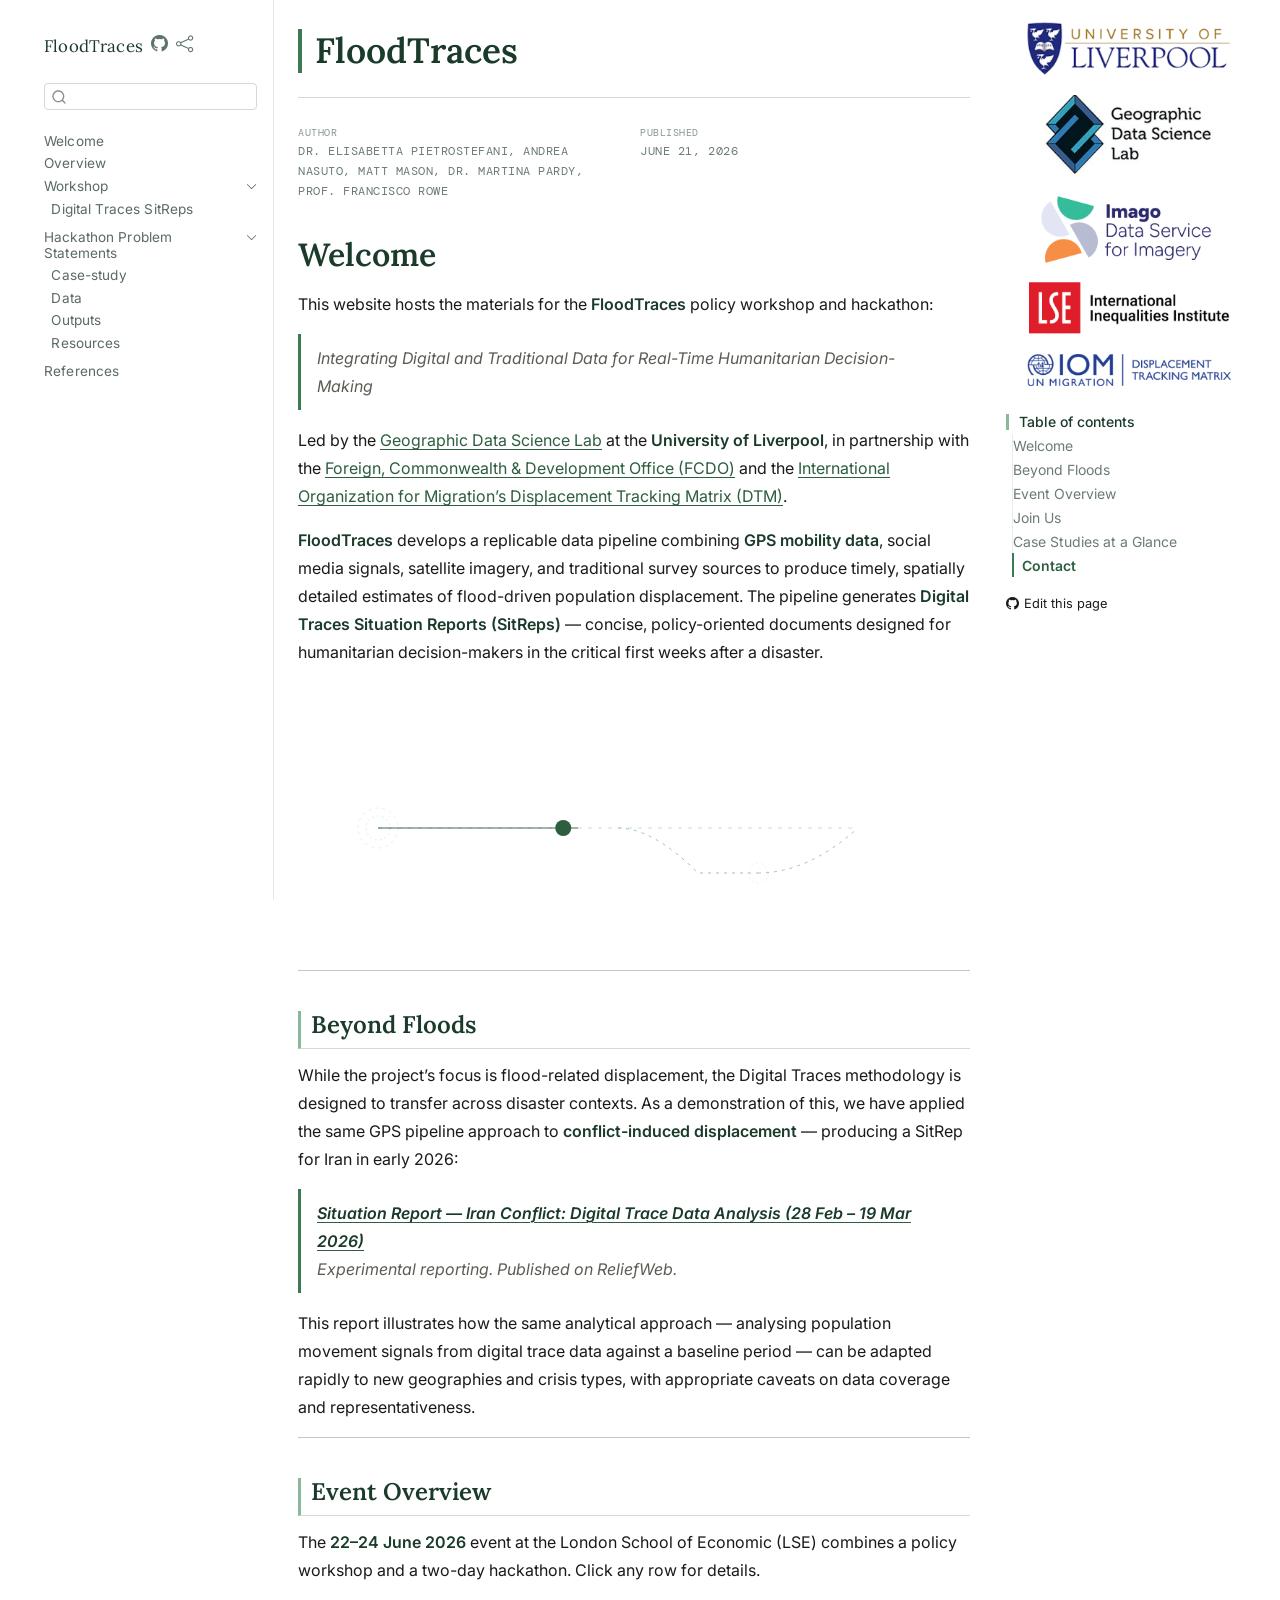
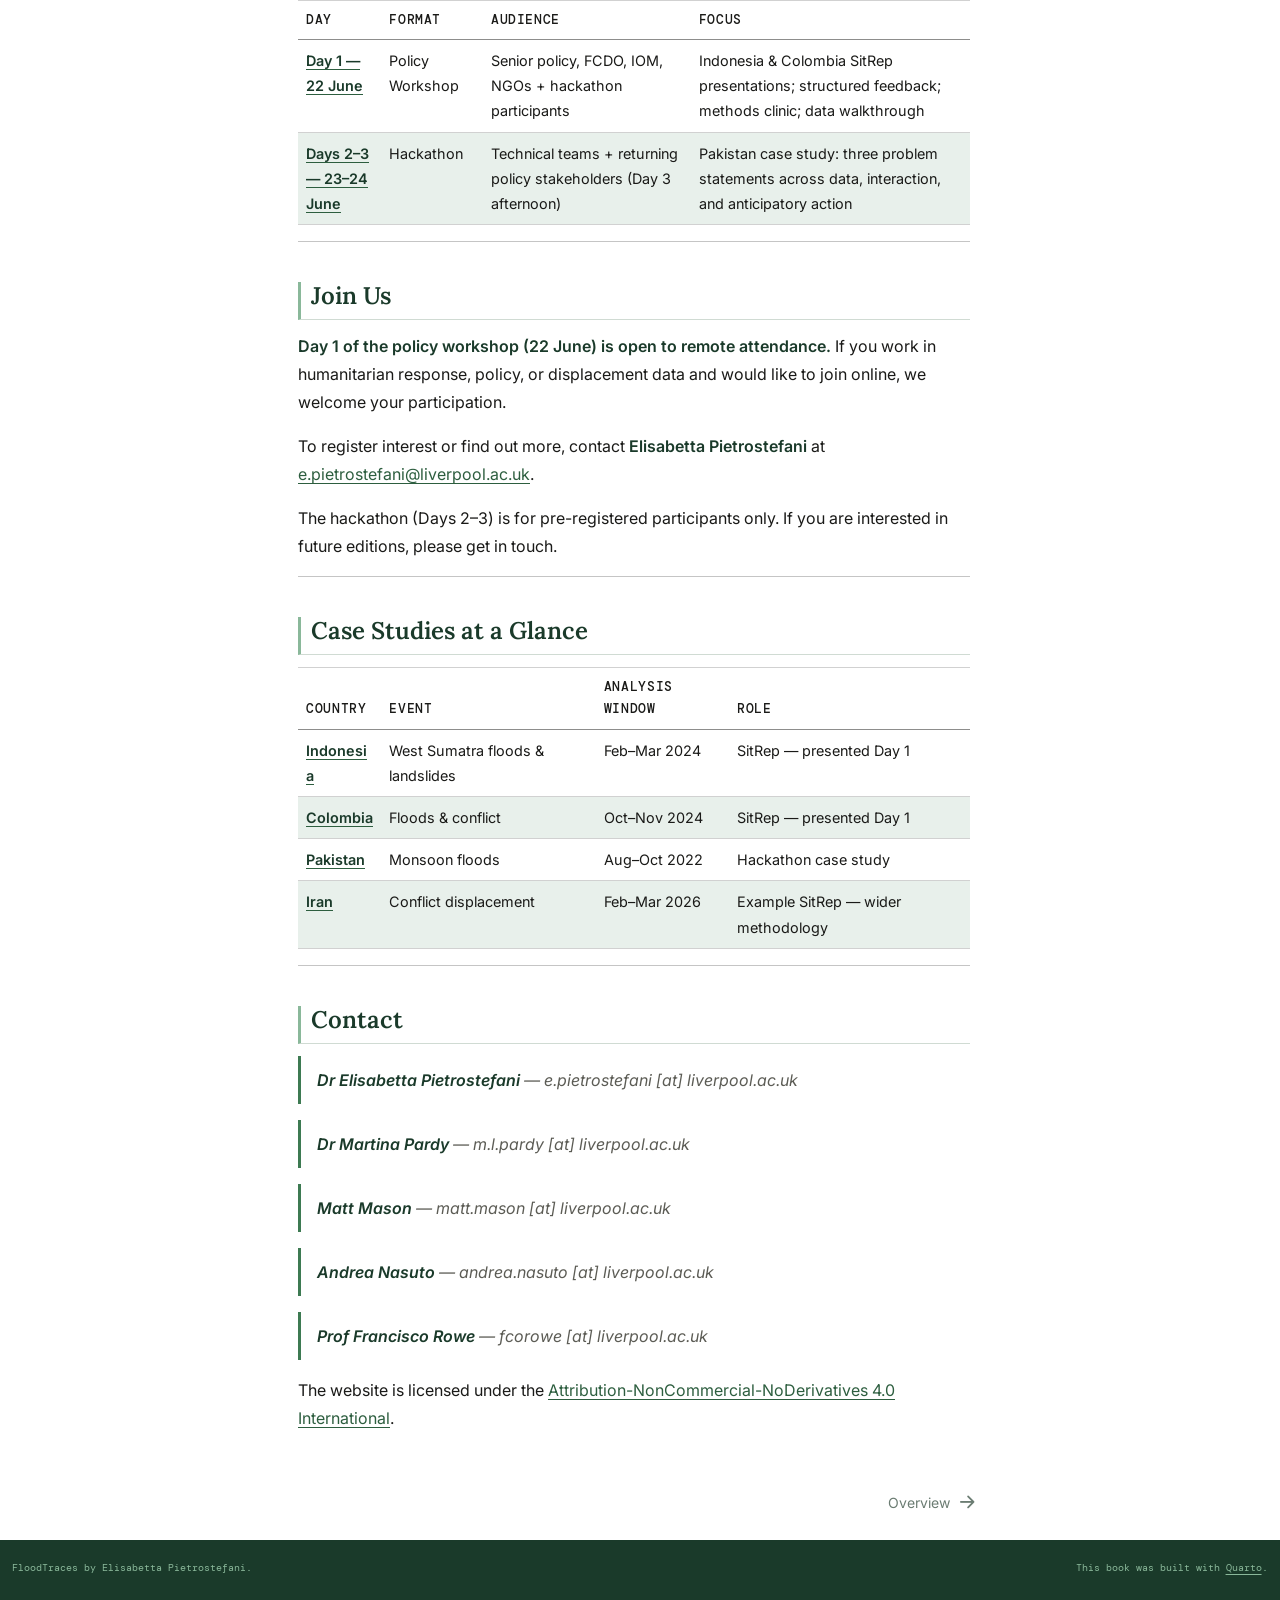
<file: docs/index.html>
<!DOCTYPE html>
<html xmlns="http://www.w3.org/1999/xhtml" lang="en" xml:lang="en"><head>

<meta charset="utf-8">
<meta name="generator" content="quarto-1.9.36">

<meta name="viewport" content="width=device-width, initial-scale=1.0, user-scalable=yes">

<meta name="author" content="Dr.&nbsp;Elisabetta Pietrostefani, Andrea Nasuto, Matt Mason, Dr.&nbsp;Martina Pardy, Prof.&nbsp;Francisco Rowe">
<meta name="dcterms.date" content="2026-06-21">

<title>FloodTraces</title>
<style>
/* Default styles provided by pandoc.
** See https://pandoc.org/MANUAL.html#variables-for-html for config info.
*/
code{white-space: pre-wrap;}
span.smallcaps{font-variant: small-caps;}
div.columns{display: flex; gap: min(4vw, 1.5em);}
div.column{flex: auto; overflow-x: auto;}
div.hanging-indent{margin-left: 1.5em; text-indent: -1.5em;}
ul.task-list{list-style: none;}
ul.task-list li input[type="checkbox"] {
  width: 0.8em;
  margin: 0 0.8em 0.2em -1em; /* quarto-specific, see https://github.com/quarto-dev/quarto-cli/issues/4556 */ 
  vertical-align: middle;
}
</style>


<script src="site_libs/quarto-nav/quarto-nav.js"></script>
<script src="site_libs/quarto-nav/headroom.min.js"></script>
<script src="site_libs/clipboard/clipboard.min.js"></script>
<script src="site_libs/quarto-search/autocomplete.umd.js"></script>
<script src="site_libs/quarto-search/fuse.min.js"></script>
<script src="site_libs/quarto-search/quarto-search.js"></script>
<meta name="quarto:offset" content="./">
<link href="./overview.html" rel="next">
<script src="site_libs/quarto-html/quarto.js" type="module"></script>
<script src="site_libs/quarto-html/tabsets/tabsets.js" type="module"></script>
<script src="site_libs/quarto-html/popper.min.js"></script>
<script src="site_libs/quarto-html/tippy.umd.min.js"></script>
<script src="site_libs/quarto-html/anchor.min.js"></script>
<link href="site_libs/quarto-html/tippy.css" rel="stylesheet">
<link href="site_libs/quarto-html/quarto-syntax-highlighting-737654a9ec85750b6a1f4449fea8f327.css" rel="stylesheet" id="quarto-text-highlighting-styles">
<script src="site_libs/bootstrap/bootstrap.min.js"></script>
<link href="site_libs/bootstrap/bootstrap-icons.css" rel="stylesheet">
<link href="site_libs/bootstrap/bootstrap-99d00ab0d9533f89b756c4f97bc18533.min.css" rel="stylesheet" append-hash="true" id="quarto-bootstrap" data-mode="light">
<script id="quarto-search-options" type="application/json">{
  "location": "sidebar",
  "copy-button": false,
  "collapse-after": 3,
  "panel-placement": "start",
  "type": "textbox",
  "limit": 50,
  "keyboard-shortcut": [
    "f",
    "/",
    "s"
  ],
  "show-item-context": false,
  "language": {
    "search-no-results-text": "No results",
    "search-matching-documents-text": "matching documents",
    "search-copy-link-title": "Copy link to search",
    "search-hide-matches-text": "Hide additional matches",
    "search-more-match-text": "more match in this document",
    "search-more-matches-text": "more matches in this document",
    "search-clear-button-title": "Clear",
    "search-text-placeholder": "",
    "search-detached-cancel-button-title": "Cancel",
    "search-submit-button-title": "Submit",
    "search-label": "Search"
  }
}</script>


<meta name="twitter:title" content="FloodTraces">
<meta name="twitter:description" content="">
<meta name="twitter:image" content="https://pietrostefani.github.io/pop-displacement-disaster/img/floodtraces_logo.svg">
<meta name="twitter:creator" content="@EPietrostefani">
<meta name="twitter:image:alt" content="FloodTraces logo: a point displaced by flooding and returning to origin">
<meta name="twitter:card" content="summary_large_image">
</head>

<body class="nav-sidebar floating quarto-light">

<div id="quarto-search-results"></div>
  <header id="quarto-header" class="headroom fixed-top">
  <nav class="quarto-secondary-nav">
    <div class="container-fluid d-flex">
      <button type="button" class="quarto-btn-toggle btn" data-bs-toggle="collapse" role="button" data-bs-target=".quarto-sidebar-collapse-item" aria-controls="quarto-sidebar" aria-expanded="false" aria-label="Toggle sidebar navigation" onclick="if (window.quartoToggleHeadroom) { window.quartoToggleHeadroom(); }">
        <i class="bi bi-layout-text-sidebar-reverse"></i>
      </button>
        <nav class="quarto-page-breadcrumbs" aria-label="breadcrumb"><ol class="breadcrumb"><li class="breadcrumb-item"><a href="./index.html">Welcome</a></li></ol></nav>
        <a class="flex-grow-1" role="navigation" data-bs-toggle="collapse" data-bs-target=".quarto-sidebar-collapse-item" aria-controls="quarto-sidebar" aria-expanded="false" aria-label="Toggle sidebar navigation" onclick="if (window.quartoToggleHeadroom) { window.quartoToggleHeadroom(); }">      
        </a>
      <button type="button" class="btn quarto-search-button" aria-label="Search" onclick="window.quartoOpenSearch();">
        <i class="bi bi-search"></i>
      </button>
    </div>
  </nav>
</header>
<!-- content -->
<div id="quarto-content" class="quarto-container page-columns page-rows-contents page-layout-article">
<!-- sidebar -->
  <nav id="quarto-sidebar" class="sidebar collapse collapse-horizontal quarto-sidebar-collapse-item sidebar-navigation floating overflow-auto">
    <div class="pt-lg-2 mt-2 text-left sidebar-header">
    <div class="sidebar-title mb-0 py-0">
      <a href="./">FloodTraces</a> 
        <div class="sidebar-tools-main">
    <a href="https://github.com/pietrostefani/pop-displacement-disaster" title="Source Code" class="quarto-navigation-tool px-1" aria-label="Source Code"><i class="bi bi-github"></i></a>
    <div class="dropdown">
      <a href="" title="Share" id="quarto-navigation-tool-dropdown-0" class="quarto-navigation-tool dropdown-toggle px-1" data-bs-toggle="dropdown" aria-expanded="false" role="link" aria-label="Share"><i class="bi bi-share"></i></a>
      <ul class="dropdown-menu" aria-labelledby="quarto-navigation-tool-dropdown-0">
          <li>
            <a class="dropdown-item sidebar-tools-main-item" href="https://twitter.com/intent/tweet?url=|url|">
              <i class="bi bi-twitter pe-1"></i>
            Twitter
            </a>
          </li>
          <li>
            <a class="dropdown-item sidebar-tools-main-item" href="https://www.facebook.com/sharer/sharer.php?u=|url|">
              <i class="bi bi-facebook pe-1"></i>
            Facebook
            </a>
          </li>
      </ul>
    </div>
</div>
    </div>
      </div>
        <div class="mt-2 flex-shrink-0 align-items-center">
        <div class="sidebar-search">
        <div id="quarto-search" class="" title="Search"></div>
        </div>
        </div>
    <div class="sidebar-menu-container"> 
    <ul class="list-unstyled mt-1">
        <li class="sidebar-item">
  <div class="sidebar-item-container"> 
  <a href="./index.html" class="sidebar-item-text sidebar-link active">
 <span class="menu-text">Welcome</span></a>
  </div>
</li>
        <li class="sidebar-item">
  <div class="sidebar-item-container"> 
  <a href="./overview.html" class="sidebar-item-text sidebar-link">
 <span class="menu-text">Overview</span></a>
  </div>
</li>
        <li class="sidebar-item sidebar-item-section">
      <div class="sidebar-item-container"> 
            <a href="./workshop.html" class="sidebar-item-text sidebar-link">
 <span class="menu-text">Workshop</span></a>
          <a class="sidebar-item-toggle text-start" data-bs-toggle="collapse" data-bs-target="#quarto-sidebar-section-1" role="navigation" aria-expanded="true" aria-label="Toggle section">
            <i class="bi bi-chevron-right ms-2"></i>
          </a> 
      </div>
      <ul id="quarto-sidebar-section-1" class="collapse list-unstyled sidebar-section depth1 show">  
          <li class="sidebar-item">
  <div class="sidebar-item-container"> 
  <a href="./researchareas.html" class="sidebar-item-text sidebar-link">
 <span class="menu-text">Digital Traces SitReps</span></a>
  </div>
</li>
      </ul>
  </li>
        <li class="sidebar-item sidebar-item-section">
      <div class="sidebar-item-container"> 
            <a href="./probstatement.html" class="sidebar-item-text sidebar-link">
 <span class="menu-text">Hackathon Problem Statements</span></a>
          <a class="sidebar-item-toggle text-start" data-bs-toggle="collapse" data-bs-target="#quarto-sidebar-section-2" role="navigation" aria-expanded="true" aria-label="Toggle section">
            <i class="bi bi-chevron-right ms-2"></i>
          </a> 
      </div>
      <ul id="quarto-sidebar-section-2" class="collapse list-unstyled sidebar-section depth1 show">  
          <li class="sidebar-item">
  <div class="sidebar-item-container"> 
  <a href="./casestudy.html" class="sidebar-item-text sidebar-link">
 <span class="menu-text">Case-study</span></a>
  </div>
</li>
          <li class="sidebar-item">
  <div class="sidebar-item-container"> 
  <a href="./datasets.html" class="sidebar-item-text sidebar-link">
 <span class="menu-text">Data</span></a>
  </div>
</li>
          <li class="sidebar-item">
  <div class="sidebar-item-container"> 
  <a href="./output.html" class="sidebar-item-text sidebar-link">
 <span class="menu-text">Outputs</span></a>
  </div>
</li>
          <li class="sidebar-item">
  <div class="sidebar-item-container"> 
  <a href="./resources.html" class="sidebar-item-text sidebar-link">
 <span class="menu-text">Resources</span></a>
  </div>
</li>
      </ul>
  </li>
        <li class="sidebar-item">
  <div class="sidebar-item-container"> 
  <a href="./references.html" class="sidebar-item-text sidebar-link">
 <span class="menu-text">References</span></a>
  </div>
</li>
    </ul>
    </div>
</nav>
<div id="quarto-sidebar-glass" class="quarto-sidebar-collapse-item" data-bs-toggle="collapse" data-bs-target=".quarto-sidebar-collapse-item"></div>
<!-- margin-sidebar -->
    <div id="quarto-margin-sidebar" class="sidebar margin-sidebar"><div class="quarto-margin-header"><div class="margin-header-item">
<p><img src="./logos_web.png" class="img-fluid"></p>
</div></div>
        <nav id="TOC" role="doc-toc" class="toc-active">
    <h2 id="toc-title">Table of contents</h2>
   
  <ul>
  <li><a href="#welcome" id="toc-welcome" class="nav-link active" data-scroll-target="#welcome">Welcome</a>
  <ul class="collapse">
  <li><a href="#beyond-floods" id="toc-beyond-floods" class="nav-link" data-scroll-target="#beyond-floods">Beyond Floods</a></li>
  <li><a href="#event-overview" id="toc-event-overview" class="nav-link" data-scroll-target="#event-overview">Event Overview</a></li>
  <li><a href="#join-us" id="toc-join-us" class="nav-link" data-scroll-target="#join-us">Join Us</a></li>
  <li><a href="#case-studies-at-a-glance" id="toc-case-studies-at-a-glance" class="nav-link" data-scroll-target="#case-studies-at-a-glance">Case Studies at a Glance</a></li>
  <li><a href="#contact" id="toc-contact" class="nav-link" data-scroll-target="#contact">Contact</a></li>
  </ul></li>
  </ul>
<div class="toc-actions"><ul><li><a href="https://github.com/pietrostefani/pop-displacement-disaster/edit/main/index.qmd" class="toc-action"><i class="bi bi-github"></i>Edit this page</a></li></ul></div></nav>
    </div>
<!-- main -->
<main class="content" id="quarto-document-content">

<header id="title-block-header" class="quarto-title-block default">
<div class="quarto-title">
<h1 class="title">FloodTraces</h1>
</div>



<div class="quarto-title-meta">

    <div>
    <div class="quarto-title-meta-heading">Author</div>
    <div class="quarto-title-meta-contents">
             <p>Dr.&nbsp;Elisabetta Pietrostefani, Andrea Nasuto, Matt Mason, Dr.&nbsp;Martina Pardy, Prof.&nbsp;Francisco Rowe </p>
          </div>
  </div>
    
    <div>
    <div class="quarto-title-meta-heading">Published</div>
    <div class="quarto-title-meta-contents">
      <p class="date">June 21, 2026</p>
    </div>
  </div>
  
    
  </div>
  


</header>


<section id="welcome" class="level1 unnumbered">
<h1 class="unnumbered">Welcome</h1>
<p>This website hosts the materials for the <strong>FloodTraces</strong> policy workshop and hackathon:</p>
<blockquote class="blockquote">
<p><em>Integrating Digital and Traditional Data for Real-Time Humanitarian Decision-Making</em></p>
</blockquote>
<p>Led by the <a href="https://www.liverpool.ac.uk/geographic-data-science/">Geographic Data Science Lab</a> at the <strong>University of Liverpool</strong>, in partnership with the <a href="https://www.gov.uk/government/organisations/foreign-commonwealth-development-office">Foreign, Commonwealth &amp; Development Office (FCDO)</a> and the <a href="https://dtm.iom.int/">International Organization for Migration’s Displacement Tracking Matrix (DTM)</a>.</p>
<p><strong>FloodTraces</strong> develops a replicable data pipeline combining <strong>GPS mobility data</strong>, social media signals, satellite imagery, and traditional survey sources to produce timely, spatially detailed estimates of flood-driven population displacement. The pipeline generates <strong>Digital Traces Situation Reports (SitReps)</strong> — concise, policy-oriented documents designed for humanitarian decision-makers in the critical first weeks after a disaster.</p>
<div style="text-align: center; margin: 2rem 0;">
<p><img src="img/floodtraces_logo.svg" width="680" alt="FloodTraces logo: a point displaced by flooding and returning to origin"></p>
</div>
<hr>
<section id="beyond-floods" class="level2 unnumbered">
<h2 class="unnumbered anchored" data-anchor-id="beyond-floods">Beyond Floods</h2>
<p>While the project’s focus is flood-related displacement, the Digital Traces methodology is designed to transfer across disaster contexts. As a demonstration of this, we have applied the same GPS pipeline approach to <strong>conflict-induced displacement</strong> — producing a SitRep for Iran in early 2026:</p>
<blockquote class="blockquote">
<p><a href="https://reliefweb.int/report/iran-islamic-republic/situation-report-iran-conflict-digital-trace-data-analysis-experimental-reporting-period-28th-february-2026-19th-march-2026"><strong>Situation Report — Iran Conflict: Digital Trace Data Analysis (28 Feb – 19 Mar 2026)</strong></a><br>
<em>Experimental reporting. Published on ReliefWeb.</em></p>
</blockquote>
<p>This report illustrates how the same analytical approach — analysing population movement signals from digital trace data against a baseline period — can be adapted rapidly to new geographies and crisis types, with appropriate caveats on data coverage and representativeness.</p>
<hr>
</section>
<section id="event-overview" class="level2 unnumbered">
<h2 class="unnumbered anchored" data-anchor-id="event-overview">Event Overview</h2>
<p>The <strong>22–24 June 2026</strong> event at the London School of Economic (LSE) combines a policy workshop and a two-day hackathon. Click any row for details.</p>
<table class="caption-top table">
<thead>
<tr class="header">
<th>Day</th>
<th>Format</th>
<th>Audience</th>
<th>Focus</th>
</tr>
</thead>
<tbody>
<tr class="odd">
<td><a href="./workshop.html"><strong>Day 1 — 22 June</strong></a></td>
<td>Policy Workshop</td>
<td>Senior policy, FCDO, IOM, NGOs + hackathon participants</td>
<td>Indonesia &amp; Colombia SitRep presentations; structured feedback; methods clinic; data walkthrough</td>
</tr>
<tr class="even">
<td><a href="./workshop.html"><strong>Days 2–3 — 23–24 June</strong></a></td>
<td>Hackathon</td>
<td>Technical teams + returning policy stakeholders (Day 3 afternoon)</td>
<td>Pakistan case study: three problem statements across data, interaction, and anticipatory action</td>
</tr>
</tbody>
</table>
<hr>
</section>
<section id="join-us" class="level2 unnumbered">
<h2 class="unnumbered anchored" data-anchor-id="join-us">Join Us</h2>
<p><strong>Day 1 of the policy workshop (22 June) is open to remote attendance.</strong> If you work in humanitarian response, policy, or displacement data and would like to join online, we welcome your participation.</p>
<p>To register interest or find out more, contact <strong>Elisabetta Pietrostefani</strong> at <a href="mailto:e.pietrostefani@liverpool.ac.uk">e.pietrostefani@liverpool.ac.uk</a>.</p>
<p>The hackathon (Days 2–3) is for pre-registered participants only. If you are interested in future editions, please get in touch.</p>
<hr>
</section>
<section id="case-studies-at-a-glance" class="level2 unnumbered">
<h2 class="unnumbered anchored" data-anchor-id="case-studies-at-a-glance">Case Studies at a Glance</h2>
<table class="caption-top table">
<thead>
<tr class="header">
<th>Country</th>
<th>Event</th>
<th>Analysis Window</th>
<th>Role</th>
</tr>
</thead>
<tbody>
<tr class="odd">
<td><a href="./researchareas.html"><strong>Indonesia</strong></a></td>
<td>West Sumatra floods &amp; landslides</td>
<td>Feb–Mar 2024</td>
<td>SitRep — presented Day 1</td>
</tr>
<tr class="even">
<td><a href="./researchareas.html"><strong>Colombia</strong></a></td>
<td>Floods &amp; conflict</td>
<td>Oct–Nov 2024</td>
<td>SitRep — presented Day 1</td>
</tr>
<tr class="odd">
<td><a href="./researchareas.html"><strong>Pakistan</strong></a></td>
<td>Monsoon floods</td>
<td>Aug–Oct 2022</td>
<td>Hackathon case study</td>
</tr>
<tr class="even">
<td><a href="https://reliefweb.int/report/iran-islamic-republic/situation-report-iran-conflict-digital-trace-data-analysis-experimental-reporting-period-28th-february-2026-19th-march-2026"><strong>Iran</strong></a></td>
<td>Conflict displacement</td>
<td>Feb–Mar 2026</td>
<td>Example SitRep — wider methodology</td>
</tr>
</tbody>
</table>
<hr>
</section>
<section id="contact" class="level2 unnumbered">
<h2 class="unnumbered anchored" data-anchor-id="contact">Contact</h2>
<blockquote class="blockquote">
<p><strong>Dr Elisabetta Pietrostefani</strong> — e.pietrostefani [at] liverpool.ac.uk</p>
</blockquote>
<blockquote class="blockquote">
<p><strong>Dr Martina Pardy</strong> — m.l.pardy [at] liverpool.ac.uk</p>
</blockquote>
<blockquote class="blockquote">
<p><strong>Matt Mason</strong> — matt.mason [at] liverpool.ac.uk</p>
</blockquote>
<blockquote class="blockquote">
<p><strong>Andrea Nasuto</strong> — andrea.nasuto [at] liverpool.ac.uk</p>
</blockquote>
<blockquote class="blockquote">
<p><strong>Prof Francisco Rowe</strong> — fcorowe [at] liverpool.ac.uk</p>
</blockquote>
<p>The website is licensed under the <a href="https://creativecommons.org/licenses/by-nc-nd/4.0/">Attribution-NonCommercial-NoDerivatives 4.0 International</a>.</p>


</section>
</section>

</main> <!-- /main -->
<script id="quarto-html-after-body" type="application/javascript">
  window.document.addEventListener("DOMContentLoaded", function (event) {
    const icon = "";
    const anchorJS = new window.AnchorJS();
    anchorJS.options = {
      placement: 'right',
      icon: icon
    };
    anchorJS.add('.anchored');
    const isCodeAnnotation = (el) => {
      for (const clz of el.classList) {
        if (clz.startsWith('code-annotation-')) {                     
          return true;
        }
      }
      return false;
    }
    const onCopySuccess = function(e) {
      // button target
      const button = e.trigger;
      // don't keep focus
      button.blur();
      // flash "checked"
      button.classList.add('code-copy-button-checked');
      var currentTitle = button.getAttribute("title");
      button.setAttribute("title", "Copied!");
      let tooltip;
      if (window.bootstrap) {
        button.setAttribute("data-bs-toggle", "tooltip");
        button.setAttribute("data-bs-placement", "left");
        button.setAttribute("data-bs-title", "Copied!");
        tooltip = new bootstrap.Tooltip(button, 
          { trigger: "manual", 
            customClass: "code-copy-button-tooltip",
            offset: [0, -8]});
        tooltip.show();    
      }
      setTimeout(function() {
        if (tooltip) {
          tooltip.hide();
          button.removeAttribute("data-bs-title");
          button.removeAttribute("data-bs-toggle");
          button.removeAttribute("data-bs-placement");
        }
        button.setAttribute("title", currentTitle);
        button.classList.remove('code-copy-button-checked');
      }, 1000);
      // clear code selection
      e.clearSelection();
    }
    const getTextToCopy = function(trigger) {
      const outerScaffold = trigger.parentElement.cloneNode(true);
      const codeEl = outerScaffold.querySelector('code');
      for (const childEl of codeEl.children) {
        if (isCodeAnnotation(childEl)) {
          childEl.remove();
        }
      }
      return codeEl.innerText;
    }
    const clipboard = new window.ClipboardJS('.code-copy-button:not([data-in-quarto-modal])', {
      text: getTextToCopy
    });
    clipboard.on('success', onCopySuccess);
    if (window.document.getElementById('quarto-embedded-source-code-modal')) {
      const clipboardModal = new window.ClipboardJS('.code-copy-button[data-in-quarto-modal]', {
        text: getTextToCopy,
        container: window.document.getElementById('quarto-embedded-source-code-modal')
      });
      clipboardModal.on('success', onCopySuccess);
    }
      var localhostRegex = new RegExp(/^(?:http|https):\/\/localhost\:?[0-9]*\//);
      var mailtoRegex = new RegExp(/^mailto:/);
        var filterRegex = new RegExp("https:\/\/pietrostefani\.github\.io\/pop-displacement-disaster");
      var isInternal = (href) => {
          return filterRegex.test(href) || localhostRegex.test(href) || mailtoRegex.test(href);
      }
      // Inspect non-navigation links and adorn them if external
     var links = window.document.querySelectorAll('a[href]:not(.nav-link):not(.navbar-brand):not(.toc-action):not(.sidebar-link):not(.sidebar-item-toggle):not(.pagination-link):not(.no-external):not([aria-hidden]):not(.dropdown-item):not(.quarto-navigation-tool):not(.about-link)');
      for (var i=0; i<links.length; i++) {
        const link = links[i];
        if (!isInternal(link.href)) {
          // undo the damage that might have been done by quarto-nav.js in the case of
          // links that we want to consider external
          if (link.dataset.originalHref !== undefined) {
            link.href = link.dataset.originalHref;
          }
        }
      }
    function tippyHover(el, contentFn, onTriggerFn, onUntriggerFn) {
      const config = {
        allowHTML: true,
        maxWidth: 500,
        delay: 100,
        arrow: false,
        appendTo: function(el) {
            return el.parentElement;
        },
        interactive: true,
        interactiveBorder: 10,
        theme: 'quarto',
        placement: 'bottom-start',
      };
      if (contentFn) {
        config.content = contentFn;
      }
      if (onTriggerFn) {
        config.onTrigger = onTriggerFn;
      }
      if (onUntriggerFn) {
        config.onUntrigger = onUntriggerFn;
      }
      window.tippy(el, config); 
    }
    const noterefs = window.document.querySelectorAll('a[role="doc-noteref"]');
    for (var i=0; i<noterefs.length; i++) {
      const ref = noterefs[i];
      tippyHover(ref, function() {
        // use id or data attribute instead here
        let href = ref.getAttribute('data-footnote-href') || ref.getAttribute('href');
        try { href = new URL(href).hash; } catch {}
        const id = href.replace(/^#\/?/, "");
        const note = window.document.getElementById(id);
        if (note) {
          return note.innerHTML;
        } else {
          return "";
        }
      });
    }
    const xrefs = window.document.querySelectorAll('a.quarto-xref');
    const processXRef = (id, note) => {
      // Strip column container classes
      const stripColumnClz = (el) => {
        el.classList.remove("page-full", "page-columns");
        if (el.children) {
          for (const child of el.children) {
            stripColumnClz(child);
          }
        }
      }
      stripColumnClz(note)
      if (id === null || id.startsWith('sec-')) {
        // Special case sections, only their first couple elements
        const container = document.createElement("div");
        if (note.children && note.children.length > 2) {
          container.appendChild(note.children[0].cloneNode(true));
          for (let i = 1; i < note.children.length; i++) {
            const child = note.children[i];
            if (child.tagName === "P" && child.innerText === "") {
              continue;
            } else {
              container.appendChild(child.cloneNode(true));
              break;
            }
          }
          if (window.Quarto?.typesetMath) {
            window.Quarto.typesetMath(container);
          }
          return container.innerHTML
        } else {
          if (window.Quarto?.typesetMath) {
            window.Quarto.typesetMath(note);
          }
          return note.innerHTML;
        }
      } else {
        // Remove any anchor links if they are present
        const anchorLink = note.querySelector('a.anchorjs-link');
        if (anchorLink) {
          anchorLink.remove();
        }
        if (window.Quarto?.typesetMath) {
          window.Quarto.typesetMath(note);
        }
        if (note.classList.contains("callout")) {
          return note.outerHTML;
        } else {
          return note.innerHTML;
        }
      }
    }
    for (var i=0; i<xrefs.length; i++) {
      const xref = xrefs[i];
      tippyHover(xref, undefined, function(instance) {
        instance.disable();
        let url = xref.getAttribute('href');
        let hash = undefined; 
        if (url.startsWith('#')) {
          hash = url;
        } else {
          try { hash = new URL(url).hash; } catch {}
        }
        if (hash) {
          const id = hash.replace(/^#\/?/, "");
          const note = window.document.getElementById(id);
          if (note !== null) {
            try {
              const html = processXRef(id, note.cloneNode(true));
              instance.setContent(html);
            } finally {
              instance.enable();
              instance.show();
            }
          } else {
            // See if we can fetch this
            fetch(url.split('#')[0])
            .then(res => res.text())
            .then(html => {
              const parser = new DOMParser();
              const htmlDoc = parser.parseFromString(html, "text/html");
              const note = htmlDoc.getElementById(id);
              if (note !== null) {
                const html = processXRef(id, note);
                instance.setContent(html);
              } 
            }).finally(() => {
              instance.enable();
              instance.show();
            });
          }
        } else {
          // See if we can fetch a full url (with no hash to target)
          // This is a special case and we should probably do some content thinning / targeting
          fetch(url)
          .then(res => res.text())
          .then(html => {
            const parser = new DOMParser();
            const htmlDoc = parser.parseFromString(html, "text/html");
            const note = htmlDoc.querySelector('main.content');
            if (note !== null) {
              // This should only happen for chapter cross references
              // (since there is no id in the URL)
              // remove the first header
              if (note.children.length > 0 && note.children[0].tagName === "HEADER") {
                note.children[0].remove();
              }
              const html = processXRef(null, note);
              instance.setContent(html);
            } 
          }).finally(() => {
            instance.enable();
            instance.show();
          });
        }
      }, function(instance) {
      });
    }
        let selectedAnnoteEl;
        const selectorForAnnotation = ( cell, annotation) => {
          let cellAttr = 'data-code-cell="' + cell + '"';
          let lineAttr = 'data-code-annotation="' +  annotation + '"';
          const selector = 'span[' + cellAttr + '][' + lineAttr + ']';
          return selector;
        }
        const selectCodeLines = (annoteEl) => {
          const doc = window.document;
          const targetCell = annoteEl.getAttribute("data-target-cell");
          const targetAnnotation = annoteEl.getAttribute("data-target-annotation");
          const annoteSpan = window.document.querySelector(selectorForAnnotation(targetCell, targetAnnotation));
          const lines = annoteSpan.getAttribute("data-code-lines").split(",");
          const lineIds = lines.map((line) => {
            return targetCell + "-" + line;
          })
          let top = null;
          let height = null;
          let parent = null;
          if (lineIds.length > 0) {
              //compute the position of the single el (top and bottom and make a div)
              const el = window.document.getElementById(lineIds[0]);
              top = el.offsetTop;
              height = el.offsetHeight;
              parent = el.parentElement.parentElement;
            if (lineIds.length > 1) {
              const lastEl = window.document.getElementById(lineIds[lineIds.length - 1]);
              const bottom = lastEl.offsetTop + lastEl.offsetHeight;
              height = bottom - top;
            }
            if (top !== null && height !== null && parent !== null) {
              // cook up a div (if necessary) and position it 
              let div = window.document.getElementById("code-annotation-line-highlight");
              if (div === null) {
                div = window.document.createElement("div");
                div.setAttribute("id", "code-annotation-line-highlight");
                div.style.position = 'absolute';
                parent.appendChild(div);
              }
              div.style.top = top - 2 + "px";
              div.style.height = height + 4 + "px";
              div.style.left = 0;
              let gutterDiv = window.document.getElementById("code-annotation-line-highlight-gutter");
              if (gutterDiv === null) {
                gutterDiv = window.document.createElement("div");
                gutterDiv.setAttribute("id", "code-annotation-line-highlight-gutter");
                gutterDiv.style.position = 'absolute';
                const codeCell = window.document.getElementById(targetCell);
                const gutter = codeCell.querySelector('.code-annotation-gutter');
                gutter.appendChild(gutterDiv);
              }
              gutterDiv.style.top = top - 2 + "px";
              gutterDiv.style.height = height + 4 + "px";
            }
            selectedAnnoteEl = annoteEl;
          }
        };
        const unselectCodeLines = () => {
          const elementsIds = ["code-annotation-line-highlight", "code-annotation-line-highlight-gutter"];
          elementsIds.forEach((elId) => {
            const div = window.document.getElementById(elId);
            if (div) {
              div.remove();
            }
          });
          selectedAnnoteEl = undefined;
        };
          // Handle positioning of the toggle
      window.addEventListener(
        "resize",
        throttle(() => {
          elRect = undefined;
          if (selectedAnnoteEl) {
            selectCodeLines(selectedAnnoteEl);
          }
        }, 10)
      );
      function throttle(fn, ms) {
      let throttle = false;
      let timer;
        return (...args) => {
          if(!throttle) { // first call gets through
              fn.apply(this, args);
              throttle = true;
          } else { // all the others get throttled
              if(timer) clearTimeout(timer); // cancel #2
              timer = setTimeout(() => {
                fn.apply(this, args);
                timer = throttle = false;
              }, ms);
          }
        };
      }
        // Attach click handler to the DT
        const annoteDls = window.document.querySelectorAll('dt[data-target-cell]');
        for (const annoteDlNode of annoteDls) {
          annoteDlNode.addEventListener('click', (event) => {
            const clickedEl = event.target;
            if (clickedEl !== selectedAnnoteEl) {
              unselectCodeLines();
              const activeEl = window.document.querySelector('dt[data-target-cell].code-annotation-active');
              if (activeEl) {
                activeEl.classList.remove('code-annotation-active');
              }
              selectCodeLines(clickedEl);
              clickedEl.classList.add('code-annotation-active');
            } else {
              // Unselect the line
              unselectCodeLines();
              clickedEl.classList.remove('code-annotation-active');
            }
          });
        }
    const findCites = (el) => {
      const parentEl = el.parentElement;
      if (parentEl) {
        const cites = parentEl.dataset.cites;
        if (cites) {
          return {
            el,
            cites: cites.split(' ')
          };
        } else {
          return findCites(el.parentElement)
        }
      } else {
        return undefined;
      }
    };
    var bibliorefs = window.document.querySelectorAll('a[role="doc-biblioref"]');
    for (var i=0; i<bibliorefs.length; i++) {
      const ref = bibliorefs[i];
      const citeInfo = findCites(ref);
      if (citeInfo) {
        tippyHover(citeInfo.el, function() {
          var popup = window.document.createElement('div');
          citeInfo.cites.forEach(function(cite) {
            var citeDiv = window.document.createElement('div');
            citeDiv.classList.add('hanging-indent');
            citeDiv.classList.add('csl-entry');
            var biblioDiv = window.document.getElementById('ref-' + cite);
            if (biblioDiv) {
              citeDiv.innerHTML = biblioDiv.innerHTML;
            }
            popup.appendChild(citeDiv);
          });
          return popup.innerHTML;
        });
      }
    }
  });
  </script>
<nav class="page-navigation">
  <div class="nav-page nav-page-previous">
  </div>
  <div class="nav-page nav-page-next">
      <a href="./overview.html" class="pagination-link" aria-label="Overview">
        <span class="nav-page-text">Overview</span> <i class="bi bi-arrow-right-short"></i>
      </a>
  </div>
</nav>
</div> <!-- /content -->
<footer class="footer">
  <div class="nav-footer">
    <div class="nav-footer-left">
<p>FloodTraces by Elisabetta Pietrostefani.</p>
</div>   
    <div class="nav-footer-center">
      &nbsp;
    <div class="toc-actions d-sm-block d-md-none"><ul><li><a href="https://github.com/pietrostefani/pop-displacement-disaster/edit/main/index.qmd" class="toc-action"><i class="bi bi-github"></i>Edit this page</a></li></ul></div></div>
    <div class="nav-footer-right">
<p>This book was built with <a href="https://quarto.org/">Quarto</a>.</p>
</div>
  </div>
</footer>




</body></html>
</file>
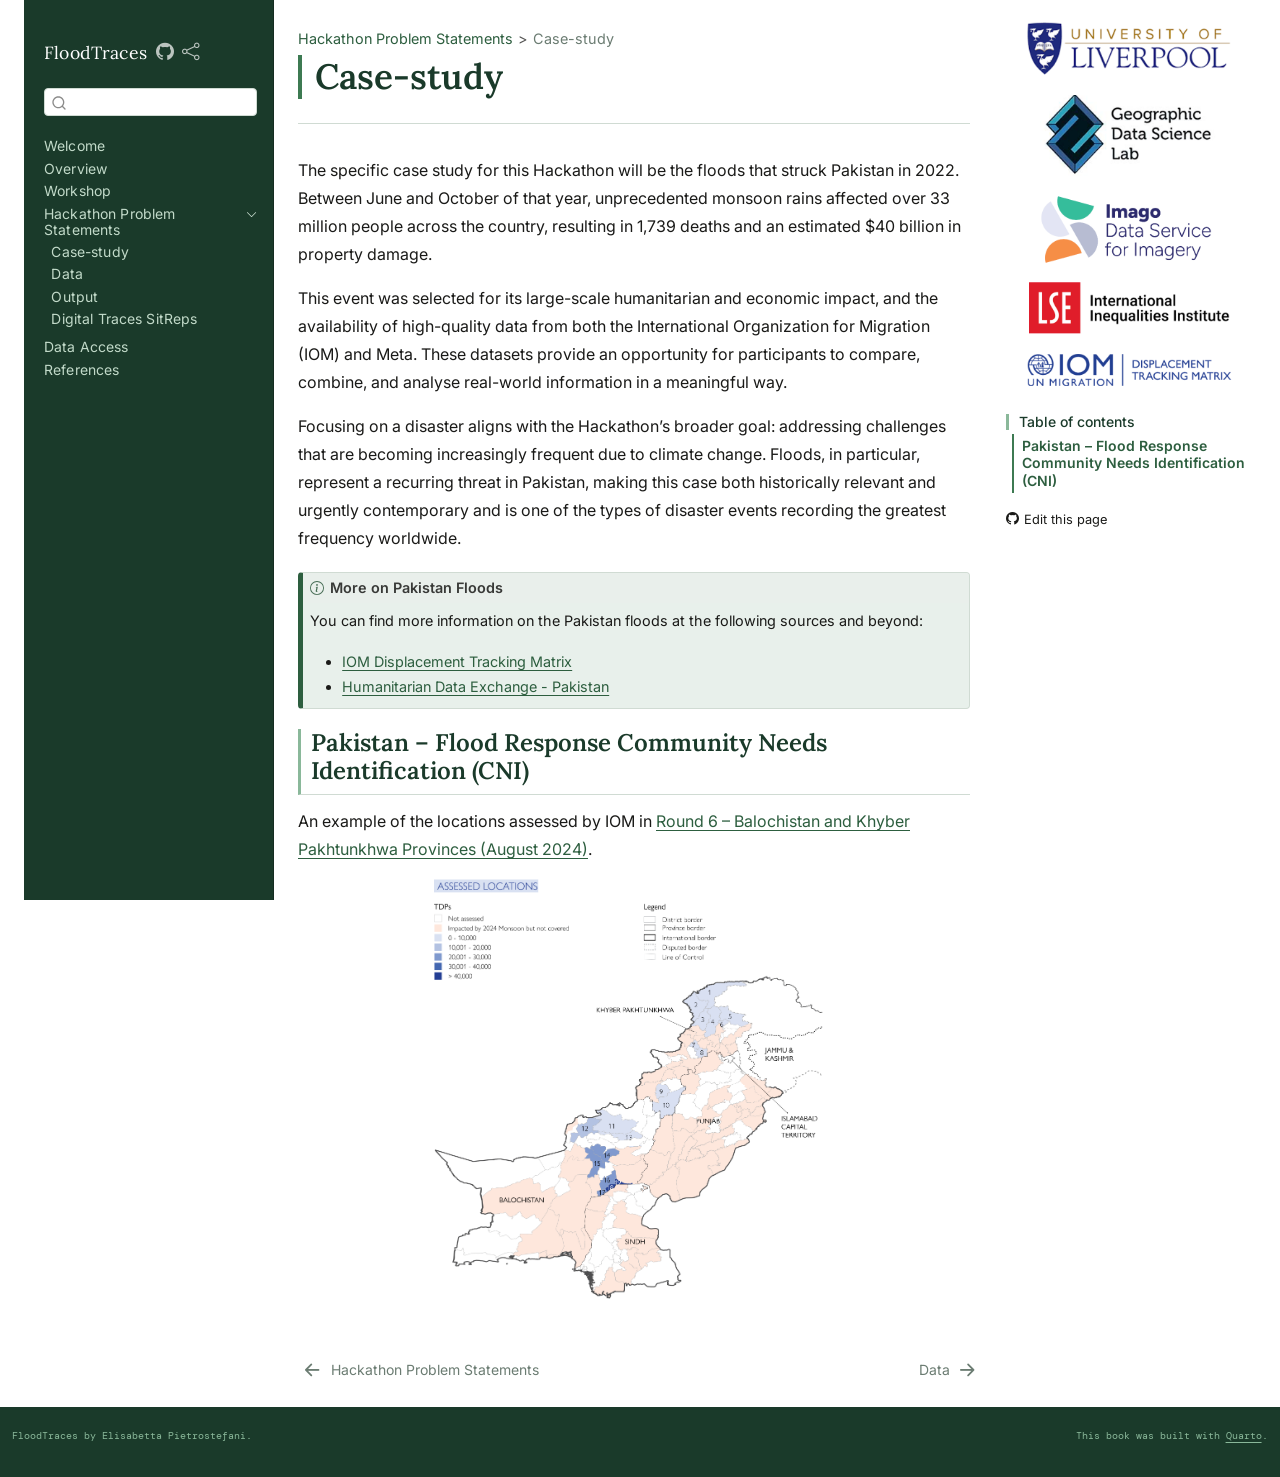
<file: docs/casestudy.html>
<!DOCTYPE html>
<html xmlns="http://www.w3.org/1999/xhtml" lang="en" xml:lang="en"><head>

<meta charset="utf-8">
<meta name="generator" content="quarto-1.8.25">

<meta name="viewport" content="width=device-width, initial-scale=1.0, user-scalable=yes">


<title>Case-study – FloodTraces</title>
<style>
code{white-space: pre-wrap;}
span.smallcaps{font-variant: small-caps;}
div.columns{display: flex; gap: min(4vw, 1.5em);}
div.column{flex: auto; overflow-x: auto;}
div.hanging-indent{margin-left: 1.5em; text-indent: -1.5em;}
ul.task-list{list-style: none;}
ul.task-list li input[type="checkbox"] {
  width: 0.8em;
  margin: 0 0.8em 0.2em -1em; /* quarto-specific, see https://github.com/quarto-dev/quarto-cli/issues/4556 */ 
  vertical-align: middle;
}
</style>


<script src="site_libs/quarto-nav/quarto-nav.js"></script>
<script src="site_libs/quarto-nav/headroom.min.js"></script>
<script src="site_libs/clipboard/clipboard.min.js"></script>
<script src="site_libs/quarto-search/autocomplete.umd.js"></script>
<script src="site_libs/quarto-search/fuse.min.js"></script>
<script src="site_libs/quarto-search/quarto-search.js"></script>
<meta name="quarto:offset" content="./">
<link href="./datasets.html" rel="next">
<link href="./probstatement.html" rel="prev">
<script src="site_libs/quarto-html/quarto.js" type="module"></script>
<script src="site_libs/quarto-html/tabsets/tabsets.js" type="module"></script>
<script src="site_libs/quarto-html/axe/axe-check.js" type="module"></script>
<script src="site_libs/quarto-html/popper.min.js"></script>
<script src="site_libs/quarto-html/tippy.umd.min.js"></script>
<script src="site_libs/quarto-html/anchor.min.js"></script>
<link href="site_libs/quarto-html/tippy.css" rel="stylesheet">
<link href="site_libs/quarto-html/quarto-syntax-highlighting-c52cc6ac332300604f7a3b58b2641925.css" rel="stylesheet" id="quarto-text-highlighting-styles">
<script src="site_libs/bootstrap/bootstrap.min.js"></script>
<link href="site_libs/bootstrap/bootstrap-icons.css" rel="stylesheet">
<link href="site_libs/bootstrap/bootstrap-16c0403eef00c736cfb77790707e6696.min.css" rel="stylesheet" append-hash="true" id="quarto-bootstrap" data-mode="light">
<script id="quarto-search-options" type="application/json">{
  "location": "sidebar",
  "copy-button": false,
  "collapse-after": 3,
  "panel-placement": "start",
  "type": "textbox",
  "limit": 50,
  "keyboard-shortcut": [
    "f",
    "/",
    "s"
  ],
  "show-item-context": false,
  "language": {
    "search-no-results-text": "No results",
    "search-matching-documents-text": "matching documents",
    "search-copy-link-title": "Copy link to search",
    "search-hide-matches-text": "Hide additional matches",
    "search-more-match-text": "more match in this document",
    "search-more-matches-text": "more matches in this document",
    "search-clear-button-title": "Clear",
    "search-text-placeholder": "",
    "search-detached-cancel-button-title": "Cancel",
    "search-submit-button-title": "Submit",
    "search-label": "Search"
  }
}</script>


<meta name="twitter:title" content="Case-study – FloodTraces">
<meta name="twitter:description" content="">
<meta name="twitter:image" content="https://pietrostefani.github.io/pop-displacement-disaster/img/IOM_DTM_CNI_Floods_R06.png">
<meta name="twitter:creator" content="@EPietrostefani">
<meta name="twitter:card" content="summary_large_image">
</head>

<body class="nav-sidebar floating quarto-light">

<div id="quarto-search-results"></div>
  <header id="quarto-header" class="headroom fixed-top">
  <nav class="quarto-secondary-nav">
    <div class="container-fluid d-flex">
      <button type="button" class="quarto-btn-toggle btn" data-bs-toggle="collapse" role="button" data-bs-target=".quarto-sidebar-collapse-item" aria-controls="quarto-sidebar" aria-expanded="false" aria-label="Toggle sidebar navigation" onclick="if (window.quartoToggleHeadroom) { window.quartoToggleHeadroom(); }">
        <i class="bi bi-layout-text-sidebar-reverse"></i>
      </button>
        <nav class="quarto-page-breadcrumbs" aria-label="breadcrumb"><ol class="breadcrumb"><li class="breadcrumb-item"><a href="./probstatement.html">Hackathon Problem Statements</a></li><li class="breadcrumb-item"><a href="./casestudy.html">Case-study</a></li></ol></nav>
        <a class="flex-grow-1" role="navigation" data-bs-toggle="collapse" data-bs-target=".quarto-sidebar-collapse-item" aria-controls="quarto-sidebar" aria-expanded="false" aria-label="Toggle sidebar navigation" onclick="if (window.quartoToggleHeadroom) { window.quartoToggleHeadroom(); }">      
        </a>
      <button type="button" class="btn quarto-search-button" aria-label="Search" onclick="window.quartoOpenSearch();">
        <i class="bi bi-search"></i>
      </button>
    </div>
  </nav>
</header>
<!-- content -->
<div id="quarto-content" class="quarto-container page-columns page-rows-contents page-layout-article">
<!-- sidebar -->
  <nav id="quarto-sidebar" class="sidebar collapse collapse-horizontal quarto-sidebar-collapse-item sidebar-navigation floating overflow-auto">
    <div class="pt-lg-2 mt-2 text-left sidebar-header sidebar-header-stacked">
      <a href="./index.html" class="sidebar-logo-link">
      </a>
    <div class="sidebar-title mb-0 py-0">
      <a href="./">FloodTraces</a> 
        <div class="sidebar-tools-main">
    <a href="https://github.com/pietrostefani/pop-displacement-disaster" title="Source Code" class="quarto-navigation-tool px-1" aria-label="Source Code"><i class="bi bi-github"></i></a>
    <div class="dropdown">
      <a href="" title="Share" id="quarto-navigation-tool-dropdown-0" class="quarto-navigation-tool dropdown-toggle px-1" data-bs-toggle="dropdown" aria-expanded="false" role="link" aria-label="Share"><i class="bi bi-share"></i></a>
      <ul class="dropdown-menu" aria-labelledby="quarto-navigation-tool-dropdown-0">
          <li>
            <a class="dropdown-item sidebar-tools-main-item" href="https://twitter.com/intent/tweet?url=|url|">
              <i class="bi bi-twitter pe-1"></i>
            Twitter
            </a>
          </li>
          <li>
            <a class="dropdown-item sidebar-tools-main-item" href="https://www.facebook.com/sharer/sharer.php?u=|url|">
              <i class="bi bi-facebook pe-1"></i>
            Facebook
            </a>
          </li>
      </ul>
    </div>
</div>
    </div>
      </div>
        <div class="mt-2 flex-shrink-0 align-items-center">
        <div class="sidebar-search">
        <div id="quarto-search" class="" title="Search"></div>
        </div>
        </div>
    <div class="sidebar-menu-container"> 
    <ul class="list-unstyled mt-1">
        <li class="sidebar-item">
  <div class="sidebar-item-container"> 
  <a href="./index.html" class="sidebar-item-text sidebar-link">
 <span class="menu-text">Welcome</span></a>
  </div>
</li>
        <li class="sidebar-item">
  <div class="sidebar-item-container"> 
  <a href="./overview.html" class="sidebar-item-text sidebar-link">
 <span class="menu-text">Overview</span></a>
  </div>
</li>
        <li class="sidebar-item">
  <div class="sidebar-item-container"> 
  <a href="./workshop.html" class="sidebar-item-text sidebar-link">
 <span class="menu-text">Workshop</span></a>
  </div>
</li>
        <li class="sidebar-item sidebar-item-section">
      <div class="sidebar-item-container"> 
            <a href="./probstatement.html" class="sidebar-item-text sidebar-link">
 <span class="menu-text">Hackathon Problem Statements</span></a>
          <a class="sidebar-item-toggle text-start" data-bs-toggle="collapse" data-bs-target="#quarto-sidebar-section-1" role="navigation" aria-expanded="true" aria-label="Toggle section">
            <i class="bi bi-chevron-right ms-2"></i>
          </a> 
      </div>
      <ul id="quarto-sidebar-section-1" class="collapse list-unstyled sidebar-section depth1 show">  
          <li class="sidebar-item">
  <div class="sidebar-item-container"> 
  <a href="./casestudy.html" class="sidebar-item-text sidebar-link active">
 <span class="menu-text">Case-study</span></a>
  </div>
</li>
          <li class="sidebar-item">
  <div class="sidebar-item-container"> 
  <a href="./datasets.html" class="sidebar-item-text sidebar-link">
 <span class="menu-text">Data</span></a>
  </div>
</li>
          <li class="sidebar-item">
  <div class="sidebar-item-container"> 
  <a href="./output.html" class="sidebar-item-text sidebar-link">
 <span class="menu-text">Output</span></a>
  </div>
</li>
          <li class="sidebar-item">
  <div class="sidebar-item-container"> 
  <a href="./researchareas.html" class="sidebar-item-text sidebar-link">
 <span class="menu-text">Digital Traces SitReps</span></a>
  </div>
</li>
      </ul>
  </li>
        <li class="sidebar-item sidebar-item-section">
      <span class="sidebar-item-text sidebar-link text-start">
 <span class="menu-text">Data Access</span></span>
  </li>
        <li class="sidebar-item">
  <div class="sidebar-item-container"> 
  <a href="./references.html" class="sidebar-item-text sidebar-link">
 <span class="menu-text">References</span></a>
  </div>
</li>
    </ul>
    </div>
</nav>
<div id="quarto-sidebar-glass" class="quarto-sidebar-collapse-item" data-bs-toggle="collapse" data-bs-target=".quarto-sidebar-collapse-item"></div>
<!-- margin-sidebar -->
    <div id="quarto-margin-sidebar" class="sidebar margin-sidebar"><div class="quarto-margin-header"><div class="margin-header-item">
<p><img src=".\logos_web.png" class="img-fluid"></p>
</div></div>
        <nav id="TOC" role="doc-toc" class="toc-active">
    <h2 id="toc-title">Table of contents</h2>
   
  <ul>
  <li><a href="#pakistan-flood-response-community-needs-identification-cni" id="toc-pakistan-flood-response-community-needs-identification-cni" class="nav-link active" data-scroll-target="#pakistan-flood-response-community-needs-identification-cni">Pakistan – Flood Response Community Needs Identification (CNI)</a></li>
  </ul>
<div class="toc-actions"><ul><li><a href="https://github.com/pietrostefani/pop-displacement-disaster/edit/main/casestudy.qmd" class="toc-action"><i class="bi bi-github"></i>Edit this page</a></li></ul></div></nav>
    </div>
<!-- main -->
<main class="content" id="quarto-document-content">

<header id="title-block-header" class="quarto-title-block default"><nav class="quarto-page-breadcrumbs quarto-title-breadcrumbs d-none d-lg-block" aria-label="breadcrumb"><ol class="breadcrumb"><li class="breadcrumb-item"><a href="./probstatement.html">Hackathon Problem Statements</a></li><li class="breadcrumb-item"><a href="./casestudy.html">Case-study</a></li></ol></nav>
<div class="quarto-title">
<h1 class="title">Case-study</h1>
</div>



<div class="quarto-title-meta">

    
  
    
  </div>
  


</header>


<p>The specific case study for this Hackathon will be the floods that struck Pakistan in 2022. Between June and October of that year, unprecedented monsoon rains affected over 33 million people across the country, resulting in 1,739 deaths and an estimated $40 billion in property damage.</p>
<p>This event was selected for its large-scale humanitarian and economic impact, and the availability of high-quality data from both the International Organization for Migration (IOM) and Meta. These datasets provide an opportunity for participants to compare, combine, and analyse real-world information in a meaningful way.</p>
<p>Focusing on a disaster aligns with the Hackathon’s broader goal: addressing challenges that are becoming increasingly frequent due to climate change. Floods, in particular, represent a recurring threat in Pakistan, making this case both historically relevant and urgently contemporary and is one of the types of disaster events recording the greatest frequency worldwide.</p>
<div class="callout callout-style-default callout-note callout-titled" title="More on Pakistan Floods">
<div class="callout-header d-flex align-content-center">
<div class="callout-icon-container">
<i class="callout-icon"></i>
</div>
<div class="callout-title-container flex-fill">
<span class="screen-reader-only">Note</span>More on Pakistan Floods
</div>
</div>
<div class="callout-body-container callout-body">
<p>You can find more information on the Pakistan floods at the following sources and beyond:</p>
<ul>
<li><a href="https://dtm.iom.int/pakistan">IOM Displacement Tracking Matrix</a></li>
<li><a href="https://data.humdata.org/group/pak">Humanitarian Data Exchange - Pakistan</a></li>
</ul>
</div>
</div>
<section id="pakistan-flood-response-community-needs-identification-cni" class="level2">
<h2 class="anchored" data-anchor-id="pakistan-flood-response-community-needs-identification-cni">Pakistan – Flood Response Community Needs Identification (CNI)</h2>
<p>An example of the locations assessed by IOM in <a href="https://dtm.iom.int/reports/pakistan-flood-response-community-needs-identification-cni-round-6-balochistan-and-khyber">Round 6 – Balochistan and Khyber Pakhtunkhwa Provinces (August 2024)</a>.</p>
<div style="text-align: center;">
<p><img src="img/IOM_DTM_CNI_Floods_R06.png" width="400"></p>
</div>


</section>

</main> <!-- /main -->
<script id="quarto-html-after-body" type="application/javascript">
  window.document.addEventListener("DOMContentLoaded", function (event) {
    const icon = "";
    const anchorJS = new window.AnchorJS();
    anchorJS.options = {
      placement: 'right',
      icon: icon
    };
    anchorJS.add('.anchored');
    const isCodeAnnotation = (el) => {
      for (const clz of el.classList) {
        if (clz.startsWith('code-annotation-')) {                     
          return true;
        }
      }
      return false;
    }
    const onCopySuccess = function(e) {
      // button target
      const button = e.trigger;
      // don't keep focus
      button.blur();
      // flash "checked"
      button.classList.add('code-copy-button-checked');
      var currentTitle = button.getAttribute("title");
      button.setAttribute("title", "Copied!");
      let tooltip;
      if (window.bootstrap) {
        button.setAttribute("data-bs-toggle", "tooltip");
        button.setAttribute("data-bs-placement", "left");
        button.setAttribute("data-bs-title", "Copied!");
        tooltip = new bootstrap.Tooltip(button, 
          { trigger: "manual", 
            customClass: "code-copy-button-tooltip",
            offset: [0, -8]});
        tooltip.show();    
      }
      setTimeout(function() {
        if (tooltip) {
          tooltip.hide();
          button.removeAttribute("data-bs-title");
          button.removeAttribute("data-bs-toggle");
          button.removeAttribute("data-bs-placement");
        }
        button.setAttribute("title", currentTitle);
        button.classList.remove('code-copy-button-checked');
      }, 1000);
      // clear code selection
      e.clearSelection();
    }
    const getTextToCopy = function(trigger) {
      const outerScaffold = trigger.parentElement.cloneNode(true);
      const codeEl = outerScaffold.querySelector('code');
      for (const childEl of codeEl.children) {
        if (isCodeAnnotation(childEl)) {
          childEl.remove();
        }
      }
      return codeEl.innerText;
    }
    const clipboard = new window.ClipboardJS('.code-copy-button:not([data-in-quarto-modal])', {
      text: getTextToCopy
    });
    clipboard.on('success', onCopySuccess);
    if (window.document.getElementById('quarto-embedded-source-code-modal')) {
      const clipboardModal = new window.ClipboardJS('.code-copy-button[data-in-quarto-modal]', {
        text: getTextToCopy,
        container: window.document.getElementById('quarto-embedded-source-code-modal')
      });
      clipboardModal.on('success', onCopySuccess);
    }
      var localhostRegex = new RegExp(/^(?:http|https):\/\/localhost\:?[0-9]*\//);
      var mailtoRegex = new RegExp(/^mailto:/);
        var filterRegex = new RegExp("https:\/\/pietrostefani\.github\.io\/pop-displacement-disaster");
      var isInternal = (href) => {
          return filterRegex.test(href) || localhostRegex.test(href) || mailtoRegex.test(href);
      }
      // Inspect non-navigation links and adorn them if external
     var links = window.document.querySelectorAll('a[href]:not(.nav-link):not(.navbar-brand):not(.toc-action):not(.sidebar-link):not(.sidebar-item-toggle):not(.pagination-link):not(.no-external):not([aria-hidden]):not(.dropdown-item):not(.quarto-navigation-tool):not(.about-link)');
      for (var i=0; i<links.length; i++) {
        const link = links[i];
        if (!isInternal(link.href)) {
          // undo the damage that might have been done by quarto-nav.js in the case of
          // links that we want to consider external
          if (link.dataset.originalHref !== undefined) {
            link.href = link.dataset.originalHref;
          }
        }
      }
    function tippyHover(el, contentFn, onTriggerFn, onUntriggerFn) {
      const config = {
        allowHTML: true,
        maxWidth: 500,
        delay: 100,
        arrow: false,
        appendTo: function(el) {
            return el.parentElement;
        },
        interactive: true,
        interactiveBorder: 10,
        theme: 'quarto',
        placement: 'bottom-start',
      };
      if (contentFn) {
        config.content = contentFn;
      }
      if (onTriggerFn) {
        config.onTrigger = onTriggerFn;
      }
      if (onUntriggerFn) {
        config.onUntrigger = onUntriggerFn;
      }
      window.tippy(el, config); 
    }
    const noterefs = window.document.querySelectorAll('a[role="doc-noteref"]');
    for (var i=0; i<noterefs.length; i++) {
      const ref = noterefs[i];
      tippyHover(ref, function() {
        // use id or data attribute instead here
        let href = ref.getAttribute('data-footnote-href') || ref.getAttribute('href');
        try { href = new URL(href).hash; } catch {}
        const id = href.replace(/^#\/?/, "");
        const note = window.document.getElementById(id);
        if (note) {
          return note.innerHTML;
        } else {
          return "";
        }
      });
    }
    const xrefs = window.document.querySelectorAll('a.quarto-xref');
    const processXRef = (id, note) => {
      // Strip column container classes
      const stripColumnClz = (el) => {
        el.classList.remove("page-full", "page-columns");
        if (el.children) {
          for (const child of el.children) {
            stripColumnClz(child);
          }
        }
      }
      stripColumnClz(note)
      if (id === null || id.startsWith('sec-')) {
        // Special case sections, only their first couple elements
        const container = document.createElement("div");
        if (note.children && note.children.length > 2) {
          container.appendChild(note.children[0].cloneNode(true));
          for (let i = 1; i < note.children.length; i++) {
            const child = note.children[i];
            if (child.tagName === "P" && child.innerText === "") {
              continue;
            } else {
              container.appendChild(child.cloneNode(true));
              break;
            }
          }
          if (window.Quarto?.typesetMath) {
            window.Quarto.typesetMath(container);
          }
          return container.innerHTML
        } else {
          if (window.Quarto?.typesetMath) {
            window.Quarto.typesetMath(note);
          }
          return note.innerHTML;
        }
      } else {
        // Remove any anchor links if they are present
        const anchorLink = note.querySelector('a.anchorjs-link');
        if (anchorLink) {
          anchorLink.remove();
        }
        if (window.Quarto?.typesetMath) {
          window.Quarto.typesetMath(note);
        }
        if (note.classList.contains("callout")) {
          return note.outerHTML;
        } else {
          return note.innerHTML;
        }
      }
    }
    for (var i=0; i<xrefs.length; i++) {
      const xref = xrefs[i];
      tippyHover(xref, undefined, function(instance) {
        instance.disable();
        let url = xref.getAttribute('href');
        let hash = undefined; 
        if (url.startsWith('#')) {
          hash = url;
        } else {
          try { hash = new URL(url).hash; } catch {}
        }
        if (hash) {
          const id = hash.replace(/^#\/?/, "");
          const note = window.document.getElementById(id);
          if (note !== null) {
            try {
              const html = processXRef(id, note.cloneNode(true));
              instance.setContent(html);
            } finally {
              instance.enable();
              instance.show();
            }
          } else {
            // See if we can fetch this
            fetch(url.split('#')[0])
            .then(res => res.text())
            .then(html => {
              const parser = new DOMParser();
              const htmlDoc = parser.parseFromString(html, "text/html");
              const note = htmlDoc.getElementById(id);
              if (note !== null) {
                const html = processXRef(id, note);
                instance.setContent(html);
              } 
            }).finally(() => {
              instance.enable();
              instance.show();
            });
          }
        } else {
          // See if we can fetch a full url (with no hash to target)
          // This is a special case and we should probably do some content thinning / targeting
          fetch(url)
          .then(res => res.text())
          .then(html => {
            const parser = new DOMParser();
            const htmlDoc = parser.parseFromString(html, "text/html");
            const note = htmlDoc.querySelector('main.content');
            if (note !== null) {
              // This should only happen for chapter cross references
              // (since there is no id in the URL)
              // remove the first header
              if (note.children.length > 0 && note.children[0].tagName === "HEADER") {
                note.children[0].remove();
              }
              const html = processXRef(null, note);
              instance.setContent(html);
            } 
          }).finally(() => {
            instance.enable();
            instance.show();
          });
        }
      }, function(instance) {
      });
    }
        let selectedAnnoteEl;
        const selectorForAnnotation = ( cell, annotation) => {
          let cellAttr = 'data-code-cell="' + cell + '"';
          let lineAttr = 'data-code-annotation="' +  annotation + '"';
          const selector = 'span[' + cellAttr + '][' + lineAttr + ']';
          return selector;
        }
        const selectCodeLines = (annoteEl) => {
          const doc = window.document;
          const targetCell = annoteEl.getAttribute("data-target-cell");
          const targetAnnotation = annoteEl.getAttribute("data-target-annotation");
          const annoteSpan = window.document.querySelector(selectorForAnnotation(targetCell, targetAnnotation));
          const lines = annoteSpan.getAttribute("data-code-lines").split(",");
          const lineIds = lines.map((line) => {
            return targetCell + "-" + line;
          })
          let top = null;
          let height = null;
          let parent = null;
          if (lineIds.length > 0) {
              //compute the position of the single el (top and bottom and make a div)
              const el = window.document.getElementById(lineIds[0]);
              top = el.offsetTop;
              height = el.offsetHeight;
              parent = el.parentElement.parentElement;
            if (lineIds.length > 1) {
              const lastEl = window.document.getElementById(lineIds[lineIds.length - 1]);
              const bottom = lastEl.offsetTop + lastEl.offsetHeight;
              height = bottom - top;
            }
            if (top !== null && height !== null && parent !== null) {
              // cook up a div (if necessary) and position it 
              let div = window.document.getElementById("code-annotation-line-highlight");
              if (div === null) {
                div = window.document.createElement("div");
                div.setAttribute("id", "code-annotation-line-highlight");
                div.style.position = 'absolute';
                parent.appendChild(div);
              }
              div.style.top = top - 2 + "px";
              div.style.height = height + 4 + "px";
              div.style.left = 0;
              let gutterDiv = window.document.getElementById("code-annotation-line-highlight-gutter");
              if (gutterDiv === null) {
                gutterDiv = window.document.createElement("div");
                gutterDiv.setAttribute("id", "code-annotation-line-highlight-gutter");
                gutterDiv.style.position = 'absolute';
                const codeCell = window.document.getElementById(targetCell);
                const gutter = codeCell.querySelector('.code-annotation-gutter');
                gutter.appendChild(gutterDiv);
              }
              gutterDiv.style.top = top - 2 + "px";
              gutterDiv.style.height = height + 4 + "px";
            }
            selectedAnnoteEl = annoteEl;
          }
        };
        const unselectCodeLines = () => {
          const elementsIds = ["code-annotation-line-highlight", "code-annotation-line-highlight-gutter"];
          elementsIds.forEach((elId) => {
            const div = window.document.getElementById(elId);
            if (div) {
              div.remove();
            }
          });
          selectedAnnoteEl = undefined;
        };
          // Handle positioning of the toggle
      window.addEventListener(
        "resize",
        throttle(() => {
          elRect = undefined;
          if (selectedAnnoteEl) {
            selectCodeLines(selectedAnnoteEl);
          }
        }, 10)
      );
      function throttle(fn, ms) {
      let throttle = false;
      let timer;
        return (...args) => {
          if(!throttle) { // first call gets through
              fn.apply(this, args);
              throttle = true;
          } else { // all the others get throttled
              if(timer) clearTimeout(timer); // cancel #2
              timer = setTimeout(() => {
                fn.apply(this, args);
                timer = throttle = false;
              }, ms);
          }
        };
      }
        // Attach click handler to the DT
        const annoteDls = window.document.querySelectorAll('dt[data-target-cell]');
        for (const annoteDlNode of annoteDls) {
          annoteDlNode.addEventListener('click', (event) => {
            const clickedEl = event.target;
            if (clickedEl !== selectedAnnoteEl) {
              unselectCodeLines();
              const activeEl = window.document.querySelector('dt[data-target-cell].code-annotation-active');
              if (activeEl) {
                activeEl.classList.remove('code-annotation-active');
              }
              selectCodeLines(clickedEl);
              clickedEl.classList.add('code-annotation-active');
            } else {
              // Unselect the line
              unselectCodeLines();
              clickedEl.classList.remove('code-annotation-active');
            }
          });
        }
    const findCites = (el) => {
      const parentEl = el.parentElement;
      if (parentEl) {
        const cites = parentEl.dataset.cites;
        if (cites) {
          return {
            el,
            cites: cites.split(' ')
          };
        } else {
          return findCites(el.parentElement)
        }
      } else {
        return undefined;
      }
    };
    var bibliorefs = window.document.querySelectorAll('a[role="doc-biblioref"]');
    for (var i=0; i<bibliorefs.length; i++) {
      const ref = bibliorefs[i];
      const citeInfo = findCites(ref);
      if (citeInfo) {
        tippyHover(citeInfo.el, function() {
          var popup = window.document.createElement('div');
          citeInfo.cites.forEach(function(cite) {
            var citeDiv = window.document.createElement('div');
            citeDiv.classList.add('hanging-indent');
            citeDiv.classList.add('csl-entry');
            var biblioDiv = window.document.getElementById('ref-' + cite);
            if (biblioDiv) {
              citeDiv.innerHTML = biblioDiv.innerHTML;
            }
            popup.appendChild(citeDiv);
          });
          return popup.innerHTML;
        });
      }
    }
  });
  </script>
<nav class="page-navigation">
  <div class="nav-page nav-page-previous">
      <a href="./probstatement.html" class="pagination-link" aria-label="Hackathon Problem Statements">
        <i class="bi bi-arrow-left-short"></i> <span class="nav-page-text">Hackathon Problem Statements</span>
      </a>          
  </div>
  <div class="nav-page nav-page-next">
      <a href="./datasets.html" class="pagination-link" aria-label="Data">
        <span class="nav-page-text">Data</span> <i class="bi bi-arrow-right-short"></i>
      </a>
  </div>
</nav>
</div> <!-- /content -->
<footer class="footer">
  <div class="nav-footer">
    <div class="nav-footer-left">
<p>FloodTraces by Elisabetta Pietrostefani.</p>
</div>   
    <div class="nav-footer-center">
      &nbsp;
    <div class="toc-actions d-sm-block d-md-none"><ul><li><a href="https://github.com/pietrostefani/pop-displacement-disaster/edit/main/casestudy.qmd" class="toc-action"><i class="bi bi-github"></i>Edit this page</a></li></ul></div></div>
    <div class="nav-footer-right">
<p>This book was built with <a href="https://quarto.org/">Quarto</a>.</p>
</div>
  </div>
</footer>




</body></html>
</file>
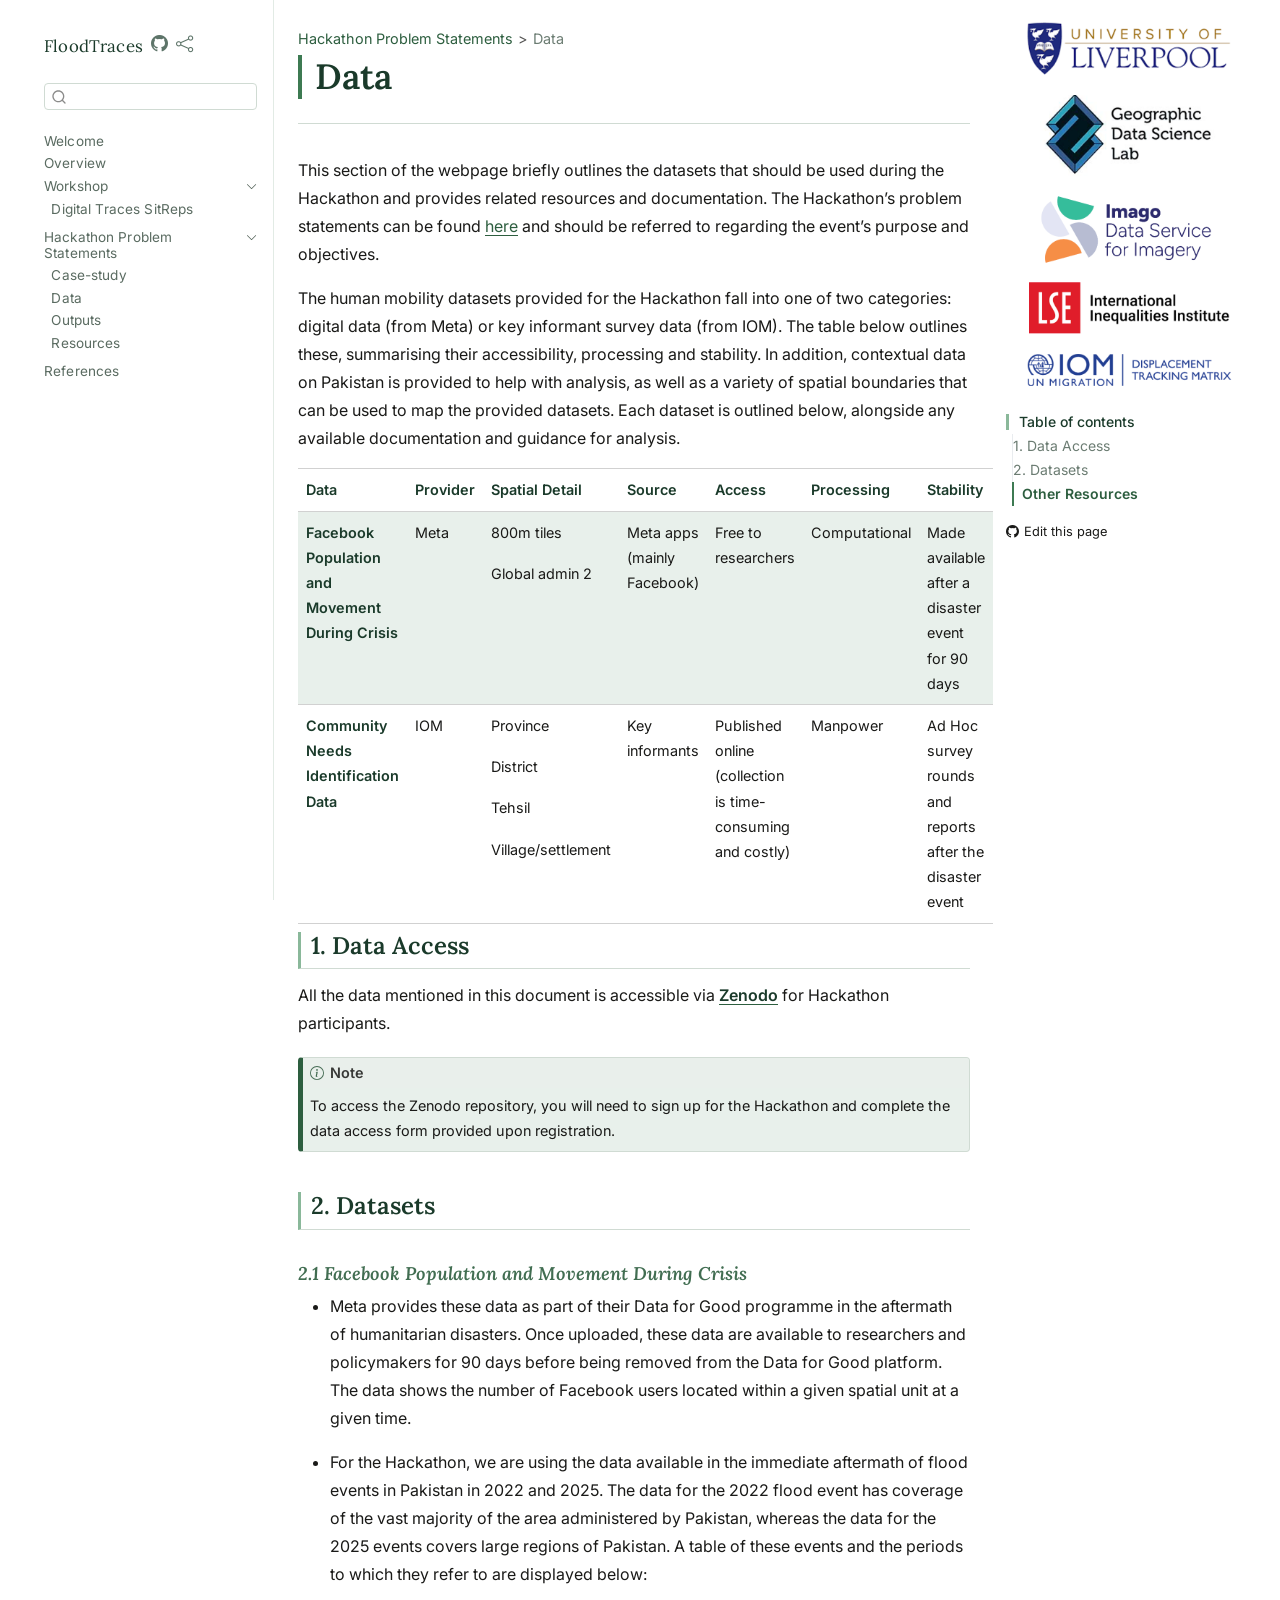
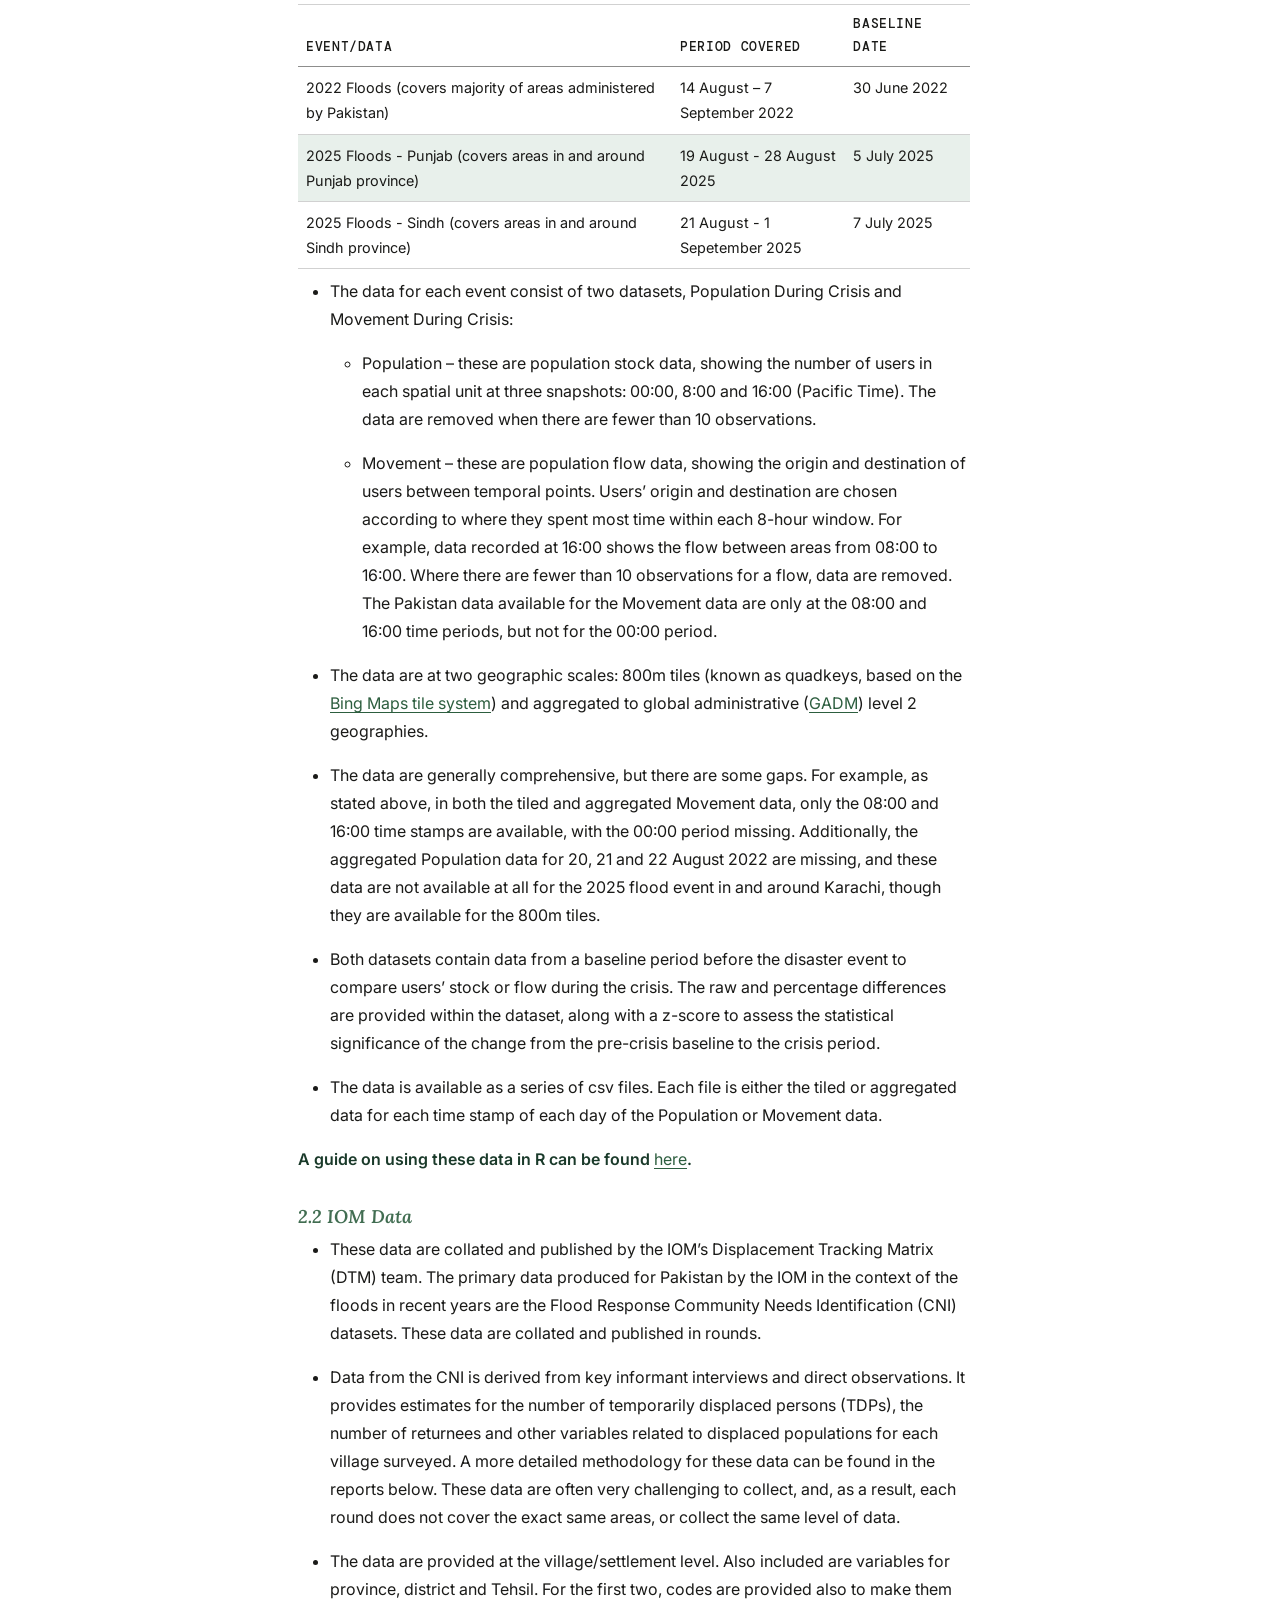
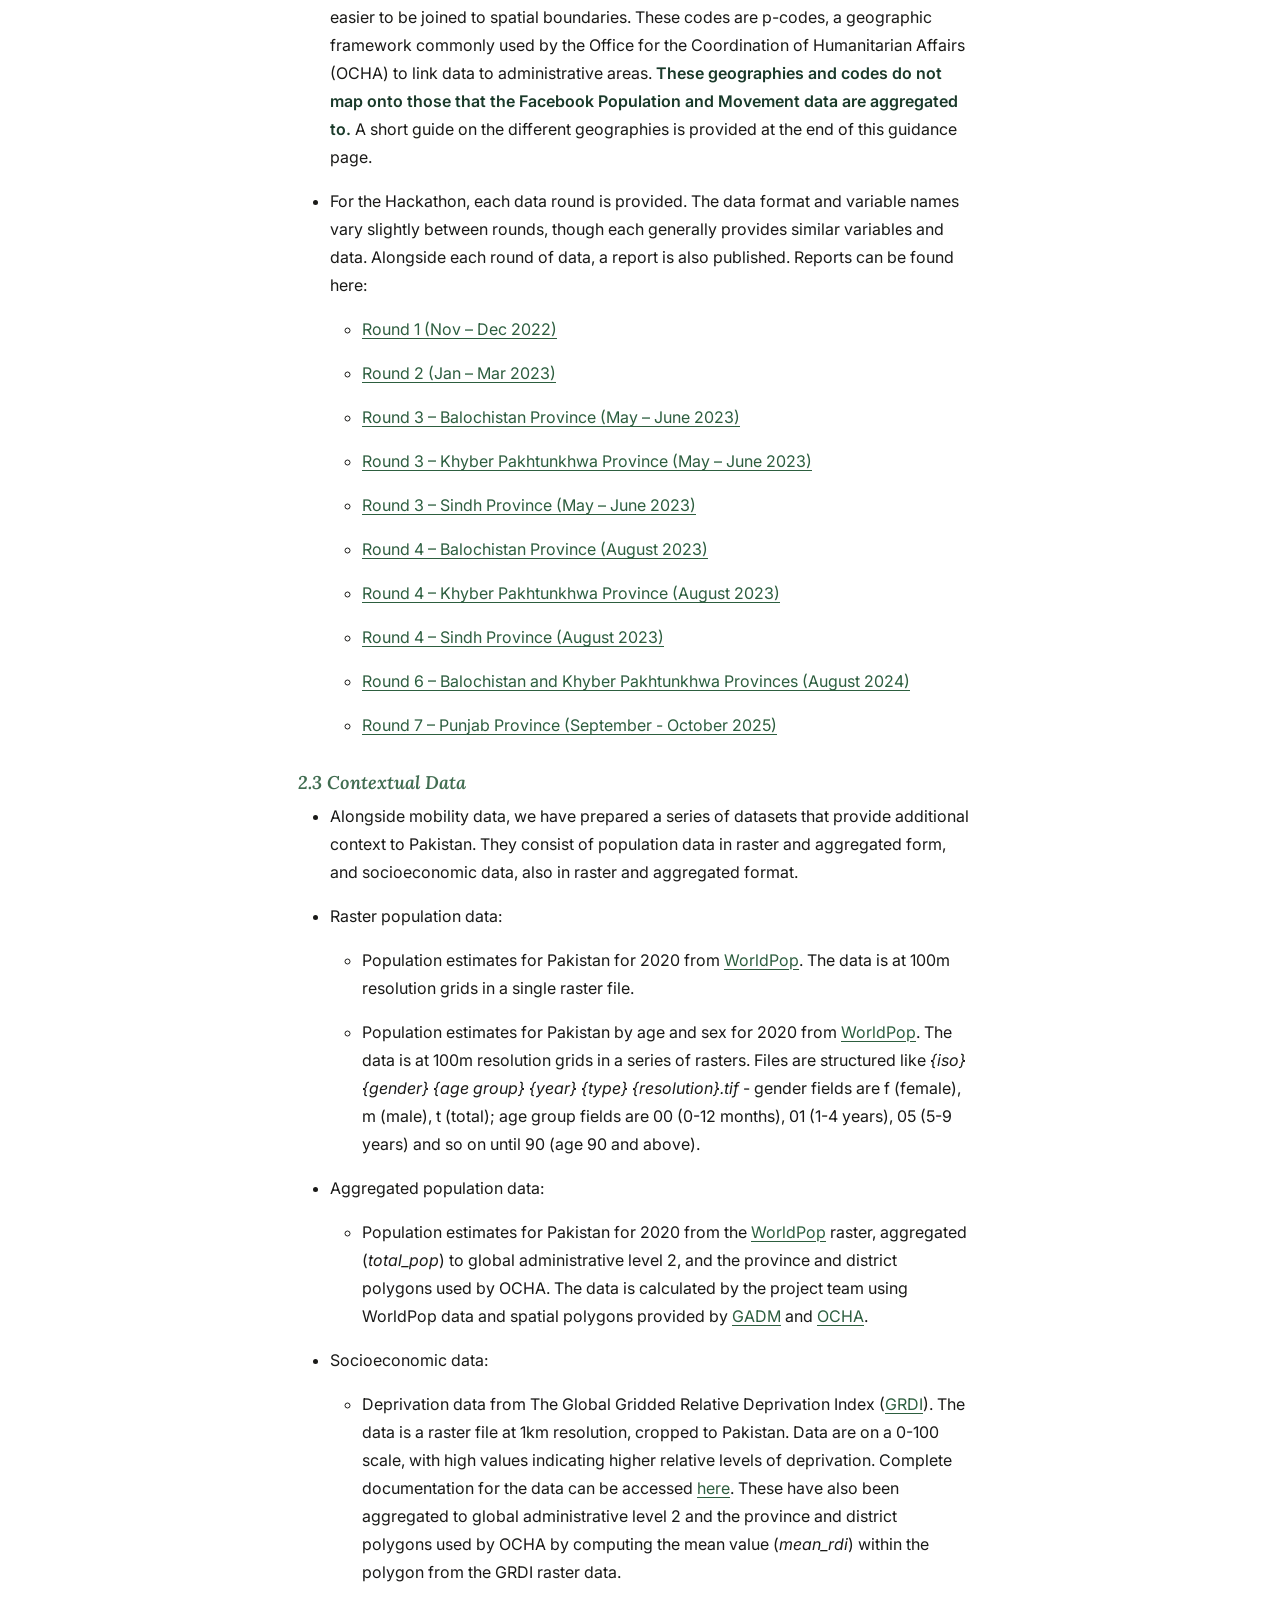
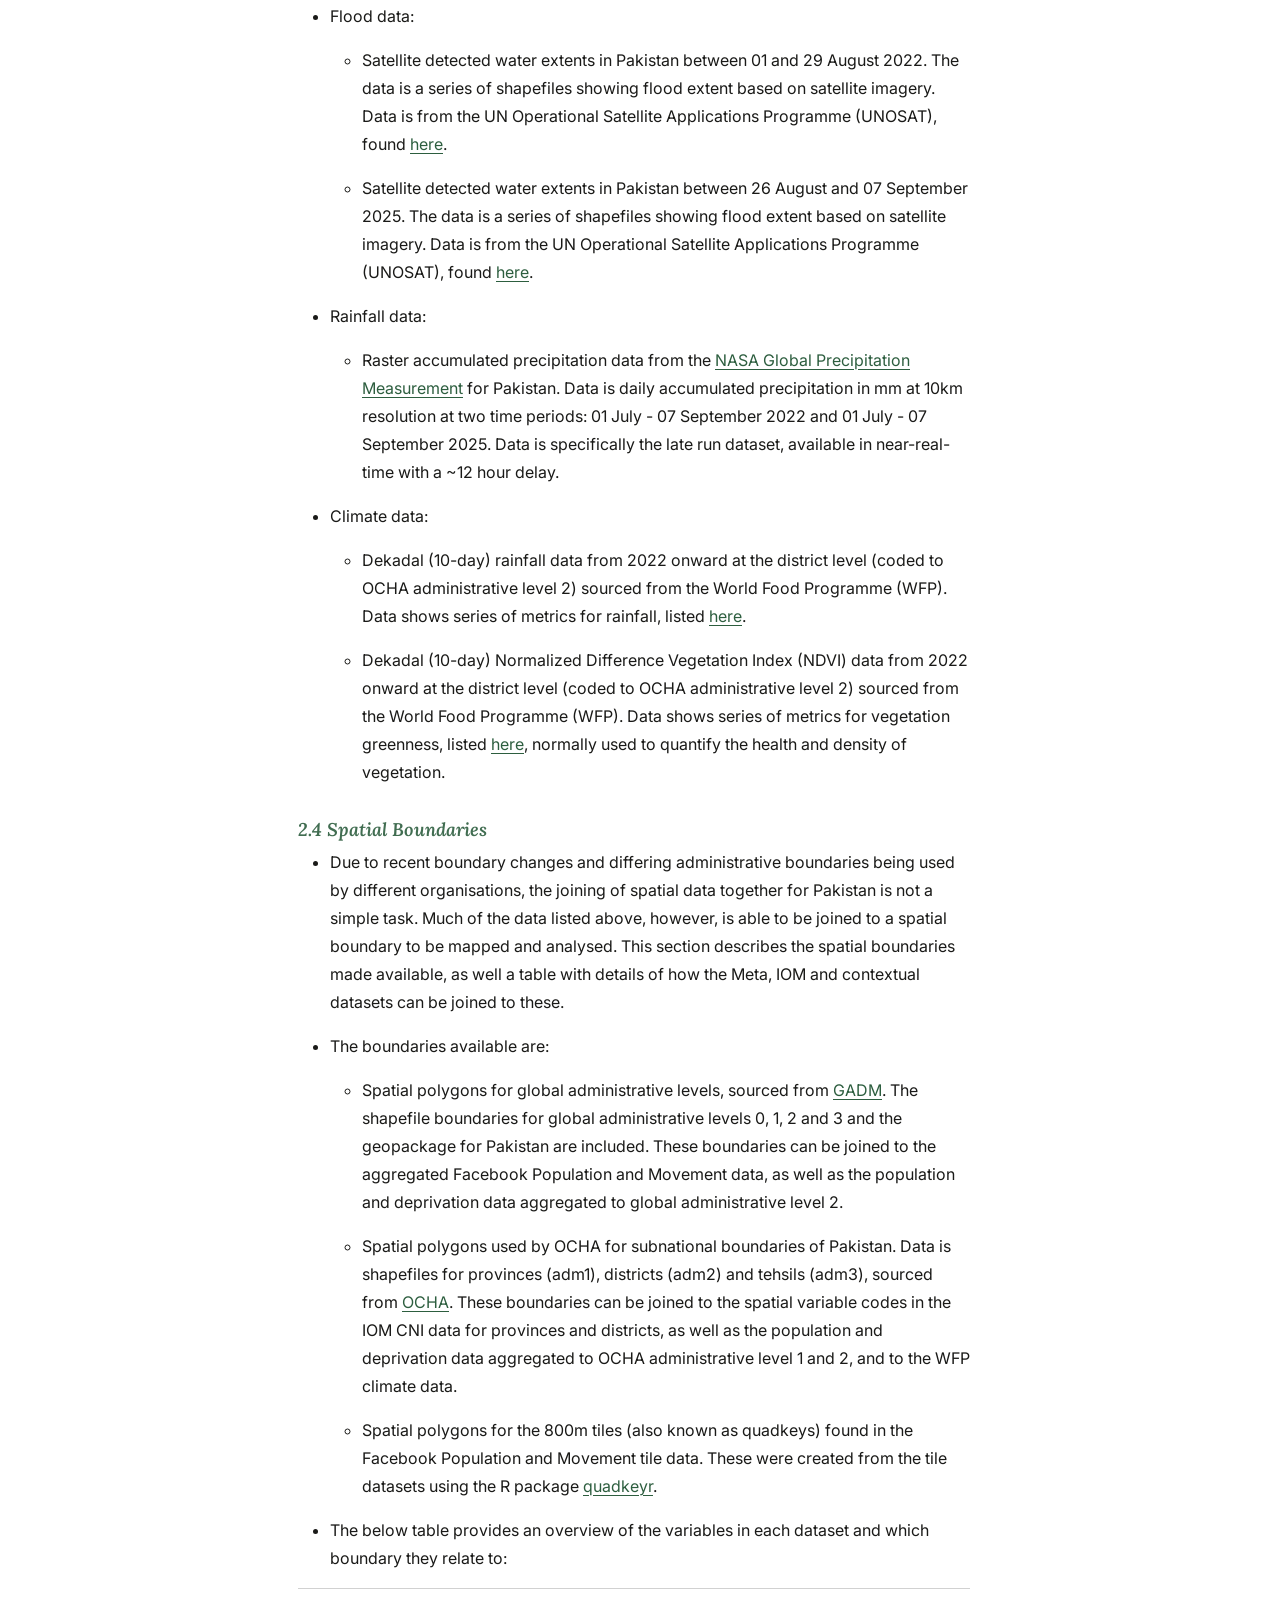
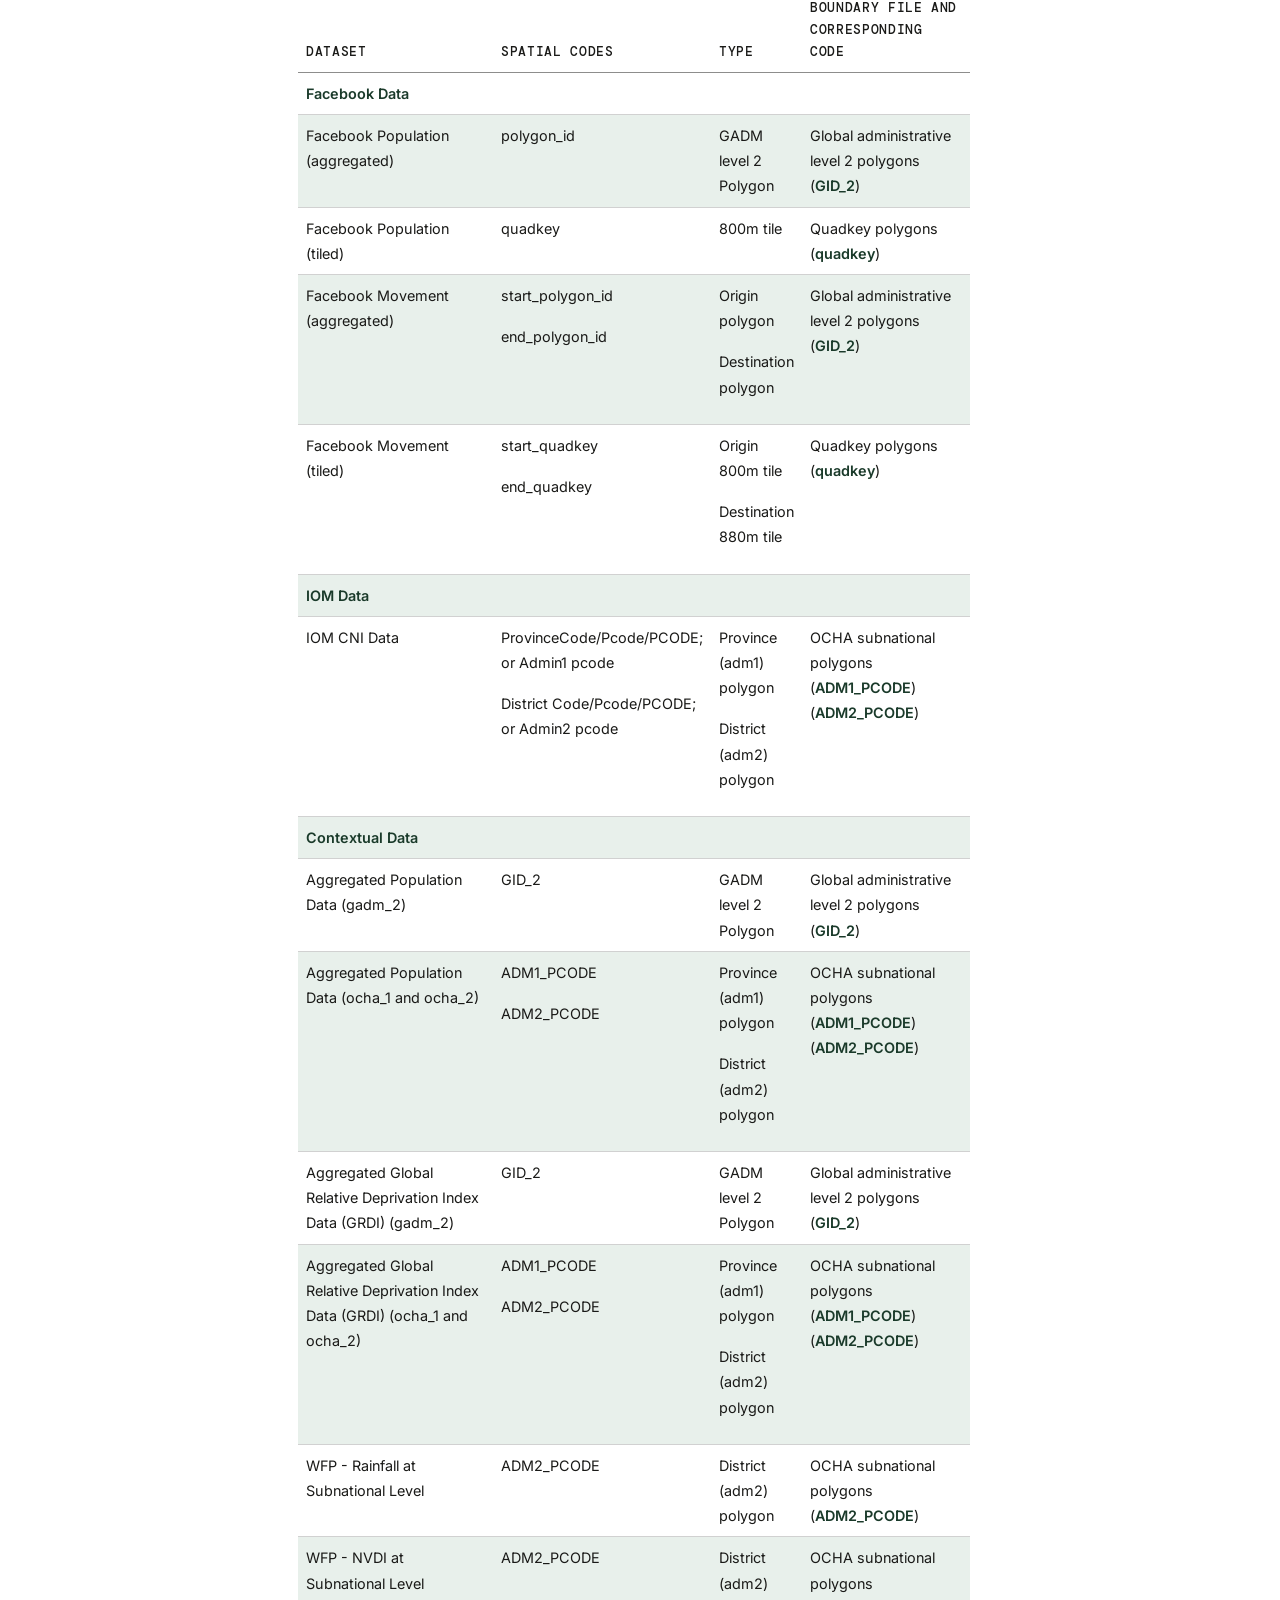
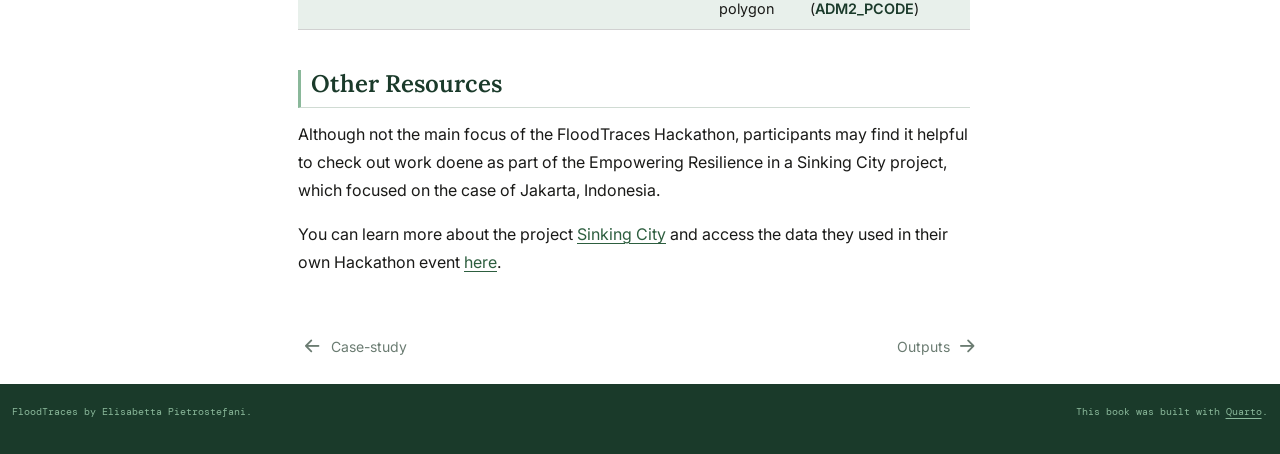
<file: docs/datasets.html>
<!DOCTYPE html>
<html xmlns="http://www.w3.org/1999/xhtml" lang="en" xml:lang="en"><head>

<meta charset="utf-8">
<meta name="generator" content="quarto-1.9.36">

<meta name="viewport" content="width=device-width, initial-scale=1.0, user-scalable=yes">


<title>Data – FloodTraces</title>
<style>
/* Default styles provided by pandoc.
** See https://pandoc.org/MANUAL.html#variables-for-html for config info.
*/
code{white-space: pre-wrap;}
span.smallcaps{font-variant: small-caps;}
div.columns{display: flex; gap: min(4vw, 1.5em);}
div.column{flex: auto; overflow-x: auto;}
div.hanging-indent{margin-left: 1.5em; text-indent: -1.5em;}
ul.task-list{list-style: none;}
ul.task-list li input[type="checkbox"] {
  width: 0.8em;
  margin: 0 0.8em 0.2em -1em; /* quarto-specific, see https://github.com/quarto-dev/quarto-cli/issues/4556 */ 
  vertical-align: middle;
}
</style>


<script src="site_libs/quarto-nav/quarto-nav.js"></script>
<script src="site_libs/quarto-nav/headroom.min.js"></script>
<script src="site_libs/clipboard/clipboard.min.js"></script>
<script src="site_libs/quarto-search/autocomplete.umd.js"></script>
<script src="site_libs/quarto-search/fuse.min.js"></script>
<script src="site_libs/quarto-search/quarto-search.js"></script>
<meta name="quarto:offset" content="./">
<link href="./output.html" rel="next">
<link href="./casestudy.html" rel="prev">
<script src="site_libs/quarto-html/quarto.js" type="module"></script>
<script src="site_libs/quarto-html/tabsets/tabsets.js" type="module"></script>
<script src="site_libs/quarto-html/popper.min.js"></script>
<script src="site_libs/quarto-html/tippy.umd.min.js"></script>
<script src="site_libs/quarto-html/anchor.min.js"></script>
<link href="site_libs/quarto-html/tippy.css" rel="stylesheet">
<link href="site_libs/quarto-html/quarto-syntax-highlighting-737654a9ec85750b6a1f4449fea8f327.css" rel="stylesheet" id="quarto-text-highlighting-styles">
<script src="site_libs/bootstrap/bootstrap.min.js"></script>
<link href="site_libs/bootstrap/bootstrap-icons.css" rel="stylesheet">
<link href="site_libs/bootstrap/bootstrap-99d00ab0d9533f89b756c4f97bc18533.min.css" rel="stylesheet" append-hash="true" id="quarto-bootstrap" data-mode="light">
<script id="quarto-search-options" type="application/json">{
  "location": "sidebar",
  "copy-button": false,
  "collapse-after": 3,
  "panel-placement": "start",
  "type": "textbox",
  "limit": 50,
  "keyboard-shortcut": [
    "f",
    "/",
    "s"
  ],
  "show-item-context": false,
  "language": {
    "search-no-results-text": "No results",
    "search-matching-documents-text": "matching documents",
    "search-copy-link-title": "Copy link to search",
    "search-hide-matches-text": "Hide additional matches",
    "search-more-match-text": "more match in this document",
    "search-more-matches-text": "more matches in this document",
    "search-clear-button-title": "Clear",
    "search-text-placeholder": "",
    "search-detached-cancel-button-title": "Cancel",
    "search-submit-button-title": "Submit",
    "search-label": "Search"
  }
}</script>


<meta name="twitter:title" content="Data – FloodTraces">
<meta name="twitter:description" content="">
<meta name="twitter:creator" content="@EPietrostefani">
<meta name="twitter:card" content="summary">
</head>

<body class="nav-sidebar floating quarto-light">

<div id="quarto-search-results"></div>
  <header id="quarto-header" class="headroom fixed-top">
  <nav class="quarto-secondary-nav">
    <div class="container-fluid d-flex">
      <button type="button" class="quarto-btn-toggle btn" data-bs-toggle="collapse" role="button" data-bs-target=".quarto-sidebar-collapse-item" aria-controls="quarto-sidebar" aria-expanded="false" aria-label="Toggle sidebar navigation" onclick="if (window.quartoToggleHeadroom) { window.quartoToggleHeadroom(); }">
        <i class="bi bi-layout-text-sidebar-reverse"></i>
      </button>
        <nav class="quarto-page-breadcrumbs" aria-label="breadcrumb"><ol class="breadcrumb"><li class="breadcrumb-item"><a href="./probstatement.html">Hackathon Problem Statements</a></li><li class="breadcrumb-item"><a href="./datasets.html">Data</a></li></ol></nav>
        <a class="flex-grow-1" role="navigation" data-bs-toggle="collapse" data-bs-target=".quarto-sidebar-collapse-item" aria-controls="quarto-sidebar" aria-expanded="false" aria-label="Toggle sidebar navigation" onclick="if (window.quartoToggleHeadroom) { window.quartoToggleHeadroom(); }">      
        </a>
      <button type="button" class="btn quarto-search-button" aria-label="Search" onclick="window.quartoOpenSearch();">
        <i class="bi bi-search"></i>
      </button>
    </div>
  </nav>
</header>
<!-- content -->
<div id="quarto-content" class="quarto-container page-columns page-rows-contents page-layout-article">
<!-- sidebar -->
  <nav id="quarto-sidebar" class="sidebar collapse collapse-horizontal quarto-sidebar-collapse-item sidebar-navigation floating overflow-auto">
    <div class="pt-lg-2 mt-2 text-left sidebar-header">
    <div class="sidebar-title mb-0 py-0">
      <a href="./">FloodTraces</a> 
        <div class="sidebar-tools-main">
    <a href="https://github.com/pietrostefani/pop-displacement-disaster" title="Source Code" class="quarto-navigation-tool px-1" aria-label="Source Code"><i class="bi bi-github"></i></a>
    <div class="dropdown">
      <a href="" title="Share" id="quarto-navigation-tool-dropdown-0" class="quarto-navigation-tool dropdown-toggle px-1" data-bs-toggle="dropdown" aria-expanded="false" role="link" aria-label="Share"><i class="bi bi-share"></i></a>
      <ul class="dropdown-menu" aria-labelledby="quarto-navigation-tool-dropdown-0">
          <li>
            <a class="dropdown-item sidebar-tools-main-item" href="https://twitter.com/intent/tweet?url=|url|">
              <i class="bi bi-twitter pe-1"></i>
            Twitter
            </a>
          </li>
          <li>
            <a class="dropdown-item sidebar-tools-main-item" href="https://www.facebook.com/sharer/sharer.php?u=|url|">
              <i class="bi bi-facebook pe-1"></i>
            Facebook
            </a>
          </li>
      </ul>
    </div>
</div>
    </div>
      </div>
        <div class="mt-2 flex-shrink-0 align-items-center">
        <div class="sidebar-search">
        <div id="quarto-search" class="" title="Search"></div>
        </div>
        </div>
    <div class="sidebar-menu-container"> 
    <ul class="list-unstyled mt-1">
        <li class="sidebar-item">
  <div class="sidebar-item-container"> 
  <a href="./index.html" class="sidebar-item-text sidebar-link">
 <span class="menu-text">Welcome</span></a>
  </div>
</li>
        <li class="sidebar-item">
  <div class="sidebar-item-container"> 
  <a href="./overview.html" class="sidebar-item-text sidebar-link">
 <span class="menu-text">Overview</span></a>
  </div>
</li>
        <li class="sidebar-item sidebar-item-section">
      <div class="sidebar-item-container"> 
            <a href="./workshop.html" class="sidebar-item-text sidebar-link">
 <span class="menu-text">Workshop</span></a>
          <a class="sidebar-item-toggle text-start" data-bs-toggle="collapse" data-bs-target="#quarto-sidebar-section-1" role="navigation" aria-expanded="true" aria-label="Toggle section">
            <i class="bi bi-chevron-right ms-2"></i>
          </a> 
      </div>
      <ul id="quarto-sidebar-section-1" class="collapse list-unstyled sidebar-section depth1 show">  
          <li class="sidebar-item">
  <div class="sidebar-item-container"> 
  <a href="./researchareas.html" class="sidebar-item-text sidebar-link">
 <span class="menu-text">Digital Traces SitReps</span></a>
  </div>
</li>
      </ul>
  </li>
        <li class="sidebar-item sidebar-item-section">
      <div class="sidebar-item-container"> 
            <a href="./probstatement.html" class="sidebar-item-text sidebar-link">
 <span class="menu-text">Hackathon Problem Statements</span></a>
          <a class="sidebar-item-toggle text-start" data-bs-toggle="collapse" data-bs-target="#quarto-sidebar-section-2" role="navigation" aria-expanded="true" aria-label="Toggle section">
            <i class="bi bi-chevron-right ms-2"></i>
          </a> 
      </div>
      <ul id="quarto-sidebar-section-2" class="collapse list-unstyled sidebar-section depth1 show">  
          <li class="sidebar-item">
  <div class="sidebar-item-container"> 
  <a href="./casestudy.html" class="sidebar-item-text sidebar-link">
 <span class="menu-text">Case-study</span></a>
  </div>
</li>
          <li class="sidebar-item">
  <div class="sidebar-item-container"> 
  <a href="./datasets.html" class="sidebar-item-text sidebar-link active">
 <span class="menu-text">Data</span></a>
  </div>
</li>
          <li class="sidebar-item">
  <div class="sidebar-item-container"> 
  <a href="./output.html" class="sidebar-item-text sidebar-link">
 <span class="menu-text">Outputs</span></a>
  </div>
</li>
          <li class="sidebar-item">
  <div class="sidebar-item-container"> 
  <a href="./resources.html" class="sidebar-item-text sidebar-link">
 <span class="menu-text">Resources</span></a>
  </div>
</li>
      </ul>
  </li>
        <li class="sidebar-item">
  <div class="sidebar-item-container"> 
  <a href="./references.html" class="sidebar-item-text sidebar-link">
 <span class="menu-text">References</span></a>
  </div>
</li>
    </ul>
    </div>
</nav>
<div id="quarto-sidebar-glass" class="quarto-sidebar-collapse-item" data-bs-toggle="collapse" data-bs-target=".quarto-sidebar-collapse-item"></div>
<!-- margin-sidebar -->
    <div id="quarto-margin-sidebar" class="sidebar margin-sidebar"><div class="quarto-margin-header"><div class="margin-header-item">
<p><img src="./logos_web.png" class="img-fluid"></p>
</div></div>
        <nav id="TOC" role="doc-toc" class="toc-active">
    <h2 id="toc-title">Table of contents</h2>
   
  <ul>
  <li><a href="#data-access" id="toc-data-access" class="nav-link active" data-scroll-target="#data-access">1. Data Access</a></li>
  <li><a href="#datasets" id="toc-datasets" class="nav-link" data-scroll-target="#datasets">2. Datasets</a>
  <ul class="collapse">
  <li><a href="#facebook-population-and-movement-during-crisis" id="toc-facebook-population-and-movement-during-crisis" class="nav-link" data-scroll-target="#facebook-population-and-movement-during-crisis">2.1 Facebook Population and Movement During Crisis</a></li>
  <li><a href="#iom-data" id="toc-iom-data" class="nav-link" data-scroll-target="#iom-data">2.2 IOM Data</a></li>
  <li><a href="#contextual-data" id="toc-contextual-data" class="nav-link" data-scroll-target="#contextual-data">2.3 Contextual Data</a></li>
  <li><a href="#spatial-boundaries" id="toc-spatial-boundaries" class="nav-link" data-scroll-target="#spatial-boundaries">2.4 Spatial Boundaries</a></li>
  </ul></li>
  <li><a href="#other-resources" id="toc-other-resources" class="nav-link" data-scroll-target="#other-resources">Other Resources</a></li>
  </ul>
<div class="toc-actions"><ul><li><a href="https://github.com/pietrostefani/pop-displacement-disaster/edit/main/datasets.qmd" class="toc-action"><i class="bi bi-github"></i>Edit this page</a></li></ul></div></nav>
    </div>
<!-- main -->
<main class="content" id="quarto-document-content">

<header id="title-block-header" class="quarto-title-block default"><nav class="quarto-page-breadcrumbs quarto-title-breadcrumbs d-none d-lg-block" aria-label="breadcrumb"><ol class="breadcrumb"><li class="breadcrumb-item"><a href="./probstatement.html">Hackathon Problem Statements</a></li><li class="breadcrumb-item"><a href="./datasets.html">Data</a></li></ol></nav>
<div class="quarto-title">
<h1 class="title">Data</h1>
</div>



<div class="quarto-title-meta">

    
  
    
  </div>
  


</header>


<p>This section of the webpage briefly outlines the datasets that should be used during the Hackathon and provides related resources and documentation. The Hackathon’s problem statements can be found <a href="./probstatement.html">here</a> and should be referred to regarding the event’s purpose and objectives.</p>
<p>The human mobility datasets provided for the Hackathon fall into one of two categories: digital data (from Meta) or key informant survey data (from IOM). The table below outlines these, summarising their accessibility, processing and stability. In addition, contextual data on Pakistan is provided to help with analysis, as well as a variety of spatial boundaries that can be used to map the provided datasets. Each dataset is outlined below, alongside any available documentation and guidance for analysis.</p>
<table class="caption-top table">
<colgroup>
<col style="width: 20%">
<col style="width: 5%">
<col style="width: 8%">
<col style="width: 11%">
<col style="width: 23%">
<col style="width: 6%">
<col style="width: 22%">
</colgroup>
<tbody>
<tr class="odd">
<td><strong>Data</strong></td>
<td><strong>Provider</strong></td>
<td><strong>Spatial Detail</strong></td>
<td><strong>Source</strong></td>
<td><strong>Access</strong></td>
<td><strong>Processing</strong></td>
<td><strong>Stability</strong></td>
</tr>
<tr class="even">
<td><strong>Facebook Population and Movement During Crisis</strong></td>
<td>Meta</td>
<td><p>800m tiles</p>
<p>Global admin 2</p></td>
<td>Meta apps (mainly Facebook)</td>
<td>Free to researchers</td>
<td>Computational</td>
<td>Made available after a disaster event for 90 days</td>
</tr>
<tr class="odd">
<td><strong>Community Needs Identification Data</strong></td>
<td>IOM</td>
<td><p>Province</p>
<p>District</p>
<p>Tehsil</p>
<p>Village/settlement</p></td>
<td>Key informants</td>
<td>Published online (collection is time-consuming and costly)</td>
<td>Manpower</td>
<td>Ad Hoc survey rounds and reports after the disaster event</td>
</tr>
</tbody>
</table>
<section id="data-access" class="level2">
<h2 class="anchored" data-anchor-id="data-access">1. Data Access</h2>
<p>All the data mentioned in this document is accessible via <a href="https://zenodo.org/records/20728877"><strong>Zenodo</strong></a> for Hackathon participants.</p>
<div class="callout callout-style-default callout-note callout-titled">
<div class="callout-header d-flex align-content-center">
<div class="callout-icon-container">
<i class="callout-icon"></i>
</div>
<div class="callout-title-container flex-fill">
Note
</div>
</div>
<div class="callout-body-container callout-body">
<p>To access the Zenodo repository, you will need to sign up for the Hackathon and complete the data access form provided upon registration.</p>
</div>
</div>
</section>
<section id="datasets" class="level2">
<h2 class="anchored" data-anchor-id="datasets">2. Datasets</h2>
<section id="facebook-population-and-movement-during-crisis" class="level3">
<h3 class="anchored" data-anchor-id="facebook-population-and-movement-during-crisis">2.1 Facebook Population and Movement During Crisis</h3>
<ul>
<li><p>Meta provides these data as part of their Data for Good programme in the aftermath of humanitarian disasters. Once uploaded, these data are available to researchers and policymakers for 90 days before being removed from the Data for Good platform. The data shows the number of Facebook users located within a given spatial unit at a given time.</p></li>
<li><p>For the Hackathon, we are using the data available in the immediate aftermath of flood events in Pakistan in 2022 and 2025. The data for the 2022 flood event has coverage of the vast majority of the area administered by Pakistan, whereas the data for the 2025 events covers large regions of Pakistan. A table of these events and the periods to which they refer to are displayed below:</p></li>
</ul>
<table class="caption-top table">
<colgroup>
<col style="width: 54%">
<col style="width: 25%">
<col style="width: 18%">
</colgroup>
<thead>
<tr class="header">
<th>Event/Data</th>
<th>Period Covered</th>
<th>Baseline Date</th>
</tr>
</thead>
<tbody>
<tr class="odd">
<td>2022 Floods (covers majority of areas administered by Pakistan)</td>
<td>14 August – 7 September 2022</td>
<td>30 June 2022</td>
</tr>
<tr class="even">
<td>2025 Floods - Punjab (covers areas in and around Punjab province)</td>
<td>19 August - 28 August 2025</td>
<td>5 July 2025</td>
</tr>
<tr class="odd">
<td>2025 Floods - Sindh (covers areas in and around Sindh province)</td>
<td>21 August - 1 Sepetember 2025</td>
<td>7 July 2025</td>
</tr>
</tbody>
</table>
<ul>
<li><p>The data for each event consist of two datasets, Population During Crisis and Movement During Crisis:</p>
<ul>
<li><p>Population – these are population stock data, showing the number of users in each spatial unit at three snapshots: 00:00, 8:00 and 16:00 (Pacific Time). The data are removed when there are fewer than 10 observations.</p></li>
<li><p>Movement – these are population flow data, showing the origin and destination of users between temporal points. Users’ origin and destination are chosen according to where they spent most time within each 8-hour window. For example, data recorded at 16:00 shows the flow between areas from 08:00 to 16:00. Where there are fewer than 10 observations for a flow, data are removed. The Pakistan data available for the Movement data are only at the 08:00 and 16:00 time periods, but not for the 00:00 period.</p></li>
</ul></li>
<li><p>The data are at two geographic scales: 800m tiles (known as quadkeys, based on the <a href="https://learn.microsoft.com/en-us/bingmaps/articles/bing-maps-tile-system">Bing Maps tile system</a>) and aggregated to global administrative (<a href="https://gadm.org/data.html">GADM</a>) level 2 geographies.</p></li>
<li><p>The data are generally comprehensive, but there are some gaps. For example, as stated above, in both the tiled and aggregated Movement data, only the 08:00 and 16:00 time stamps are available, with the 00:00 period missing. Additionally, the aggregated Population data for 20, 21 and 22 August 2022 are missing, and these data are not available at all for the 2025 flood event in and around Karachi, though they are available for the 800m tiles.</p></li>
<li><p>Both datasets contain data from a baseline period before the disaster event to compare users’ stock or flow during the crisis. The raw and percentage differences are provided within the dataset, along with a z-score to assess the statistical significance of the change from the pre-crisis baseline to the crisis period.</p></li>
<li><p>The data is available as a series of csv files. Each file is either the tiled or aggregated data for each time stamp of each day of the Population or Movement data.</p></li>
</ul>
<p><strong>A guide on using these data in R can be found <a href="https://fcorowe.github.io/dfd4mobility/">here</a>.</strong></p>
</section>
<section id="iom-data" class="level3">
<h3 class="anchored" data-anchor-id="iom-data">2.2 IOM Data</h3>
<ul>
<li><p>These data are collated and published by the IOM’s Displacement Tracking Matrix (DTM) team. The primary data produced for Pakistan by the IOM in the context of the floods in recent years are the Flood Response Community Needs Identification (CNI) datasets. These data are collated and published in rounds.</p></li>
<li><p>Data from the CNI is derived from key informant interviews and direct observations. It provides estimates for the number of temporarily displaced persons (TDPs), the number of returnees and other variables related to displaced populations for each village surveyed. A more detailed methodology for these data can be found in the reports below. These data are often very challenging to collect, and, as a result, each round does not cover the exact same areas, or collect the same level of data.</p></li>
<li><p>The data are provided at the village/settlement level. Also included are variables for province, district and Tehsil. For the first two, codes are provided also to make them easier to be joined to spatial boundaries. These codes are p-codes, a geographic framework commonly used by the Office for the Coordination of Humanitarian Affairs (OCHA) to link data to administrative areas. <strong>These geographies and codes do not map onto those that the Facebook Population and Movement data are aggregated to.</strong> A short guide on the different geographies is provided at the end of this guidance page.</p></li>
<li><p>For the Hackathon, each data round is provided. The data format and variable names vary slightly between rounds, though each generally provides similar variables and data. Alongside each round of data, a report is also published. Reports can be found here:</p>
<ul>
<li><p><a href="https://dtm.iom.int/reports/pakistan-flood-response-community-needs-identification-cni-report-round-1-nov-dec-2022">Round 1 (Nov – Dec 2022)</a></p></li>
<li><p><a href="https://dtm.iom.int/reports/pakistan-flood-response-community-needs-identification-cni-report-round-2-jan-mar-2023">Round 2 (Jan – Mar 2023)</a></p></li>
<li><p><a href="https://dtm.iom.int/reports/pakistan-flood-response-community-needs-identification-cni-round-3-balochistan-province-may">Round 3 – Balochistan Province (May – June 2023)</a></p></li>
<li><p><a href="https://dtm.iom.int/reports/pakistan-flood-response-community-needs-identification-cni-round-3-khyber-pakhtunkhwa">Round 3 – Khyber Pakhtunkhwa Province (May – June 2023)</a></p></li>
<li><p><a href="https://dtm.iom.int/reports/pakistan-flood-response-community-needs-identification-cni-round-3-sindh-province-may-june">Round 3 – Sindh Province (May – June 2023)</a></p></li>
<li><p><a href="https://dtm.iom.int/reports/pakistan-flood-response-community-needs-identification-cni-round-4-balochistan-province">Round 4 – Balochistan Province (August 2023)</a></p></li>
<li><p><a href="https://dtm.iom.int/reports/pakistan-flood-response-community-needs-identification-cni-round-4-khyber-pakhtunkhwa">Round 4 – Khyber Pakhtunkhwa Province (August 2023)</a></p></li>
<li><p><a href="https://dtm.iom.int/reports/pakistan-flood-response-community-needs-identification-cni-round-4-sindh-province-august">Round 4 – Sindh Province (August 2023)</a></p></li>
<li><p><a href="https://dtm.iom.int/reports/pakistan-flood-response-community-needs-identification-cni-round-6-balochistan-and-khyber">Round 6 – Balochistan and Khyber Pakhtunkhwa Provinces (August 2024)</a></p></li>
<li><p><a href="https://dtm.iom.int/reports/pakistan-flood-response-community-needs-identification-cni-report-round-7-punjab-province">Round 7 – Punjab Province (September - October 2025)</a></p></li>
</ul></li>
</ul>
</section>
<section id="contextual-data" class="level3">
<h3 class="anchored" data-anchor-id="contextual-data">2.3 Contextual Data</h3>
<ul>
<li><p>Alongside mobility data, we have prepared a series of datasets that provide additional context to Pakistan. They consist of population data in raster and aggregated form, and socioeconomic data, also in raster and aggregated format.</p></li>
<li><p>Raster population data:</p>
<ul>
<li><p>Population estimates for Pakistan for 2020 from <a href="https://data.humdata.org/dataset/8daa1794-a6ad-49fa-9c1e-0e032a90ecdc?force_layout=desktop">WorldPop</a>. The data is at 100m resolution grids in a single raster file.</p></li>
<li><p>Population estimates for Pakistan by age and sex for 2020 from <a href="https://data.humdata.org/dataset/8daa1794-a6ad-49fa-9c1e-0e032a90ecdc?force_layout=desktop">WorldPop</a>. The data is at 100m resolution grids in a series of rasters. Files are structured like <em>{iso} {gender} {age group} {year} {type} {resolution}.tif</em> - gender fields are f (female), m (male), t (total); age group fields are 00 (0-12 months), 01 (1-4 years), 05 (5-9 years) and so on until 90 (age 90 and above).</p></li>
</ul></li>
<li><p>Aggregated population data:</p>
<ul>
<li>Population estimates for Pakistan for 2020 from the <a href="https://data.humdata.org/dataset/8daa1794-a6ad-49fa-9c1e-0e032a90ecdc?force_layout=desktop">WorldPop</a> raster, aggregated (<em>total_pop</em>) to global administrative level 2, and the province and district polygons used by OCHA. The data is calculated by the project team using WorldPop data and spatial polygons provided by <a href="https://gadm.org/data.html">GADM</a> and <a href="https://data.humdata.org/dataset/cod-ab-pak">OCHA</a>.</li>
</ul></li>
<li><p>Socioeconomic data:</p>
<ul>
<li>Deprivation data from The Global Gridded Relative Deprivation Index (<a href="https://earth.gov/data-catalog/grdi-v1">GRDI</a>). The data is a raster file at 1km resolution, cropped to Pakistan. Data are on a 0-100 scale, with high values indicating higher relative levels of deprivation. Complete documentation for the data can be accessed <a href="https://sedac.ciesin.columbia.edu/downloads/docs/povmap/povmap-grdi-v1-documentation.pdf">here</a>. These have also been aggregated to global administrative level 2 and the province and district polygons used by OCHA by computing the mean value (<em>mean_rdi</em>) within the polygon from the GRDI raster data.</li>
</ul></li>
<li><p>Flood data:</p>
<ul>
<li><p>Satellite detected water extents in Pakistan between 01 and 29 August 2022. The data is a series of shapefiles showing flood extent based on satellite imagery. Data is from the UN Operational Satellite Applications Programme (UNOSAT), found <a href="https://data.humdata.org/dataset/satellite-detected-water-extents-between-01-and-29-august-2022-over-pakistan">here</a>.</p></li>
<li><p>Satellite detected water extents in Pakistan between 26 August and 07 September 2025. The data is a series of shapefiles showing flood extent based on satellite imagery. Data is from the UN Operational Satellite Applications Programme (UNOSAT), found <a href="https://data.humdata.org/dataset/satellite-detected-water-extents-from-26-august-to-7-september-2025-over-pakistan">here</a>.</p></li>
</ul></li>
<li><p>Rainfall data:</p>
<ul>
<li>Raster accumulated precipitation data from the <a href="https://gpm.nasa.gov/">NASA Global Precipitation Measurement</a> for Pakistan. Data is daily accumulated precipitation in mm at 10km resolution at two time periods: 01 July - 07 September 2022 and 01 July - 07 September 2025. Data is specifically the late run dataset, available in near-real-time with a ~12 hour delay.&nbsp;</li>
</ul></li>
<li><p>Climate data:</p>
<ul>
<li><p>Dekadal (10-day) rainfall data from 2022 onward at the district level (coded to OCHA administrative level 2) sourced from the World Food Programme (WFP). Data shows series of metrics for rainfall, listed <a href="https://data.humdata.org/dataset/pak-rainfall-subnational">here</a>.</p></li>
<li><p>Dekadal (10-day) Normalized Difference Vegetation Index (NDVI) data from 2022 onward at the district level (coded to OCHA administrative level 2) sourced from the World Food Programme (WFP). Data shows series of metrics for vegetation greenness, listed <a href="https://data.humdata.org/dataset/pak-ndvi-subnational">here</a>, normally used to quantify the health and density of vegetation.</p></li>
</ul></li>
</ul>
</section>
<section id="spatial-boundaries" class="level3">
<h3 class="anchored" data-anchor-id="spatial-boundaries">2.4 Spatial Boundaries</h3>
<ul>
<li><p>Due to recent boundary changes and differing administrative boundaries being used by different organisations, the joining of spatial data together for Pakistan is not a simple task. Much of the data listed above, however, is able to be joined to a spatial boundary to be mapped and analysed. This section describes the spatial boundaries made available, as well a table with details of how the Meta, IOM and contextual datasets can be joined to these.</p></li>
<li><p>The boundaries available are:</p>
<ul>
<li><p>Spatial polygons for global administrative levels, sourced from <a href="https://gadm.org/data.html">GADM</a>. The shapefile boundaries for global administrative levels 0, 1, 2 and 3 and the geopackage for Pakistan are included. These boundaries can be joined to the aggregated Facebook Population and Movement data, as well as the population and deprivation data aggregated to global administrative level 2.</p></li>
<li><p>Spatial polygons used by OCHA for subnational boundaries of Pakistan. Data is shapefiles for provinces (adm1), districts (adm2) and tehsils (adm3), sourced from <a href="https://data.humdata.org/dataset/cod-ab-pak">OCHA</a>. These boundaries can be joined to the spatial variable codes in the IOM CNI data for provinces and districts, as well as the population and deprivation data aggregated to OCHA administrative level 1 and 2, and to the WFP climate data.</p></li>
<li><p>Spatial polygons for the 800m tiles (also known as quadkeys) found in the Facebook Population and Movement tile data. These were created from the tile datasets using the R package <a href="https://docs.ropensci.org/quadkeyr/articles/quadkey_to_sf_conversion.html">quadkeyr</a>.</p></li>
</ul></li>
<li><p>The below table provides an overview of the variables in each dataset and which boundary they relate to:</p></li>
</ul>
<table class="caption-top table">
<colgroup>
<col style="width: 36%">
<col style="width: 21%">
<col style="width: 12%">
<col style="width: 28%">
</colgroup>
<thead>
<tr class="header">
<th>Dataset</th>
<th>Spatial Codes</th>
<th>Type</th>
<th>Boundary File and Corresponding Code</th>
</tr>
</thead>
<tbody>
<tr class="odd">
<td><strong>Facebook Data</strong></td>
<td></td>
<td></td>
<td></td>
</tr>
<tr class="even">
<td>Facebook Population (aggregated)</td>
<td>polygon_id</td>
<td>GADM level 2 Polygon</td>
<td>Global administrative level 2 polygons (<strong>GID_2</strong>)</td>
</tr>
<tr class="odd">
<td>Facebook Population (tiled)</td>
<td>quadkey</td>
<td>800m tile</td>
<td>Quadkey polygons (<strong>quadkey</strong>)</td>
</tr>
<tr class="even">
<td>Facebook Movement (aggregated)</td>
<td><p>start_polygon_id</p>
<p>end_polygon_id</p></td>
<td><p>Origin polygon</p>
<p>Destination polygon</p></td>
<td>Global administrative level 2 polygons (<strong>GID_2</strong>)</td>
</tr>
<tr class="odd">
<td>Facebook Movement (tiled)</td>
<td><p>start_quadkey</p>
<p>end_quadkey</p></td>
<td><p>Origin 800m tile</p>
<p>Destination 880m tile</p></td>
<td>Quadkey polygons (<strong>quadkey</strong>)</td>
</tr>
<tr class="even">
<td><strong>IOM Data</strong></td>
<td></td>
<td></td>
<td></td>
</tr>
<tr class="odd">
<td>IOM CNI Data</td>
<td><p>ProvinceCode/Pcode/PCODE; or Admin1 pcode</p>
<p>District Code/Pcode/PCODE; or Admin2 pcode</p></td>
<td><p>Province (adm1) polygon</p>
<p>District (adm2) polygon</p></td>
<td>OCHA subnational polygons (<strong>ADM1_PCODE</strong>) (<strong>ADM2_PCODE</strong>)</td>
</tr>
<tr class="even">
<td><strong>Contextual Data</strong></td>
<td></td>
<td></td>
<td></td>
</tr>
<tr class="odd">
<td>Aggregated Population Data (gadm_2)</td>
<td>GID_2</td>
<td>GADM level 2 Polygon</td>
<td>Global administrative level 2 polygons (<strong>GID_2</strong>)</td>
</tr>
<tr class="even">
<td>Aggregated Population Data (ocha_1 and ocha_2)</td>
<td><p>ADM1_PCODE</p>
<p>ADM2_PCODE</p></td>
<td><p>Province (adm1) polygon</p>
<p>District (adm2) polygon</p></td>
<td>OCHA subnational polygons (<strong>ADM1_PCODE</strong>)(<strong>ADM2_PCODE</strong>)</td>
</tr>
<tr class="odd">
<td>Aggregated Global Relative Deprivation Index Data (GRDI) (gadm_2)</td>
<td>GID_2</td>
<td>GADM level 2 Polygon</td>
<td>Global administrative level 2 polygons (<strong>GID_2</strong>)</td>
</tr>
<tr class="even">
<td>Aggregated Global Relative Deprivation Index Data (GRDI) (ocha_1 and ocha_2)</td>
<td><p>ADM1_PCODE</p>
<p>ADM2_PCODE</p></td>
<td><p>Province (adm1) polygon</p>
<p>District (adm2) polygon</p></td>
<td>OCHA subnational polygons (<strong>ADM1_PCODE</strong>)(<strong>ADM2_PCODE</strong>)</td>
</tr>
<tr class="odd">
<td>WFP - Rainfall at Subnational Level</td>
<td>ADM2_PCODE</td>
<td>District (adm2) polygon</td>
<td>OCHA subnational polygons (<strong>ADM2_PCODE</strong>)</td>
</tr>
<tr class="even">
<td>WFP - NVDI at Subnational Level</td>
<td>ADM2_PCODE</td>
<td>District (adm2) polygon</td>
<td>OCHA subnational polygons (<strong>ADM2_PCODE</strong>)</td>
</tr>
</tbody>
</table>
</section>
</section>
<section id="other-resources" class="level2">
<h2 class="anchored" data-anchor-id="other-resources">Other Resources</h2>
<p>Although not the main focus of the FloodTraces Hackathon, participants may find it helpful to check out work doene as part of the Empowering Resilience in a Sinking City project, which focused on the case of Jakarta, Indonesia.</p>
<p>You can learn more about the project <a href="https://www.sinking-city.com/about">Sinking City</a> and access the data they used in their own Hackathon event <a href="https://zenodo.org/records/19456870">here</a>.</p>


</section>

</main> <!-- /main -->
<script id="quarto-html-after-body" type="application/javascript">
  window.document.addEventListener("DOMContentLoaded", function (event) {
    const icon = "";
    const anchorJS = new window.AnchorJS();
    anchorJS.options = {
      placement: 'right',
      icon: icon
    };
    anchorJS.add('.anchored');
    const isCodeAnnotation = (el) => {
      for (const clz of el.classList) {
        if (clz.startsWith('code-annotation-')) {                     
          return true;
        }
      }
      return false;
    }
    const onCopySuccess = function(e) {
      // button target
      const button = e.trigger;
      // don't keep focus
      button.blur();
      // flash "checked"
      button.classList.add('code-copy-button-checked');
      var currentTitle = button.getAttribute("title");
      button.setAttribute("title", "Copied!");
      let tooltip;
      if (window.bootstrap) {
        button.setAttribute("data-bs-toggle", "tooltip");
        button.setAttribute("data-bs-placement", "left");
        button.setAttribute("data-bs-title", "Copied!");
        tooltip = new bootstrap.Tooltip(button, 
          { trigger: "manual", 
            customClass: "code-copy-button-tooltip",
            offset: [0, -8]});
        tooltip.show();    
      }
      setTimeout(function() {
        if (tooltip) {
          tooltip.hide();
          button.removeAttribute("data-bs-title");
          button.removeAttribute("data-bs-toggle");
          button.removeAttribute("data-bs-placement");
        }
        button.setAttribute("title", currentTitle);
        button.classList.remove('code-copy-button-checked');
      }, 1000);
      // clear code selection
      e.clearSelection();
    }
    const getTextToCopy = function(trigger) {
      const outerScaffold = trigger.parentElement.cloneNode(true);
      const codeEl = outerScaffold.querySelector('code');
      for (const childEl of codeEl.children) {
        if (isCodeAnnotation(childEl)) {
          childEl.remove();
        }
      }
      return codeEl.innerText;
    }
    const clipboard = new window.ClipboardJS('.code-copy-button:not([data-in-quarto-modal])', {
      text: getTextToCopy
    });
    clipboard.on('success', onCopySuccess);
    if (window.document.getElementById('quarto-embedded-source-code-modal')) {
      const clipboardModal = new window.ClipboardJS('.code-copy-button[data-in-quarto-modal]', {
        text: getTextToCopy,
        container: window.document.getElementById('quarto-embedded-source-code-modal')
      });
      clipboardModal.on('success', onCopySuccess);
    }
      var localhostRegex = new RegExp(/^(?:http|https):\/\/localhost\:?[0-9]*\//);
      var mailtoRegex = new RegExp(/^mailto:/);
        var filterRegex = new RegExp("https:\/\/pietrostefani\.github\.io\/pop-displacement-disaster");
      var isInternal = (href) => {
          return filterRegex.test(href) || localhostRegex.test(href) || mailtoRegex.test(href);
      }
      // Inspect non-navigation links and adorn them if external
     var links = window.document.querySelectorAll('a[href]:not(.nav-link):not(.navbar-brand):not(.toc-action):not(.sidebar-link):not(.sidebar-item-toggle):not(.pagination-link):not(.no-external):not([aria-hidden]):not(.dropdown-item):not(.quarto-navigation-tool):not(.about-link)');
      for (var i=0; i<links.length; i++) {
        const link = links[i];
        if (!isInternal(link.href)) {
          // undo the damage that might have been done by quarto-nav.js in the case of
          // links that we want to consider external
          if (link.dataset.originalHref !== undefined) {
            link.href = link.dataset.originalHref;
          }
        }
      }
    function tippyHover(el, contentFn, onTriggerFn, onUntriggerFn) {
      const config = {
        allowHTML: true,
        maxWidth: 500,
        delay: 100,
        arrow: false,
        appendTo: function(el) {
            return el.parentElement;
        },
        interactive: true,
        interactiveBorder: 10,
        theme: 'quarto',
        placement: 'bottom-start',
      };
      if (contentFn) {
        config.content = contentFn;
      }
      if (onTriggerFn) {
        config.onTrigger = onTriggerFn;
      }
      if (onUntriggerFn) {
        config.onUntrigger = onUntriggerFn;
      }
      window.tippy(el, config); 
    }
    const noterefs = window.document.querySelectorAll('a[role="doc-noteref"]');
    for (var i=0; i<noterefs.length; i++) {
      const ref = noterefs[i];
      tippyHover(ref, function() {
        // use id or data attribute instead here
        let href = ref.getAttribute('data-footnote-href') || ref.getAttribute('href');
        try { href = new URL(href).hash; } catch {}
        const id = href.replace(/^#\/?/, "");
        const note = window.document.getElementById(id);
        if (note) {
          return note.innerHTML;
        } else {
          return "";
        }
      });
    }
    const xrefs = window.document.querySelectorAll('a.quarto-xref');
    const processXRef = (id, note) => {
      // Strip column container classes
      const stripColumnClz = (el) => {
        el.classList.remove("page-full", "page-columns");
        if (el.children) {
          for (const child of el.children) {
            stripColumnClz(child);
          }
        }
      }
      stripColumnClz(note)
      if (id === null || id.startsWith('sec-')) {
        // Special case sections, only their first couple elements
        const container = document.createElement("div");
        if (note.children && note.children.length > 2) {
          container.appendChild(note.children[0].cloneNode(true));
          for (let i = 1; i < note.children.length; i++) {
            const child = note.children[i];
            if (child.tagName === "P" && child.innerText === "") {
              continue;
            } else {
              container.appendChild(child.cloneNode(true));
              break;
            }
          }
          if (window.Quarto?.typesetMath) {
            window.Quarto.typesetMath(container);
          }
          return container.innerHTML
        } else {
          if (window.Quarto?.typesetMath) {
            window.Quarto.typesetMath(note);
          }
          return note.innerHTML;
        }
      } else {
        // Remove any anchor links if they are present
        const anchorLink = note.querySelector('a.anchorjs-link');
        if (anchorLink) {
          anchorLink.remove();
        }
        if (window.Quarto?.typesetMath) {
          window.Quarto.typesetMath(note);
        }
        if (note.classList.contains("callout")) {
          return note.outerHTML;
        } else {
          return note.innerHTML;
        }
      }
    }
    for (var i=0; i<xrefs.length; i++) {
      const xref = xrefs[i];
      tippyHover(xref, undefined, function(instance) {
        instance.disable();
        let url = xref.getAttribute('href');
        let hash = undefined; 
        if (url.startsWith('#')) {
          hash = url;
        } else {
          try { hash = new URL(url).hash; } catch {}
        }
        if (hash) {
          const id = hash.replace(/^#\/?/, "");
          const note = window.document.getElementById(id);
          if (note !== null) {
            try {
              const html = processXRef(id, note.cloneNode(true));
              instance.setContent(html);
            } finally {
              instance.enable();
              instance.show();
            }
          } else {
            // See if we can fetch this
            fetch(url.split('#')[0])
            .then(res => res.text())
            .then(html => {
              const parser = new DOMParser();
              const htmlDoc = parser.parseFromString(html, "text/html");
              const note = htmlDoc.getElementById(id);
              if (note !== null) {
                const html = processXRef(id, note);
                instance.setContent(html);
              } 
            }).finally(() => {
              instance.enable();
              instance.show();
            });
          }
        } else {
          // See if we can fetch a full url (with no hash to target)
          // This is a special case and we should probably do some content thinning / targeting
          fetch(url)
          .then(res => res.text())
          .then(html => {
            const parser = new DOMParser();
            const htmlDoc = parser.parseFromString(html, "text/html");
            const note = htmlDoc.querySelector('main.content');
            if (note !== null) {
              // This should only happen for chapter cross references
              // (since there is no id in the URL)
              // remove the first header
              if (note.children.length > 0 && note.children[0].tagName === "HEADER") {
                note.children[0].remove();
              }
              const html = processXRef(null, note);
              instance.setContent(html);
            } 
          }).finally(() => {
            instance.enable();
            instance.show();
          });
        }
      }, function(instance) {
      });
    }
        let selectedAnnoteEl;
        const selectorForAnnotation = ( cell, annotation) => {
          let cellAttr = 'data-code-cell="' + cell + '"';
          let lineAttr = 'data-code-annotation="' +  annotation + '"';
          const selector = 'span[' + cellAttr + '][' + lineAttr + ']';
          return selector;
        }
        const selectCodeLines = (annoteEl) => {
          const doc = window.document;
          const targetCell = annoteEl.getAttribute("data-target-cell");
          const targetAnnotation = annoteEl.getAttribute("data-target-annotation");
          const annoteSpan = window.document.querySelector(selectorForAnnotation(targetCell, targetAnnotation));
          const lines = annoteSpan.getAttribute("data-code-lines").split(",");
          const lineIds = lines.map((line) => {
            return targetCell + "-" + line;
          })
          let top = null;
          let height = null;
          let parent = null;
          if (lineIds.length > 0) {
              //compute the position of the single el (top and bottom and make a div)
              const el = window.document.getElementById(lineIds[0]);
              top = el.offsetTop;
              height = el.offsetHeight;
              parent = el.parentElement.parentElement;
            if (lineIds.length > 1) {
              const lastEl = window.document.getElementById(lineIds[lineIds.length - 1]);
              const bottom = lastEl.offsetTop + lastEl.offsetHeight;
              height = bottom - top;
            }
            if (top !== null && height !== null && parent !== null) {
              // cook up a div (if necessary) and position it 
              let div = window.document.getElementById("code-annotation-line-highlight");
              if (div === null) {
                div = window.document.createElement("div");
                div.setAttribute("id", "code-annotation-line-highlight");
                div.style.position = 'absolute';
                parent.appendChild(div);
              }
              div.style.top = top - 2 + "px";
              div.style.height = height + 4 + "px";
              div.style.left = 0;
              let gutterDiv = window.document.getElementById("code-annotation-line-highlight-gutter");
              if (gutterDiv === null) {
                gutterDiv = window.document.createElement("div");
                gutterDiv.setAttribute("id", "code-annotation-line-highlight-gutter");
                gutterDiv.style.position = 'absolute';
                const codeCell = window.document.getElementById(targetCell);
                const gutter = codeCell.querySelector('.code-annotation-gutter');
                gutter.appendChild(gutterDiv);
              }
              gutterDiv.style.top = top - 2 + "px";
              gutterDiv.style.height = height + 4 + "px";
            }
            selectedAnnoteEl = annoteEl;
          }
        };
        const unselectCodeLines = () => {
          const elementsIds = ["code-annotation-line-highlight", "code-annotation-line-highlight-gutter"];
          elementsIds.forEach((elId) => {
            const div = window.document.getElementById(elId);
            if (div) {
              div.remove();
            }
          });
          selectedAnnoteEl = undefined;
        };
          // Handle positioning of the toggle
      window.addEventListener(
        "resize",
        throttle(() => {
          elRect = undefined;
          if (selectedAnnoteEl) {
            selectCodeLines(selectedAnnoteEl);
          }
        }, 10)
      );
      function throttle(fn, ms) {
      let throttle = false;
      let timer;
        return (...args) => {
          if(!throttle) { // first call gets through
              fn.apply(this, args);
              throttle = true;
          } else { // all the others get throttled
              if(timer) clearTimeout(timer); // cancel #2
              timer = setTimeout(() => {
                fn.apply(this, args);
                timer = throttle = false;
              }, ms);
          }
        };
      }
        // Attach click handler to the DT
        const annoteDls = window.document.querySelectorAll('dt[data-target-cell]');
        for (const annoteDlNode of annoteDls) {
          annoteDlNode.addEventListener('click', (event) => {
            const clickedEl = event.target;
            if (clickedEl !== selectedAnnoteEl) {
              unselectCodeLines();
              const activeEl = window.document.querySelector('dt[data-target-cell].code-annotation-active');
              if (activeEl) {
                activeEl.classList.remove('code-annotation-active');
              }
              selectCodeLines(clickedEl);
              clickedEl.classList.add('code-annotation-active');
            } else {
              // Unselect the line
              unselectCodeLines();
              clickedEl.classList.remove('code-annotation-active');
            }
          });
        }
    const findCites = (el) => {
      const parentEl = el.parentElement;
      if (parentEl) {
        const cites = parentEl.dataset.cites;
        if (cites) {
          return {
            el,
            cites: cites.split(' ')
          };
        } else {
          return findCites(el.parentElement)
        }
      } else {
        return undefined;
      }
    };
    var bibliorefs = window.document.querySelectorAll('a[role="doc-biblioref"]');
    for (var i=0; i<bibliorefs.length; i++) {
      const ref = bibliorefs[i];
      const citeInfo = findCites(ref);
      if (citeInfo) {
        tippyHover(citeInfo.el, function() {
          var popup = window.document.createElement('div');
          citeInfo.cites.forEach(function(cite) {
            var citeDiv = window.document.createElement('div');
            citeDiv.classList.add('hanging-indent');
            citeDiv.classList.add('csl-entry');
            var biblioDiv = window.document.getElementById('ref-' + cite);
            if (biblioDiv) {
              citeDiv.innerHTML = biblioDiv.innerHTML;
            }
            popup.appendChild(citeDiv);
          });
          return popup.innerHTML;
        });
      }
    }
  });
  </script>
<nav class="page-navigation">
  <div class="nav-page nav-page-previous">
      <a href="./casestudy.html" class="pagination-link" aria-label="Case-study">
        <i class="bi bi-arrow-left-short"></i> <span class="nav-page-text">Case-study</span>
      </a>          
  </div>
  <div class="nav-page nav-page-next">
      <a href="./output.html" class="pagination-link" aria-label="Outputs">
        <span class="nav-page-text">Outputs</span> <i class="bi bi-arrow-right-short"></i>
      </a>
  </div>
</nav>
</div> <!-- /content -->
<footer class="footer">
  <div class="nav-footer">
    <div class="nav-footer-left">
<p>FloodTraces by Elisabetta Pietrostefani.</p>
</div>   
    <div class="nav-footer-center">
      &nbsp;
    <div class="toc-actions d-sm-block d-md-none"><ul><li><a href="https://github.com/pietrostefani/pop-displacement-disaster/edit/main/datasets.qmd" class="toc-action"><i class="bi bi-github"></i>Edit this page</a></li></ul></div></div>
    <div class="nav-footer-right">
<p>This book was built with <a href="https://quarto.org/">Quarto</a>.</p>
</div>
  </div>
</footer>




</body></html>
</file>
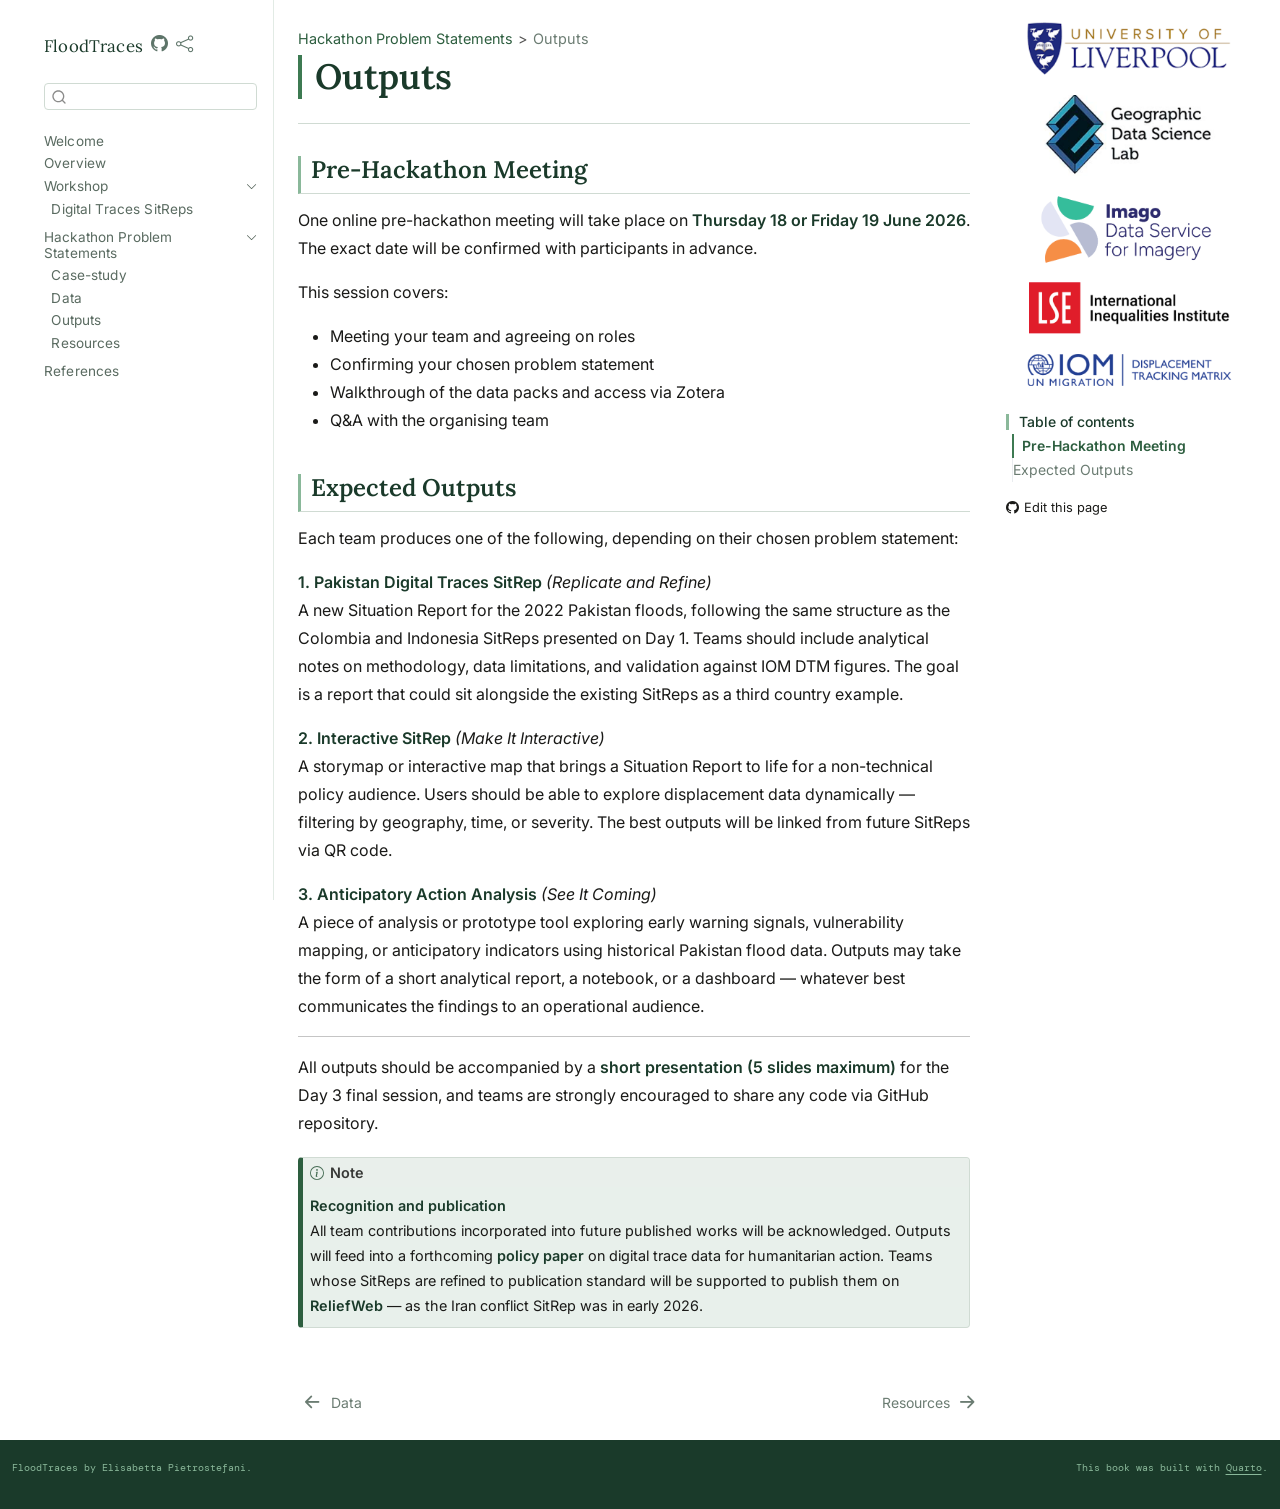
<file: docs/output.html>
<!DOCTYPE html>
<html xmlns="http://www.w3.org/1999/xhtml" lang="en" xml:lang="en"><head>

<meta charset="utf-8">
<meta name="generator" content="quarto-1.9.36">

<meta name="viewport" content="width=device-width, initial-scale=1.0, user-scalable=yes">


<title>Outputs – FloodTraces</title>
<style>
/* Default styles provided by pandoc.
** See https://pandoc.org/MANUAL.html#variables-for-html for config info.
*/
code{white-space: pre-wrap;}
span.smallcaps{font-variant: small-caps;}
div.columns{display: flex; gap: min(4vw, 1.5em);}
div.column{flex: auto; overflow-x: auto;}
div.hanging-indent{margin-left: 1.5em; text-indent: -1.5em;}
ul.task-list{list-style: none;}
ul.task-list li input[type="checkbox"] {
  width: 0.8em;
  margin: 0 0.8em 0.2em -1em; /* quarto-specific, see https://github.com/quarto-dev/quarto-cli/issues/4556 */ 
  vertical-align: middle;
}
</style>


<script src="site_libs/quarto-nav/quarto-nav.js"></script>
<script src="site_libs/quarto-nav/headroom.min.js"></script>
<script src="site_libs/clipboard/clipboard.min.js"></script>
<script src="site_libs/quarto-search/autocomplete.umd.js"></script>
<script src="site_libs/quarto-search/fuse.min.js"></script>
<script src="site_libs/quarto-search/quarto-search.js"></script>
<meta name="quarto:offset" content="./">
<link href="./resources.html" rel="next">
<link href="./datasets.html" rel="prev">
<script src="site_libs/quarto-html/quarto.js" type="module"></script>
<script src="site_libs/quarto-html/tabsets/tabsets.js" type="module"></script>
<script src="site_libs/quarto-html/popper.min.js"></script>
<script src="site_libs/quarto-html/tippy.umd.min.js"></script>
<script src="site_libs/quarto-html/anchor.min.js"></script>
<link href="site_libs/quarto-html/tippy.css" rel="stylesheet">
<link href="site_libs/quarto-html/quarto-syntax-highlighting-737654a9ec85750b6a1f4449fea8f327.css" rel="stylesheet" id="quarto-text-highlighting-styles">
<script src="site_libs/bootstrap/bootstrap.min.js"></script>
<link href="site_libs/bootstrap/bootstrap-icons.css" rel="stylesheet">
<link href="site_libs/bootstrap/bootstrap-99d00ab0d9533f89b756c4f97bc18533.min.css" rel="stylesheet" append-hash="true" id="quarto-bootstrap" data-mode="light">
<script id="quarto-search-options" type="application/json">{
  "location": "sidebar",
  "copy-button": false,
  "collapse-after": 3,
  "panel-placement": "start",
  "type": "textbox",
  "limit": 50,
  "keyboard-shortcut": [
    "f",
    "/",
    "s"
  ],
  "show-item-context": false,
  "language": {
    "search-no-results-text": "No results",
    "search-matching-documents-text": "matching documents",
    "search-copy-link-title": "Copy link to search",
    "search-hide-matches-text": "Hide additional matches",
    "search-more-match-text": "more match in this document",
    "search-more-matches-text": "more matches in this document",
    "search-clear-button-title": "Clear",
    "search-text-placeholder": "",
    "search-detached-cancel-button-title": "Cancel",
    "search-submit-button-title": "Submit",
    "search-label": "Search"
  }
}</script>


<meta name="twitter:title" content="Outputs – FloodTraces">
<meta name="twitter:description" content="">
<meta name="twitter:creator" content="@EPietrostefani">
<meta name="twitter:card" content="summary">
</head>

<body class="nav-sidebar floating quarto-light">

<div id="quarto-search-results"></div>
  <header id="quarto-header" class="headroom fixed-top">
  <nav class="quarto-secondary-nav">
    <div class="container-fluid d-flex">
      <button type="button" class="quarto-btn-toggle btn" data-bs-toggle="collapse" role="button" data-bs-target=".quarto-sidebar-collapse-item" aria-controls="quarto-sidebar" aria-expanded="false" aria-label="Toggle sidebar navigation" onclick="if (window.quartoToggleHeadroom) { window.quartoToggleHeadroom(); }">
        <i class="bi bi-layout-text-sidebar-reverse"></i>
      </button>
        <nav class="quarto-page-breadcrumbs" aria-label="breadcrumb"><ol class="breadcrumb"><li class="breadcrumb-item"><a href="./probstatement.html">Hackathon Problem Statements</a></li><li class="breadcrumb-item"><a href="./output.html">Outputs</a></li></ol></nav>
        <a class="flex-grow-1" role="navigation" data-bs-toggle="collapse" data-bs-target=".quarto-sidebar-collapse-item" aria-controls="quarto-sidebar" aria-expanded="false" aria-label="Toggle sidebar navigation" onclick="if (window.quartoToggleHeadroom) { window.quartoToggleHeadroom(); }">      
        </a>
      <button type="button" class="btn quarto-search-button" aria-label="Search" onclick="window.quartoOpenSearch();">
        <i class="bi bi-search"></i>
      </button>
    </div>
  </nav>
</header>
<!-- content -->
<div id="quarto-content" class="quarto-container page-columns page-rows-contents page-layout-article">
<!-- sidebar -->
  <nav id="quarto-sidebar" class="sidebar collapse collapse-horizontal quarto-sidebar-collapse-item sidebar-navigation floating overflow-auto">
    <div class="pt-lg-2 mt-2 text-left sidebar-header">
    <div class="sidebar-title mb-0 py-0">
      <a href="./">FloodTraces</a> 
        <div class="sidebar-tools-main">
    <a href="https://github.com/pietrostefani/pop-displacement-disaster" title="Source Code" class="quarto-navigation-tool px-1" aria-label="Source Code"><i class="bi bi-github"></i></a>
    <div class="dropdown">
      <a href="" title="Share" id="quarto-navigation-tool-dropdown-0" class="quarto-navigation-tool dropdown-toggle px-1" data-bs-toggle="dropdown" aria-expanded="false" role="link" aria-label="Share"><i class="bi bi-share"></i></a>
      <ul class="dropdown-menu" aria-labelledby="quarto-navigation-tool-dropdown-0">
          <li>
            <a class="dropdown-item sidebar-tools-main-item" href="https://twitter.com/intent/tweet?url=|url|">
              <i class="bi bi-twitter pe-1"></i>
            Twitter
            </a>
          </li>
          <li>
            <a class="dropdown-item sidebar-tools-main-item" href="https://www.facebook.com/sharer/sharer.php?u=|url|">
              <i class="bi bi-facebook pe-1"></i>
            Facebook
            </a>
          </li>
      </ul>
    </div>
</div>
    </div>
      </div>
        <div class="mt-2 flex-shrink-0 align-items-center">
        <div class="sidebar-search">
        <div id="quarto-search" class="" title="Search"></div>
        </div>
        </div>
    <div class="sidebar-menu-container"> 
    <ul class="list-unstyled mt-1">
        <li class="sidebar-item">
  <div class="sidebar-item-container"> 
  <a href="./index.html" class="sidebar-item-text sidebar-link">
 <span class="menu-text">Welcome</span></a>
  </div>
</li>
        <li class="sidebar-item">
  <div class="sidebar-item-container"> 
  <a href="./overview.html" class="sidebar-item-text sidebar-link">
 <span class="menu-text">Overview</span></a>
  </div>
</li>
        <li class="sidebar-item sidebar-item-section">
      <div class="sidebar-item-container"> 
            <a href="./workshop.html" class="sidebar-item-text sidebar-link">
 <span class="menu-text">Workshop</span></a>
          <a class="sidebar-item-toggle text-start" data-bs-toggle="collapse" data-bs-target="#quarto-sidebar-section-1" role="navigation" aria-expanded="true" aria-label="Toggle section">
            <i class="bi bi-chevron-right ms-2"></i>
          </a> 
      </div>
      <ul id="quarto-sidebar-section-1" class="collapse list-unstyled sidebar-section depth1 show">  
          <li class="sidebar-item">
  <div class="sidebar-item-container"> 
  <a href="./researchareas.html" class="sidebar-item-text sidebar-link">
 <span class="menu-text">Digital Traces SitReps</span></a>
  </div>
</li>
      </ul>
  </li>
        <li class="sidebar-item sidebar-item-section">
      <div class="sidebar-item-container"> 
            <a href="./probstatement.html" class="sidebar-item-text sidebar-link">
 <span class="menu-text">Hackathon Problem Statements</span></a>
          <a class="sidebar-item-toggle text-start" data-bs-toggle="collapse" data-bs-target="#quarto-sidebar-section-2" role="navigation" aria-expanded="true" aria-label="Toggle section">
            <i class="bi bi-chevron-right ms-2"></i>
          </a> 
      </div>
      <ul id="quarto-sidebar-section-2" class="collapse list-unstyled sidebar-section depth1 show">  
          <li class="sidebar-item">
  <div class="sidebar-item-container"> 
  <a href="./casestudy.html" class="sidebar-item-text sidebar-link">
 <span class="menu-text">Case-study</span></a>
  </div>
</li>
          <li class="sidebar-item">
  <div class="sidebar-item-container"> 
  <a href="./datasets.html" class="sidebar-item-text sidebar-link">
 <span class="menu-text">Data</span></a>
  </div>
</li>
          <li class="sidebar-item">
  <div class="sidebar-item-container"> 
  <a href="./output.html" class="sidebar-item-text sidebar-link active">
 <span class="menu-text">Outputs</span></a>
  </div>
</li>
          <li class="sidebar-item">
  <div class="sidebar-item-container"> 
  <a href="./resources.html" class="sidebar-item-text sidebar-link">
 <span class="menu-text">Resources</span></a>
  </div>
</li>
      </ul>
  </li>
        <li class="sidebar-item">
  <div class="sidebar-item-container"> 
  <a href="./references.html" class="sidebar-item-text sidebar-link">
 <span class="menu-text">References</span></a>
  </div>
</li>
    </ul>
    </div>
</nav>
<div id="quarto-sidebar-glass" class="quarto-sidebar-collapse-item" data-bs-toggle="collapse" data-bs-target=".quarto-sidebar-collapse-item"></div>
<!-- margin-sidebar -->
    <div id="quarto-margin-sidebar" class="sidebar margin-sidebar"><div class="quarto-margin-header"><div class="margin-header-item">
<p><img src="./logos_web.png" class="img-fluid"></p>
</div></div>
        <nav id="TOC" role="doc-toc" class="toc-active">
    <h2 id="toc-title">Table of contents</h2>
   
  <ul>
  <li><a href="#pre-hackathon-meeting" id="toc-pre-hackathon-meeting" class="nav-link active" data-scroll-target="#pre-hackathon-meeting">Pre-Hackathon Meeting</a></li>
  <li><a href="#expected-outputs" id="toc-expected-outputs" class="nav-link" data-scroll-target="#expected-outputs">Expected Outputs</a></li>
  </ul>
<div class="toc-actions"><ul><li><a href="https://github.com/pietrostefani/pop-displacement-disaster/edit/main/output.qmd" class="toc-action"><i class="bi bi-github"></i>Edit this page</a></li></ul></div></nav>
    </div>
<!-- main -->
<main class="content" id="quarto-document-content">

<header id="title-block-header" class="quarto-title-block default"><nav class="quarto-page-breadcrumbs quarto-title-breadcrumbs d-none d-lg-block" aria-label="breadcrumb"><ol class="breadcrumb"><li class="breadcrumb-item"><a href="./probstatement.html">Hackathon Problem Statements</a></li><li class="breadcrumb-item"><a href="./output.html">Outputs</a></li></ol></nav>
<div class="quarto-title">
<h1 class="title">Outputs</h1>
</div>



<div class="quarto-title-meta">

    
  
    
  </div>
  


</header>


<section id="pre-hackathon-meeting" class="level2 unnumbered">
<h2 class="unnumbered anchored" data-anchor-id="pre-hackathon-meeting">Pre-Hackathon Meeting</h2>
<p>One online pre-hackathon meeting will take place on <strong>Thursday 18 or Friday 19 June 2026</strong>. The exact date will be confirmed with participants in advance.</p>
<p>This session covers:</p>
<ul>
<li>Meeting your team and agreeing on roles</li>
<li>Confirming your chosen problem statement</li>
<li>Walkthrough of the data packs and access via Zotera</li>
<li>Q&amp;A with the organising team</li>
</ul>
</section>
<section id="expected-outputs" class="level2 unnumbered">
<h2 class="unnumbered anchored" data-anchor-id="expected-outputs">Expected Outputs</h2>
<p>Each team produces one of the following, depending on their chosen problem statement:</p>
<p><strong>1. Pakistan Digital Traces SitRep</strong> <em>(Replicate and Refine)</em><br>
A new Situation Report for the 2022 Pakistan floods, following the same structure as the Colombia and Indonesia SitReps presented on Day 1. Teams should include analytical notes on methodology, data limitations, and validation against IOM DTM figures. The goal is a report that could sit alongside the existing SitReps as a third country example.</p>
<p><strong>2. Interactive SitRep</strong> <em>(Make It Interactive)</em><br>
A storymap or interactive map that brings a Situation Report to life for a non-technical policy audience. Users should be able to explore displacement data dynamically — filtering by geography, time, or severity. The best outputs will be linked from future SitReps via QR code.</p>
<p><strong>3. Anticipatory Action Analysis</strong> <em>(See It Coming)</em><br>
A piece of analysis or prototype tool exploring early warning signals, vulnerability mapping, or anticipatory indicators using historical Pakistan flood data. Outputs may take the form of a short analytical report, a notebook, or a dashboard — whatever best communicates the findings to an operational audience.</p>
<hr>
<p>All outputs should be accompanied by a <strong>short presentation (5 slides maximum)</strong> for the Day 3 final session, and teams are strongly encouraged to share any code via GitHub repository.</p>
<div class="callout callout-style-default callout-note callout-titled">
<div class="callout-header d-flex align-content-center">
<div class="callout-icon-container">
<i class="callout-icon"></i>
</div>
<div class="callout-title-container flex-fill">
Note
</div>
</div>
<div class="callout-body-container callout-body">
<p><strong>Recognition and publication</strong><br>
All team contributions incorporated into future published works will be acknowledged. Outputs will feed into a forthcoming <strong>policy paper</strong> on digital trace data for humanitarian action. Teams whose SitReps are refined to publication standard will be supported to publish them on <strong>ReliefWeb</strong> — as the Iran conflict SitRep was in early 2026.</p>
</div>
</div>


</section>

</main> <!-- /main -->
<script id="quarto-html-after-body" type="application/javascript">
  window.document.addEventListener("DOMContentLoaded", function (event) {
    const icon = "";
    const anchorJS = new window.AnchorJS();
    anchorJS.options = {
      placement: 'right',
      icon: icon
    };
    anchorJS.add('.anchored');
    const isCodeAnnotation = (el) => {
      for (const clz of el.classList) {
        if (clz.startsWith('code-annotation-')) {                     
          return true;
        }
      }
      return false;
    }
    const onCopySuccess = function(e) {
      // button target
      const button = e.trigger;
      // don't keep focus
      button.blur();
      // flash "checked"
      button.classList.add('code-copy-button-checked');
      var currentTitle = button.getAttribute("title");
      button.setAttribute("title", "Copied!");
      let tooltip;
      if (window.bootstrap) {
        button.setAttribute("data-bs-toggle", "tooltip");
        button.setAttribute("data-bs-placement", "left");
        button.setAttribute("data-bs-title", "Copied!");
        tooltip = new bootstrap.Tooltip(button, 
          { trigger: "manual", 
            customClass: "code-copy-button-tooltip",
            offset: [0, -8]});
        tooltip.show();    
      }
      setTimeout(function() {
        if (tooltip) {
          tooltip.hide();
          button.removeAttribute("data-bs-title");
          button.removeAttribute("data-bs-toggle");
          button.removeAttribute("data-bs-placement");
        }
        button.setAttribute("title", currentTitle);
        button.classList.remove('code-copy-button-checked');
      }, 1000);
      // clear code selection
      e.clearSelection();
    }
    const getTextToCopy = function(trigger) {
      const outerScaffold = trigger.parentElement.cloneNode(true);
      const codeEl = outerScaffold.querySelector('code');
      for (const childEl of codeEl.children) {
        if (isCodeAnnotation(childEl)) {
          childEl.remove();
        }
      }
      return codeEl.innerText;
    }
    const clipboard = new window.ClipboardJS('.code-copy-button:not([data-in-quarto-modal])', {
      text: getTextToCopy
    });
    clipboard.on('success', onCopySuccess);
    if (window.document.getElementById('quarto-embedded-source-code-modal')) {
      const clipboardModal = new window.ClipboardJS('.code-copy-button[data-in-quarto-modal]', {
        text: getTextToCopy,
        container: window.document.getElementById('quarto-embedded-source-code-modal')
      });
      clipboardModal.on('success', onCopySuccess);
    }
      var localhostRegex = new RegExp(/^(?:http|https):\/\/localhost\:?[0-9]*\//);
      var mailtoRegex = new RegExp(/^mailto:/);
        var filterRegex = new RegExp("https:\/\/pietrostefani\.github\.io\/pop-displacement-disaster");
      var isInternal = (href) => {
          return filterRegex.test(href) || localhostRegex.test(href) || mailtoRegex.test(href);
      }
      // Inspect non-navigation links and adorn them if external
     var links = window.document.querySelectorAll('a[href]:not(.nav-link):not(.navbar-brand):not(.toc-action):not(.sidebar-link):not(.sidebar-item-toggle):not(.pagination-link):not(.no-external):not([aria-hidden]):not(.dropdown-item):not(.quarto-navigation-tool):not(.about-link)');
      for (var i=0; i<links.length; i++) {
        const link = links[i];
        if (!isInternal(link.href)) {
          // undo the damage that might have been done by quarto-nav.js in the case of
          // links that we want to consider external
          if (link.dataset.originalHref !== undefined) {
            link.href = link.dataset.originalHref;
          }
        }
      }
    function tippyHover(el, contentFn, onTriggerFn, onUntriggerFn) {
      const config = {
        allowHTML: true,
        maxWidth: 500,
        delay: 100,
        arrow: false,
        appendTo: function(el) {
            return el.parentElement;
        },
        interactive: true,
        interactiveBorder: 10,
        theme: 'quarto',
        placement: 'bottom-start',
      };
      if (contentFn) {
        config.content = contentFn;
      }
      if (onTriggerFn) {
        config.onTrigger = onTriggerFn;
      }
      if (onUntriggerFn) {
        config.onUntrigger = onUntriggerFn;
      }
      window.tippy(el, config); 
    }
    const noterefs = window.document.querySelectorAll('a[role="doc-noteref"]');
    for (var i=0; i<noterefs.length; i++) {
      const ref = noterefs[i];
      tippyHover(ref, function() {
        // use id or data attribute instead here
        let href = ref.getAttribute('data-footnote-href') || ref.getAttribute('href');
        try { href = new URL(href).hash; } catch {}
        const id = href.replace(/^#\/?/, "");
        const note = window.document.getElementById(id);
        if (note) {
          return note.innerHTML;
        } else {
          return "";
        }
      });
    }
    const xrefs = window.document.querySelectorAll('a.quarto-xref');
    const processXRef = (id, note) => {
      // Strip column container classes
      const stripColumnClz = (el) => {
        el.classList.remove("page-full", "page-columns");
        if (el.children) {
          for (const child of el.children) {
            stripColumnClz(child);
          }
        }
      }
      stripColumnClz(note)
      if (id === null || id.startsWith('sec-')) {
        // Special case sections, only their first couple elements
        const container = document.createElement("div");
        if (note.children && note.children.length > 2) {
          container.appendChild(note.children[0].cloneNode(true));
          for (let i = 1; i < note.children.length; i++) {
            const child = note.children[i];
            if (child.tagName === "P" && child.innerText === "") {
              continue;
            } else {
              container.appendChild(child.cloneNode(true));
              break;
            }
          }
          if (window.Quarto?.typesetMath) {
            window.Quarto.typesetMath(container);
          }
          return container.innerHTML
        } else {
          if (window.Quarto?.typesetMath) {
            window.Quarto.typesetMath(note);
          }
          return note.innerHTML;
        }
      } else {
        // Remove any anchor links if they are present
        const anchorLink = note.querySelector('a.anchorjs-link');
        if (anchorLink) {
          anchorLink.remove();
        }
        if (window.Quarto?.typesetMath) {
          window.Quarto.typesetMath(note);
        }
        if (note.classList.contains("callout")) {
          return note.outerHTML;
        } else {
          return note.innerHTML;
        }
      }
    }
    for (var i=0; i<xrefs.length; i++) {
      const xref = xrefs[i];
      tippyHover(xref, undefined, function(instance) {
        instance.disable();
        let url = xref.getAttribute('href');
        let hash = undefined; 
        if (url.startsWith('#')) {
          hash = url;
        } else {
          try { hash = new URL(url).hash; } catch {}
        }
        if (hash) {
          const id = hash.replace(/^#\/?/, "");
          const note = window.document.getElementById(id);
          if (note !== null) {
            try {
              const html = processXRef(id, note.cloneNode(true));
              instance.setContent(html);
            } finally {
              instance.enable();
              instance.show();
            }
          } else {
            // See if we can fetch this
            fetch(url.split('#')[0])
            .then(res => res.text())
            .then(html => {
              const parser = new DOMParser();
              const htmlDoc = parser.parseFromString(html, "text/html");
              const note = htmlDoc.getElementById(id);
              if (note !== null) {
                const html = processXRef(id, note);
                instance.setContent(html);
              } 
            }).finally(() => {
              instance.enable();
              instance.show();
            });
          }
        } else {
          // See if we can fetch a full url (with no hash to target)
          // This is a special case and we should probably do some content thinning / targeting
          fetch(url)
          .then(res => res.text())
          .then(html => {
            const parser = new DOMParser();
            const htmlDoc = parser.parseFromString(html, "text/html");
            const note = htmlDoc.querySelector('main.content');
            if (note !== null) {
              // This should only happen for chapter cross references
              // (since there is no id in the URL)
              // remove the first header
              if (note.children.length > 0 && note.children[0].tagName === "HEADER") {
                note.children[0].remove();
              }
              const html = processXRef(null, note);
              instance.setContent(html);
            } 
          }).finally(() => {
            instance.enable();
            instance.show();
          });
        }
      }, function(instance) {
      });
    }
        let selectedAnnoteEl;
        const selectorForAnnotation = ( cell, annotation) => {
          let cellAttr = 'data-code-cell="' + cell + '"';
          let lineAttr = 'data-code-annotation="' +  annotation + '"';
          const selector = 'span[' + cellAttr + '][' + lineAttr + ']';
          return selector;
        }
        const selectCodeLines = (annoteEl) => {
          const doc = window.document;
          const targetCell = annoteEl.getAttribute("data-target-cell");
          const targetAnnotation = annoteEl.getAttribute("data-target-annotation");
          const annoteSpan = window.document.querySelector(selectorForAnnotation(targetCell, targetAnnotation));
          const lines = annoteSpan.getAttribute("data-code-lines").split(",");
          const lineIds = lines.map((line) => {
            return targetCell + "-" + line;
          })
          let top = null;
          let height = null;
          let parent = null;
          if (lineIds.length > 0) {
              //compute the position of the single el (top and bottom and make a div)
              const el = window.document.getElementById(lineIds[0]);
              top = el.offsetTop;
              height = el.offsetHeight;
              parent = el.parentElement.parentElement;
            if (lineIds.length > 1) {
              const lastEl = window.document.getElementById(lineIds[lineIds.length - 1]);
              const bottom = lastEl.offsetTop + lastEl.offsetHeight;
              height = bottom - top;
            }
            if (top !== null && height !== null && parent !== null) {
              // cook up a div (if necessary) and position it 
              let div = window.document.getElementById("code-annotation-line-highlight");
              if (div === null) {
                div = window.document.createElement("div");
                div.setAttribute("id", "code-annotation-line-highlight");
                div.style.position = 'absolute';
                parent.appendChild(div);
              }
              div.style.top = top - 2 + "px";
              div.style.height = height + 4 + "px";
              div.style.left = 0;
              let gutterDiv = window.document.getElementById("code-annotation-line-highlight-gutter");
              if (gutterDiv === null) {
                gutterDiv = window.document.createElement("div");
                gutterDiv.setAttribute("id", "code-annotation-line-highlight-gutter");
                gutterDiv.style.position = 'absolute';
                const codeCell = window.document.getElementById(targetCell);
                const gutter = codeCell.querySelector('.code-annotation-gutter');
                gutter.appendChild(gutterDiv);
              }
              gutterDiv.style.top = top - 2 + "px";
              gutterDiv.style.height = height + 4 + "px";
            }
            selectedAnnoteEl = annoteEl;
          }
        };
        const unselectCodeLines = () => {
          const elementsIds = ["code-annotation-line-highlight", "code-annotation-line-highlight-gutter"];
          elementsIds.forEach((elId) => {
            const div = window.document.getElementById(elId);
            if (div) {
              div.remove();
            }
          });
          selectedAnnoteEl = undefined;
        };
          // Handle positioning of the toggle
      window.addEventListener(
        "resize",
        throttle(() => {
          elRect = undefined;
          if (selectedAnnoteEl) {
            selectCodeLines(selectedAnnoteEl);
          }
        }, 10)
      );
      function throttle(fn, ms) {
      let throttle = false;
      let timer;
        return (...args) => {
          if(!throttle) { // first call gets through
              fn.apply(this, args);
              throttle = true;
          } else { // all the others get throttled
              if(timer) clearTimeout(timer); // cancel #2
              timer = setTimeout(() => {
                fn.apply(this, args);
                timer = throttle = false;
              }, ms);
          }
        };
      }
        // Attach click handler to the DT
        const annoteDls = window.document.querySelectorAll('dt[data-target-cell]');
        for (const annoteDlNode of annoteDls) {
          annoteDlNode.addEventListener('click', (event) => {
            const clickedEl = event.target;
            if (clickedEl !== selectedAnnoteEl) {
              unselectCodeLines();
              const activeEl = window.document.querySelector('dt[data-target-cell].code-annotation-active');
              if (activeEl) {
                activeEl.classList.remove('code-annotation-active');
              }
              selectCodeLines(clickedEl);
              clickedEl.classList.add('code-annotation-active');
            } else {
              // Unselect the line
              unselectCodeLines();
              clickedEl.classList.remove('code-annotation-active');
            }
          });
        }
    const findCites = (el) => {
      const parentEl = el.parentElement;
      if (parentEl) {
        const cites = parentEl.dataset.cites;
        if (cites) {
          return {
            el,
            cites: cites.split(' ')
          };
        } else {
          return findCites(el.parentElement)
        }
      } else {
        return undefined;
      }
    };
    var bibliorefs = window.document.querySelectorAll('a[role="doc-biblioref"]');
    for (var i=0; i<bibliorefs.length; i++) {
      const ref = bibliorefs[i];
      const citeInfo = findCites(ref);
      if (citeInfo) {
        tippyHover(citeInfo.el, function() {
          var popup = window.document.createElement('div');
          citeInfo.cites.forEach(function(cite) {
            var citeDiv = window.document.createElement('div');
            citeDiv.classList.add('hanging-indent');
            citeDiv.classList.add('csl-entry');
            var biblioDiv = window.document.getElementById('ref-' + cite);
            if (biblioDiv) {
              citeDiv.innerHTML = biblioDiv.innerHTML;
            }
            popup.appendChild(citeDiv);
          });
          return popup.innerHTML;
        });
      }
    }
  });
  </script>
<nav class="page-navigation">
  <div class="nav-page nav-page-previous">
      <a href="./datasets.html" class="pagination-link" aria-label="Data">
        <i class="bi bi-arrow-left-short"></i> <span class="nav-page-text">Data</span>
      </a>          
  </div>
  <div class="nav-page nav-page-next">
      <a href="./resources.html" class="pagination-link" aria-label="Resources">
        <span class="nav-page-text">Resources</span> <i class="bi bi-arrow-right-short"></i>
      </a>
  </div>
</nav>
</div> <!-- /content -->
<footer class="footer">
  <div class="nav-footer">
    <div class="nav-footer-left">
<p>FloodTraces by Elisabetta Pietrostefani.</p>
</div>   
    <div class="nav-footer-center">
      &nbsp;
    <div class="toc-actions d-sm-block d-md-none"><ul><li><a href="https://github.com/pietrostefani/pop-displacement-disaster/edit/main/output.qmd" class="toc-action"><i class="bi bi-github"></i>Edit this page</a></li></ul></div></div>
    <div class="nav-footer-right">
<p>This book was built with <a href="https://quarto.org/">Quarto</a>.</p>
</div>
  </div>
</footer>




</body></html>
</file>
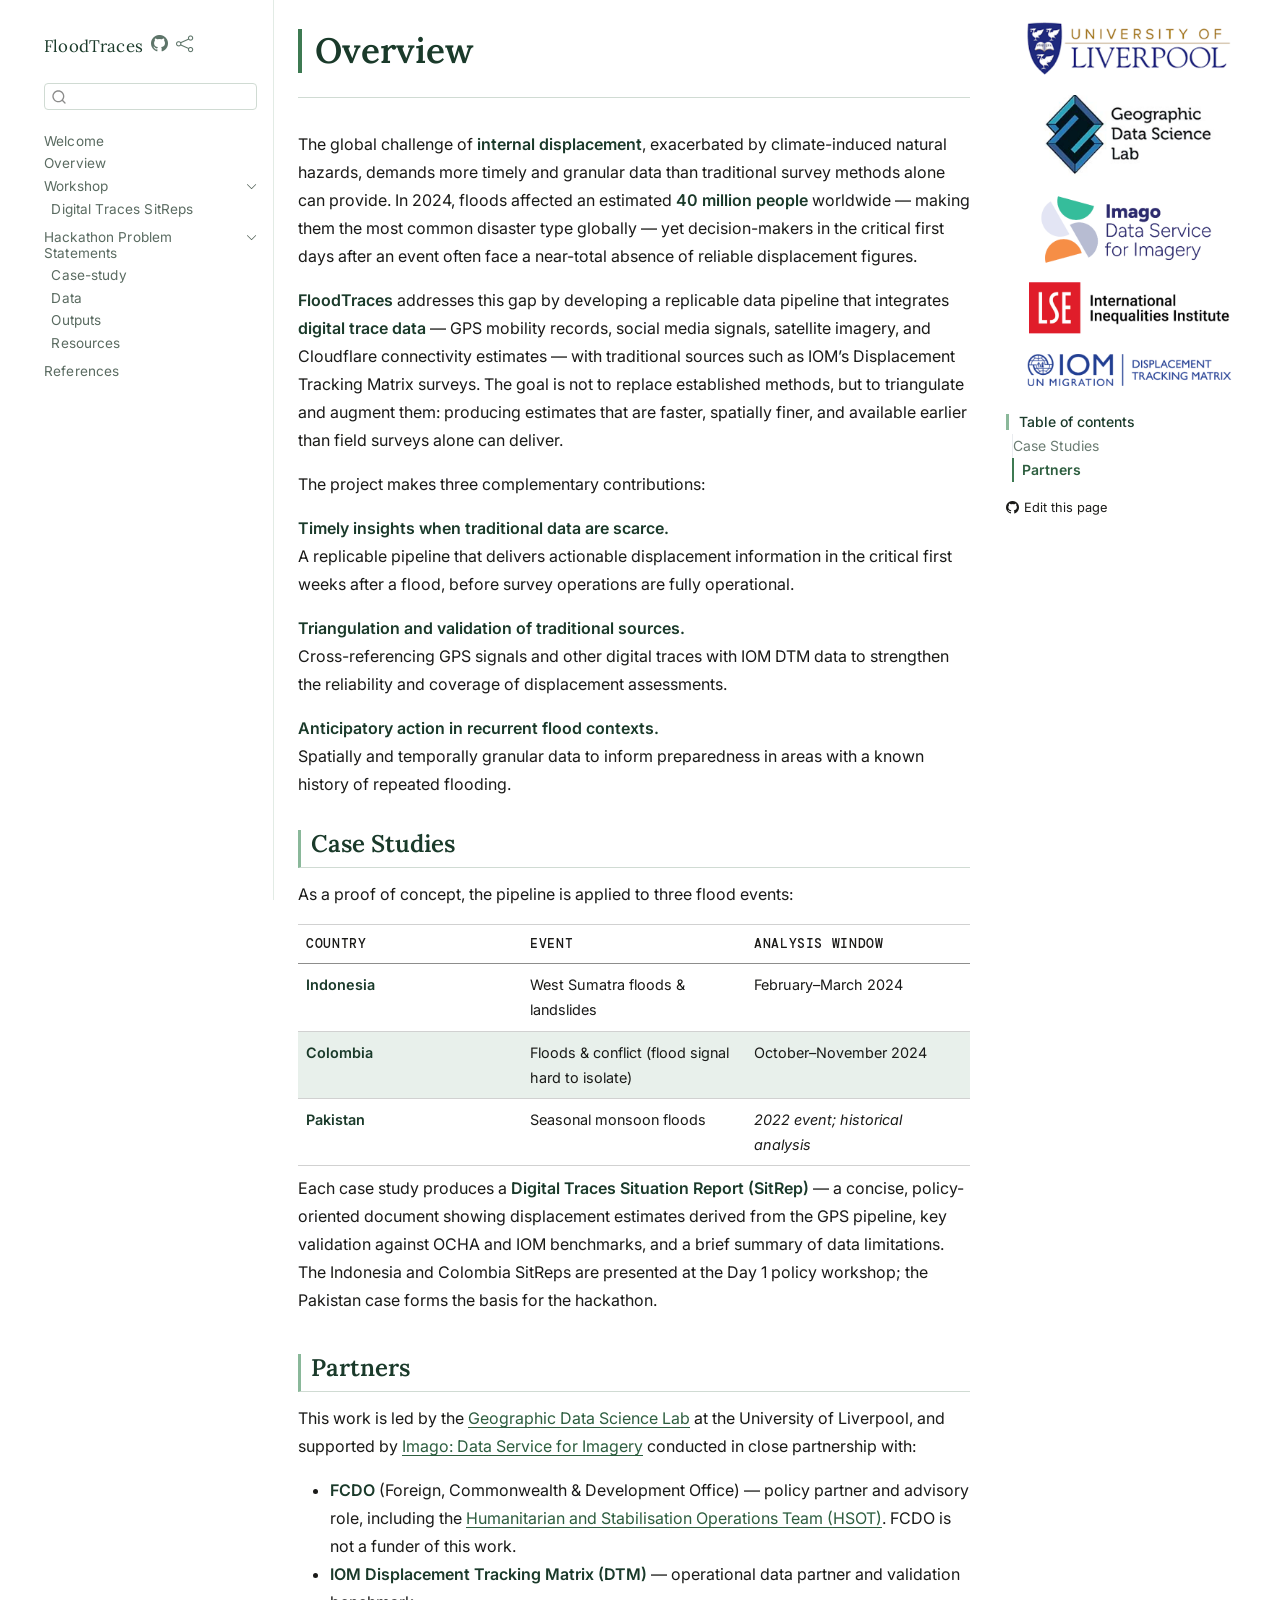
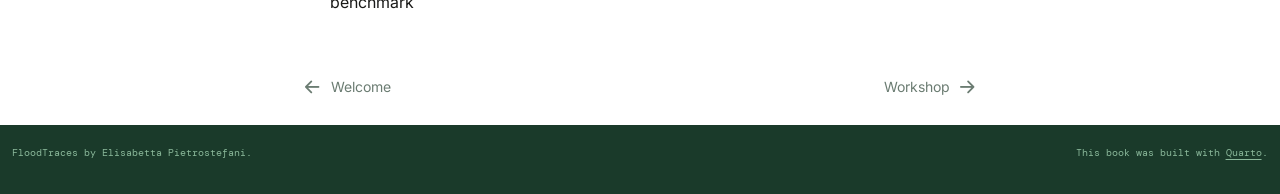
<file: docs/overview.html>
<!DOCTYPE html>
<html xmlns="http://www.w3.org/1999/xhtml" lang="en" xml:lang="en"><head>

<meta charset="utf-8">
<meta name="generator" content="quarto-1.9.36">

<meta name="viewport" content="width=device-width, initial-scale=1.0, user-scalable=yes">


<title>Overview – FloodTraces</title>
<style>
/* Default styles provided by pandoc.
** See https://pandoc.org/MANUAL.html#variables-for-html for config info.
*/
code{white-space: pre-wrap;}
span.smallcaps{font-variant: small-caps;}
div.columns{display: flex; gap: min(4vw, 1.5em);}
div.column{flex: auto; overflow-x: auto;}
div.hanging-indent{margin-left: 1.5em; text-indent: -1.5em;}
ul.task-list{list-style: none;}
ul.task-list li input[type="checkbox"] {
  width: 0.8em;
  margin: 0 0.8em 0.2em -1em; /* quarto-specific, see https://github.com/quarto-dev/quarto-cli/issues/4556 */ 
  vertical-align: middle;
}
</style>


<script src="site_libs/quarto-nav/quarto-nav.js"></script>
<script src="site_libs/quarto-nav/headroom.min.js"></script>
<script src="site_libs/clipboard/clipboard.min.js"></script>
<script src="site_libs/quarto-search/autocomplete.umd.js"></script>
<script src="site_libs/quarto-search/fuse.min.js"></script>
<script src="site_libs/quarto-search/quarto-search.js"></script>
<meta name="quarto:offset" content="./">
<link href="./workshop.html" rel="next">
<link href="./index.html" rel="prev">
<script src="site_libs/quarto-html/quarto.js" type="module"></script>
<script src="site_libs/quarto-html/tabsets/tabsets.js" type="module"></script>
<script src="site_libs/quarto-html/popper.min.js"></script>
<script src="site_libs/quarto-html/tippy.umd.min.js"></script>
<script src="site_libs/quarto-html/anchor.min.js"></script>
<link href="site_libs/quarto-html/tippy.css" rel="stylesheet">
<link href="site_libs/quarto-html/quarto-syntax-highlighting-737654a9ec85750b6a1f4449fea8f327.css" rel="stylesheet" id="quarto-text-highlighting-styles">
<script src="site_libs/bootstrap/bootstrap.min.js"></script>
<link href="site_libs/bootstrap/bootstrap-icons.css" rel="stylesheet">
<link href="site_libs/bootstrap/bootstrap-99d00ab0d9533f89b756c4f97bc18533.min.css" rel="stylesheet" append-hash="true" id="quarto-bootstrap" data-mode="light">
<script id="quarto-search-options" type="application/json">{
  "location": "sidebar",
  "copy-button": false,
  "collapse-after": 3,
  "panel-placement": "start",
  "type": "textbox",
  "limit": 50,
  "keyboard-shortcut": [
    "f",
    "/",
    "s"
  ],
  "show-item-context": false,
  "language": {
    "search-no-results-text": "No results",
    "search-matching-documents-text": "matching documents",
    "search-copy-link-title": "Copy link to search",
    "search-hide-matches-text": "Hide additional matches",
    "search-more-match-text": "more match in this document",
    "search-more-matches-text": "more matches in this document",
    "search-clear-button-title": "Clear",
    "search-text-placeholder": "",
    "search-detached-cancel-button-title": "Cancel",
    "search-submit-button-title": "Submit",
    "search-label": "Search"
  }
}</script>


<meta name="twitter:title" content="Overview – FloodTraces">
<meta name="twitter:description" content="">
<meta name="twitter:creator" content="@EPietrostefani">
<meta name="twitter:card" content="summary">
</head>

<body class="nav-sidebar floating quarto-light">

<div id="quarto-search-results"></div>
  <header id="quarto-header" class="headroom fixed-top">
  <nav class="quarto-secondary-nav">
    <div class="container-fluid d-flex">
      <button type="button" class="quarto-btn-toggle btn" data-bs-toggle="collapse" role="button" data-bs-target=".quarto-sidebar-collapse-item" aria-controls="quarto-sidebar" aria-expanded="false" aria-label="Toggle sidebar navigation" onclick="if (window.quartoToggleHeadroom) { window.quartoToggleHeadroom(); }">
        <i class="bi bi-layout-text-sidebar-reverse"></i>
      </button>
        <nav class="quarto-page-breadcrumbs" aria-label="breadcrumb"><ol class="breadcrumb"><li class="breadcrumb-item"><a href="./overview.html">Overview</a></li></ol></nav>
        <a class="flex-grow-1" role="navigation" data-bs-toggle="collapse" data-bs-target=".quarto-sidebar-collapse-item" aria-controls="quarto-sidebar" aria-expanded="false" aria-label="Toggle sidebar navigation" onclick="if (window.quartoToggleHeadroom) { window.quartoToggleHeadroom(); }">      
        </a>
      <button type="button" class="btn quarto-search-button" aria-label="Search" onclick="window.quartoOpenSearch();">
        <i class="bi bi-search"></i>
      </button>
    </div>
  </nav>
</header>
<!-- content -->
<div id="quarto-content" class="quarto-container page-columns page-rows-contents page-layout-article">
<!-- sidebar -->
  <nav id="quarto-sidebar" class="sidebar collapse collapse-horizontal quarto-sidebar-collapse-item sidebar-navigation floating overflow-auto">
    <div class="pt-lg-2 mt-2 text-left sidebar-header">
    <div class="sidebar-title mb-0 py-0">
      <a href="./">FloodTraces</a> 
        <div class="sidebar-tools-main">
    <a href="https://github.com/pietrostefani/pop-displacement-disaster" title="Source Code" class="quarto-navigation-tool px-1" aria-label="Source Code"><i class="bi bi-github"></i></a>
    <div class="dropdown">
      <a href="" title="Share" id="quarto-navigation-tool-dropdown-0" class="quarto-navigation-tool dropdown-toggle px-1" data-bs-toggle="dropdown" aria-expanded="false" role="link" aria-label="Share"><i class="bi bi-share"></i></a>
      <ul class="dropdown-menu" aria-labelledby="quarto-navigation-tool-dropdown-0">
          <li>
            <a class="dropdown-item sidebar-tools-main-item" href="https://twitter.com/intent/tweet?url=|url|">
              <i class="bi bi-twitter pe-1"></i>
            Twitter
            </a>
          </li>
          <li>
            <a class="dropdown-item sidebar-tools-main-item" href="https://www.facebook.com/sharer/sharer.php?u=|url|">
              <i class="bi bi-facebook pe-1"></i>
            Facebook
            </a>
          </li>
      </ul>
    </div>
</div>
    </div>
      </div>
        <div class="mt-2 flex-shrink-0 align-items-center">
        <div class="sidebar-search">
        <div id="quarto-search" class="" title="Search"></div>
        </div>
        </div>
    <div class="sidebar-menu-container"> 
    <ul class="list-unstyled mt-1">
        <li class="sidebar-item">
  <div class="sidebar-item-container"> 
  <a href="./index.html" class="sidebar-item-text sidebar-link">
 <span class="menu-text">Welcome</span></a>
  </div>
</li>
        <li class="sidebar-item">
  <div class="sidebar-item-container"> 
  <a href="./overview.html" class="sidebar-item-text sidebar-link active">
 <span class="menu-text">Overview</span></a>
  </div>
</li>
        <li class="sidebar-item sidebar-item-section">
      <div class="sidebar-item-container"> 
            <a href="./workshop.html" class="sidebar-item-text sidebar-link">
 <span class="menu-text">Workshop</span></a>
          <a class="sidebar-item-toggle text-start" data-bs-toggle="collapse" data-bs-target="#quarto-sidebar-section-1" role="navigation" aria-expanded="true" aria-label="Toggle section">
            <i class="bi bi-chevron-right ms-2"></i>
          </a> 
      </div>
      <ul id="quarto-sidebar-section-1" class="collapse list-unstyled sidebar-section depth1 show">  
          <li class="sidebar-item">
  <div class="sidebar-item-container"> 
  <a href="./researchareas.html" class="sidebar-item-text sidebar-link">
 <span class="menu-text">Digital Traces SitReps</span></a>
  </div>
</li>
      </ul>
  </li>
        <li class="sidebar-item sidebar-item-section">
      <div class="sidebar-item-container"> 
            <a href="./probstatement.html" class="sidebar-item-text sidebar-link">
 <span class="menu-text">Hackathon Problem Statements</span></a>
          <a class="sidebar-item-toggle text-start" data-bs-toggle="collapse" data-bs-target="#quarto-sidebar-section-2" role="navigation" aria-expanded="true" aria-label="Toggle section">
            <i class="bi bi-chevron-right ms-2"></i>
          </a> 
      </div>
      <ul id="quarto-sidebar-section-2" class="collapse list-unstyled sidebar-section depth1 show">  
          <li class="sidebar-item">
  <div class="sidebar-item-container"> 
  <a href="./casestudy.html" class="sidebar-item-text sidebar-link">
 <span class="menu-text">Case-study</span></a>
  </div>
</li>
          <li class="sidebar-item">
  <div class="sidebar-item-container"> 
  <a href="./datasets.html" class="sidebar-item-text sidebar-link">
 <span class="menu-text">Data</span></a>
  </div>
</li>
          <li class="sidebar-item">
  <div class="sidebar-item-container"> 
  <a href="./output.html" class="sidebar-item-text sidebar-link">
 <span class="menu-text">Outputs</span></a>
  </div>
</li>
          <li class="sidebar-item">
  <div class="sidebar-item-container"> 
  <a href="./resources.html" class="sidebar-item-text sidebar-link">
 <span class="menu-text">Resources</span></a>
  </div>
</li>
      </ul>
  </li>
        <li class="sidebar-item">
  <div class="sidebar-item-container"> 
  <a href="./references.html" class="sidebar-item-text sidebar-link">
 <span class="menu-text">References</span></a>
  </div>
</li>
    </ul>
    </div>
</nav>
<div id="quarto-sidebar-glass" class="quarto-sidebar-collapse-item" data-bs-toggle="collapse" data-bs-target=".quarto-sidebar-collapse-item"></div>
<!-- margin-sidebar -->
    <div id="quarto-margin-sidebar" class="sidebar margin-sidebar"><div class="quarto-margin-header"><div class="margin-header-item">
<p><img src="./logos_web.png" class="img-fluid"></p>
</div></div>
        <nav id="TOC" role="doc-toc" class="toc-active">
    <h2 id="toc-title">Table of contents</h2>
   
  <ul>
  <li><a href="#case-studies" id="toc-case-studies" class="nav-link active" data-scroll-target="#case-studies">Case Studies</a></li>
  <li><a href="#partners" id="toc-partners" class="nav-link" data-scroll-target="#partners">Partners</a></li>
  </ul>
<div class="toc-actions"><ul><li><a href="https://github.com/pietrostefani/pop-displacement-disaster/edit/main/overview.qmd" class="toc-action"><i class="bi bi-github"></i>Edit this page</a></li></ul></div></nav>
    </div>
<!-- main -->
<main class="content" id="quarto-document-content">

<header id="title-block-header" class="quarto-title-block default">
<div class="quarto-title">
<h1 class="title"><span id="sec-overview" class="quarto-section-identifier">Overview</span></h1>
</div>



<div class="quarto-title-meta">

    
  
    
  </div>
  


</header>


<p>The global challenge of <strong>internal displacement</strong>, exacerbated by climate-induced natural hazards, demands more timely and granular data than traditional survey methods alone can provide. In 2024, floods affected an estimated <strong>40 million people</strong> worldwide — making them the most common disaster type globally — yet decision-makers in the critical first days after an event often face a near-total absence of reliable displacement figures.</p>
<p><strong>FloodTraces</strong> addresses this gap by developing a replicable data pipeline that integrates <strong>digital trace data</strong> — GPS mobility records, social media signals, satellite imagery, and Cloudflare connectivity estimates — with traditional sources such as IOM’s Displacement Tracking Matrix surveys. The goal is not to replace established methods, but to triangulate and augment them: producing estimates that are faster, spatially finer, and available earlier than field surveys alone can deliver.</p>
<p>The project makes three complementary contributions:</p>
<p><strong>Timely insights when traditional data are scarce.</strong><br>
A replicable pipeline that delivers actionable displacement information in the critical first weeks after a flood, before survey operations are fully operational.</p>
<p><strong>Triangulation and validation of traditional sources.</strong><br>
Cross-referencing GPS signals and other digital traces with IOM DTM data to strengthen the reliability and coverage of displacement assessments.</p>
<p><strong>Anticipatory action in recurrent flood contexts.</strong><br>
Spatially and temporally granular data to inform preparedness in areas with a known history of repeated flooding.</p>
<section id="case-studies" class="level2 unnumbered">
<h2 class="unnumbered anchored" data-anchor-id="case-studies">Case Studies</h2>
<p>As a proof of concept, the pipeline is applied to three flood events:</p>
<table class="caption-top table">
<colgroup>
<col style="width: 33%">
<col style="width: 33%">
<col style="width: 33%">
</colgroup>
<thead>
<tr class="header">
<th>Country</th>
<th>Event</th>
<th>Analysis Window</th>
</tr>
</thead>
<tbody>
<tr class="odd">
<td><strong>Indonesia</strong></td>
<td>West Sumatra floods &amp; landslides</td>
<td>February–March 2024</td>
</tr>
<tr class="even">
<td><strong>Colombia</strong></td>
<td>Floods &amp; conflict (flood signal hard to isolate)</td>
<td>October–November 2024</td>
</tr>
<tr class="odd">
<td><strong>Pakistan</strong></td>
<td>Seasonal monsoon floods</td>
<td><em>2022 event; historical analysis</em></td>
</tr>
</tbody>
</table>
<p>Each case study produces a <strong>Digital Traces Situation Report (SitRep)</strong> — a concise, policy-oriented document showing displacement estimates derived from the GPS pipeline, key validation against OCHA and IOM benchmarks, and a brief summary of data limitations. The Indonesia and Colombia SitReps are presented at the Day 1 policy workshop; the Pakistan case forms the basis for the hackathon.</p>
</section>
<section id="partners" class="level2 unnumbered">
<h2 class="unnumbered anchored" data-anchor-id="partners">Partners</h2>
<p>This work is led by the <a href="https://www.liverpool.ac.uk/geographic-data-science/">Geographic Data Science Lab</a> at the University of Liverpool, and supported by <a href="https://imago.ac.uk/">Imago: Data Service for Imagery</a> conducted in close partnership with:</p>
<ul>
<li><strong>FCDO</strong> (Foreign, Commonwealth &amp; Development Office) — policy partner and advisory role, including the <a href="https://www.linkedin.com/company/humanitarian-and-stabilisation-operations-team/posts/?feedView=all">Humanitarian and Stabilisation Operations Team (HSOT)</a>. FCDO is not a funder of this work.</li>
<li><strong>IOM Displacement Tracking Matrix (DTM)</strong> — operational data partner and validation benchmark</li>
</ul>


</section>

</main> <!-- /main -->
<script id="quarto-html-after-body" type="application/javascript">
  window.document.addEventListener("DOMContentLoaded", function (event) {
    const icon = "";
    const anchorJS = new window.AnchorJS();
    anchorJS.options = {
      placement: 'right',
      icon: icon
    };
    anchorJS.add('.anchored');
    const isCodeAnnotation = (el) => {
      for (const clz of el.classList) {
        if (clz.startsWith('code-annotation-')) {                     
          return true;
        }
      }
      return false;
    }
    const onCopySuccess = function(e) {
      // button target
      const button = e.trigger;
      // don't keep focus
      button.blur();
      // flash "checked"
      button.classList.add('code-copy-button-checked');
      var currentTitle = button.getAttribute("title");
      button.setAttribute("title", "Copied!");
      let tooltip;
      if (window.bootstrap) {
        button.setAttribute("data-bs-toggle", "tooltip");
        button.setAttribute("data-bs-placement", "left");
        button.setAttribute("data-bs-title", "Copied!");
        tooltip = new bootstrap.Tooltip(button, 
          { trigger: "manual", 
            customClass: "code-copy-button-tooltip",
            offset: [0, -8]});
        tooltip.show();    
      }
      setTimeout(function() {
        if (tooltip) {
          tooltip.hide();
          button.removeAttribute("data-bs-title");
          button.removeAttribute("data-bs-toggle");
          button.removeAttribute("data-bs-placement");
        }
        button.setAttribute("title", currentTitle);
        button.classList.remove('code-copy-button-checked');
      }, 1000);
      // clear code selection
      e.clearSelection();
    }
    const getTextToCopy = function(trigger) {
      const outerScaffold = trigger.parentElement.cloneNode(true);
      const codeEl = outerScaffold.querySelector('code');
      for (const childEl of codeEl.children) {
        if (isCodeAnnotation(childEl)) {
          childEl.remove();
        }
      }
      return codeEl.innerText;
    }
    const clipboard = new window.ClipboardJS('.code-copy-button:not([data-in-quarto-modal])', {
      text: getTextToCopy
    });
    clipboard.on('success', onCopySuccess);
    if (window.document.getElementById('quarto-embedded-source-code-modal')) {
      const clipboardModal = new window.ClipboardJS('.code-copy-button[data-in-quarto-modal]', {
        text: getTextToCopy,
        container: window.document.getElementById('quarto-embedded-source-code-modal')
      });
      clipboardModal.on('success', onCopySuccess);
    }
      var localhostRegex = new RegExp(/^(?:http|https):\/\/localhost\:?[0-9]*\//);
      var mailtoRegex = new RegExp(/^mailto:/);
        var filterRegex = new RegExp("https:\/\/pietrostefani\.github\.io\/pop-displacement-disaster");
      var isInternal = (href) => {
          return filterRegex.test(href) || localhostRegex.test(href) || mailtoRegex.test(href);
      }
      // Inspect non-navigation links and adorn them if external
     var links = window.document.querySelectorAll('a[href]:not(.nav-link):not(.navbar-brand):not(.toc-action):not(.sidebar-link):not(.sidebar-item-toggle):not(.pagination-link):not(.no-external):not([aria-hidden]):not(.dropdown-item):not(.quarto-navigation-tool):not(.about-link)');
      for (var i=0; i<links.length; i++) {
        const link = links[i];
        if (!isInternal(link.href)) {
          // undo the damage that might have been done by quarto-nav.js in the case of
          // links that we want to consider external
          if (link.dataset.originalHref !== undefined) {
            link.href = link.dataset.originalHref;
          }
        }
      }
    function tippyHover(el, contentFn, onTriggerFn, onUntriggerFn) {
      const config = {
        allowHTML: true,
        maxWidth: 500,
        delay: 100,
        arrow: false,
        appendTo: function(el) {
            return el.parentElement;
        },
        interactive: true,
        interactiveBorder: 10,
        theme: 'quarto',
        placement: 'bottom-start',
      };
      if (contentFn) {
        config.content = contentFn;
      }
      if (onTriggerFn) {
        config.onTrigger = onTriggerFn;
      }
      if (onUntriggerFn) {
        config.onUntrigger = onUntriggerFn;
      }
      window.tippy(el, config); 
    }
    const noterefs = window.document.querySelectorAll('a[role="doc-noteref"]');
    for (var i=0; i<noterefs.length; i++) {
      const ref = noterefs[i];
      tippyHover(ref, function() {
        // use id or data attribute instead here
        let href = ref.getAttribute('data-footnote-href') || ref.getAttribute('href');
        try { href = new URL(href).hash; } catch {}
        const id = href.replace(/^#\/?/, "");
        const note = window.document.getElementById(id);
        if (note) {
          return note.innerHTML;
        } else {
          return "";
        }
      });
    }
    const xrefs = window.document.querySelectorAll('a.quarto-xref');
    const processXRef = (id, note) => {
      // Strip column container classes
      const stripColumnClz = (el) => {
        el.classList.remove("page-full", "page-columns");
        if (el.children) {
          for (const child of el.children) {
            stripColumnClz(child);
          }
        }
      }
      stripColumnClz(note)
      if (id === null || id.startsWith('sec-')) {
        // Special case sections, only their first couple elements
        const container = document.createElement("div");
        if (note.children && note.children.length > 2) {
          container.appendChild(note.children[0].cloneNode(true));
          for (let i = 1; i < note.children.length; i++) {
            const child = note.children[i];
            if (child.tagName === "P" && child.innerText === "") {
              continue;
            } else {
              container.appendChild(child.cloneNode(true));
              break;
            }
          }
          if (window.Quarto?.typesetMath) {
            window.Quarto.typesetMath(container);
          }
          return container.innerHTML
        } else {
          if (window.Quarto?.typesetMath) {
            window.Quarto.typesetMath(note);
          }
          return note.innerHTML;
        }
      } else {
        // Remove any anchor links if they are present
        const anchorLink = note.querySelector('a.anchorjs-link');
        if (anchorLink) {
          anchorLink.remove();
        }
        if (window.Quarto?.typesetMath) {
          window.Quarto.typesetMath(note);
        }
        if (note.classList.contains("callout")) {
          return note.outerHTML;
        } else {
          return note.innerHTML;
        }
      }
    }
    for (var i=0; i<xrefs.length; i++) {
      const xref = xrefs[i];
      tippyHover(xref, undefined, function(instance) {
        instance.disable();
        let url = xref.getAttribute('href');
        let hash = undefined; 
        if (url.startsWith('#')) {
          hash = url;
        } else {
          try { hash = new URL(url).hash; } catch {}
        }
        if (hash) {
          const id = hash.replace(/^#\/?/, "");
          const note = window.document.getElementById(id);
          if (note !== null) {
            try {
              const html = processXRef(id, note.cloneNode(true));
              instance.setContent(html);
            } finally {
              instance.enable();
              instance.show();
            }
          } else {
            // See if we can fetch this
            fetch(url.split('#')[0])
            .then(res => res.text())
            .then(html => {
              const parser = new DOMParser();
              const htmlDoc = parser.parseFromString(html, "text/html");
              const note = htmlDoc.getElementById(id);
              if (note !== null) {
                const html = processXRef(id, note);
                instance.setContent(html);
              } 
            }).finally(() => {
              instance.enable();
              instance.show();
            });
          }
        } else {
          // See if we can fetch a full url (with no hash to target)
          // This is a special case and we should probably do some content thinning / targeting
          fetch(url)
          .then(res => res.text())
          .then(html => {
            const parser = new DOMParser();
            const htmlDoc = parser.parseFromString(html, "text/html");
            const note = htmlDoc.querySelector('main.content');
            if (note !== null) {
              // This should only happen for chapter cross references
              // (since there is no id in the URL)
              // remove the first header
              if (note.children.length > 0 && note.children[0].tagName === "HEADER") {
                note.children[0].remove();
              }
              const html = processXRef(null, note);
              instance.setContent(html);
            } 
          }).finally(() => {
            instance.enable();
            instance.show();
          });
        }
      }, function(instance) {
      });
    }
        let selectedAnnoteEl;
        const selectorForAnnotation = ( cell, annotation) => {
          let cellAttr = 'data-code-cell="' + cell + '"';
          let lineAttr = 'data-code-annotation="' +  annotation + '"';
          const selector = 'span[' + cellAttr + '][' + lineAttr + ']';
          return selector;
        }
        const selectCodeLines = (annoteEl) => {
          const doc = window.document;
          const targetCell = annoteEl.getAttribute("data-target-cell");
          const targetAnnotation = annoteEl.getAttribute("data-target-annotation");
          const annoteSpan = window.document.querySelector(selectorForAnnotation(targetCell, targetAnnotation));
          const lines = annoteSpan.getAttribute("data-code-lines").split(",");
          const lineIds = lines.map((line) => {
            return targetCell + "-" + line;
          })
          let top = null;
          let height = null;
          let parent = null;
          if (lineIds.length > 0) {
              //compute the position of the single el (top and bottom and make a div)
              const el = window.document.getElementById(lineIds[0]);
              top = el.offsetTop;
              height = el.offsetHeight;
              parent = el.parentElement.parentElement;
            if (lineIds.length > 1) {
              const lastEl = window.document.getElementById(lineIds[lineIds.length - 1]);
              const bottom = lastEl.offsetTop + lastEl.offsetHeight;
              height = bottom - top;
            }
            if (top !== null && height !== null && parent !== null) {
              // cook up a div (if necessary) and position it 
              let div = window.document.getElementById("code-annotation-line-highlight");
              if (div === null) {
                div = window.document.createElement("div");
                div.setAttribute("id", "code-annotation-line-highlight");
                div.style.position = 'absolute';
                parent.appendChild(div);
              }
              div.style.top = top - 2 + "px";
              div.style.height = height + 4 + "px";
              div.style.left = 0;
              let gutterDiv = window.document.getElementById("code-annotation-line-highlight-gutter");
              if (gutterDiv === null) {
                gutterDiv = window.document.createElement("div");
                gutterDiv.setAttribute("id", "code-annotation-line-highlight-gutter");
                gutterDiv.style.position = 'absolute';
                const codeCell = window.document.getElementById(targetCell);
                const gutter = codeCell.querySelector('.code-annotation-gutter');
                gutter.appendChild(gutterDiv);
              }
              gutterDiv.style.top = top - 2 + "px";
              gutterDiv.style.height = height + 4 + "px";
            }
            selectedAnnoteEl = annoteEl;
          }
        };
        const unselectCodeLines = () => {
          const elementsIds = ["code-annotation-line-highlight", "code-annotation-line-highlight-gutter"];
          elementsIds.forEach((elId) => {
            const div = window.document.getElementById(elId);
            if (div) {
              div.remove();
            }
          });
          selectedAnnoteEl = undefined;
        };
          // Handle positioning of the toggle
      window.addEventListener(
        "resize",
        throttle(() => {
          elRect = undefined;
          if (selectedAnnoteEl) {
            selectCodeLines(selectedAnnoteEl);
          }
        }, 10)
      );
      function throttle(fn, ms) {
      let throttle = false;
      let timer;
        return (...args) => {
          if(!throttle) { // first call gets through
              fn.apply(this, args);
              throttle = true;
          } else { // all the others get throttled
              if(timer) clearTimeout(timer); // cancel #2
              timer = setTimeout(() => {
                fn.apply(this, args);
                timer = throttle = false;
              }, ms);
          }
        };
      }
        // Attach click handler to the DT
        const annoteDls = window.document.querySelectorAll('dt[data-target-cell]');
        for (const annoteDlNode of annoteDls) {
          annoteDlNode.addEventListener('click', (event) => {
            const clickedEl = event.target;
            if (clickedEl !== selectedAnnoteEl) {
              unselectCodeLines();
              const activeEl = window.document.querySelector('dt[data-target-cell].code-annotation-active');
              if (activeEl) {
                activeEl.classList.remove('code-annotation-active');
              }
              selectCodeLines(clickedEl);
              clickedEl.classList.add('code-annotation-active');
            } else {
              // Unselect the line
              unselectCodeLines();
              clickedEl.classList.remove('code-annotation-active');
            }
          });
        }
    const findCites = (el) => {
      const parentEl = el.parentElement;
      if (parentEl) {
        const cites = parentEl.dataset.cites;
        if (cites) {
          return {
            el,
            cites: cites.split(' ')
          };
        } else {
          return findCites(el.parentElement)
        }
      } else {
        return undefined;
      }
    };
    var bibliorefs = window.document.querySelectorAll('a[role="doc-biblioref"]');
    for (var i=0; i<bibliorefs.length; i++) {
      const ref = bibliorefs[i];
      const citeInfo = findCites(ref);
      if (citeInfo) {
        tippyHover(citeInfo.el, function() {
          var popup = window.document.createElement('div');
          citeInfo.cites.forEach(function(cite) {
            var citeDiv = window.document.createElement('div');
            citeDiv.classList.add('hanging-indent');
            citeDiv.classList.add('csl-entry');
            var biblioDiv = window.document.getElementById('ref-' + cite);
            if (biblioDiv) {
              citeDiv.innerHTML = biblioDiv.innerHTML;
            }
            popup.appendChild(citeDiv);
          });
          return popup.innerHTML;
        });
      }
    }
  });
  </script>
<nav class="page-navigation">
  <div class="nav-page nav-page-previous">
      <a href="./index.html" class="pagination-link" aria-label="Welcome">
        <i class="bi bi-arrow-left-short"></i> <span class="nav-page-text">Welcome</span>
      </a>          
  </div>
  <div class="nav-page nav-page-next">
      <a href="./workshop.html" class="pagination-link" aria-label="Workshop">
        <span class="nav-page-text">Workshop</span> <i class="bi bi-arrow-right-short"></i>
      </a>
  </div>
</nav>
</div> <!-- /content -->
<footer class="footer">
  <div class="nav-footer">
    <div class="nav-footer-left">
<p>FloodTraces by Elisabetta Pietrostefani.</p>
</div>   
    <div class="nav-footer-center">
      &nbsp;
    <div class="toc-actions d-sm-block d-md-none"><ul><li><a href="https://github.com/pietrostefani/pop-displacement-disaster/edit/main/overview.qmd" class="toc-action"><i class="bi bi-github"></i>Edit this page</a></li></ul></div></div>
    <div class="nav-footer-right">
<p>This book was built with <a href="https://quarto.org/">Quarto</a>.</p>
</div>
  </div>
</footer>




</body></html>
</file>
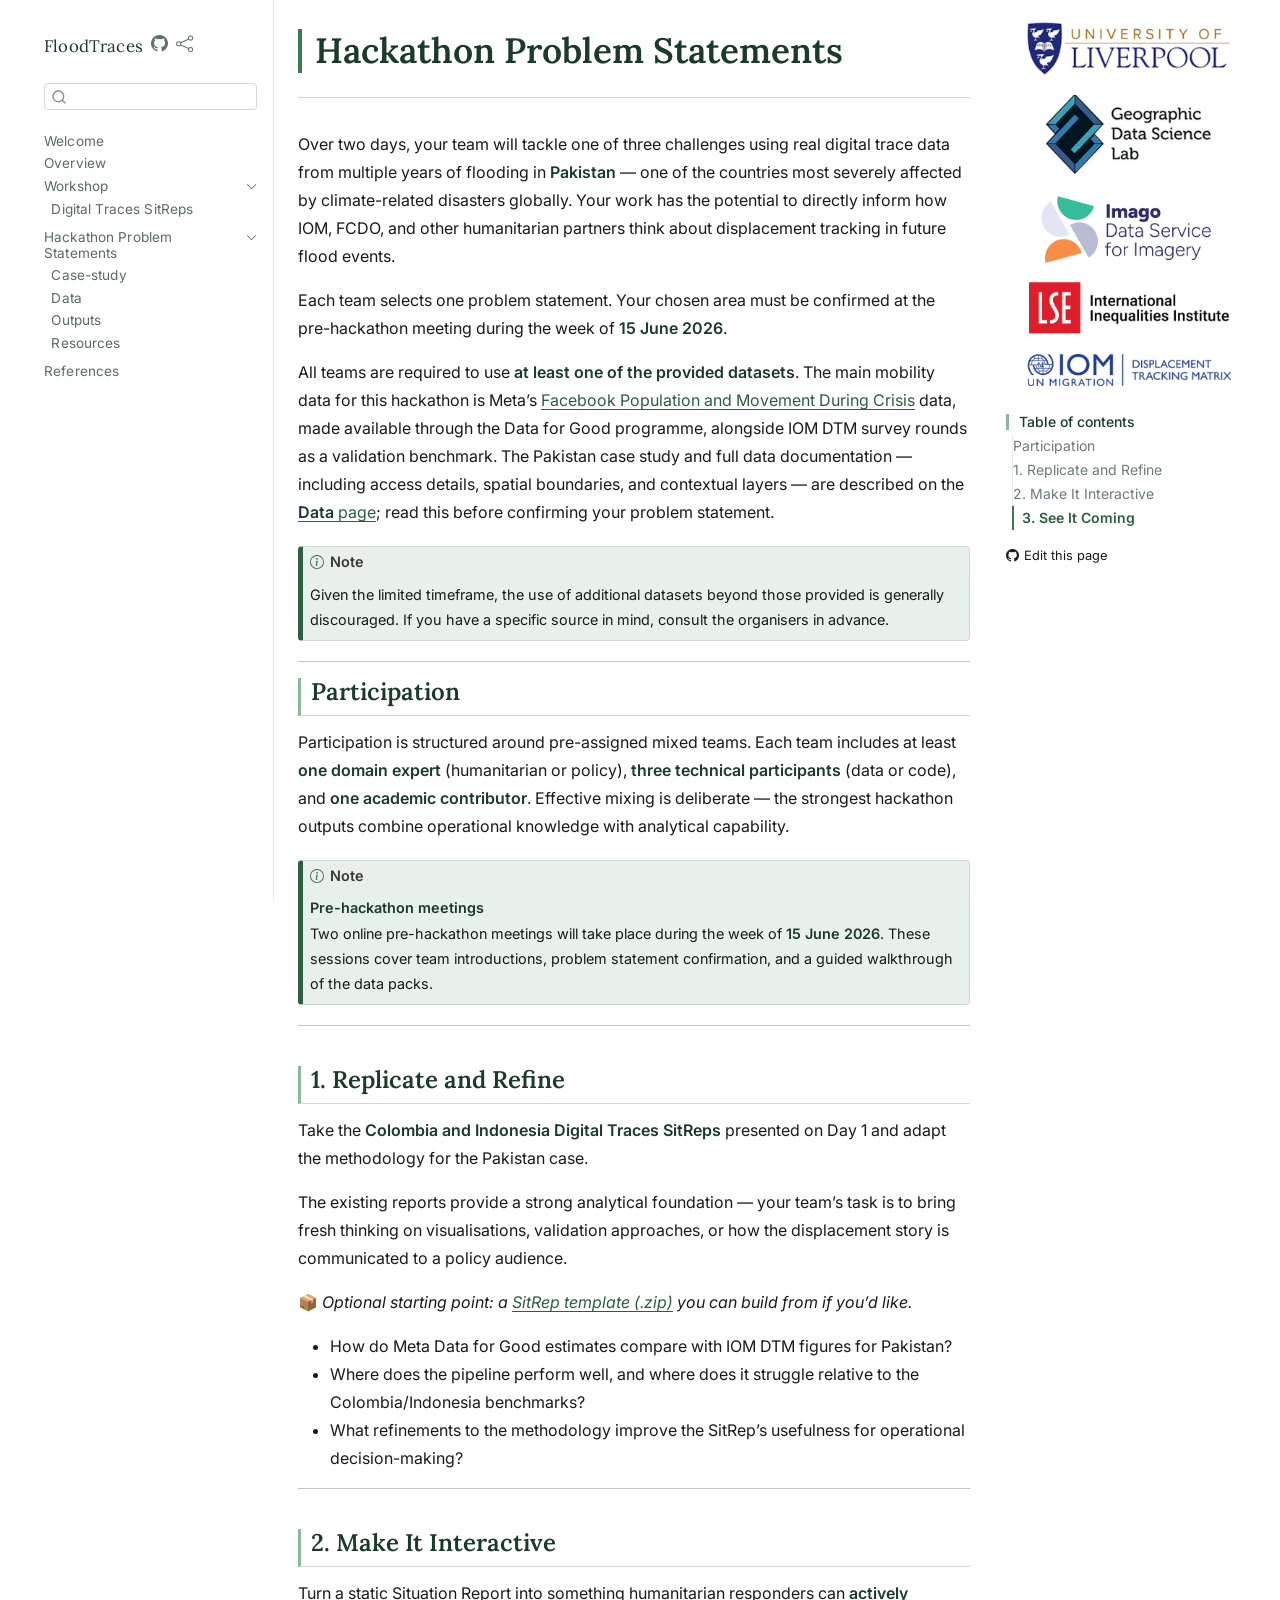
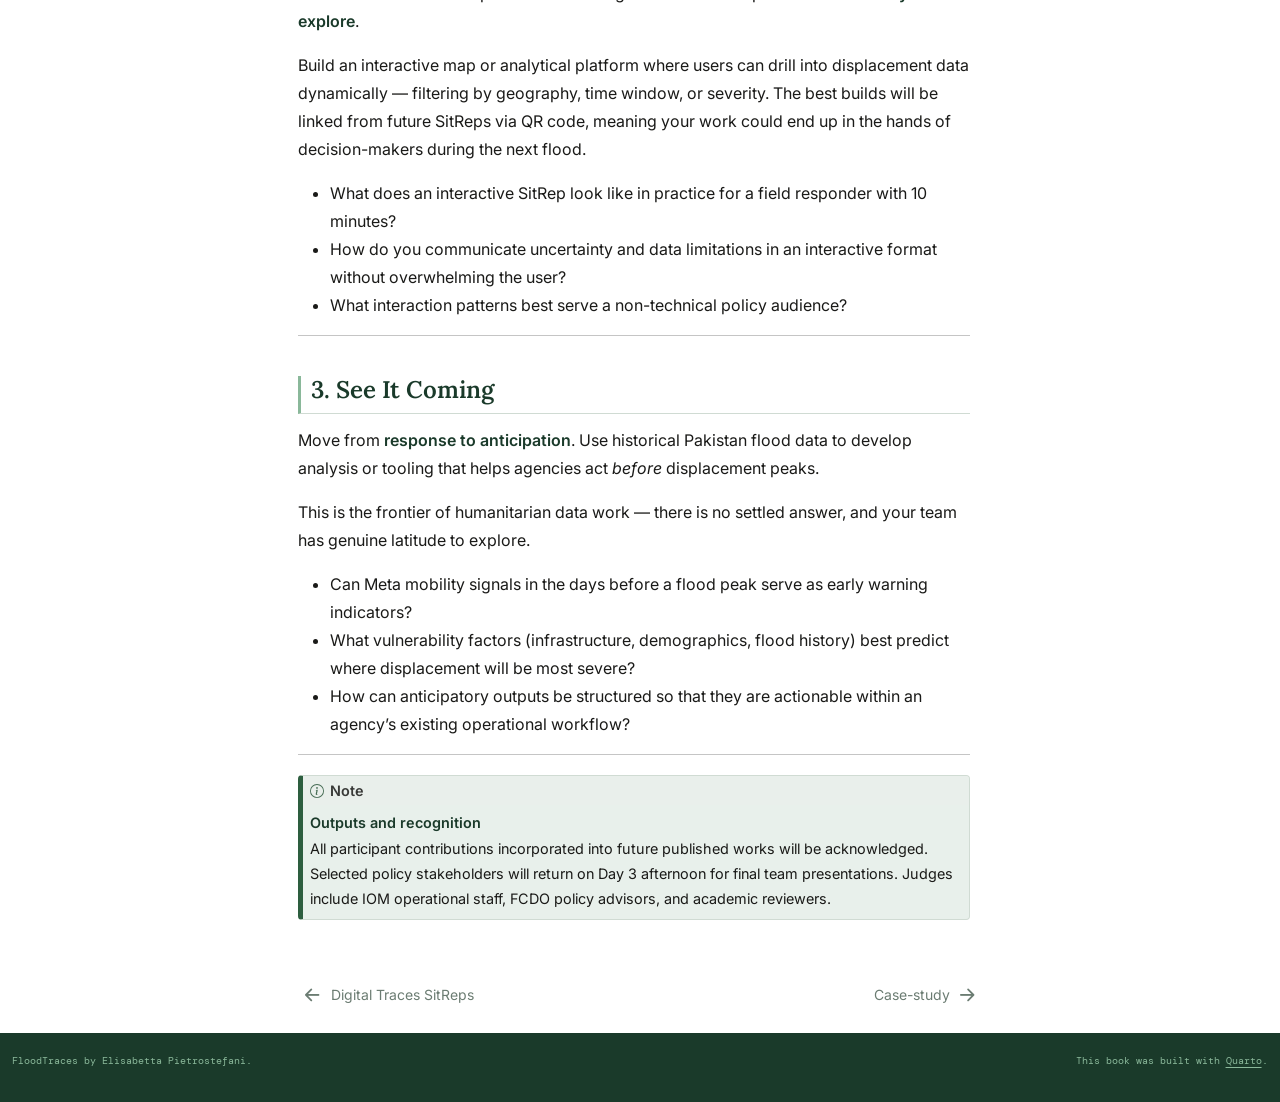
<file: docs/probstatement.html>
<!DOCTYPE html>
<html xmlns="http://www.w3.org/1999/xhtml" lang="en" xml:lang="en"><head>

<meta charset="utf-8">
<meta name="generator" content="quarto-1.9.36">

<meta name="viewport" content="width=device-width, initial-scale=1.0, user-scalable=yes">


<title>Hackathon Problem Statements – FloodTraces</title>
<style>
/* Default styles provided by pandoc.
** See https://pandoc.org/MANUAL.html#variables-for-html for config info.
*/
code{white-space: pre-wrap;}
span.smallcaps{font-variant: small-caps;}
div.columns{display: flex; gap: min(4vw, 1.5em);}
div.column{flex: auto; overflow-x: auto;}
div.hanging-indent{margin-left: 1.5em; text-indent: -1.5em;}
ul.task-list{list-style: none;}
ul.task-list li input[type="checkbox"] {
  width: 0.8em;
  margin: 0 0.8em 0.2em -1em; /* quarto-specific, see https://github.com/quarto-dev/quarto-cli/issues/4556 */ 
  vertical-align: middle;
}
</style>


<script src="site_libs/quarto-nav/quarto-nav.js"></script>
<script src="site_libs/quarto-nav/headroom.min.js"></script>
<script src="site_libs/clipboard/clipboard.min.js"></script>
<script src="site_libs/quarto-search/autocomplete.umd.js"></script>
<script src="site_libs/quarto-search/fuse.min.js"></script>
<script src="site_libs/quarto-search/quarto-search.js"></script>
<meta name="quarto:offset" content="./">
<link href="./casestudy.html" rel="next">
<link href="./researchareas.html" rel="prev">
<script src="site_libs/quarto-html/quarto.js" type="module"></script>
<script src="site_libs/quarto-html/tabsets/tabsets.js" type="module"></script>
<script src="site_libs/quarto-html/popper.min.js"></script>
<script src="site_libs/quarto-html/tippy.umd.min.js"></script>
<script src="site_libs/quarto-html/anchor.min.js"></script>
<link href="site_libs/quarto-html/tippy.css" rel="stylesheet">
<link href="site_libs/quarto-html/quarto-syntax-highlighting-737654a9ec85750b6a1f4449fea8f327.css" rel="stylesheet" id="quarto-text-highlighting-styles">
<script src="site_libs/bootstrap/bootstrap.min.js"></script>
<link href="site_libs/bootstrap/bootstrap-icons.css" rel="stylesheet">
<link href="site_libs/bootstrap/bootstrap-99d00ab0d9533f89b756c4f97bc18533.min.css" rel="stylesheet" append-hash="true" id="quarto-bootstrap" data-mode="light">
<script id="quarto-search-options" type="application/json">{
  "location": "sidebar",
  "copy-button": false,
  "collapse-after": 3,
  "panel-placement": "start",
  "type": "textbox",
  "limit": 50,
  "keyboard-shortcut": [
    "f",
    "/",
    "s"
  ],
  "show-item-context": false,
  "language": {
    "search-no-results-text": "No results",
    "search-matching-documents-text": "matching documents",
    "search-copy-link-title": "Copy link to search",
    "search-hide-matches-text": "Hide additional matches",
    "search-more-match-text": "more match in this document",
    "search-more-matches-text": "more matches in this document",
    "search-clear-button-title": "Clear",
    "search-text-placeholder": "",
    "search-detached-cancel-button-title": "Cancel",
    "search-submit-button-title": "Submit",
    "search-label": "Search"
  }
}</script>


<meta name="twitter:title" content="Hackathon Problem Statements – FloodTraces">
<meta name="twitter:description" content="">
<meta name="twitter:creator" content="@EPietrostefani">
<meta name="twitter:card" content="summary">
</head>

<body class="nav-sidebar floating quarto-light">

<div id="quarto-search-results"></div>
  <header id="quarto-header" class="headroom fixed-top">
  <nav class="quarto-secondary-nav">
    <div class="container-fluid d-flex">
      <button type="button" class="quarto-btn-toggle btn" data-bs-toggle="collapse" role="button" data-bs-target=".quarto-sidebar-collapse-item" aria-controls="quarto-sidebar" aria-expanded="false" aria-label="Toggle sidebar navigation" onclick="if (window.quartoToggleHeadroom) { window.quartoToggleHeadroom(); }">
        <i class="bi bi-layout-text-sidebar-reverse"></i>
      </button>
        <nav class="quarto-page-breadcrumbs" aria-label="breadcrumb"><ol class="breadcrumb"><li class="breadcrumb-item"><a href="./probstatement.html">Hackathon Problem Statements</a></li></ol></nav>
        <a class="flex-grow-1" role="navigation" data-bs-toggle="collapse" data-bs-target=".quarto-sidebar-collapse-item" aria-controls="quarto-sidebar" aria-expanded="false" aria-label="Toggle sidebar navigation" onclick="if (window.quartoToggleHeadroom) { window.quartoToggleHeadroom(); }">      
        </a>
      <button type="button" class="btn quarto-search-button" aria-label="Search" onclick="window.quartoOpenSearch();">
        <i class="bi bi-search"></i>
      </button>
    </div>
  </nav>
</header>
<!-- content -->
<div id="quarto-content" class="quarto-container page-columns page-rows-contents page-layout-article">
<!-- sidebar -->
  <nav id="quarto-sidebar" class="sidebar collapse collapse-horizontal quarto-sidebar-collapse-item sidebar-navigation floating overflow-auto">
    <div class="pt-lg-2 mt-2 text-left sidebar-header">
    <div class="sidebar-title mb-0 py-0">
      <a href="./">FloodTraces</a> 
        <div class="sidebar-tools-main">
    <a href="https://github.com/pietrostefani/pop-displacement-disaster" title="Source Code" class="quarto-navigation-tool px-1" aria-label="Source Code"><i class="bi bi-github"></i></a>
    <div class="dropdown">
      <a href="" title="Share" id="quarto-navigation-tool-dropdown-0" class="quarto-navigation-tool dropdown-toggle px-1" data-bs-toggle="dropdown" aria-expanded="false" role="link" aria-label="Share"><i class="bi bi-share"></i></a>
      <ul class="dropdown-menu" aria-labelledby="quarto-navigation-tool-dropdown-0">
          <li>
            <a class="dropdown-item sidebar-tools-main-item" href="https://twitter.com/intent/tweet?url=|url|">
              <i class="bi bi-twitter pe-1"></i>
            Twitter
            </a>
          </li>
          <li>
            <a class="dropdown-item sidebar-tools-main-item" href="https://www.facebook.com/sharer/sharer.php?u=|url|">
              <i class="bi bi-facebook pe-1"></i>
            Facebook
            </a>
          </li>
      </ul>
    </div>
</div>
    </div>
      </div>
        <div class="mt-2 flex-shrink-0 align-items-center">
        <div class="sidebar-search">
        <div id="quarto-search" class="" title="Search"></div>
        </div>
        </div>
    <div class="sidebar-menu-container"> 
    <ul class="list-unstyled mt-1">
        <li class="sidebar-item">
  <div class="sidebar-item-container"> 
  <a href="./index.html" class="sidebar-item-text sidebar-link">
 <span class="menu-text">Welcome</span></a>
  </div>
</li>
        <li class="sidebar-item">
  <div class="sidebar-item-container"> 
  <a href="./overview.html" class="sidebar-item-text sidebar-link">
 <span class="menu-text">Overview</span></a>
  </div>
</li>
        <li class="sidebar-item sidebar-item-section">
      <div class="sidebar-item-container"> 
            <a href="./workshop.html" class="sidebar-item-text sidebar-link">
 <span class="menu-text">Workshop</span></a>
          <a class="sidebar-item-toggle text-start" data-bs-toggle="collapse" data-bs-target="#quarto-sidebar-section-1" role="navigation" aria-expanded="true" aria-label="Toggle section">
            <i class="bi bi-chevron-right ms-2"></i>
          </a> 
      </div>
      <ul id="quarto-sidebar-section-1" class="collapse list-unstyled sidebar-section depth1 show">  
          <li class="sidebar-item">
  <div class="sidebar-item-container"> 
  <a href="./researchareas.html" class="sidebar-item-text sidebar-link">
 <span class="menu-text">Digital Traces SitReps</span></a>
  </div>
</li>
      </ul>
  </li>
        <li class="sidebar-item sidebar-item-section">
      <div class="sidebar-item-container"> 
            <a href="./probstatement.html" class="sidebar-item-text sidebar-link active">
 <span class="menu-text">Hackathon Problem Statements</span></a>
          <a class="sidebar-item-toggle text-start" data-bs-toggle="collapse" data-bs-target="#quarto-sidebar-section-2" role="navigation" aria-expanded="true" aria-label="Toggle section">
            <i class="bi bi-chevron-right ms-2"></i>
          </a> 
      </div>
      <ul id="quarto-sidebar-section-2" class="collapse list-unstyled sidebar-section depth1 show">  
          <li class="sidebar-item">
  <div class="sidebar-item-container"> 
  <a href="./casestudy.html" class="sidebar-item-text sidebar-link">
 <span class="menu-text">Case-study</span></a>
  </div>
</li>
          <li class="sidebar-item">
  <div class="sidebar-item-container"> 
  <a href="./datasets.html" class="sidebar-item-text sidebar-link">
 <span class="menu-text">Data</span></a>
  </div>
</li>
          <li class="sidebar-item">
  <div class="sidebar-item-container"> 
  <a href="./output.html" class="sidebar-item-text sidebar-link">
 <span class="menu-text">Outputs</span></a>
  </div>
</li>
          <li class="sidebar-item">
  <div class="sidebar-item-container"> 
  <a href="./resources.html" class="sidebar-item-text sidebar-link">
 <span class="menu-text">Resources</span></a>
  </div>
</li>
      </ul>
  </li>
        <li class="sidebar-item">
  <div class="sidebar-item-container"> 
  <a href="./references.html" class="sidebar-item-text sidebar-link">
 <span class="menu-text">References</span></a>
  </div>
</li>
    </ul>
    </div>
</nav>
<div id="quarto-sidebar-glass" class="quarto-sidebar-collapse-item" data-bs-toggle="collapse" data-bs-target=".quarto-sidebar-collapse-item"></div>
<!-- margin-sidebar -->
    <div id="quarto-margin-sidebar" class="sidebar margin-sidebar"><div class="quarto-margin-header"><div class="margin-header-item">
<p><img src="./logos_web.png" class="img-fluid"></p>
</div></div>
        <nav id="TOC" role="doc-toc" class="toc-active">
    <h2 id="toc-title">Table of contents</h2>
   
  <ul>
  <li><a href="#participation" id="toc-participation" class="nav-link active" data-scroll-target="#participation">Participation</a></li>
  <li><a href="#replicate-and-refine" id="toc-replicate-and-refine" class="nav-link" data-scroll-target="#replicate-and-refine">1. Replicate and Refine</a></li>
  <li><a href="#make-it-interactive" id="toc-make-it-interactive" class="nav-link" data-scroll-target="#make-it-interactive">2. Make It Interactive</a></li>
  <li><a href="#see-it-coming" id="toc-see-it-coming" class="nav-link" data-scroll-target="#see-it-coming">3. See It Coming</a></li>
  </ul>
<div class="toc-actions"><ul><li><a href="https://github.com/pietrostefani/pop-displacement-disaster/edit/main/probstatement.qmd" class="toc-action"><i class="bi bi-github"></i>Edit this page</a></li></ul></div></nav>
    </div>
<!-- main -->
<main class="content" id="quarto-document-content">

<header id="title-block-header" class="quarto-title-block default">
<div class="quarto-title">
<h1 class="title">Hackathon Problem Statements</h1>
</div>



<div class="quarto-title-meta">

    
  
    
  </div>
  


</header>


<p>Over two days, your team will tackle one of three challenges using real digital trace data from multiple years of flooding in <strong>Pakistan</strong> — one of the countries most severely affected by climate-related disasters globally. Your work has the potential to directly inform how IOM, FCDO, and other humanitarian partners think about displacement tracking in future flood events.</p>
<p>Each team selects one problem statement. Your chosen area must be confirmed at the pre-hackathon meeting during the week of <strong>15 June 2026</strong>.</p>
<p>All teams are required to use <strong>at least one of the provided datasets</strong>. The main mobility data for this hackathon is Meta’s <a href="https://ai.meta.com/ai-for-good/datasets/facebook-population-maps/">Facebook Population and Movement During Crisis</a> data, made available through the Data for Good programme, alongside IOM DTM survey rounds as a validation benchmark. The Pakistan case study and full data documentation — including access details, spatial boundaries, and contextual layers — are described on the <a href="https://pietrostefani.github.io/floodtraces-hack/datasets.html"><strong>Data</strong> page</a>; read this before confirming your problem statement.</p>
<div class="callout callout-style-default callout-note callout-titled">
<div class="callout-header d-flex align-content-center">
<div class="callout-icon-container">
<i class="callout-icon"></i>
</div>
<div class="callout-title-container flex-fill">
Note
</div>
</div>
<div class="callout-body-container callout-body">
<p>Given the limited timeframe, the use of additional datasets beyond those provided is generally discouraged. If you have a specific source in mind, consult the organisers in advance.</p>
</div>
</div>
<hr>
<section id="participation" class="level2 unnumbered">
<h2 class="unnumbered anchored" data-anchor-id="participation">Participation</h2>
<p>Participation is structured around pre-assigned mixed teams. Each team includes at least <strong>one domain expert</strong> (humanitarian or policy), <strong>three technical participants</strong> (data or code), and <strong>one academic contributor</strong>. Effective mixing is deliberate — the strongest hackathon outputs combine operational knowledge with analytical capability.</p>
<div class="callout callout-style-default callout-note callout-titled">
<div class="callout-header d-flex align-content-center">
<div class="callout-icon-container">
<i class="callout-icon"></i>
</div>
<div class="callout-title-container flex-fill">
Note
</div>
</div>
<div class="callout-body-container callout-body">
<p><strong>Pre-hackathon meetings</strong><br>
Two online pre-hackathon meetings will take place during the week of <strong>15 June 2026</strong>. These sessions cover team introductions, problem statement confirmation, and a guided walkthrough of the data packs.</p>
</div>
</div>
<hr>
</section>
<section id="replicate-and-refine" class="level2 unnumbered">
<h2 class="unnumbered anchored" data-anchor-id="replicate-and-refine">1. Replicate and Refine</h2>
<p>Take the <strong>Colombia and Indonesia Digital Traces SitReps</strong> presented on Day 1 and adapt the methodology for the Pakistan case.</p>
<p>The existing reports provide a strong analytical foundation — your team’s task is to bring fresh thinking on visualisations, validation approaches, or how the displacement story is communicated to a policy audience.</p>
<p>📦 <em>Optional starting point: a <a href="https://github.com/pietrostefani/floodtraces-hack/blob/main/sit_reps/temp.zip">SitRep template (.zip)</a> you can build from if you’d like.</em></p>
<ul>
<li>How do Meta Data for Good estimates compare with IOM DTM figures for Pakistan?</li>
<li>Where does the pipeline perform well, and where does it struggle relative to the Colombia/Indonesia benchmarks?</li>
<li>What refinements to the methodology improve the SitRep’s usefulness for operational decision-making?</li>
</ul>
<hr>
</section>
<section id="make-it-interactive" class="level2 unnumbered">
<h2 class="unnumbered anchored" data-anchor-id="make-it-interactive">2. Make It Interactive</h2>
<p>Turn a static Situation Report into something humanitarian responders can <strong>actively explore</strong>.</p>
<p>Build an interactive map or analytical platform where users can drill into displacement data dynamically — filtering by geography, time window, or severity. The best builds will be linked from future SitReps via QR code, meaning your work could end up in the hands of decision-makers during the next flood.</p>
<ul>
<li>What does an interactive SitRep look like in practice for a field responder with 10 minutes?</li>
<li>How do you communicate uncertainty and data limitations in an interactive format without overwhelming the user?</li>
<li>What interaction patterns best serve a non-technical policy audience?</li>
</ul>
<hr>
</section>
<section id="see-it-coming" class="level2 unnumbered">
<h2 class="unnumbered anchored" data-anchor-id="see-it-coming">3. See It Coming</h2>
<p>Move from <strong>response to anticipation</strong>. Use historical Pakistan flood data to develop analysis or tooling that helps agencies act <em>before</em> displacement peaks.</p>
<p>This is the frontier of humanitarian data work — there is no settled answer, and your team has genuine latitude to explore.</p>
<ul>
<li>Can Meta mobility signals in the days before a flood peak serve as early warning indicators?</li>
<li>What vulnerability factors (infrastructure, demographics, flood history) best predict where displacement will be most severe?</li>
<li>How can anticipatory outputs be structured so that they are actionable within an agency’s existing operational workflow?</li>
</ul>
<hr>
<div class="callout callout-style-default callout-note callout-titled">
<div class="callout-header d-flex align-content-center">
<div class="callout-icon-container">
<i class="callout-icon"></i>
</div>
<div class="callout-title-container flex-fill">
Note
</div>
</div>
<div class="callout-body-container callout-body">
<p><strong>Outputs and recognition</strong><br>
All participant contributions incorporated into future published works will be acknowledged. Selected policy stakeholders will return on Day 3 afternoon for final team presentations. Judges include IOM operational staff, FCDO policy advisors, and academic reviewers.</p>
</div>
</div>


</section>

</main> <!-- /main -->
<script id="quarto-html-after-body" type="application/javascript">
  window.document.addEventListener("DOMContentLoaded", function (event) {
    const icon = "";
    const anchorJS = new window.AnchorJS();
    anchorJS.options = {
      placement: 'right',
      icon: icon
    };
    anchorJS.add('.anchored');
    const isCodeAnnotation = (el) => {
      for (const clz of el.classList) {
        if (clz.startsWith('code-annotation-')) {                     
          return true;
        }
      }
      return false;
    }
    const onCopySuccess = function(e) {
      // button target
      const button = e.trigger;
      // don't keep focus
      button.blur();
      // flash "checked"
      button.classList.add('code-copy-button-checked');
      var currentTitle = button.getAttribute("title");
      button.setAttribute("title", "Copied!");
      let tooltip;
      if (window.bootstrap) {
        button.setAttribute("data-bs-toggle", "tooltip");
        button.setAttribute("data-bs-placement", "left");
        button.setAttribute("data-bs-title", "Copied!");
        tooltip = new bootstrap.Tooltip(button, 
          { trigger: "manual", 
            customClass: "code-copy-button-tooltip",
            offset: [0, -8]});
        tooltip.show();    
      }
      setTimeout(function() {
        if (tooltip) {
          tooltip.hide();
          button.removeAttribute("data-bs-title");
          button.removeAttribute("data-bs-toggle");
          button.removeAttribute("data-bs-placement");
        }
        button.setAttribute("title", currentTitle);
        button.classList.remove('code-copy-button-checked');
      }, 1000);
      // clear code selection
      e.clearSelection();
    }
    const getTextToCopy = function(trigger) {
      const outerScaffold = trigger.parentElement.cloneNode(true);
      const codeEl = outerScaffold.querySelector('code');
      for (const childEl of codeEl.children) {
        if (isCodeAnnotation(childEl)) {
          childEl.remove();
        }
      }
      return codeEl.innerText;
    }
    const clipboard = new window.ClipboardJS('.code-copy-button:not([data-in-quarto-modal])', {
      text: getTextToCopy
    });
    clipboard.on('success', onCopySuccess);
    if (window.document.getElementById('quarto-embedded-source-code-modal')) {
      const clipboardModal = new window.ClipboardJS('.code-copy-button[data-in-quarto-modal]', {
        text: getTextToCopy,
        container: window.document.getElementById('quarto-embedded-source-code-modal')
      });
      clipboardModal.on('success', onCopySuccess);
    }
      var localhostRegex = new RegExp(/^(?:http|https):\/\/localhost\:?[0-9]*\//);
      var mailtoRegex = new RegExp(/^mailto:/);
        var filterRegex = new RegExp("https:\/\/pietrostefani\.github\.io\/pop-displacement-disaster");
      var isInternal = (href) => {
          return filterRegex.test(href) || localhostRegex.test(href) || mailtoRegex.test(href);
      }
      // Inspect non-navigation links and adorn them if external
     var links = window.document.querySelectorAll('a[href]:not(.nav-link):not(.navbar-brand):not(.toc-action):not(.sidebar-link):not(.sidebar-item-toggle):not(.pagination-link):not(.no-external):not([aria-hidden]):not(.dropdown-item):not(.quarto-navigation-tool):not(.about-link)');
      for (var i=0; i<links.length; i++) {
        const link = links[i];
        if (!isInternal(link.href)) {
          // undo the damage that might have been done by quarto-nav.js in the case of
          // links that we want to consider external
          if (link.dataset.originalHref !== undefined) {
            link.href = link.dataset.originalHref;
          }
        }
      }
    function tippyHover(el, contentFn, onTriggerFn, onUntriggerFn) {
      const config = {
        allowHTML: true,
        maxWidth: 500,
        delay: 100,
        arrow: false,
        appendTo: function(el) {
            return el.parentElement;
        },
        interactive: true,
        interactiveBorder: 10,
        theme: 'quarto',
        placement: 'bottom-start',
      };
      if (contentFn) {
        config.content = contentFn;
      }
      if (onTriggerFn) {
        config.onTrigger = onTriggerFn;
      }
      if (onUntriggerFn) {
        config.onUntrigger = onUntriggerFn;
      }
      window.tippy(el, config); 
    }
    const noterefs = window.document.querySelectorAll('a[role="doc-noteref"]');
    for (var i=0; i<noterefs.length; i++) {
      const ref = noterefs[i];
      tippyHover(ref, function() {
        // use id or data attribute instead here
        let href = ref.getAttribute('data-footnote-href') || ref.getAttribute('href');
        try { href = new URL(href).hash; } catch {}
        const id = href.replace(/^#\/?/, "");
        const note = window.document.getElementById(id);
        if (note) {
          return note.innerHTML;
        } else {
          return "";
        }
      });
    }
    const xrefs = window.document.querySelectorAll('a.quarto-xref');
    const processXRef = (id, note) => {
      // Strip column container classes
      const stripColumnClz = (el) => {
        el.classList.remove("page-full", "page-columns");
        if (el.children) {
          for (const child of el.children) {
            stripColumnClz(child);
          }
        }
      }
      stripColumnClz(note)
      if (id === null || id.startsWith('sec-')) {
        // Special case sections, only their first couple elements
        const container = document.createElement("div");
        if (note.children && note.children.length > 2) {
          container.appendChild(note.children[0].cloneNode(true));
          for (let i = 1; i < note.children.length; i++) {
            const child = note.children[i];
            if (child.tagName === "P" && child.innerText === "") {
              continue;
            } else {
              container.appendChild(child.cloneNode(true));
              break;
            }
          }
          if (window.Quarto?.typesetMath) {
            window.Quarto.typesetMath(container);
          }
          return container.innerHTML
        } else {
          if (window.Quarto?.typesetMath) {
            window.Quarto.typesetMath(note);
          }
          return note.innerHTML;
        }
      } else {
        // Remove any anchor links if they are present
        const anchorLink = note.querySelector('a.anchorjs-link');
        if (anchorLink) {
          anchorLink.remove();
        }
        if (window.Quarto?.typesetMath) {
          window.Quarto.typesetMath(note);
        }
        if (note.classList.contains("callout")) {
          return note.outerHTML;
        } else {
          return note.innerHTML;
        }
      }
    }
    for (var i=0; i<xrefs.length; i++) {
      const xref = xrefs[i];
      tippyHover(xref, undefined, function(instance) {
        instance.disable();
        let url = xref.getAttribute('href');
        let hash = undefined; 
        if (url.startsWith('#')) {
          hash = url;
        } else {
          try { hash = new URL(url).hash; } catch {}
        }
        if (hash) {
          const id = hash.replace(/^#\/?/, "");
          const note = window.document.getElementById(id);
          if (note !== null) {
            try {
              const html = processXRef(id, note.cloneNode(true));
              instance.setContent(html);
            } finally {
              instance.enable();
              instance.show();
            }
          } else {
            // See if we can fetch this
            fetch(url.split('#')[0])
            .then(res => res.text())
            .then(html => {
              const parser = new DOMParser();
              const htmlDoc = parser.parseFromString(html, "text/html");
              const note = htmlDoc.getElementById(id);
              if (note !== null) {
                const html = processXRef(id, note);
                instance.setContent(html);
              } 
            }).finally(() => {
              instance.enable();
              instance.show();
            });
          }
        } else {
          // See if we can fetch a full url (with no hash to target)
          // This is a special case and we should probably do some content thinning / targeting
          fetch(url)
          .then(res => res.text())
          .then(html => {
            const parser = new DOMParser();
            const htmlDoc = parser.parseFromString(html, "text/html");
            const note = htmlDoc.querySelector('main.content');
            if (note !== null) {
              // This should only happen for chapter cross references
              // (since there is no id in the URL)
              // remove the first header
              if (note.children.length > 0 && note.children[0].tagName === "HEADER") {
                note.children[0].remove();
              }
              const html = processXRef(null, note);
              instance.setContent(html);
            } 
          }).finally(() => {
            instance.enable();
            instance.show();
          });
        }
      }, function(instance) {
      });
    }
        let selectedAnnoteEl;
        const selectorForAnnotation = ( cell, annotation) => {
          let cellAttr = 'data-code-cell="' + cell + '"';
          let lineAttr = 'data-code-annotation="' +  annotation + '"';
          const selector = 'span[' + cellAttr + '][' + lineAttr + ']';
          return selector;
        }
        const selectCodeLines = (annoteEl) => {
          const doc = window.document;
          const targetCell = annoteEl.getAttribute("data-target-cell");
          const targetAnnotation = annoteEl.getAttribute("data-target-annotation");
          const annoteSpan = window.document.querySelector(selectorForAnnotation(targetCell, targetAnnotation));
          const lines = annoteSpan.getAttribute("data-code-lines").split(",");
          const lineIds = lines.map((line) => {
            return targetCell + "-" + line;
          })
          let top = null;
          let height = null;
          let parent = null;
          if (lineIds.length > 0) {
              //compute the position of the single el (top and bottom and make a div)
              const el = window.document.getElementById(lineIds[0]);
              top = el.offsetTop;
              height = el.offsetHeight;
              parent = el.parentElement.parentElement;
            if (lineIds.length > 1) {
              const lastEl = window.document.getElementById(lineIds[lineIds.length - 1]);
              const bottom = lastEl.offsetTop + lastEl.offsetHeight;
              height = bottom - top;
            }
            if (top !== null && height !== null && parent !== null) {
              // cook up a div (if necessary) and position it 
              let div = window.document.getElementById("code-annotation-line-highlight");
              if (div === null) {
                div = window.document.createElement("div");
                div.setAttribute("id", "code-annotation-line-highlight");
                div.style.position = 'absolute';
                parent.appendChild(div);
              }
              div.style.top = top - 2 + "px";
              div.style.height = height + 4 + "px";
              div.style.left = 0;
              let gutterDiv = window.document.getElementById("code-annotation-line-highlight-gutter");
              if (gutterDiv === null) {
                gutterDiv = window.document.createElement("div");
                gutterDiv.setAttribute("id", "code-annotation-line-highlight-gutter");
                gutterDiv.style.position = 'absolute';
                const codeCell = window.document.getElementById(targetCell);
                const gutter = codeCell.querySelector('.code-annotation-gutter');
                gutter.appendChild(gutterDiv);
              }
              gutterDiv.style.top = top - 2 + "px";
              gutterDiv.style.height = height + 4 + "px";
            }
            selectedAnnoteEl = annoteEl;
          }
        };
        const unselectCodeLines = () => {
          const elementsIds = ["code-annotation-line-highlight", "code-annotation-line-highlight-gutter"];
          elementsIds.forEach((elId) => {
            const div = window.document.getElementById(elId);
            if (div) {
              div.remove();
            }
          });
          selectedAnnoteEl = undefined;
        };
          // Handle positioning of the toggle
      window.addEventListener(
        "resize",
        throttle(() => {
          elRect = undefined;
          if (selectedAnnoteEl) {
            selectCodeLines(selectedAnnoteEl);
          }
        }, 10)
      );
      function throttle(fn, ms) {
      let throttle = false;
      let timer;
        return (...args) => {
          if(!throttle) { // first call gets through
              fn.apply(this, args);
              throttle = true;
          } else { // all the others get throttled
              if(timer) clearTimeout(timer); // cancel #2
              timer = setTimeout(() => {
                fn.apply(this, args);
                timer = throttle = false;
              }, ms);
          }
        };
      }
        // Attach click handler to the DT
        const annoteDls = window.document.querySelectorAll('dt[data-target-cell]');
        for (const annoteDlNode of annoteDls) {
          annoteDlNode.addEventListener('click', (event) => {
            const clickedEl = event.target;
            if (clickedEl !== selectedAnnoteEl) {
              unselectCodeLines();
              const activeEl = window.document.querySelector('dt[data-target-cell].code-annotation-active');
              if (activeEl) {
                activeEl.classList.remove('code-annotation-active');
              }
              selectCodeLines(clickedEl);
              clickedEl.classList.add('code-annotation-active');
            } else {
              // Unselect the line
              unselectCodeLines();
              clickedEl.classList.remove('code-annotation-active');
            }
          });
        }
    const findCites = (el) => {
      const parentEl = el.parentElement;
      if (parentEl) {
        const cites = parentEl.dataset.cites;
        if (cites) {
          return {
            el,
            cites: cites.split(' ')
          };
        } else {
          return findCites(el.parentElement)
        }
      } else {
        return undefined;
      }
    };
    var bibliorefs = window.document.querySelectorAll('a[role="doc-biblioref"]');
    for (var i=0; i<bibliorefs.length; i++) {
      const ref = bibliorefs[i];
      const citeInfo = findCites(ref);
      if (citeInfo) {
        tippyHover(citeInfo.el, function() {
          var popup = window.document.createElement('div');
          citeInfo.cites.forEach(function(cite) {
            var citeDiv = window.document.createElement('div');
            citeDiv.classList.add('hanging-indent');
            citeDiv.classList.add('csl-entry');
            var biblioDiv = window.document.getElementById('ref-' + cite);
            if (biblioDiv) {
              citeDiv.innerHTML = biblioDiv.innerHTML;
            }
            popup.appendChild(citeDiv);
          });
          return popup.innerHTML;
        });
      }
    }
  });
  </script>
<nav class="page-navigation">
  <div class="nav-page nav-page-previous">
      <a href="./researchareas.html" class="pagination-link" aria-label="Digital Traces SitReps">
        <i class="bi bi-arrow-left-short"></i> <span class="nav-page-text">Digital Traces SitReps</span>
      </a>          
  </div>
  <div class="nav-page nav-page-next">
      <a href="./casestudy.html" class="pagination-link" aria-label="Case-study">
        <span class="nav-page-text">Case-study</span> <i class="bi bi-arrow-right-short"></i>
      </a>
  </div>
</nav>
</div> <!-- /content -->
<footer class="footer">
  <div class="nav-footer">
    <div class="nav-footer-left">
<p>FloodTraces by Elisabetta Pietrostefani.</p>
</div>   
    <div class="nav-footer-center">
      &nbsp;
    <div class="toc-actions d-sm-block d-md-none"><ul><li><a href="https://github.com/pietrostefani/pop-displacement-disaster/edit/main/probstatement.qmd" class="toc-action"><i class="bi bi-github"></i>Edit this page</a></li></ul></div></div>
    <div class="nav-footer-right">
<p>This book was built with <a href="https://quarto.org/">Quarto</a>.</p>
</div>
  </div>
</footer>




</body></html>
</file>
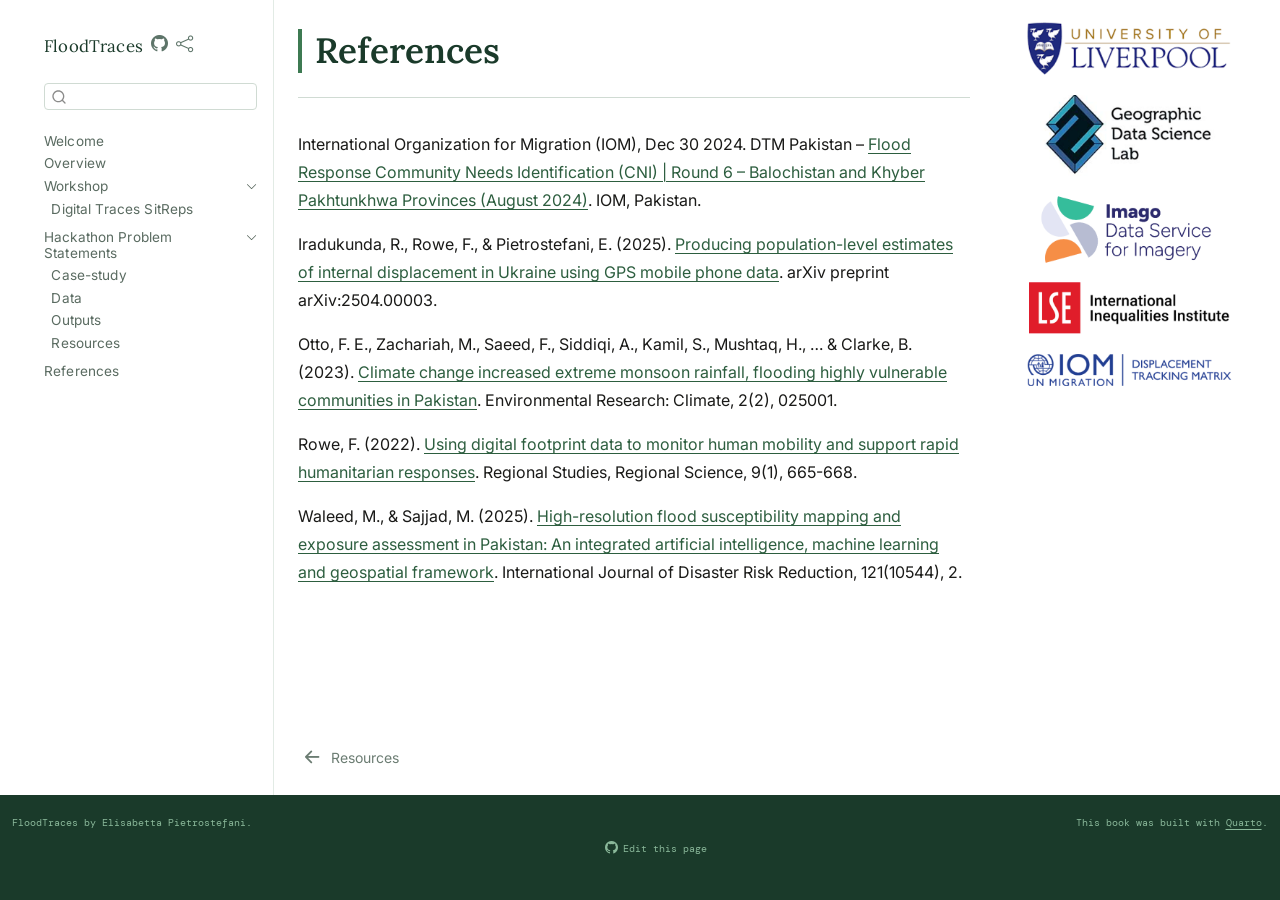
<file: docs/references.html>
<!DOCTYPE html>
<html xmlns="http://www.w3.org/1999/xhtml" lang="en" xml:lang="en"><head>

<meta charset="utf-8">
<meta name="generator" content="quarto-1.9.36">

<meta name="viewport" content="width=device-width, initial-scale=1.0, user-scalable=yes">


<title>References – FloodTraces</title>
<style>
/* Default styles provided by pandoc.
** See https://pandoc.org/MANUAL.html#variables-for-html for config info.
*/
code{white-space: pre-wrap;}
span.smallcaps{font-variant: small-caps;}
div.columns{display: flex; gap: min(4vw, 1.5em);}
div.column{flex: auto; overflow-x: auto;}
div.hanging-indent{margin-left: 1.5em; text-indent: -1.5em;}
ul.task-list{list-style: none;}
ul.task-list li input[type="checkbox"] {
  width: 0.8em;
  margin: 0 0.8em 0.2em -1em; /* quarto-specific, see https://github.com/quarto-dev/quarto-cli/issues/4556 */ 
  vertical-align: middle;
}
</style>


<script src="site_libs/quarto-nav/quarto-nav.js"></script>
<script src="site_libs/quarto-nav/headroom.min.js"></script>
<script src="site_libs/clipboard/clipboard.min.js"></script>
<script src="site_libs/quarto-search/autocomplete.umd.js"></script>
<script src="site_libs/quarto-search/fuse.min.js"></script>
<script src="site_libs/quarto-search/quarto-search.js"></script>
<meta name="quarto:offset" content="./">
<link href="./resources.html" rel="prev">
<script src="site_libs/quarto-html/quarto.js" type="module"></script>
<script src="site_libs/quarto-html/tabsets/tabsets.js" type="module"></script>
<script src="site_libs/quarto-html/popper.min.js"></script>
<script src="site_libs/quarto-html/tippy.umd.min.js"></script>
<script src="site_libs/quarto-html/anchor.min.js"></script>
<link href="site_libs/quarto-html/tippy.css" rel="stylesheet">
<link href="site_libs/quarto-html/quarto-syntax-highlighting-737654a9ec85750b6a1f4449fea8f327.css" rel="stylesheet" id="quarto-text-highlighting-styles">
<script src="site_libs/bootstrap/bootstrap.min.js"></script>
<link href="site_libs/bootstrap/bootstrap-icons.css" rel="stylesheet">
<link href="site_libs/bootstrap/bootstrap-99d00ab0d9533f89b756c4f97bc18533.min.css" rel="stylesheet" append-hash="true" id="quarto-bootstrap" data-mode="light">
<script id="quarto-search-options" type="application/json">{
  "location": "sidebar",
  "copy-button": false,
  "collapse-after": 3,
  "panel-placement": "start",
  "type": "textbox",
  "limit": 50,
  "keyboard-shortcut": [
    "f",
    "/",
    "s"
  ],
  "show-item-context": false,
  "language": {
    "search-no-results-text": "No results",
    "search-matching-documents-text": "matching documents",
    "search-copy-link-title": "Copy link to search",
    "search-hide-matches-text": "Hide additional matches",
    "search-more-match-text": "more match in this document",
    "search-more-matches-text": "more matches in this document",
    "search-clear-button-title": "Clear",
    "search-text-placeholder": "",
    "search-detached-cancel-button-title": "Cancel",
    "search-submit-button-title": "Submit",
    "search-label": "Search"
  }
}</script>


<meta name="twitter:title" content="References – FloodTraces">
<meta name="twitter:description" content="">
<meta name="twitter:creator" content="@EPietrostefani">
<meta name="twitter:card" content="summary">
</head>

<body class="nav-sidebar floating quarto-light">

<div id="quarto-search-results"></div>
  <header id="quarto-header" class="headroom fixed-top">
  <nav class="quarto-secondary-nav">
    <div class="container-fluid d-flex">
      <button type="button" class="quarto-btn-toggle btn" data-bs-toggle="collapse" role="button" data-bs-target=".quarto-sidebar-collapse-item" aria-controls="quarto-sidebar" aria-expanded="false" aria-label="Toggle sidebar navigation" onclick="if (window.quartoToggleHeadroom) { window.quartoToggleHeadroom(); }">
        <i class="bi bi-layout-text-sidebar-reverse"></i>
      </button>
        <nav class="quarto-page-breadcrumbs" aria-label="breadcrumb"><ol class="breadcrumb"><li class="breadcrumb-item"><a href="./references.html">References</a></li></ol></nav>
        <a class="flex-grow-1" role="navigation" data-bs-toggle="collapse" data-bs-target=".quarto-sidebar-collapse-item" aria-controls="quarto-sidebar" aria-expanded="false" aria-label="Toggle sidebar navigation" onclick="if (window.quartoToggleHeadroom) { window.quartoToggleHeadroom(); }">      
        </a>
      <button type="button" class="btn quarto-search-button" aria-label="Search" onclick="window.quartoOpenSearch();">
        <i class="bi bi-search"></i>
      </button>
    </div>
  </nav>
</header>
<!-- content -->
<div id="quarto-content" class="quarto-container page-columns page-rows-contents page-layout-article">
<!-- sidebar -->
  <nav id="quarto-sidebar" class="sidebar collapse collapse-horizontal quarto-sidebar-collapse-item sidebar-navigation floating overflow-auto">
    <div class="pt-lg-2 mt-2 text-left sidebar-header">
    <div class="sidebar-title mb-0 py-0">
      <a href="./">FloodTraces</a> 
        <div class="sidebar-tools-main">
    <a href="https://github.com/pietrostefani/pop-displacement-disaster" title="Source Code" class="quarto-navigation-tool px-1" aria-label="Source Code"><i class="bi bi-github"></i></a>
    <div class="dropdown">
      <a href="" title="Share" id="quarto-navigation-tool-dropdown-0" class="quarto-navigation-tool dropdown-toggle px-1" data-bs-toggle="dropdown" aria-expanded="false" role="link" aria-label="Share"><i class="bi bi-share"></i></a>
      <ul class="dropdown-menu" aria-labelledby="quarto-navigation-tool-dropdown-0">
          <li>
            <a class="dropdown-item sidebar-tools-main-item" href="https://twitter.com/intent/tweet?url=|url|">
              <i class="bi bi-twitter pe-1"></i>
            Twitter
            </a>
          </li>
          <li>
            <a class="dropdown-item sidebar-tools-main-item" href="https://www.facebook.com/sharer/sharer.php?u=|url|">
              <i class="bi bi-facebook pe-1"></i>
            Facebook
            </a>
          </li>
      </ul>
    </div>
</div>
    </div>
      </div>
        <div class="mt-2 flex-shrink-0 align-items-center">
        <div class="sidebar-search">
        <div id="quarto-search" class="" title="Search"></div>
        </div>
        </div>
    <div class="sidebar-menu-container"> 
    <ul class="list-unstyled mt-1">
        <li class="sidebar-item">
  <div class="sidebar-item-container"> 
  <a href="./index.html" class="sidebar-item-text sidebar-link">
 <span class="menu-text">Welcome</span></a>
  </div>
</li>
        <li class="sidebar-item">
  <div class="sidebar-item-container"> 
  <a href="./overview.html" class="sidebar-item-text sidebar-link">
 <span class="menu-text">Overview</span></a>
  </div>
</li>
        <li class="sidebar-item sidebar-item-section">
      <div class="sidebar-item-container"> 
            <a href="./workshop.html" class="sidebar-item-text sidebar-link">
 <span class="menu-text">Workshop</span></a>
          <a class="sidebar-item-toggle text-start" data-bs-toggle="collapse" data-bs-target="#quarto-sidebar-section-1" role="navigation" aria-expanded="true" aria-label="Toggle section">
            <i class="bi bi-chevron-right ms-2"></i>
          </a> 
      </div>
      <ul id="quarto-sidebar-section-1" class="collapse list-unstyled sidebar-section depth1 show">  
          <li class="sidebar-item">
  <div class="sidebar-item-container"> 
  <a href="./researchareas.html" class="sidebar-item-text sidebar-link">
 <span class="menu-text">Digital Traces SitReps</span></a>
  </div>
</li>
      </ul>
  </li>
        <li class="sidebar-item sidebar-item-section">
      <div class="sidebar-item-container"> 
            <a href="./probstatement.html" class="sidebar-item-text sidebar-link">
 <span class="menu-text">Hackathon Problem Statements</span></a>
          <a class="sidebar-item-toggle text-start" data-bs-toggle="collapse" data-bs-target="#quarto-sidebar-section-2" role="navigation" aria-expanded="true" aria-label="Toggle section">
            <i class="bi bi-chevron-right ms-2"></i>
          </a> 
      </div>
      <ul id="quarto-sidebar-section-2" class="collapse list-unstyled sidebar-section depth1 show">  
          <li class="sidebar-item">
  <div class="sidebar-item-container"> 
  <a href="./casestudy.html" class="sidebar-item-text sidebar-link">
 <span class="menu-text">Case-study</span></a>
  </div>
</li>
          <li class="sidebar-item">
  <div class="sidebar-item-container"> 
  <a href="./datasets.html" class="sidebar-item-text sidebar-link">
 <span class="menu-text">Data</span></a>
  </div>
</li>
          <li class="sidebar-item">
  <div class="sidebar-item-container"> 
  <a href="./output.html" class="sidebar-item-text sidebar-link">
 <span class="menu-text">Outputs</span></a>
  </div>
</li>
          <li class="sidebar-item">
  <div class="sidebar-item-container"> 
  <a href="./resources.html" class="sidebar-item-text sidebar-link">
 <span class="menu-text">Resources</span></a>
  </div>
</li>
      </ul>
  </li>
        <li class="sidebar-item">
  <div class="sidebar-item-container"> 
  <a href="./references.html" class="sidebar-item-text sidebar-link active">
 <span class="menu-text">References</span></a>
  </div>
</li>
    </ul>
    </div>
</nav>
<div id="quarto-sidebar-glass" class="quarto-sidebar-collapse-item" data-bs-toggle="collapse" data-bs-target=".quarto-sidebar-collapse-item"></div>
<!-- margin-sidebar -->
    <div id="quarto-margin-sidebar" class="sidebar margin-sidebar"><div class="quarto-margin-header"><div class="margin-header-item">
<p><img src="./logos_web.png" class="img-fluid"></p>
</div></div>
        
    </div>
<!-- main -->
<main class="content" id="quarto-document-content">

<header id="title-block-header" class="quarto-title-block default">
<div class="quarto-title">
<h1 class="title">References</h1>
</div>



<div class="quarto-title-meta">

    
  
    
  </div>
  


</header>


<p>International Organization for Migration (IOM), Dec 30 2024. DTM Pakistan – <a href="https://dtm.iom.int/reports/pakistan-flood-response-community-needs-identification-cni-round-6-balochistan-and-khyber">Flood Response Community Needs Identification (CNI) | Round 6 – Balochistan and Khyber Pakhtunkhwa Provinces (August 2024)</a>. IOM, Pakistan.</p>
<p>Iradukunda, R., Rowe, F., &amp; Pietrostefani, E. (2025). <a href="https://osf.io/preprints/osf/xgkad_v1">Producing population-level estimates of internal displacement in Ukraine using GPS mobile phone data</a>. arXiv preprint arXiv:2504.00003.</p>
<p>Otto, F. E., Zachariah, M., Saeed, F., Siddiqi, A., Kamil, S., Mushtaq, H., … &amp; Clarke, B. (2023). <a href="https://iopscience.iop.org/article/10.1088/2752-5295/acbfd5/meta">Climate change increased extreme monsoon rainfall, flooding highly vulnerable communities in Pakistan</a>. Environmental Research: Climate, 2(2), 025001.</p>
<p>Rowe, F. (2022). <a href="https://www.tandfonline.com/doi/pdf/10.1080/21681376.2022.2135458">Using digital footprint data to monitor human mobility and support rapid humanitarian responses</a>. Regional Studies, Regional Science, 9(1), 665-668.</p>
<p>Waleed, M., &amp; Sajjad, M. (2025). <a href="https://www.sciencedirect.com/science/article/pii/S2212420925002663?dgcid=rss_sd_all">High-resolution flood susceptibility mapping and exposure assessment in Pakistan: An integrated artificial intelligence, machine learning and geospatial framework</a>. International Journal of Disaster Risk Reduction, 121(10544), 2.</p>



</main> <!-- /main -->
<script id="quarto-html-after-body" type="application/javascript">
  window.document.addEventListener("DOMContentLoaded", function (event) {
    const icon = "";
    const anchorJS = new window.AnchorJS();
    anchorJS.options = {
      placement: 'right',
      icon: icon
    };
    anchorJS.add('.anchored');
    const isCodeAnnotation = (el) => {
      for (const clz of el.classList) {
        if (clz.startsWith('code-annotation-')) {                     
          return true;
        }
      }
      return false;
    }
    const onCopySuccess = function(e) {
      // button target
      const button = e.trigger;
      // don't keep focus
      button.blur();
      // flash "checked"
      button.classList.add('code-copy-button-checked');
      var currentTitle = button.getAttribute("title");
      button.setAttribute("title", "Copied!");
      let tooltip;
      if (window.bootstrap) {
        button.setAttribute("data-bs-toggle", "tooltip");
        button.setAttribute("data-bs-placement", "left");
        button.setAttribute("data-bs-title", "Copied!");
        tooltip = new bootstrap.Tooltip(button, 
          { trigger: "manual", 
            customClass: "code-copy-button-tooltip",
            offset: [0, -8]});
        tooltip.show();    
      }
      setTimeout(function() {
        if (tooltip) {
          tooltip.hide();
          button.removeAttribute("data-bs-title");
          button.removeAttribute("data-bs-toggle");
          button.removeAttribute("data-bs-placement");
        }
        button.setAttribute("title", currentTitle);
        button.classList.remove('code-copy-button-checked');
      }, 1000);
      // clear code selection
      e.clearSelection();
    }
    const getTextToCopy = function(trigger) {
      const outerScaffold = trigger.parentElement.cloneNode(true);
      const codeEl = outerScaffold.querySelector('code');
      for (const childEl of codeEl.children) {
        if (isCodeAnnotation(childEl)) {
          childEl.remove();
        }
      }
      return codeEl.innerText;
    }
    const clipboard = new window.ClipboardJS('.code-copy-button:not([data-in-quarto-modal])', {
      text: getTextToCopy
    });
    clipboard.on('success', onCopySuccess);
    if (window.document.getElementById('quarto-embedded-source-code-modal')) {
      const clipboardModal = new window.ClipboardJS('.code-copy-button[data-in-quarto-modal]', {
        text: getTextToCopy,
        container: window.document.getElementById('quarto-embedded-source-code-modal')
      });
      clipboardModal.on('success', onCopySuccess);
    }
      var localhostRegex = new RegExp(/^(?:http|https):\/\/localhost\:?[0-9]*\//);
      var mailtoRegex = new RegExp(/^mailto:/);
        var filterRegex = new RegExp("https:\/\/pietrostefani\.github\.io\/pop-displacement-disaster");
      var isInternal = (href) => {
          return filterRegex.test(href) || localhostRegex.test(href) || mailtoRegex.test(href);
      }
      // Inspect non-navigation links and adorn them if external
     var links = window.document.querySelectorAll('a[href]:not(.nav-link):not(.navbar-brand):not(.toc-action):not(.sidebar-link):not(.sidebar-item-toggle):not(.pagination-link):not(.no-external):not([aria-hidden]):not(.dropdown-item):not(.quarto-navigation-tool):not(.about-link)');
      for (var i=0; i<links.length; i++) {
        const link = links[i];
        if (!isInternal(link.href)) {
          // undo the damage that might have been done by quarto-nav.js in the case of
          // links that we want to consider external
          if (link.dataset.originalHref !== undefined) {
            link.href = link.dataset.originalHref;
          }
        }
      }
    function tippyHover(el, contentFn, onTriggerFn, onUntriggerFn) {
      const config = {
        allowHTML: true,
        maxWidth: 500,
        delay: 100,
        arrow: false,
        appendTo: function(el) {
            return el.parentElement;
        },
        interactive: true,
        interactiveBorder: 10,
        theme: 'quarto',
        placement: 'bottom-start',
      };
      if (contentFn) {
        config.content = contentFn;
      }
      if (onTriggerFn) {
        config.onTrigger = onTriggerFn;
      }
      if (onUntriggerFn) {
        config.onUntrigger = onUntriggerFn;
      }
      window.tippy(el, config); 
    }
    const noterefs = window.document.querySelectorAll('a[role="doc-noteref"]');
    for (var i=0; i<noterefs.length; i++) {
      const ref = noterefs[i];
      tippyHover(ref, function() {
        // use id or data attribute instead here
        let href = ref.getAttribute('data-footnote-href') || ref.getAttribute('href');
        try { href = new URL(href).hash; } catch {}
        const id = href.replace(/^#\/?/, "");
        const note = window.document.getElementById(id);
        if (note) {
          return note.innerHTML;
        } else {
          return "";
        }
      });
    }
    const xrefs = window.document.querySelectorAll('a.quarto-xref');
    const processXRef = (id, note) => {
      // Strip column container classes
      const stripColumnClz = (el) => {
        el.classList.remove("page-full", "page-columns");
        if (el.children) {
          for (const child of el.children) {
            stripColumnClz(child);
          }
        }
      }
      stripColumnClz(note)
      if (id === null || id.startsWith('sec-')) {
        // Special case sections, only their first couple elements
        const container = document.createElement("div");
        if (note.children && note.children.length > 2) {
          container.appendChild(note.children[0].cloneNode(true));
          for (let i = 1; i < note.children.length; i++) {
            const child = note.children[i];
            if (child.tagName === "P" && child.innerText === "") {
              continue;
            } else {
              container.appendChild(child.cloneNode(true));
              break;
            }
          }
          if (window.Quarto?.typesetMath) {
            window.Quarto.typesetMath(container);
          }
          return container.innerHTML
        } else {
          if (window.Quarto?.typesetMath) {
            window.Quarto.typesetMath(note);
          }
          return note.innerHTML;
        }
      } else {
        // Remove any anchor links if they are present
        const anchorLink = note.querySelector('a.anchorjs-link');
        if (anchorLink) {
          anchorLink.remove();
        }
        if (window.Quarto?.typesetMath) {
          window.Quarto.typesetMath(note);
        }
        if (note.classList.contains("callout")) {
          return note.outerHTML;
        } else {
          return note.innerHTML;
        }
      }
    }
    for (var i=0; i<xrefs.length; i++) {
      const xref = xrefs[i];
      tippyHover(xref, undefined, function(instance) {
        instance.disable();
        let url = xref.getAttribute('href');
        let hash = undefined; 
        if (url.startsWith('#')) {
          hash = url;
        } else {
          try { hash = new URL(url).hash; } catch {}
        }
        if (hash) {
          const id = hash.replace(/^#\/?/, "");
          const note = window.document.getElementById(id);
          if (note !== null) {
            try {
              const html = processXRef(id, note.cloneNode(true));
              instance.setContent(html);
            } finally {
              instance.enable();
              instance.show();
            }
          } else {
            // See if we can fetch this
            fetch(url.split('#')[0])
            .then(res => res.text())
            .then(html => {
              const parser = new DOMParser();
              const htmlDoc = parser.parseFromString(html, "text/html");
              const note = htmlDoc.getElementById(id);
              if (note !== null) {
                const html = processXRef(id, note);
                instance.setContent(html);
              } 
            }).finally(() => {
              instance.enable();
              instance.show();
            });
          }
        } else {
          // See if we can fetch a full url (with no hash to target)
          // This is a special case and we should probably do some content thinning / targeting
          fetch(url)
          .then(res => res.text())
          .then(html => {
            const parser = new DOMParser();
            const htmlDoc = parser.parseFromString(html, "text/html");
            const note = htmlDoc.querySelector('main.content');
            if (note !== null) {
              // This should only happen for chapter cross references
              // (since there is no id in the URL)
              // remove the first header
              if (note.children.length > 0 && note.children[0].tagName === "HEADER") {
                note.children[0].remove();
              }
              const html = processXRef(null, note);
              instance.setContent(html);
            } 
          }).finally(() => {
            instance.enable();
            instance.show();
          });
        }
      }, function(instance) {
      });
    }
        let selectedAnnoteEl;
        const selectorForAnnotation = ( cell, annotation) => {
          let cellAttr = 'data-code-cell="' + cell + '"';
          let lineAttr = 'data-code-annotation="' +  annotation + '"';
          const selector = 'span[' + cellAttr + '][' + lineAttr + ']';
          return selector;
        }
        const selectCodeLines = (annoteEl) => {
          const doc = window.document;
          const targetCell = annoteEl.getAttribute("data-target-cell");
          const targetAnnotation = annoteEl.getAttribute("data-target-annotation");
          const annoteSpan = window.document.querySelector(selectorForAnnotation(targetCell, targetAnnotation));
          const lines = annoteSpan.getAttribute("data-code-lines").split(",");
          const lineIds = lines.map((line) => {
            return targetCell + "-" + line;
          })
          let top = null;
          let height = null;
          let parent = null;
          if (lineIds.length > 0) {
              //compute the position of the single el (top and bottom and make a div)
              const el = window.document.getElementById(lineIds[0]);
              top = el.offsetTop;
              height = el.offsetHeight;
              parent = el.parentElement.parentElement;
            if (lineIds.length > 1) {
              const lastEl = window.document.getElementById(lineIds[lineIds.length - 1]);
              const bottom = lastEl.offsetTop + lastEl.offsetHeight;
              height = bottom - top;
            }
            if (top !== null && height !== null && parent !== null) {
              // cook up a div (if necessary) and position it 
              let div = window.document.getElementById("code-annotation-line-highlight");
              if (div === null) {
                div = window.document.createElement("div");
                div.setAttribute("id", "code-annotation-line-highlight");
                div.style.position = 'absolute';
                parent.appendChild(div);
              }
              div.style.top = top - 2 + "px";
              div.style.height = height + 4 + "px";
              div.style.left = 0;
              let gutterDiv = window.document.getElementById("code-annotation-line-highlight-gutter");
              if (gutterDiv === null) {
                gutterDiv = window.document.createElement("div");
                gutterDiv.setAttribute("id", "code-annotation-line-highlight-gutter");
                gutterDiv.style.position = 'absolute';
                const codeCell = window.document.getElementById(targetCell);
                const gutter = codeCell.querySelector('.code-annotation-gutter');
                gutter.appendChild(gutterDiv);
              }
              gutterDiv.style.top = top - 2 + "px";
              gutterDiv.style.height = height + 4 + "px";
            }
            selectedAnnoteEl = annoteEl;
          }
        };
        const unselectCodeLines = () => {
          const elementsIds = ["code-annotation-line-highlight", "code-annotation-line-highlight-gutter"];
          elementsIds.forEach((elId) => {
            const div = window.document.getElementById(elId);
            if (div) {
              div.remove();
            }
          });
          selectedAnnoteEl = undefined;
        };
          // Handle positioning of the toggle
      window.addEventListener(
        "resize",
        throttle(() => {
          elRect = undefined;
          if (selectedAnnoteEl) {
            selectCodeLines(selectedAnnoteEl);
          }
        }, 10)
      );
      function throttle(fn, ms) {
      let throttle = false;
      let timer;
        return (...args) => {
          if(!throttle) { // first call gets through
              fn.apply(this, args);
              throttle = true;
          } else { // all the others get throttled
              if(timer) clearTimeout(timer); // cancel #2
              timer = setTimeout(() => {
                fn.apply(this, args);
                timer = throttle = false;
              }, ms);
          }
        };
      }
        // Attach click handler to the DT
        const annoteDls = window.document.querySelectorAll('dt[data-target-cell]');
        for (const annoteDlNode of annoteDls) {
          annoteDlNode.addEventListener('click', (event) => {
            const clickedEl = event.target;
            if (clickedEl !== selectedAnnoteEl) {
              unselectCodeLines();
              const activeEl = window.document.querySelector('dt[data-target-cell].code-annotation-active');
              if (activeEl) {
                activeEl.classList.remove('code-annotation-active');
              }
              selectCodeLines(clickedEl);
              clickedEl.classList.add('code-annotation-active');
            } else {
              // Unselect the line
              unselectCodeLines();
              clickedEl.classList.remove('code-annotation-active');
            }
          });
        }
    const findCites = (el) => {
      const parentEl = el.parentElement;
      if (parentEl) {
        const cites = parentEl.dataset.cites;
        if (cites) {
          return {
            el,
            cites: cites.split(' ')
          };
        } else {
          return findCites(el.parentElement)
        }
      } else {
        return undefined;
      }
    };
    var bibliorefs = window.document.querySelectorAll('a[role="doc-biblioref"]');
    for (var i=0; i<bibliorefs.length; i++) {
      const ref = bibliorefs[i];
      const citeInfo = findCites(ref);
      if (citeInfo) {
        tippyHover(citeInfo.el, function() {
          var popup = window.document.createElement('div');
          citeInfo.cites.forEach(function(cite) {
            var citeDiv = window.document.createElement('div');
            citeDiv.classList.add('hanging-indent');
            citeDiv.classList.add('csl-entry');
            var biblioDiv = window.document.getElementById('ref-' + cite);
            if (biblioDiv) {
              citeDiv.innerHTML = biblioDiv.innerHTML;
            }
            popup.appendChild(citeDiv);
          });
          return popup.innerHTML;
        });
      }
    }
  });
  </script>
<nav class="page-navigation">
  <div class="nav-page nav-page-previous">
      <a href="./resources.html" class="pagination-link" aria-label="Resources">
        <i class="bi bi-arrow-left-short"></i> <span class="nav-page-text">Resources</span>
      </a>          
  </div>
  <div class="nav-page nav-page-next">
  </div>
</nav>
</div> <!-- /content -->
<footer class="footer">
  <div class="nav-footer">
    <div class="nav-footer-left">
<p>FloodTraces by Elisabetta Pietrostefani.</p>
</div>   
    <div class="nav-footer-center">
      &nbsp;
    <div class="toc-actions"><ul><li><a href="https://github.com/pietrostefani/pop-displacement-disaster/edit/main/references.qmd" class="toc-action"><i class="bi bi-github"></i>Edit this page</a></li></ul></div></div>
    <div class="nav-footer-right">
<p>This book was built with <a href="https://quarto.org/">Quarto</a>.</p>
</div>
  </div>
</footer>




</body></html>
</file>
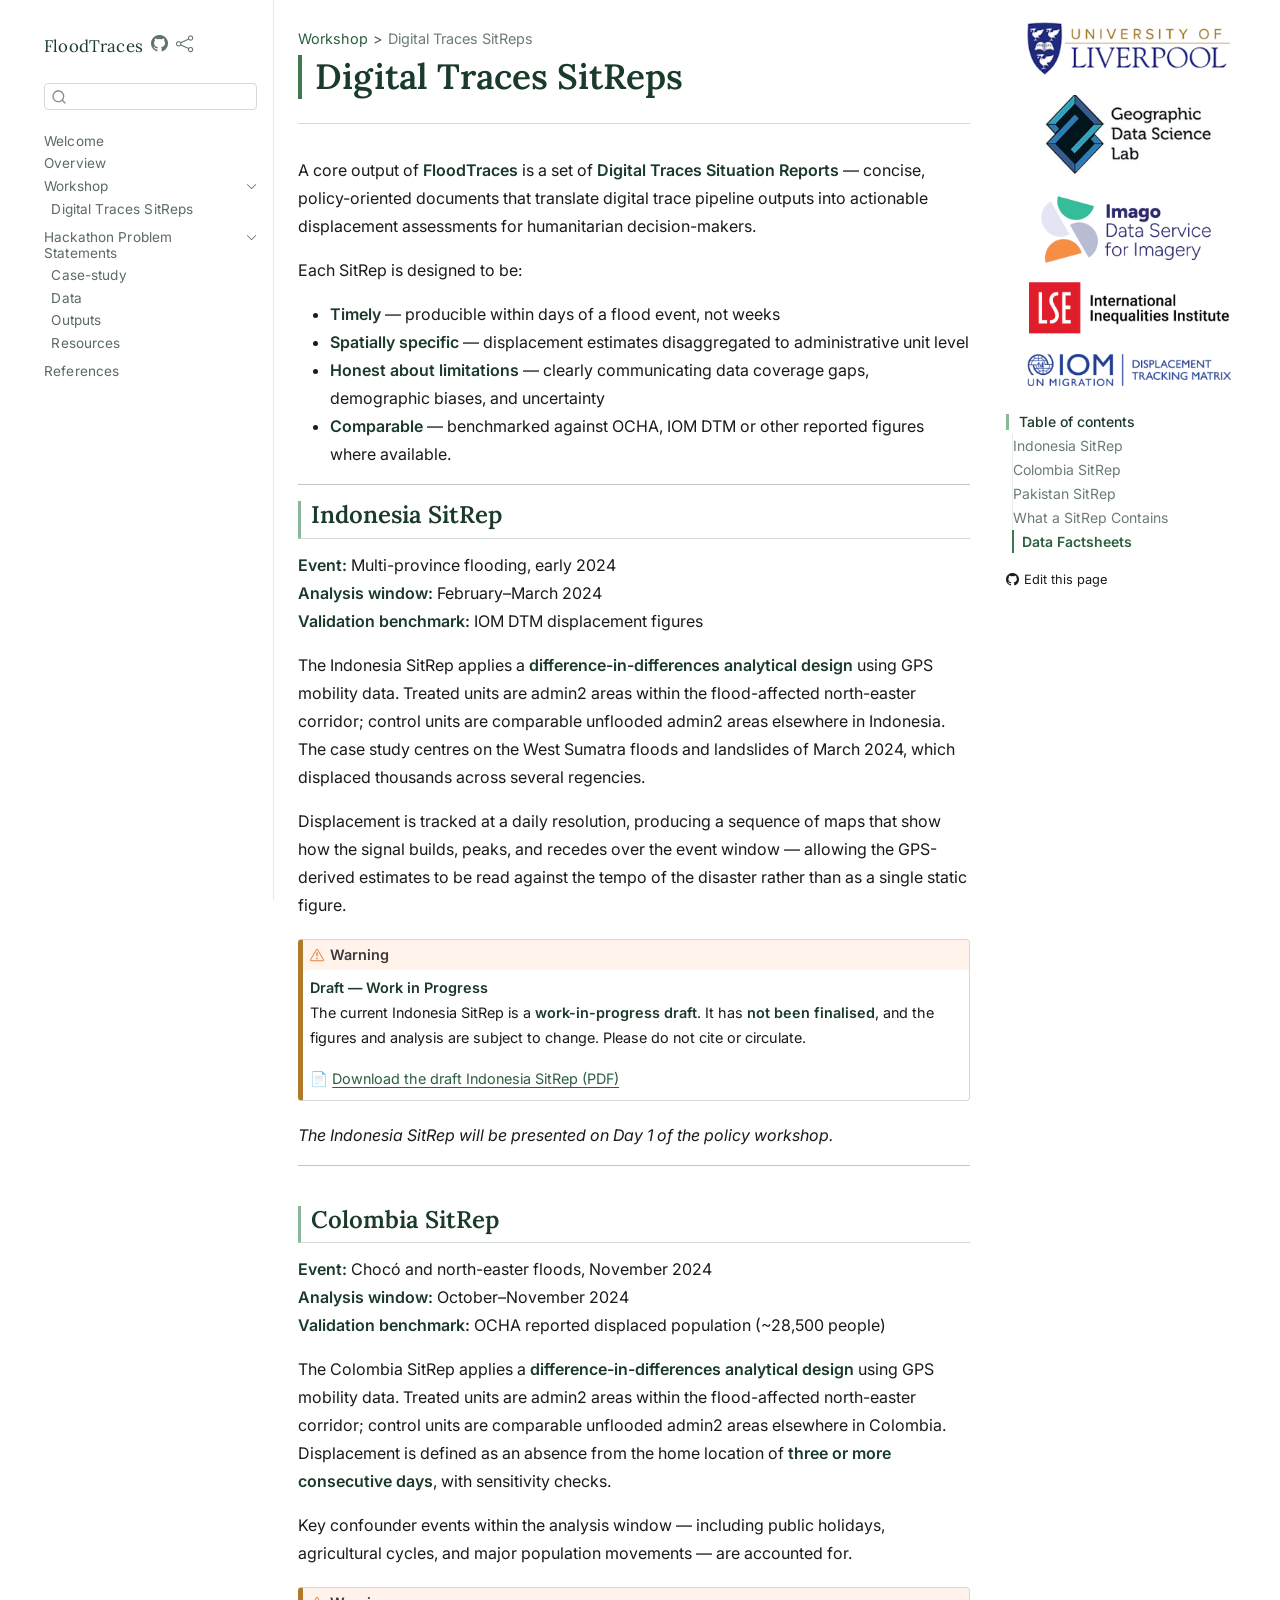
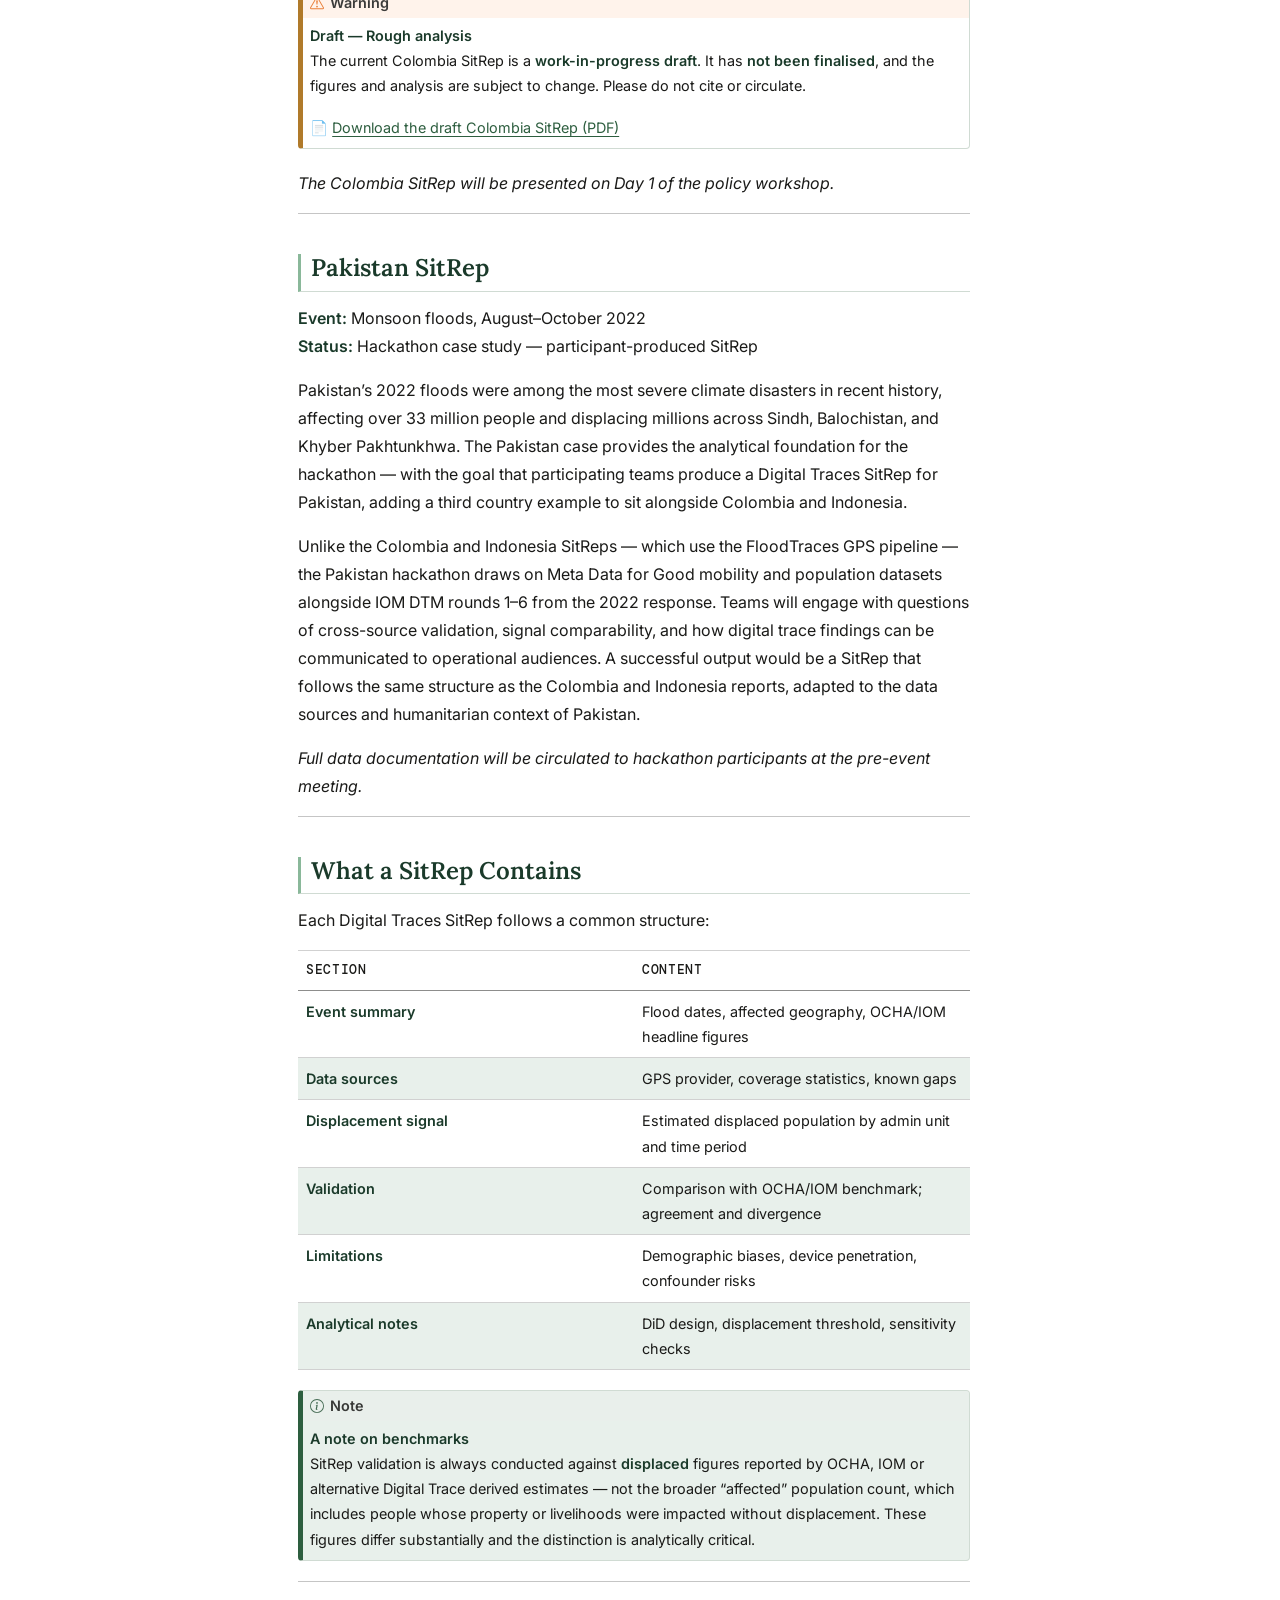
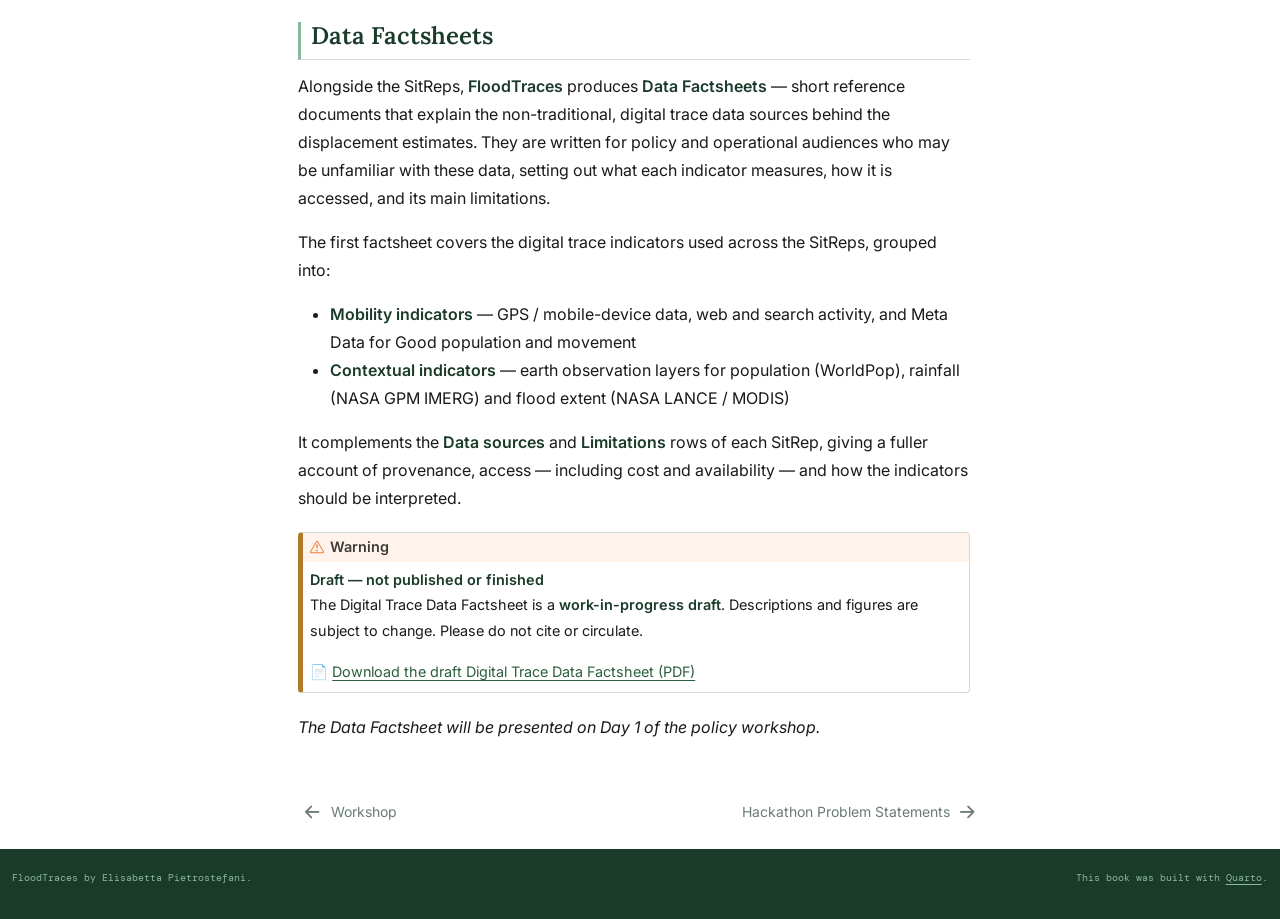
<file: docs/researchareas.html>
<!DOCTYPE html>
<html xmlns="http://www.w3.org/1999/xhtml" lang="en" xml:lang="en"><head>

<meta charset="utf-8">
<meta name="generator" content="quarto-1.9.36">

<meta name="viewport" content="width=device-width, initial-scale=1.0, user-scalable=yes">


<title>Digital Traces SitReps – FloodTraces</title>
<style>
/* Default styles provided by pandoc.
** See https://pandoc.org/MANUAL.html#variables-for-html for config info.
*/
code{white-space: pre-wrap;}
span.smallcaps{font-variant: small-caps;}
div.columns{display: flex; gap: min(4vw, 1.5em);}
div.column{flex: auto; overflow-x: auto;}
div.hanging-indent{margin-left: 1.5em; text-indent: -1.5em;}
ul.task-list{list-style: none;}
ul.task-list li input[type="checkbox"] {
  width: 0.8em;
  margin: 0 0.8em 0.2em -1em; /* quarto-specific, see https://github.com/quarto-dev/quarto-cli/issues/4556 */ 
  vertical-align: middle;
}
</style>


<script src="site_libs/quarto-nav/quarto-nav.js"></script>
<script src="site_libs/quarto-nav/headroom.min.js"></script>
<script src="site_libs/clipboard/clipboard.min.js"></script>
<script src="site_libs/quarto-search/autocomplete.umd.js"></script>
<script src="site_libs/quarto-search/fuse.min.js"></script>
<script src="site_libs/quarto-search/quarto-search.js"></script>
<meta name="quarto:offset" content="./">
<link href="./probstatement.html" rel="next">
<link href="./workshop.html" rel="prev">
<script src="site_libs/quarto-html/quarto.js" type="module"></script>
<script src="site_libs/quarto-html/tabsets/tabsets.js" type="module"></script>
<script src="site_libs/quarto-html/popper.min.js"></script>
<script src="site_libs/quarto-html/tippy.umd.min.js"></script>
<script src="site_libs/quarto-html/anchor.min.js"></script>
<link href="site_libs/quarto-html/tippy.css" rel="stylesheet">
<link href="site_libs/quarto-html/quarto-syntax-highlighting-737654a9ec85750b6a1f4449fea8f327.css" rel="stylesheet" id="quarto-text-highlighting-styles">
<script src="site_libs/bootstrap/bootstrap.min.js"></script>
<link href="site_libs/bootstrap/bootstrap-icons.css" rel="stylesheet">
<link href="site_libs/bootstrap/bootstrap-99d00ab0d9533f89b756c4f97bc18533.min.css" rel="stylesheet" append-hash="true" id="quarto-bootstrap" data-mode="light">
<script id="quarto-search-options" type="application/json">{
  "location": "sidebar",
  "copy-button": false,
  "collapse-after": 3,
  "panel-placement": "start",
  "type": "textbox",
  "limit": 50,
  "keyboard-shortcut": [
    "f",
    "/",
    "s"
  ],
  "show-item-context": false,
  "language": {
    "search-no-results-text": "No results",
    "search-matching-documents-text": "matching documents",
    "search-copy-link-title": "Copy link to search",
    "search-hide-matches-text": "Hide additional matches",
    "search-more-match-text": "more match in this document",
    "search-more-matches-text": "more matches in this document",
    "search-clear-button-title": "Clear",
    "search-text-placeholder": "",
    "search-detached-cancel-button-title": "Cancel",
    "search-submit-button-title": "Submit",
    "search-label": "Search"
  }
}</script>


<meta name="twitter:title" content="Digital Traces SitReps – FloodTraces">
<meta name="twitter:description" content="">
<meta name="twitter:creator" content="@EPietrostefani">
<meta name="twitter:card" content="summary">
</head>

<body class="nav-sidebar floating quarto-light">

<div id="quarto-search-results"></div>
  <header id="quarto-header" class="headroom fixed-top">
  <nav class="quarto-secondary-nav">
    <div class="container-fluid d-flex">
      <button type="button" class="quarto-btn-toggle btn" data-bs-toggle="collapse" role="button" data-bs-target=".quarto-sidebar-collapse-item" aria-controls="quarto-sidebar" aria-expanded="false" aria-label="Toggle sidebar navigation" onclick="if (window.quartoToggleHeadroom) { window.quartoToggleHeadroom(); }">
        <i class="bi bi-layout-text-sidebar-reverse"></i>
      </button>
        <nav class="quarto-page-breadcrumbs" aria-label="breadcrumb"><ol class="breadcrumb"><li class="breadcrumb-item"><a href="./workshop.html">Workshop</a></li><li class="breadcrumb-item"><a href="./researchareas.html">Digital Traces SitReps</a></li></ol></nav>
        <a class="flex-grow-1" role="navigation" data-bs-toggle="collapse" data-bs-target=".quarto-sidebar-collapse-item" aria-controls="quarto-sidebar" aria-expanded="false" aria-label="Toggle sidebar navigation" onclick="if (window.quartoToggleHeadroom) { window.quartoToggleHeadroom(); }">      
        </a>
      <button type="button" class="btn quarto-search-button" aria-label="Search" onclick="window.quartoOpenSearch();">
        <i class="bi bi-search"></i>
      </button>
    </div>
  </nav>
</header>
<!-- content -->
<div id="quarto-content" class="quarto-container page-columns page-rows-contents page-layout-article">
<!-- sidebar -->
  <nav id="quarto-sidebar" class="sidebar collapse collapse-horizontal quarto-sidebar-collapse-item sidebar-navigation floating overflow-auto">
    <div class="pt-lg-2 mt-2 text-left sidebar-header">
    <div class="sidebar-title mb-0 py-0">
      <a href="./">FloodTraces</a> 
        <div class="sidebar-tools-main">
    <a href="https://github.com/pietrostefani/pop-displacement-disaster" title="Source Code" class="quarto-navigation-tool px-1" aria-label="Source Code"><i class="bi bi-github"></i></a>
    <div class="dropdown">
      <a href="" title="Share" id="quarto-navigation-tool-dropdown-0" class="quarto-navigation-tool dropdown-toggle px-1" data-bs-toggle="dropdown" aria-expanded="false" role="link" aria-label="Share"><i class="bi bi-share"></i></a>
      <ul class="dropdown-menu" aria-labelledby="quarto-navigation-tool-dropdown-0">
          <li>
            <a class="dropdown-item sidebar-tools-main-item" href="https://twitter.com/intent/tweet?url=|url|">
              <i class="bi bi-twitter pe-1"></i>
            Twitter
            </a>
          </li>
          <li>
            <a class="dropdown-item sidebar-tools-main-item" href="https://www.facebook.com/sharer/sharer.php?u=|url|">
              <i class="bi bi-facebook pe-1"></i>
            Facebook
            </a>
          </li>
      </ul>
    </div>
</div>
    </div>
      </div>
        <div class="mt-2 flex-shrink-0 align-items-center">
        <div class="sidebar-search">
        <div id="quarto-search" class="" title="Search"></div>
        </div>
        </div>
    <div class="sidebar-menu-container"> 
    <ul class="list-unstyled mt-1">
        <li class="sidebar-item">
  <div class="sidebar-item-container"> 
  <a href="./index.html" class="sidebar-item-text sidebar-link">
 <span class="menu-text">Welcome</span></a>
  </div>
</li>
        <li class="sidebar-item">
  <div class="sidebar-item-container"> 
  <a href="./overview.html" class="sidebar-item-text sidebar-link">
 <span class="menu-text">Overview</span></a>
  </div>
</li>
        <li class="sidebar-item sidebar-item-section">
      <div class="sidebar-item-container"> 
            <a href="./workshop.html" class="sidebar-item-text sidebar-link">
 <span class="menu-text">Workshop</span></a>
          <a class="sidebar-item-toggle text-start" data-bs-toggle="collapse" data-bs-target="#quarto-sidebar-section-1" role="navigation" aria-expanded="true" aria-label="Toggle section">
            <i class="bi bi-chevron-right ms-2"></i>
          </a> 
      </div>
      <ul id="quarto-sidebar-section-1" class="collapse list-unstyled sidebar-section depth1 show">  
          <li class="sidebar-item">
  <div class="sidebar-item-container"> 
  <a href="./researchareas.html" class="sidebar-item-text sidebar-link active">
 <span class="menu-text">Digital Traces SitReps</span></a>
  </div>
</li>
      </ul>
  </li>
        <li class="sidebar-item sidebar-item-section">
      <div class="sidebar-item-container"> 
            <a href="./probstatement.html" class="sidebar-item-text sidebar-link">
 <span class="menu-text">Hackathon Problem Statements</span></a>
          <a class="sidebar-item-toggle text-start" data-bs-toggle="collapse" data-bs-target="#quarto-sidebar-section-2" role="navigation" aria-expanded="true" aria-label="Toggle section">
            <i class="bi bi-chevron-right ms-2"></i>
          </a> 
      </div>
      <ul id="quarto-sidebar-section-2" class="collapse list-unstyled sidebar-section depth1 show">  
          <li class="sidebar-item">
  <div class="sidebar-item-container"> 
  <a href="./casestudy.html" class="sidebar-item-text sidebar-link">
 <span class="menu-text">Case-study</span></a>
  </div>
</li>
          <li class="sidebar-item">
  <div class="sidebar-item-container"> 
  <a href="./datasets.html" class="sidebar-item-text sidebar-link">
 <span class="menu-text">Data</span></a>
  </div>
</li>
          <li class="sidebar-item">
  <div class="sidebar-item-container"> 
  <a href="./output.html" class="sidebar-item-text sidebar-link">
 <span class="menu-text">Outputs</span></a>
  </div>
</li>
          <li class="sidebar-item">
  <div class="sidebar-item-container"> 
  <a href="./resources.html" class="sidebar-item-text sidebar-link">
 <span class="menu-text">Resources</span></a>
  </div>
</li>
      </ul>
  </li>
        <li class="sidebar-item">
  <div class="sidebar-item-container"> 
  <a href="./references.html" class="sidebar-item-text sidebar-link">
 <span class="menu-text">References</span></a>
  </div>
</li>
    </ul>
    </div>
</nav>
<div id="quarto-sidebar-glass" class="quarto-sidebar-collapse-item" data-bs-toggle="collapse" data-bs-target=".quarto-sidebar-collapse-item"></div>
<!-- margin-sidebar -->
    <div id="quarto-margin-sidebar" class="sidebar margin-sidebar"><div class="quarto-margin-header"><div class="margin-header-item">
<p><img src="./logos_web.png" class="img-fluid"></p>
</div></div>
        <nav id="TOC" role="doc-toc" class="toc-active">
    <h2 id="toc-title">Table of contents</h2>
   
  <ul>
  <li><a href="#indonesia-sitrep" id="toc-indonesia-sitrep" class="nav-link active" data-scroll-target="#indonesia-sitrep">Indonesia SitRep</a></li>
  <li><a href="#colombia-sitrep" id="toc-colombia-sitrep" class="nav-link" data-scroll-target="#colombia-sitrep">Colombia SitRep</a></li>
  <li><a href="#pakistan-sitrep" id="toc-pakistan-sitrep" class="nav-link" data-scroll-target="#pakistan-sitrep">Pakistan SitRep</a></li>
  <li><a href="#what-a-sitrep-contains" id="toc-what-a-sitrep-contains" class="nav-link" data-scroll-target="#what-a-sitrep-contains">What a SitRep Contains</a></li>
  <li><a href="#data-factsheets" id="toc-data-factsheets" class="nav-link" data-scroll-target="#data-factsheets">Data Factsheets</a></li>
  </ul>
<div class="toc-actions"><ul><li><a href="https://github.com/pietrostefani/pop-displacement-disaster/edit/main/researchareas.qmd" class="toc-action"><i class="bi bi-github"></i>Edit this page</a></li></ul></div></nav>
    </div>
<!-- main -->
<main class="content" id="quarto-document-content">

<header id="title-block-header" class="quarto-title-block default"><nav class="quarto-page-breadcrumbs quarto-title-breadcrumbs d-none d-lg-block" aria-label="breadcrumb"><ol class="breadcrumb"><li class="breadcrumb-item"><a href="./workshop.html">Workshop</a></li><li class="breadcrumb-item"><a href="./researchareas.html">Digital Traces SitReps</a></li></ol></nav>
<div class="quarto-title">
<h1 class="title">Digital Traces SitReps</h1>
</div>



<div class="quarto-title-meta">

    
  
    
  </div>
  


</header>


<p>A core output of <strong>FloodTraces</strong> is a set of <strong>Digital Traces Situation Reports</strong> — concise, policy-oriented documents that translate digital trace pipeline outputs into actionable displacement assessments for humanitarian decision-makers.</p>
<p>Each SitRep is designed to be:</p>
<ul>
<li><strong>Timely</strong> — producible within days of a flood event, not weeks</li>
<li><strong>Spatially specific</strong> — displacement estimates disaggregated to administrative unit level</li>
<li><strong>Honest about limitations</strong> — clearly communicating data coverage gaps, demographic biases, and uncertainty</li>
<li><strong>Comparable</strong> — benchmarked against OCHA, IOM DTM or other reported figures where available.</li>
</ul>
<hr>
<section id="indonesia-sitrep" class="level2 unnumbered">
<h2 class="unnumbered anchored" data-anchor-id="indonesia-sitrep">Indonesia SitRep</h2>
<p><strong>Event:</strong> Multi-province flooding, early 2024<br>
<strong>Analysis window:</strong> February–March 2024<br>
<strong>Validation benchmark:</strong> IOM DTM displacement figures</p>
<p>The Indonesia SitRep applies a <strong>difference-in-differences analytical design</strong> using GPS mobility data. Treated units are admin2 areas within the flood-affected north-easter corridor; control units are comparable unflooded admin2 areas elsewhere in Indonesia. The case study centres on the West Sumatra floods and landslides of March 2024, which displaced thousands across several regencies.</p>
<p>Displacement is tracked at a daily resolution, producing a sequence of maps that show how the signal builds, peaks, and recedes over the event window — allowing the GPS-derived estimates to be read against the tempo of the disaster rather than as a single static figure.</p>
<div class="callout callout-style-default callout-warning callout-titled">
<div class="callout-header d-flex align-content-center">
<div class="callout-icon-container">
<i class="callout-icon"></i>
</div>
<div class="callout-title-container flex-fill">
Warning
</div>
</div>
<div class="callout-body-container callout-body">
<p><strong>Draft — Work in Progress</strong><br>
The current Indonesia SitRep is a <strong>work-in-progress draft</strong>. It has <strong>not been finalised</strong>, and the figures and analysis are subject to change. Please do not cite or circulate.</p>
<p>📄 <a href="https://github.com/pietrostefani/floodtraces-hack/blob/main/sit_reps/sit_rep_indonesia_march2024.pdf">Download the draft Indonesia SitRep (PDF)</a></p>
</div>
</div>
<p><em>The Indonesia SitRep will be presented on Day 1 of the policy workshop.</em></p>
<hr>
</section>
<section id="colombia-sitrep" class="level2 unnumbered">
<h2 class="unnumbered anchored" data-anchor-id="colombia-sitrep">Colombia SitRep</h2>
<p><strong>Event:</strong> Chocó and north-easter floods, November 2024<br>
<strong>Analysis window:</strong> October–November 2024<br>
<strong>Validation benchmark:</strong> OCHA reported displaced population (~28,500 people)</p>
<p>The Colombia SitRep applies a <strong>difference-in-differences analytical design</strong> using GPS mobility data. Treated units are admin2 areas within the flood-affected north-easter corridor; control units are comparable unflooded admin2 areas elsewhere in Colombia. Displacement is defined as an absence from the home location of <strong>three or more consecutive days</strong>, with sensitivity checks.</p>
<p>Key confounder events within the analysis window — including public holidays, agricultural cycles, and major population movements — are accounted for.</p>
<div class="callout callout-style-default callout-warning callout-titled">
<div class="callout-header d-flex align-content-center">
<div class="callout-icon-container">
<i class="callout-icon"></i>
</div>
<div class="callout-title-container flex-fill">
Warning
</div>
</div>
<div class="callout-body-container callout-body">
<p><strong>Draft — Rough analysis</strong><br>
The current Colombia SitRep is a <strong>work-in-progress draft</strong>. It has <strong>not been finalised</strong>, and the figures and analysis are subject to change. Please do not cite or circulate.</p>
<p>📄 <a href="https://github.com/pietrostefani/floodtraces-hack/blob/main/sit_reps/sit_rep_colombia_nov2024.pdf">Download the draft Colombia SitRep (PDF)</a></p>
</div>
</div>
<p><em>The Colombia SitRep will be presented on Day 1 of the policy workshop.</em></p>
<hr>
</section>
<section id="pakistan-sitrep" class="level2 unnumbered">
<h2 class="unnumbered anchored" data-anchor-id="pakistan-sitrep">Pakistan SitRep</h2>
<p><strong>Event:</strong> Monsoon floods, August–October 2022<br>
<strong>Status:</strong> Hackathon case study — participant-produced SitRep</p>
<p>Pakistan’s 2022 floods were among the most severe climate disasters in recent history, affecting over 33 million people and displacing millions across Sindh, Balochistan, and Khyber Pakhtunkhwa. The Pakistan case provides the analytical foundation for the hackathon — with the goal that participating teams produce a Digital Traces SitRep for Pakistan, adding a third country example to sit alongside Colombia and Indonesia.</p>
<p>Unlike the Colombia and Indonesia SitReps — which use the FloodTraces GPS pipeline — the Pakistan hackathon draws on Meta Data for Good mobility and population datasets alongside IOM DTM rounds 1–6 from the 2022 response. Teams will engage with questions of cross-source validation, signal comparability, and how digital trace findings can be communicated to operational audiences. A successful output would be a SitRep that follows the same structure as the Colombia and Indonesia reports, adapted to the data sources and humanitarian context of Pakistan.</p>
<p><em>Full data documentation will be circulated to hackathon participants at the pre-event meeting.</em></p>
<hr>
</section>
<section id="what-a-sitrep-contains" class="level2 unnumbered">
<h2 class="unnumbered anchored" data-anchor-id="what-a-sitrep-contains">What a SitRep Contains</h2>
<p>Each Digital Traces SitRep follows a common structure:</p>
<table class="caption-top table">
<colgroup>
<col style="width: 50%">
<col style="width: 50%">
</colgroup>
<thead>
<tr class="header">
<th>Section</th>
<th>Content</th>
</tr>
</thead>
<tbody>
<tr class="odd">
<td><strong>Event summary</strong></td>
<td>Flood dates, affected geography, OCHA/IOM headline figures</td>
</tr>
<tr class="even">
<td><strong>Data sources</strong></td>
<td>GPS provider, coverage statistics, known gaps</td>
</tr>
<tr class="odd">
<td><strong>Displacement signal</strong></td>
<td>Estimated displaced population by admin unit and time period</td>
</tr>
<tr class="even">
<td><strong>Validation</strong></td>
<td>Comparison with OCHA/IOM benchmark; agreement and divergence</td>
</tr>
<tr class="odd">
<td><strong>Limitations</strong></td>
<td>Demographic biases, device penetration, confounder risks</td>
</tr>
<tr class="even">
<td><strong>Analytical notes</strong></td>
<td>DiD design, displacement threshold, sensitivity checks</td>
</tr>
</tbody>
</table>
<div class="callout callout-style-default callout-note callout-titled">
<div class="callout-header d-flex align-content-center">
<div class="callout-icon-container">
<i class="callout-icon"></i>
</div>
<div class="callout-title-container flex-fill">
Note
</div>
</div>
<div class="callout-body-container callout-body">
<p><strong>A note on benchmarks</strong><br>
SitRep validation is always conducted against <strong>displaced</strong> figures reported by OCHA, IOM or alternative Digital Trace derived estimates — not the broader “affected” population count, which includes people whose property or livelihoods were impacted without displacement. These figures differ substantially and the distinction is analytically critical.</p>
</div>
</div>
<hr>
</section>
<section id="data-factsheets" class="level2 unnumbered">
<h2 class="unnumbered anchored" data-anchor-id="data-factsheets">Data Factsheets</h2>
<p>Alongside the SitReps, <strong>FloodTraces</strong> produces <strong>Data Factsheets</strong> — short reference documents that explain the non-traditional, digital trace data sources behind the displacement estimates. They are written for policy and operational audiences who may be unfamiliar with these data, setting out what each indicator measures, how it is accessed, and its main limitations.</p>
<p>The first factsheet covers the digital trace indicators used across the SitReps, grouped into:</p>
<ul>
<li><strong>Mobility indicators</strong> — GPS / mobile-device data, web and search activity, and Meta Data for Good population and movement</li>
<li><strong>Contextual indicators</strong> — earth observation layers for population (WorldPop), rainfall (NASA GPM IMERG) and flood extent (NASA LANCE / MODIS)</li>
</ul>
<p>It complements the <strong>Data sources</strong> and <strong>Limitations</strong> rows of each SitRep, giving a fuller account of provenance, access — including cost and availability — and how the indicators should be interpreted.</p>
<div class="callout callout-style-default callout-warning callout-titled">
<div class="callout-header d-flex align-content-center">
<div class="callout-icon-container">
<i class="callout-icon"></i>
</div>
<div class="callout-title-container flex-fill">
Warning
</div>
</div>
<div class="callout-body-container callout-body">
<p><strong>Draft — not published or finished</strong><br>
The Digital Trace Data Factsheet is a <strong>work-in-progress draft</strong>. Descriptions and figures are subject to change. Please do not cite or circulate.</p>
<p>📄 <a href="https://github.com/pietrostefani/floodtraces-hack/blob/main/dtd_factsheet/factsheet_digital_trace_data.pdf">Download the draft Digital Trace Data Factsheet (PDF)</a></p>
</div>
</div>
<p><em>The Data Factsheet will be presented on Day 1 of the policy workshop.</em></p>


</section>

</main> <!-- /main -->
<script id="quarto-html-after-body" type="application/javascript">
  window.document.addEventListener("DOMContentLoaded", function (event) {
    const icon = "";
    const anchorJS = new window.AnchorJS();
    anchorJS.options = {
      placement: 'right',
      icon: icon
    };
    anchorJS.add('.anchored');
    const isCodeAnnotation = (el) => {
      for (const clz of el.classList) {
        if (clz.startsWith('code-annotation-')) {                     
          return true;
        }
      }
      return false;
    }
    const onCopySuccess = function(e) {
      // button target
      const button = e.trigger;
      // don't keep focus
      button.blur();
      // flash "checked"
      button.classList.add('code-copy-button-checked');
      var currentTitle = button.getAttribute("title");
      button.setAttribute("title", "Copied!");
      let tooltip;
      if (window.bootstrap) {
        button.setAttribute("data-bs-toggle", "tooltip");
        button.setAttribute("data-bs-placement", "left");
        button.setAttribute("data-bs-title", "Copied!");
        tooltip = new bootstrap.Tooltip(button, 
          { trigger: "manual", 
            customClass: "code-copy-button-tooltip",
            offset: [0, -8]});
        tooltip.show();    
      }
      setTimeout(function() {
        if (tooltip) {
          tooltip.hide();
          button.removeAttribute("data-bs-title");
          button.removeAttribute("data-bs-toggle");
          button.removeAttribute("data-bs-placement");
        }
        button.setAttribute("title", currentTitle);
        button.classList.remove('code-copy-button-checked');
      }, 1000);
      // clear code selection
      e.clearSelection();
    }
    const getTextToCopy = function(trigger) {
      const outerScaffold = trigger.parentElement.cloneNode(true);
      const codeEl = outerScaffold.querySelector('code');
      for (const childEl of codeEl.children) {
        if (isCodeAnnotation(childEl)) {
          childEl.remove();
        }
      }
      return codeEl.innerText;
    }
    const clipboard = new window.ClipboardJS('.code-copy-button:not([data-in-quarto-modal])', {
      text: getTextToCopy
    });
    clipboard.on('success', onCopySuccess);
    if (window.document.getElementById('quarto-embedded-source-code-modal')) {
      const clipboardModal = new window.ClipboardJS('.code-copy-button[data-in-quarto-modal]', {
        text: getTextToCopy,
        container: window.document.getElementById('quarto-embedded-source-code-modal')
      });
      clipboardModal.on('success', onCopySuccess);
    }
      var localhostRegex = new RegExp(/^(?:http|https):\/\/localhost\:?[0-9]*\//);
      var mailtoRegex = new RegExp(/^mailto:/);
        var filterRegex = new RegExp("https:\/\/pietrostefani\.github\.io\/pop-displacement-disaster");
      var isInternal = (href) => {
          return filterRegex.test(href) || localhostRegex.test(href) || mailtoRegex.test(href);
      }
      // Inspect non-navigation links and adorn them if external
     var links = window.document.querySelectorAll('a[href]:not(.nav-link):not(.navbar-brand):not(.toc-action):not(.sidebar-link):not(.sidebar-item-toggle):not(.pagination-link):not(.no-external):not([aria-hidden]):not(.dropdown-item):not(.quarto-navigation-tool):not(.about-link)');
      for (var i=0; i<links.length; i++) {
        const link = links[i];
        if (!isInternal(link.href)) {
          // undo the damage that might have been done by quarto-nav.js in the case of
          // links that we want to consider external
          if (link.dataset.originalHref !== undefined) {
            link.href = link.dataset.originalHref;
          }
        }
      }
    function tippyHover(el, contentFn, onTriggerFn, onUntriggerFn) {
      const config = {
        allowHTML: true,
        maxWidth: 500,
        delay: 100,
        arrow: false,
        appendTo: function(el) {
            return el.parentElement;
        },
        interactive: true,
        interactiveBorder: 10,
        theme: 'quarto',
        placement: 'bottom-start',
      };
      if (contentFn) {
        config.content = contentFn;
      }
      if (onTriggerFn) {
        config.onTrigger = onTriggerFn;
      }
      if (onUntriggerFn) {
        config.onUntrigger = onUntriggerFn;
      }
      window.tippy(el, config); 
    }
    const noterefs = window.document.querySelectorAll('a[role="doc-noteref"]');
    for (var i=0; i<noterefs.length; i++) {
      const ref = noterefs[i];
      tippyHover(ref, function() {
        // use id or data attribute instead here
        let href = ref.getAttribute('data-footnote-href') || ref.getAttribute('href');
        try { href = new URL(href).hash; } catch {}
        const id = href.replace(/^#\/?/, "");
        const note = window.document.getElementById(id);
        if (note) {
          return note.innerHTML;
        } else {
          return "";
        }
      });
    }
    const xrefs = window.document.querySelectorAll('a.quarto-xref');
    const processXRef = (id, note) => {
      // Strip column container classes
      const stripColumnClz = (el) => {
        el.classList.remove("page-full", "page-columns");
        if (el.children) {
          for (const child of el.children) {
            stripColumnClz(child);
          }
        }
      }
      stripColumnClz(note)
      if (id === null || id.startsWith('sec-')) {
        // Special case sections, only their first couple elements
        const container = document.createElement("div");
        if (note.children && note.children.length > 2) {
          container.appendChild(note.children[0].cloneNode(true));
          for (let i = 1; i < note.children.length; i++) {
            const child = note.children[i];
            if (child.tagName === "P" && child.innerText === "") {
              continue;
            } else {
              container.appendChild(child.cloneNode(true));
              break;
            }
          }
          if (window.Quarto?.typesetMath) {
            window.Quarto.typesetMath(container);
          }
          return container.innerHTML
        } else {
          if (window.Quarto?.typesetMath) {
            window.Quarto.typesetMath(note);
          }
          return note.innerHTML;
        }
      } else {
        // Remove any anchor links if they are present
        const anchorLink = note.querySelector('a.anchorjs-link');
        if (anchorLink) {
          anchorLink.remove();
        }
        if (window.Quarto?.typesetMath) {
          window.Quarto.typesetMath(note);
        }
        if (note.classList.contains("callout")) {
          return note.outerHTML;
        } else {
          return note.innerHTML;
        }
      }
    }
    for (var i=0; i<xrefs.length; i++) {
      const xref = xrefs[i];
      tippyHover(xref, undefined, function(instance) {
        instance.disable();
        let url = xref.getAttribute('href');
        let hash = undefined; 
        if (url.startsWith('#')) {
          hash = url;
        } else {
          try { hash = new URL(url).hash; } catch {}
        }
        if (hash) {
          const id = hash.replace(/^#\/?/, "");
          const note = window.document.getElementById(id);
          if (note !== null) {
            try {
              const html = processXRef(id, note.cloneNode(true));
              instance.setContent(html);
            } finally {
              instance.enable();
              instance.show();
            }
          } else {
            // See if we can fetch this
            fetch(url.split('#')[0])
            .then(res => res.text())
            .then(html => {
              const parser = new DOMParser();
              const htmlDoc = parser.parseFromString(html, "text/html");
              const note = htmlDoc.getElementById(id);
              if (note !== null) {
                const html = processXRef(id, note);
                instance.setContent(html);
              } 
            }).finally(() => {
              instance.enable();
              instance.show();
            });
          }
        } else {
          // See if we can fetch a full url (with no hash to target)
          // This is a special case and we should probably do some content thinning / targeting
          fetch(url)
          .then(res => res.text())
          .then(html => {
            const parser = new DOMParser();
            const htmlDoc = parser.parseFromString(html, "text/html");
            const note = htmlDoc.querySelector('main.content');
            if (note !== null) {
              // This should only happen for chapter cross references
              // (since there is no id in the URL)
              // remove the first header
              if (note.children.length > 0 && note.children[0].tagName === "HEADER") {
                note.children[0].remove();
              }
              const html = processXRef(null, note);
              instance.setContent(html);
            } 
          }).finally(() => {
            instance.enable();
            instance.show();
          });
        }
      }, function(instance) {
      });
    }
        let selectedAnnoteEl;
        const selectorForAnnotation = ( cell, annotation) => {
          let cellAttr = 'data-code-cell="' + cell + '"';
          let lineAttr = 'data-code-annotation="' +  annotation + '"';
          const selector = 'span[' + cellAttr + '][' + lineAttr + ']';
          return selector;
        }
        const selectCodeLines = (annoteEl) => {
          const doc = window.document;
          const targetCell = annoteEl.getAttribute("data-target-cell");
          const targetAnnotation = annoteEl.getAttribute("data-target-annotation");
          const annoteSpan = window.document.querySelector(selectorForAnnotation(targetCell, targetAnnotation));
          const lines = annoteSpan.getAttribute("data-code-lines").split(",");
          const lineIds = lines.map((line) => {
            return targetCell + "-" + line;
          })
          let top = null;
          let height = null;
          let parent = null;
          if (lineIds.length > 0) {
              //compute the position of the single el (top and bottom and make a div)
              const el = window.document.getElementById(lineIds[0]);
              top = el.offsetTop;
              height = el.offsetHeight;
              parent = el.parentElement.parentElement;
            if (lineIds.length > 1) {
              const lastEl = window.document.getElementById(lineIds[lineIds.length - 1]);
              const bottom = lastEl.offsetTop + lastEl.offsetHeight;
              height = bottom - top;
            }
            if (top !== null && height !== null && parent !== null) {
              // cook up a div (if necessary) and position it 
              let div = window.document.getElementById("code-annotation-line-highlight");
              if (div === null) {
                div = window.document.createElement("div");
                div.setAttribute("id", "code-annotation-line-highlight");
                div.style.position = 'absolute';
                parent.appendChild(div);
              }
              div.style.top = top - 2 + "px";
              div.style.height = height + 4 + "px";
              div.style.left = 0;
              let gutterDiv = window.document.getElementById("code-annotation-line-highlight-gutter");
              if (gutterDiv === null) {
                gutterDiv = window.document.createElement("div");
                gutterDiv.setAttribute("id", "code-annotation-line-highlight-gutter");
                gutterDiv.style.position = 'absolute';
                const codeCell = window.document.getElementById(targetCell);
                const gutter = codeCell.querySelector('.code-annotation-gutter');
                gutter.appendChild(gutterDiv);
              }
              gutterDiv.style.top = top - 2 + "px";
              gutterDiv.style.height = height + 4 + "px";
            }
            selectedAnnoteEl = annoteEl;
          }
        };
        const unselectCodeLines = () => {
          const elementsIds = ["code-annotation-line-highlight", "code-annotation-line-highlight-gutter"];
          elementsIds.forEach((elId) => {
            const div = window.document.getElementById(elId);
            if (div) {
              div.remove();
            }
          });
          selectedAnnoteEl = undefined;
        };
          // Handle positioning of the toggle
      window.addEventListener(
        "resize",
        throttle(() => {
          elRect = undefined;
          if (selectedAnnoteEl) {
            selectCodeLines(selectedAnnoteEl);
          }
        }, 10)
      );
      function throttle(fn, ms) {
      let throttle = false;
      let timer;
        return (...args) => {
          if(!throttle) { // first call gets through
              fn.apply(this, args);
              throttle = true;
          } else { // all the others get throttled
              if(timer) clearTimeout(timer); // cancel #2
              timer = setTimeout(() => {
                fn.apply(this, args);
                timer = throttle = false;
              }, ms);
          }
        };
      }
        // Attach click handler to the DT
        const annoteDls = window.document.querySelectorAll('dt[data-target-cell]');
        for (const annoteDlNode of annoteDls) {
          annoteDlNode.addEventListener('click', (event) => {
            const clickedEl = event.target;
            if (clickedEl !== selectedAnnoteEl) {
              unselectCodeLines();
              const activeEl = window.document.querySelector('dt[data-target-cell].code-annotation-active');
              if (activeEl) {
                activeEl.classList.remove('code-annotation-active');
              }
              selectCodeLines(clickedEl);
              clickedEl.classList.add('code-annotation-active');
            } else {
              // Unselect the line
              unselectCodeLines();
              clickedEl.classList.remove('code-annotation-active');
            }
          });
        }
    const findCites = (el) => {
      const parentEl = el.parentElement;
      if (parentEl) {
        const cites = parentEl.dataset.cites;
        if (cites) {
          return {
            el,
            cites: cites.split(' ')
          };
        } else {
          return findCites(el.parentElement)
        }
      } else {
        return undefined;
      }
    };
    var bibliorefs = window.document.querySelectorAll('a[role="doc-biblioref"]');
    for (var i=0; i<bibliorefs.length; i++) {
      const ref = bibliorefs[i];
      const citeInfo = findCites(ref);
      if (citeInfo) {
        tippyHover(citeInfo.el, function() {
          var popup = window.document.createElement('div');
          citeInfo.cites.forEach(function(cite) {
            var citeDiv = window.document.createElement('div');
            citeDiv.classList.add('hanging-indent');
            citeDiv.classList.add('csl-entry');
            var biblioDiv = window.document.getElementById('ref-' + cite);
            if (biblioDiv) {
              citeDiv.innerHTML = biblioDiv.innerHTML;
            }
            popup.appendChild(citeDiv);
          });
          return popup.innerHTML;
        });
      }
    }
  });
  </script>
<nav class="page-navigation">
  <div class="nav-page nav-page-previous">
      <a href="./workshop.html" class="pagination-link" aria-label="Workshop">
        <i class="bi bi-arrow-left-short"></i> <span class="nav-page-text">Workshop</span>
      </a>          
  </div>
  <div class="nav-page nav-page-next">
      <a href="./probstatement.html" class="pagination-link" aria-label="Hackathon Problem Statements">
        <span class="nav-page-text">Hackathon Problem Statements</span> <i class="bi bi-arrow-right-short"></i>
      </a>
  </div>
</nav>
</div> <!-- /content -->
<footer class="footer">
  <div class="nav-footer">
    <div class="nav-footer-left">
<p>FloodTraces by Elisabetta Pietrostefani.</p>
</div>   
    <div class="nav-footer-center">
      &nbsp;
    <div class="toc-actions d-sm-block d-md-none"><ul><li><a href="https://github.com/pietrostefani/pop-displacement-disaster/edit/main/researchareas.qmd" class="toc-action"><i class="bi bi-github"></i>Edit this page</a></li></ul></div></div>
    <div class="nav-footer-right">
<p>This book was built with <a href="https://quarto.org/">Quarto</a>.</p>
</div>
  </div>
</footer>




</body></html>
</file>
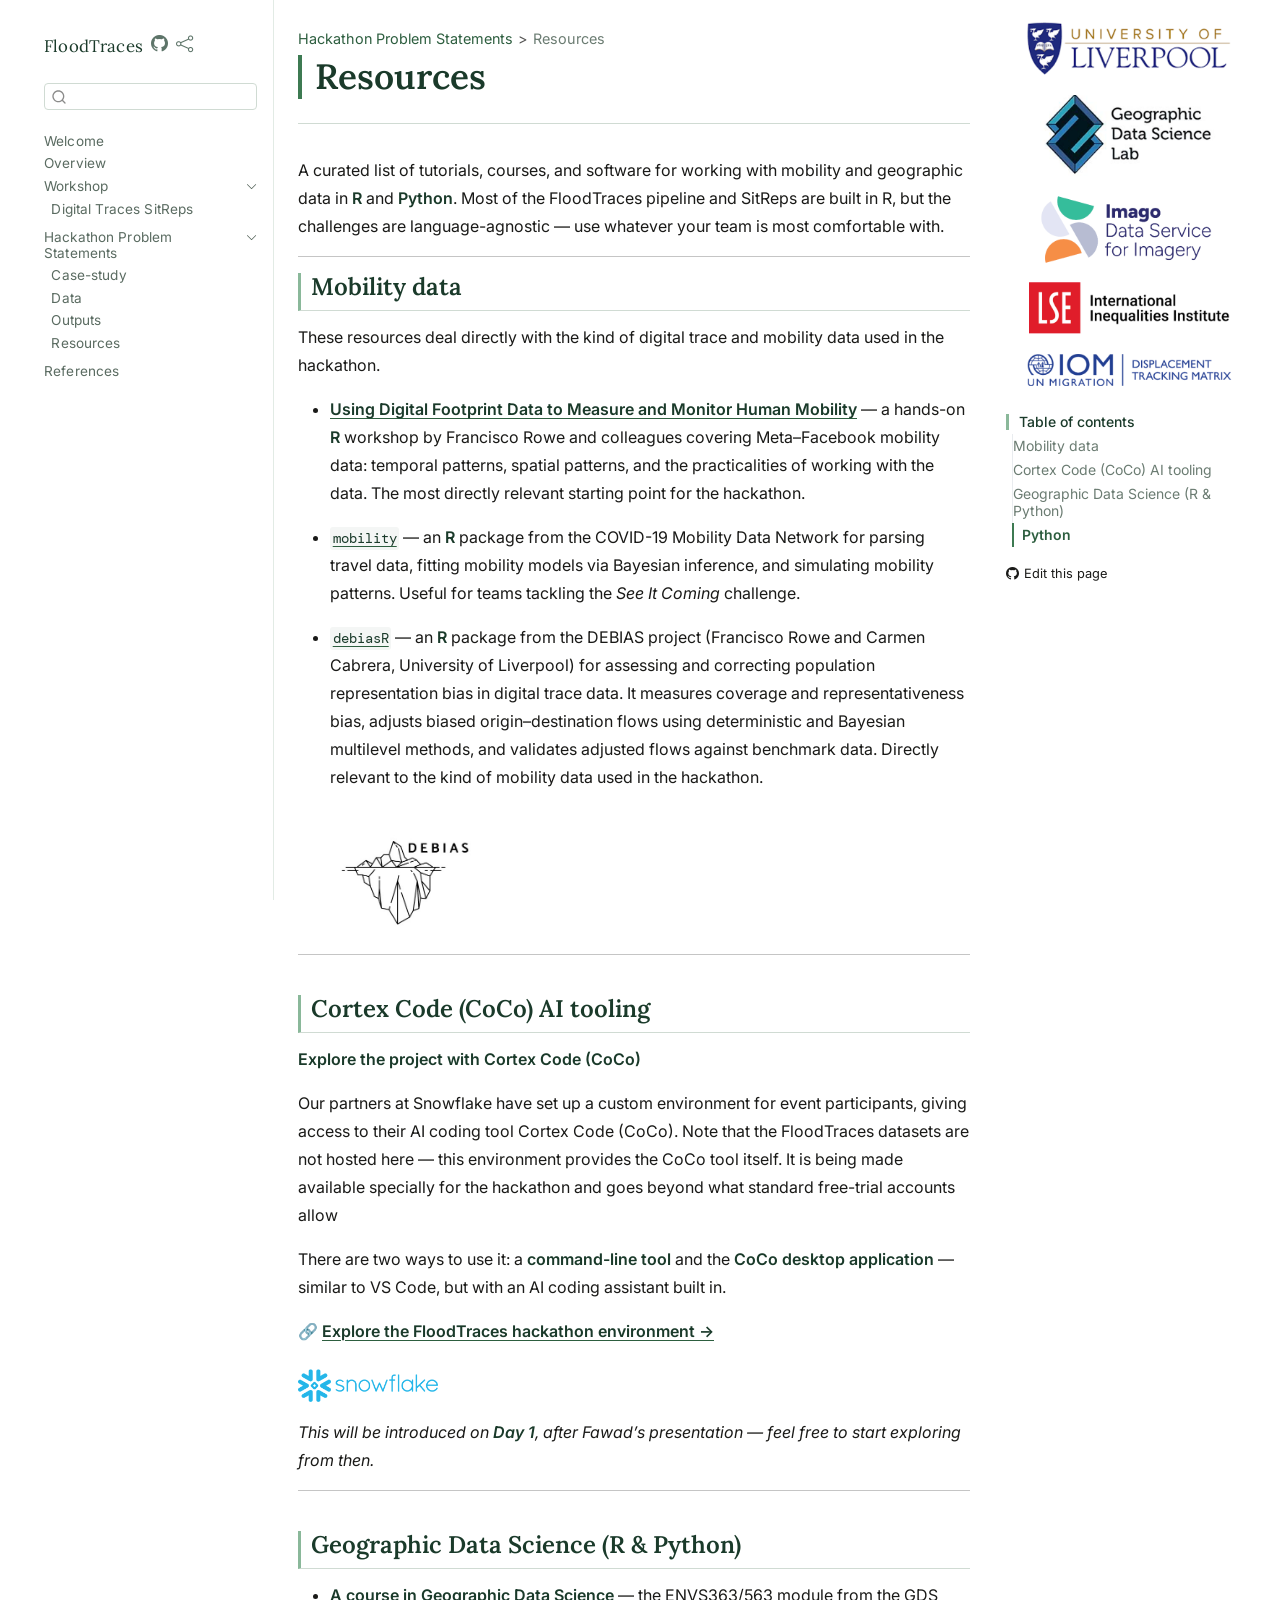
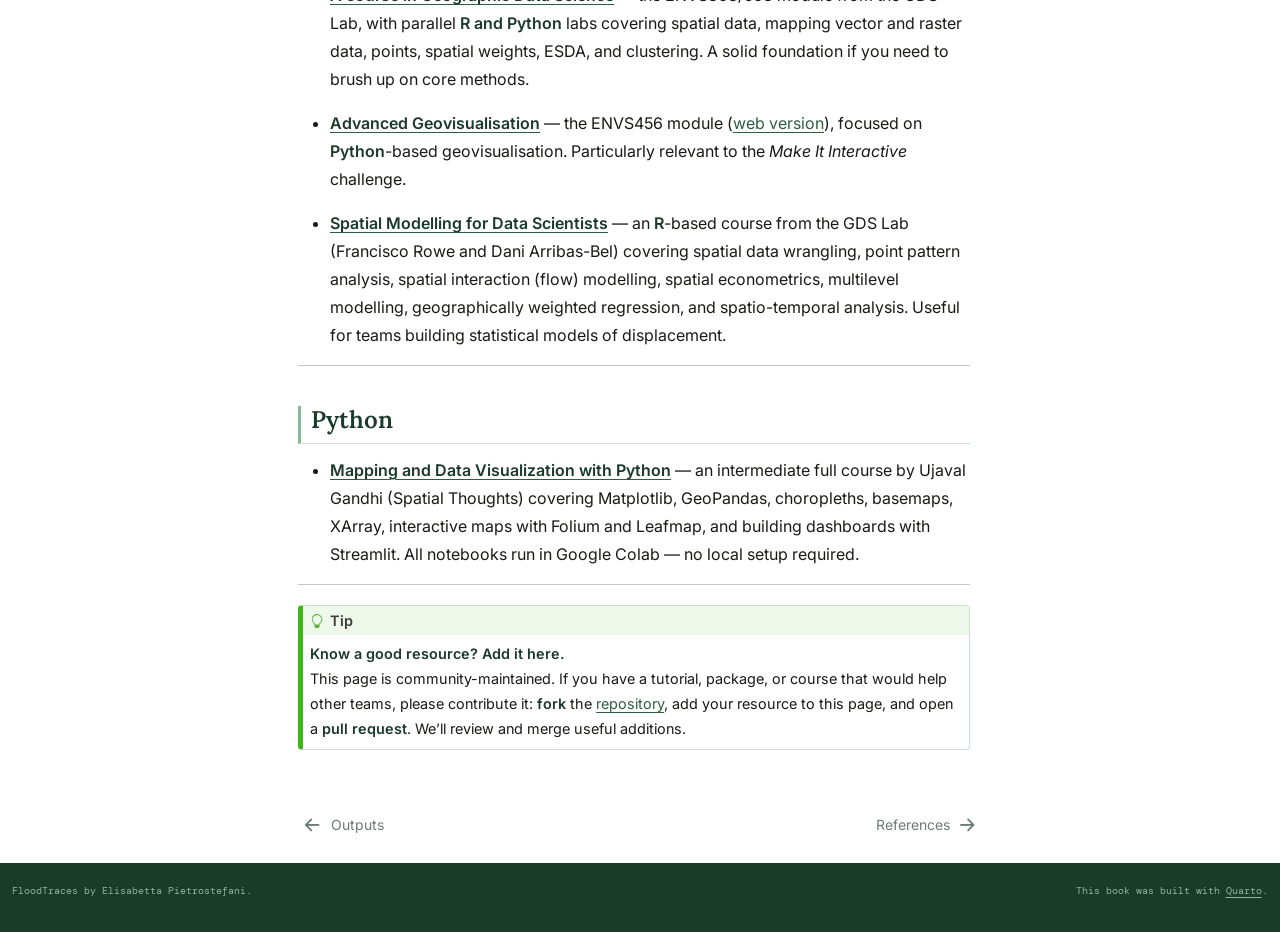
<file: docs/resources.html>
<!DOCTYPE html>
<html xmlns="http://www.w3.org/1999/xhtml" lang="en" xml:lang="en"><head>

<meta charset="utf-8">
<meta name="generator" content="quarto-1.9.36">

<meta name="viewport" content="width=device-width, initial-scale=1.0, user-scalable=yes">


<title>Resources – FloodTraces</title>
<style>
/* Default styles provided by pandoc.
** See https://pandoc.org/MANUAL.html#variables-for-html for config info.
*/
code{white-space: pre-wrap;}
span.smallcaps{font-variant: small-caps;}
div.columns{display: flex; gap: min(4vw, 1.5em);}
div.column{flex: auto; overflow-x: auto;}
div.hanging-indent{margin-left: 1.5em; text-indent: -1.5em;}
ul.task-list{list-style: none;}
ul.task-list li input[type="checkbox"] {
  width: 0.8em;
  margin: 0 0.8em 0.2em -1em; /* quarto-specific, see https://github.com/quarto-dev/quarto-cli/issues/4556 */ 
  vertical-align: middle;
}
</style>


<script src="site_libs/quarto-nav/quarto-nav.js"></script>
<script src="site_libs/quarto-nav/headroom.min.js"></script>
<script src="site_libs/clipboard/clipboard.min.js"></script>
<script src="site_libs/quarto-search/autocomplete.umd.js"></script>
<script src="site_libs/quarto-search/fuse.min.js"></script>
<script src="site_libs/quarto-search/quarto-search.js"></script>
<meta name="quarto:offset" content="./">
<link href="./references.html" rel="next">
<link href="./output.html" rel="prev">
<script src="site_libs/quarto-html/quarto.js" type="module"></script>
<script src="site_libs/quarto-html/tabsets/tabsets.js" type="module"></script>
<script src="site_libs/quarto-html/popper.min.js"></script>
<script src="site_libs/quarto-html/tippy.umd.min.js"></script>
<script src="site_libs/quarto-html/anchor.min.js"></script>
<link href="site_libs/quarto-html/tippy.css" rel="stylesheet">
<link href="site_libs/quarto-html/quarto-syntax-highlighting-737654a9ec85750b6a1f4449fea8f327.css" rel="stylesheet" id="quarto-text-highlighting-styles">
<script src="site_libs/bootstrap/bootstrap.min.js"></script>
<link href="site_libs/bootstrap/bootstrap-icons.css" rel="stylesheet">
<link href="site_libs/bootstrap/bootstrap-99d00ab0d9533f89b756c4f97bc18533.min.css" rel="stylesheet" append-hash="true" id="quarto-bootstrap" data-mode="light">
<script id="quarto-search-options" type="application/json">{
  "location": "sidebar",
  "copy-button": false,
  "collapse-after": 3,
  "panel-placement": "start",
  "type": "textbox",
  "limit": 50,
  "keyboard-shortcut": [
    "f",
    "/",
    "s"
  ],
  "show-item-context": false,
  "language": {
    "search-no-results-text": "No results",
    "search-matching-documents-text": "matching documents",
    "search-copy-link-title": "Copy link to search",
    "search-hide-matches-text": "Hide additional matches",
    "search-more-match-text": "more match in this document",
    "search-more-matches-text": "more matches in this document",
    "search-clear-button-title": "Clear",
    "search-text-placeholder": "",
    "search-detached-cancel-button-title": "Cancel",
    "search-submit-button-title": "Submit",
    "search-label": "Search"
  }
}</script>


<meta name="twitter:title" content="Resources – FloodTraces">
<meta name="twitter:description" content="">
<meta name="twitter:image" content="https://pietrostefani.github.io/pop-displacement-disaster/img/logo-debias.jpg">
<meta name="twitter:creator" content="@EPietrostefani">
<meta name="twitter:image:alt" content="DEBIAS logo">
<meta name="twitter:card" content="summary_large_image">
</head>

<body class="nav-sidebar floating quarto-light">

<div id="quarto-search-results"></div>
  <header id="quarto-header" class="headroom fixed-top">
  <nav class="quarto-secondary-nav">
    <div class="container-fluid d-flex">
      <button type="button" class="quarto-btn-toggle btn" data-bs-toggle="collapse" role="button" data-bs-target=".quarto-sidebar-collapse-item" aria-controls="quarto-sidebar" aria-expanded="false" aria-label="Toggle sidebar navigation" onclick="if (window.quartoToggleHeadroom) { window.quartoToggleHeadroom(); }">
        <i class="bi bi-layout-text-sidebar-reverse"></i>
      </button>
        <nav class="quarto-page-breadcrumbs" aria-label="breadcrumb"><ol class="breadcrumb"><li class="breadcrumb-item"><a href="./probstatement.html">Hackathon Problem Statements</a></li><li class="breadcrumb-item"><a href="./resources.html">Resources</a></li></ol></nav>
        <a class="flex-grow-1" role="navigation" data-bs-toggle="collapse" data-bs-target=".quarto-sidebar-collapse-item" aria-controls="quarto-sidebar" aria-expanded="false" aria-label="Toggle sidebar navigation" onclick="if (window.quartoToggleHeadroom) { window.quartoToggleHeadroom(); }">      
        </a>
      <button type="button" class="btn quarto-search-button" aria-label="Search" onclick="window.quartoOpenSearch();">
        <i class="bi bi-search"></i>
      </button>
    </div>
  </nav>
</header>
<!-- content -->
<div id="quarto-content" class="quarto-container page-columns page-rows-contents page-layout-article">
<!-- sidebar -->
  <nav id="quarto-sidebar" class="sidebar collapse collapse-horizontal quarto-sidebar-collapse-item sidebar-navigation floating overflow-auto">
    <div class="pt-lg-2 mt-2 text-left sidebar-header">
    <div class="sidebar-title mb-0 py-0">
      <a href="./">FloodTraces</a> 
        <div class="sidebar-tools-main">
    <a href="https://github.com/pietrostefani/pop-displacement-disaster" title="Source Code" class="quarto-navigation-tool px-1" aria-label="Source Code"><i class="bi bi-github"></i></a>
    <div class="dropdown">
      <a href="" title="Share" id="quarto-navigation-tool-dropdown-0" class="quarto-navigation-tool dropdown-toggle px-1" data-bs-toggle="dropdown" aria-expanded="false" role="link" aria-label="Share"><i class="bi bi-share"></i></a>
      <ul class="dropdown-menu" aria-labelledby="quarto-navigation-tool-dropdown-0">
          <li>
            <a class="dropdown-item sidebar-tools-main-item" href="https://twitter.com/intent/tweet?url=|url|">
              <i class="bi bi-twitter pe-1"></i>
            Twitter
            </a>
          </li>
          <li>
            <a class="dropdown-item sidebar-tools-main-item" href="https://www.facebook.com/sharer/sharer.php?u=|url|">
              <i class="bi bi-facebook pe-1"></i>
            Facebook
            </a>
          </li>
      </ul>
    </div>
</div>
    </div>
      </div>
        <div class="mt-2 flex-shrink-0 align-items-center">
        <div class="sidebar-search">
        <div id="quarto-search" class="" title="Search"></div>
        </div>
        </div>
    <div class="sidebar-menu-container"> 
    <ul class="list-unstyled mt-1">
        <li class="sidebar-item">
  <div class="sidebar-item-container"> 
  <a href="./index.html" class="sidebar-item-text sidebar-link">
 <span class="menu-text">Welcome</span></a>
  </div>
</li>
        <li class="sidebar-item">
  <div class="sidebar-item-container"> 
  <a href="./overview.html" class="sidebar-item-text sidebar-link">
 <span class="menu-text">Overview</span></a>
  </div>
</li>
        <li class="sidebar-item sidebar-item-section">
      <div class="sidebar-item-container"> 
            <a href="./workshop.html" class="sidebar-item-text sidebar-link">
 <span class="menu-text">Workshop</span></a>
          <a class="sidebar-item-toggle text-start" data-bs-toggle="collapse" data-bs-target="#quarto-sidebar-section-1" role="navigation" aria-expanded="true" aria-label="Toggle section">
            <i class="bi bi-chevron-right ms-2"></i>
          </a> 
      </div>
      <ul id="quarto-sidebar-section-1" class="collapse list-unstyled sidebar-section depth1 show">  
          <li class="sidebar-item">
  <div class="sidebar-item-container"> 
  <a href="./researchareas.html" class="sidebar-item-text sidebar-link">
 <span class="menu-text">Digital Traces SitReps</span></a>
  </div>
</li>
      </ul>
  </li>
        <li class="sidebar-item sidebar-item-section">
      <div class="sidebar-item-container"> 
            <a href="./probstatement.html" class="sidebar-item-text sidebar-link">
 <span class="menu-text">Hackathon Problem Statements</span></a>
          <a class="sidebar-item-toggle text-start" data-bs-toggle="collapse" data-bs-target="#quarto-sidebar-section-2" role="navigation" aria-expanded="true" aria-label="Toggle section">
            <i class="bi bi-chevron-right ms-2"></i>
          </a> 
      </div>
      <ul id="quarto-sidebar-section-2" class="collapse list-unstyled sidebar-section depth1 show">  
          <li class="sidebar-item">
  <div class="sidebar-item-container"> 
  <a href="./casestudy.html" class="sidebar-item-text sidebar-link">
 <span class="menu-text">Case-study</span></a>
  </div>
</li>
          <li class="sidebar-item">
  <div class="sidebar-item-container"> 
  <a href="./datasets.html" class="sidebar-item-text sidebar-link">
 <span class="menu-text">Data</span></a>
  </div>
</li>
          <li class="sidebar-item">
  <div class="sidebar-item-container"> 
  <a href="./output.html" class="sidebar-item-text sidebar-link">
 <span class="menu-text">Outputs</span></a>
  </div>
</li>
          <li class="sidebar-item">
  <div class="sidebar-item-container"> 
  <a href="./resources.html" class="sidebar-item-text sidebar-link active">
 <span class="menu-text">Resources</span></a>
  </div>
</li>
      </ul>
  </li>
        <li class="sidebar-item">
  <div class="sidebar-item-container"> 
  <a href="./references.html" class="sidebar-item-text sidebar-link">
 <span class="menu-text">References</span></a>
  </div>
</li>
    </ul>
    </div>
</nav>
<div id="quarto-sidebar-glass" class="quarto-sidebar-collapse-item" data-bs-toggle="collapse" data-bs-target=".quarto-sidebar-collapse-item"></div>
<!-- margin-sidebar -->
    <div id="quarto-margin-sidebar" class="sidebar margin-sidebar"><div class="quarto-margin-header"><div class="margin-header-item">
<p><img src="./logos_web.png" class="img-fluid"></p>
</div></div>
        <nav id="TOC" role="doc-toc" class="toc-active">
    <h2 id="toc-title">Table of contents</h2>
   
  <ul>
  <li><a href="#mobility-data" id="toc-mobility-data" class="nav-link active" data-scroll-target="#mobility-data">Mobility data</a></li>
  <li><a href="#cortex-code-coco-ai-tooling" id="toc-cortex-code-coco-ai-tooling" class="nav-link" data-scroll-target="#cortex-code-coco-ai-tooling">Cortex Code (CoCo) AI tooling</a></li>
  <li><a href="#geographic-data-science-r-python" id="toc-geographic-data-science-r-python" class="nav-link" data-scroll-target="#geographic-data-science-r-python">Geographic Data Science (R &amp; Python)</a></li>
  <li><a href="#python" id="toc-python" class="nav-link" data-scroll-target="#python">Python</a></li>
  </ul>
<div class="toc-actions"><ul><li><a href="https://github.com/pietrostefani/pop-displacement-disaster/edit/main/resources.qmd" class="toc-action"><i class="bi bi-github"></i>Edit this page</a></li></ul></div></nav>
    </div>
<!-- main -->
<main class="content" id="quarto-document-content">

<header id="title-block-header" class="quarto-title-block default"><nav class="quarto-page-breadcrumbs quarto-title-breadcrumbs d-none d-lg-block" aria-label="breadcrumb"><ol class="breadcrumb"><li class="breadcrumb-item"><a href="./probstatement.html">Hackathon Problem Statements</a></li><li class="breadcrumb-item"><a href="./resources.html">Resources</a></li></ol></nav>
<div class="quarto-title">
<h1 class="title">Resources</h1>
</div>



<div class="quarto-title-meta">

    
  
    
  </div>
  


</header>


<p>A curated list of tutorials, courses, and software for working with mobility and geographic data in <strong>R</strong> and <strong>Python</strong>. Most of the FloodTraces pipeline and SitReps are built in R, but the challenges are language-agnostic — use whatever your team is most comfortable with.</p>
<hr>
<section id="mobility-data" class="level2 unnumbered">
<h2 class="unnumbered anchored" data-anchor-id="mobility-data">Mobility data</h2>
<p>These resources deal directly with the kind of digital trace and mobility data used in the hackathon.</p>
<ul>
<li><p><a href="https://fcorowe.github.io/dfd4mobility/"><strong>Using Digital Footprint Data to Measure and Monitor Human Mobility</strong></a> — a hands-on <strong>R</strong> workshop by Francisco Rowe and colleagues covering Meta–Facebook mobility data: temporal patterns, spatial patterns, and the practicalities of working with the data. The most directly relevant starting point for the hackathon.</p></li>
<li><p><a href="https://covid-19-mobility-data-network.github.io/mobility/"><strong><code>mobility</code></strong></a> — an <strong>R</strong> package from the COVID-19 Mobility Data Network for parsing travel data, fitting mobility models via Bayesian inference, and simulating mobility patterns. Useful for teams tackling the <em>See It Coming</em> challenge.</p></li>
<li><p><a href="https://de-bias.github.io/debiasR/"><strong><code>debiasR</code></strong></a> — an <strong>R</strong> package from the DEBIAS project (Francisco Rowe and Carmen Cabrera, University of Liverpool) for assessing and correcting population representation bias in digital trace data. It measures coverage and representativeness bias, adjusts biased origin–destination flows using deterministic and Bayesian multilevel methods, and validates adjusted flows against benchmark data. Directly relevant to the kind of mobility data used in the hackathon.</p>
<p><img src="img/logo-debias.jpg" width="150" alt="DEBIAS logo" style="margin-top: 0.5rem;"></p></li>
</ul>
<hr>
</section>
<section id="cortex-code-coco-ai-tooling" class="level2 unnumbered">
<h2 class="unnumbered anchored" data-anchor-id="cortex-code-coco-ai-tooling">Cortex Code (CoCo) AI tooling</h2>
<p><strong>Explore the project with Cortex Code (CoCo)</strong><br>
</p>
<p>Our partners at Snowflake have set up a custom environment for event participants, giving access to their AI coding tool Cortex Code (CoCo). Note that the FloodTraces datasets are not hosted here — this environment provides the CoCo tool itself. It is being made available specially for the hackathon and goes beyond what standard free-trial accounts allow</p>
<p>There are two ways to use it: a <strong>command-line tool</strong> and the <strong>CoCo desktop application</strong> — similar to VS Code, but with an AI coding assistant built in.</p>
<p>🔗 <a href="https://go.dataops.live/flood-traces-hackathon-2026"><strong>Explore the FloodTraces hackathon environment →</strong></a></p>
<p><img src="img/Snowflake_Logo.svg.png" width="140" alt="Snowflake logo" style="margin-top: 0.5rem;"></p>
<p><em>This will be introduced on <strong>Day 1</strong>, after Fawad’s presentation — feel free to start exploring from then.</em></p>
<hr>
</section>
<section id="geographic-data-science-r-python" class="level2 unnumbered">
<h2 class="unnumbered anchored" data-anchor-id="geographic-data-science-r-python">Geographic Data Science (R &amp; Python)</h2>
<ul>
<li><p><a href="https://gdsl-ul.github.io/gds/"><strong>A course in Geographic Data Science</strong></a> — the ENVS363/563 module from the GDS Lab, with parallel <strong>R and Python</strong> labs covering spatial data, mapping vector and raster data, points, spatial weights, ESDA, and clustering. A solid foundation if you need to brush up on core methods.</p></li>
<li><p><a href="https://github.com/GDSL-UL/wma"><strong>Advanced Geovisualisation</strong></a> — the ENVS456 module (<a href="https://gdsl-ul.github.io/wma/">web version</a>), focused on <strong>Python</strong>-based geovisualisation. Particularly relevant to the <em>Make It Interactive</em> challenge.</p></li>
<li><p><a href="https://gdsl-ul.github.io/san/"><strong>Spatial Modelling for Data Scientists</strong></a> — an <strong>R</strong>-based course from the GDS Lab (Francisco Rowe and Dani Arribas-Bel) covering spatial data wrangling, point pattern analysis, spatial interaction (flow) modelling, spatial econometrics, multilevel modelling, geographically weighted regression, and spatio-temporal analysis. Useful for teams building statistical models of displacement.</p></li>
</ul>
<hr>
</section>
<section id="python" class="level2 unnumbered">
<h2 class="unnumbered anchored" data-anchor-id="python">Python</h2>
<ul>
<li><a href="https://courses.spatialthoughts.com/python-dataviz.html"><strong>Mapping and Data Visualization with Python</strong></a> — an intermediate full course by Ujaval Gandhi (Spatial Thoughts) covering Matplotlib, GeoPandas, choropleths, basemaps, XArray, interactive maps with Folium and Leafmap, and building dashboards with Streamlit. All notebooks run in Google Colab — no local setup required.</li>
</ul>
<hr>
<div class="callout callout-style-default callout-tip callout-titled">
<div class="callout-header d-flex align-content-center">
<div class="callout-icon-container">
<i class="callout-icon"></i>
</div>
<div class="callout-title-container flex-fill">
Tip
</div>
</div>
<div class="callout-body-container callout-body">
<p><strong>Know a good resource? Add it here.</strong><br>
This page is community-maintained. If you have a tutorial, package, or course that would help other teams, please contribute it: <strong>fork</strong> the <a href="https://github.com/pietrostefani/floodtraces-hack">repository</a>, add your resource to this page, and open a <strong>pull request</strong>. We’ll review and merge useful additions.</p>
</div>
</div>


</section>

</main> <!-- /main -->
<script id="quarto-html-after-body" type="application/javascript">
  window.document.addEventListener("DOMContentLoaded", function (event) {
    const icon = "";
    const anchorJS = new window.AnchorJS();
    anchorJS.options = {
      placement: 'right',
      icon: icon
    };
    anchorJS.add('.anchored');
    const isCodeAnnotation = (el) => {
      for (const clz of el.classList) {
        if (clz.startsWith('code-annotation-')) {                     
          return true;
        }
      }
      return false;
    }
    const onCopySuccess = function(e) {
      // button target
      const button = e.trigger;
      // don't keep focus
      button.blur();
      // flash "checked"
      button.classList.add('code-copy-button-checked');
      var currentTitle = button.getAttribute("title");
      button.setAttribute("title", "Copied!");
      let tooltip;
      if (window.bootstrap) {
        button.setAttribute("data-bs-toggle", "tooltip");
        button.setAttribute("data-bs-placement", "left");
        button.setAttribute("data-bs-title", "Copied!");
        tooltip = new bootstrap.Tooltip(button, 
          { trigger: "manual", 
            customClass: "code-copy-button-tooltip",
            offset: [0, -8]});
        tooltip.show();    
      }
      setTimeout(function() {
        if (tooltip) {
          tooltip.hide();
          button.removeAttribute("data-bs-title");
          button.removeAttribute("data-bs-toggle");
          button.removeAttribute("data-bs-placement");
        }
        button.setAttribute("title", currentTitle);
        button.classList.remove('code-copy-button-checked');
      }, 1000);
      // clear code selection
      e.clearSelection();
    }
    const getTextToCopy = function(trigger) {
      const outerScaffold = trigger.parentElement.cloneNode(true);
      const codeEl = outerScaffold.querySelector('code');
      for (const childEl of codeEl.children) {
        if (isCodeAnnotation(childEl)) {
          childEl.remove();
        }
      }
      return codeEl.innerText;
    }
    const clipboard = new window.ClipboardJS('.code-copy-button:not([data-in-quarto-modal])', {
      text: getTextToCopy
    });
    clipboard.on('success', onCopySuccess);
    if (window.document.getElementById('quarto-embedded-source-code-modal')) {
      const clipboardModal = new window.ClipboardJS('.code-copy-button[data-in-quarto-modal]', {
        text: getTextToCopy,
        container: window.document.getElementById('quarto-embedded-source-code-modal')
      });
      clipboardModal.on('success', onCopySuccess);
    }
      var localhostRegex = new RegExp(/^(?:http|https):\/\/localhost\:?[0-9]*\//);
      var mailtoRegex = new RegExp(/^mailto:/);
        var filterRegex = new RegExp("https:\/\/pietrostefani\.github\.io\/pop-displacement-disaster");
      var isInternal = (href) => {
          return filterRegex.test(href) || localhostRegex.test(href) || mailtoRegex.test(href);
      }
      // Inspect non-navigation links and adorn them if external
     var links = window.document.querySelectorAll('a[href]:not(.nav-link):not(.navbar-brand):not(.toc-action):not(.sidebar-link):not(.sidebar-item-toggle):not(.pagination-link):not(.no-external):not([aria-hidden]):not(.dropdown-item):not(.quarto-navigation-tool):not(.about-link)');
      for (var i=0; i<links.length; i++) {
        const link = links[i];
        if (!isInternal(link.href)) {
          // undo the damage that might have been done by quarto-nav.js in the case of
          // links that we want to consider external
          if (link.dataset.originalHref !== undefined) {
            link.href = link.dataset.originalHref;
          }
        }
      }
    function tippyHover(el, contentFn, onTriggerFn, onUntriggerFn) {
      const config = {
        allowHTML: true,
        maxWidth: 500,
        delay: 100,
        arrow: false,
        appendTo: function(el) {
            return el.parentElement;
        },
        interactive: true,
        interactiveBorder: 10,
        theme: 'quarto',
        placement: 'bottom-start',
      };
      if (contentFn) {
        config.content = contentFn;
      }
      if (onTriggerFn) {
        config.onTrigger = onTriggerFn;
      }
      if (onUntriggerFn) {
        config.onUntrigger = onUntriggerFn;
      }
      window.tippy(el, config); 
    }
    const noterefs = window.document.querySelectorAll('a[role="doc-noteref"]');
    for (var i=0; i<noterefs.length; i++) {
      const ref = noterefs[i];
      tippyHover(ref, function() {
        // use id or data attribute instead here
        let href = ref.getAttribute('data-footnote-href') || ref.getAttribute('href');
        try { href = new URL(href).hash; } catch {}
        const id = href.replace(/^#\/?/, "");
        const note = window.document.getElementById(id);
        if (note) {
          return note.innerHTML;
        } else {
          return "";
        }
      });
    }
    const xrefs = window.document.querySelectorAll('a.quarto-xref');
    const processXRef = (id, note) => {
      // Strip column container classes
      const stripColumnClz = (el) => {
        el.classList.remove("page-full", "page-columns");
        if (el.children) {
          for (const child of el.children) {
            stripColumnClz(child);
          }
        }
      }
      stripColumnClz(note)
      if (id === null || id.startsWith('sec-')) {
        // Special case sections, only their first couple elements
        const container = document.createElement("div");
        if (note.children && note.children.length > 2) {
          container.appendChild(note.children[0].cloneNode(true));
          for (let i = 1; i < note.children.length; i++) {
            const child = note.children[i];
            if (child.tagName === "P" && child.innerText === "") {
              continue;
            } else {
              container.appendChild(child.cloneNode(true));
              break;
            }
          }
          if (window.Quarto?.typesetMath) {
            window.Quarto.typesetMath(container);
          }
          return container.innerHTML
        } else {
          if (window.Quarto?.typesetMath) {
            window.Quarto.typesetMath(note);
          }
          return note.innerHTML;
        }
      } else {
        // Remove any anchor links if they are present
        const anchorLink = note.querySelector('a.anchorjs-link');
        if (anchorLink) {
          anchorLink.remove();
        }
        if (window.Quarto?.typesetMath) {
          window.Quarto.typesetMath(note);
        }
        if (note.classList.contains("callout")) {
          return note.outerHTML;
        } else {
          return note.innerHTML;
        }
      }
    }
    for (var i=0; i<xrefs.length; i++) {
      const xref = xrefs[i];
      tippyHover(xref, undefined, function(instance) {
        instance.disable();
        let url = xref.getAttribute('href');
        let hash = undefined; 
        if (url.startsWith('#')) {
          hash = url;
        } else {
          try { hash = new URL(url).hash; } catch {}
        }
        if (hash) {
          const id = hash.replace(/^#\/?/, "");
          const note = window.document.getElementById(id);
          if (note !== null) {
            try {
              const html = processXRef(id, note.cloneNode(true));
              instance.setContent(html);
            } finally {
              instance.enable();
              instance.show();
            }
          } else {
            // See if we can fetch this
            fetch(url.split('#')[0])
            .then(res => res.text())
            .then(html => {
              const parser = new DOMParser();
              const htmlDoc = parser.parseFromString(html, "text/html");
              const note = htmlDoc.getElementById(id);
              if (note !== null) {
                const html = processXRef(id, note);
                instance.setContent(html);
              } 
            }).finally(() => {
              instance.enable();
              instance.show();
            });
          }
        } else {
          // See if we can fetch a full url (with no hash to target)
          // This is a special case and we should probably do some content thinning / targeting
          fetch(url)
          .then(res => res.text())
          .then(html => {
            const parser = new DOMParser();
            const htmlDoc = parser.parseFromString(html, "text/html");
            const note = htmlDoc.querySelector('main.content');
            if (note !== null) {
              // This should only happen for chapter cross references
              // (since there is no id in the URL)
              // remove the first header
              if (note.children.length > 0 && note.children[0].tagName === "HEADER") {
                note.children[0].remove();
              }
              const html = processXRef(null, note);
              instance.setContent(html);
            } 
          }).finally(() => {
            instance.enable();
            instance.show();
          });
        }
      }, function(instance) {
      });
    }
        let selectedAnnoteEl;
        const selectorForAnnotation = ( cell, annotation) => {
          let cellAttr = 'data-code-cell="' + cell + '"';
          let lineAttr = 'data-code-annotation="' +  annotation + '"';
          const selector = 'span[' + cellAttr + '][' + lineAttr + ']';
          return selector;
        }
        const selectCodeLines = (annoteEl) => {
          const doc = window.document;
          const targetCell = annoteEl.getAttribute("data-target-cell");
          const targetAnnotation = annoteEl.getAttribute("data-target-annotation");
          const annoteSpan = window.document.querySelector(selectorForAnnotation(targetCell, targetAnnotation));
          const lines = annoteSpan.getAttribute("data-code-lines").split(",");
          const lineIds = lines.map((line) => {
            return targetCell + "-" + line;
          })
          let top = null;
          let height = null;
          let parent = null;
          if (lineIds.length > 0) {
              //compute the position of the single el (top and bottom and make a div)
              const el = window.document.getElementById(lineIds[0]);
              top = el.offsetTop;
              height = el.offsetHeight;
              parent = el.parentElement.parentElement;
            if (lineIds.length > 1) {
              const lastEl = window.document.getElementById(lineIds[lineIds.length - 1]);
              const bottom = lastEl.offsetTop + lastEl.offsetHeight;
              height = bottom - top;
            }
            if (top !== null && height !== null && parent !== null) {
              // cook up a div (if necessary) and position it 
              let div = window.document.getElementById("code-annotation-line-highlight");
              if (div === null) {
                div = window.document.createElement("div");
                div.setAttribute("id", "code-annotation-line-highlight");
                div.style.position = 'absolute';
                parent.appendChild(div);
              }
              div.style.top = top - 2 + "px";
              div.style.height = height + 4 + "px";
              div.style.left = 0;
              let gutterDiv = window.document.getElementById("code-annotation-line-highlight-gutter");
              if (gutterDiv === null) {
                gutterDiv = window.document.createElement("div");
                gutterDiv.setAttribute("id", "code-annotation-line-highlight-gutter");
                gutterDiv.style.position = 'absolute';
                const codeCell = window.document.getElementById(targetCell);
                const gutter = codeCell.querySelector('.code-annotation-gutter');
                gutter.appendChild(gutterDiv);
              }
              gutterDiv.style.top = top - 2 + "px";
              gutterDiv.style.height = height + 4 + "px";
            }
            selectedAnnoteEl = annoteEl;
          }
        };
        const unselectCodeLines = () => {
          const elementsIds = ["code-annotation-line-highlight", "code-annotation-line-highlight-gutter"];
          elementsIds.forEach((elId) => {
            const div = window.document.getElementById(elId);
            if (div) {
              div.remove();
            }
          });
          selectedAnnoteEl = undefined;
        };
          // Handle positioning of the toggle
      window.addEventListener(
        "resize",
        throttle(() => {
          elRect = undefined;
          if (selectedAnnoteEl) {
            selectCodeLines(selectedAnnoteEl);
          }
        }, 10)
      );
      function throttle(fn, ms) {
      let throttle = false;
      let timer;
        return (...args) => {
          if(!throttle) { // first call gets through
              fn.apply(this, args);
              throttle = true;
          } else { // all the others get throttled
              if(timer) clearTimeout(timer); // cancel #2
              timer = setTimeout(() => {
                fn.apply(this, args);
                timer = throttle = false;
              }, ms);
          }
        };
      }
        // Attach click handler to the DT
        const annoteDls = window.document.querySelectorAll('dt[data-target-cell]');
        for (const annoteDlNode of annoteDls) {
          annoteDlNode.addEventListener('click', (event) => {
            const clickedEl = event.target;
            if (clickedEl !== selectedAnnoteEl) {
              unselectCodeLines();
              const activeEl = window.document.querySelector('dt[data-target-cell].code-annotation-active');
              if (activeEl) {
                activeEl.classList.remove('code-annotation-active');
              }
              selectCodeLines(clickedEl);
              clickedEl.classList.add('code-annotation-active');
            } else {
              // Unselect the line
              unselectCodeLines();
              clickedEl.classList.remove('code-annotation-active');
            }
          });
        }
    const findCites = (el) => {
      const parentEl = el.parentElement;
      if (parentEl) {
        const cites = parentEl.dataset.cites;
        if (cites) {
          return {
            el,
            cites: cites.split(' ')
          };
        } else {
          return findCites(el.parentElement)
        }
      } else {
        return undefined;
      }
    };
    var bibliorefs = window.document.querySelectorAll('a[role="doc-biblioref"]');
    for (var i=0; i<bibliorefs.length; i++) {
      const ref = bibliorefs[i];
      const citeInfo = findCites(ref);
      if (citeInfo) {
        tippyHover(citeInfo.el, function() {
          var popup = window.document.createElement('div');
          citeInfo.cites.forEach(function(cite) {
            var citeDiv = window.document.createElement('div');
            citeDiv.classList.add('hanging-indent');
            citeDiv.classList.add('csl-entry');
            var biblioDiv = window.document.getElementById('ref-' + cite);
            if (biblioDiv) {
              citeDiv.innerHTML = biblioDiv.innerHTML;
            }
            popup.appendChild(citeDiv);
          });
          return popup.innerHTML;
        });
      }
    }
  });
  </script>
<nav class="page-navigation">
  <div class="nav-page nav-page-previous">
      <a href="./output.html" class="pagination-link" aria-label="Outputs">
        <i class="bi bi-arrow-left-short"></i> <span class="nav-page-text">Outputs</span>
      </a>          
  </div>
  <div class="nav-page nav-page-next">
      <a href="./references.html" class="pagination-link" aria-label="References">
        <span class="nav-page-text">References</span> <i class="bi bi-arrow-right-short"></i>
      </a>
  </div>
</nav>
</div> <!-- /content -->
<footer class="footer">
  <div class="nav-footer">
    <div class="nav-footer-left">
<p>FloodTraces by Elisabetta Pietrostefani.</p>
</div>   
    <div class="nav-footer-center">
      &nbsp;
    <div class="toc-actions d-sm-block d-md-none"><ul><li><a href="https://github.com/pietrostefani/pop-displacement-disaster/edit/main/resources.qmd" class="toc-action"><i class="bi bi-github"></i>Edit this page</a></li></ul></div></div>
    <div class="nav-footer-right">
<p>This book was built with <a href="https://quarto.org/">Quarto</a>.</p>
</div>
  </div>
</footer>




</body></html>
</file>
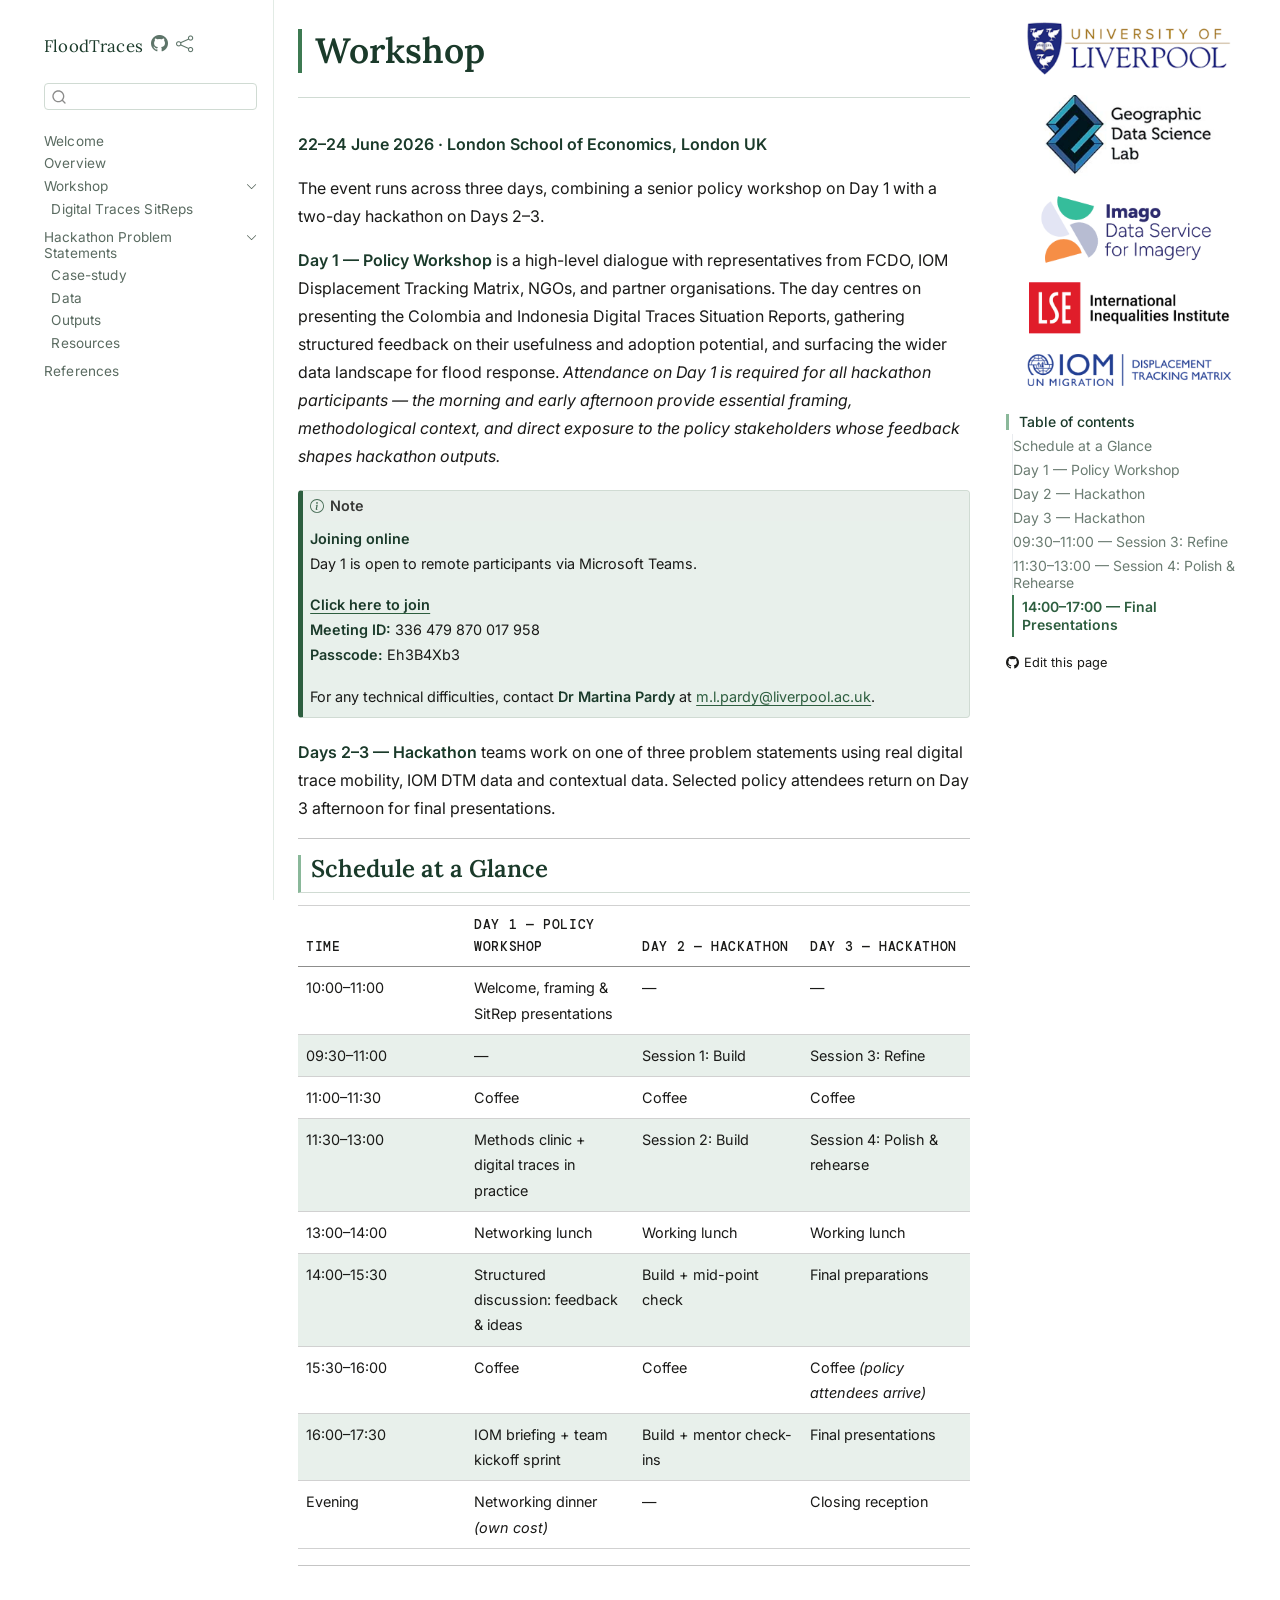
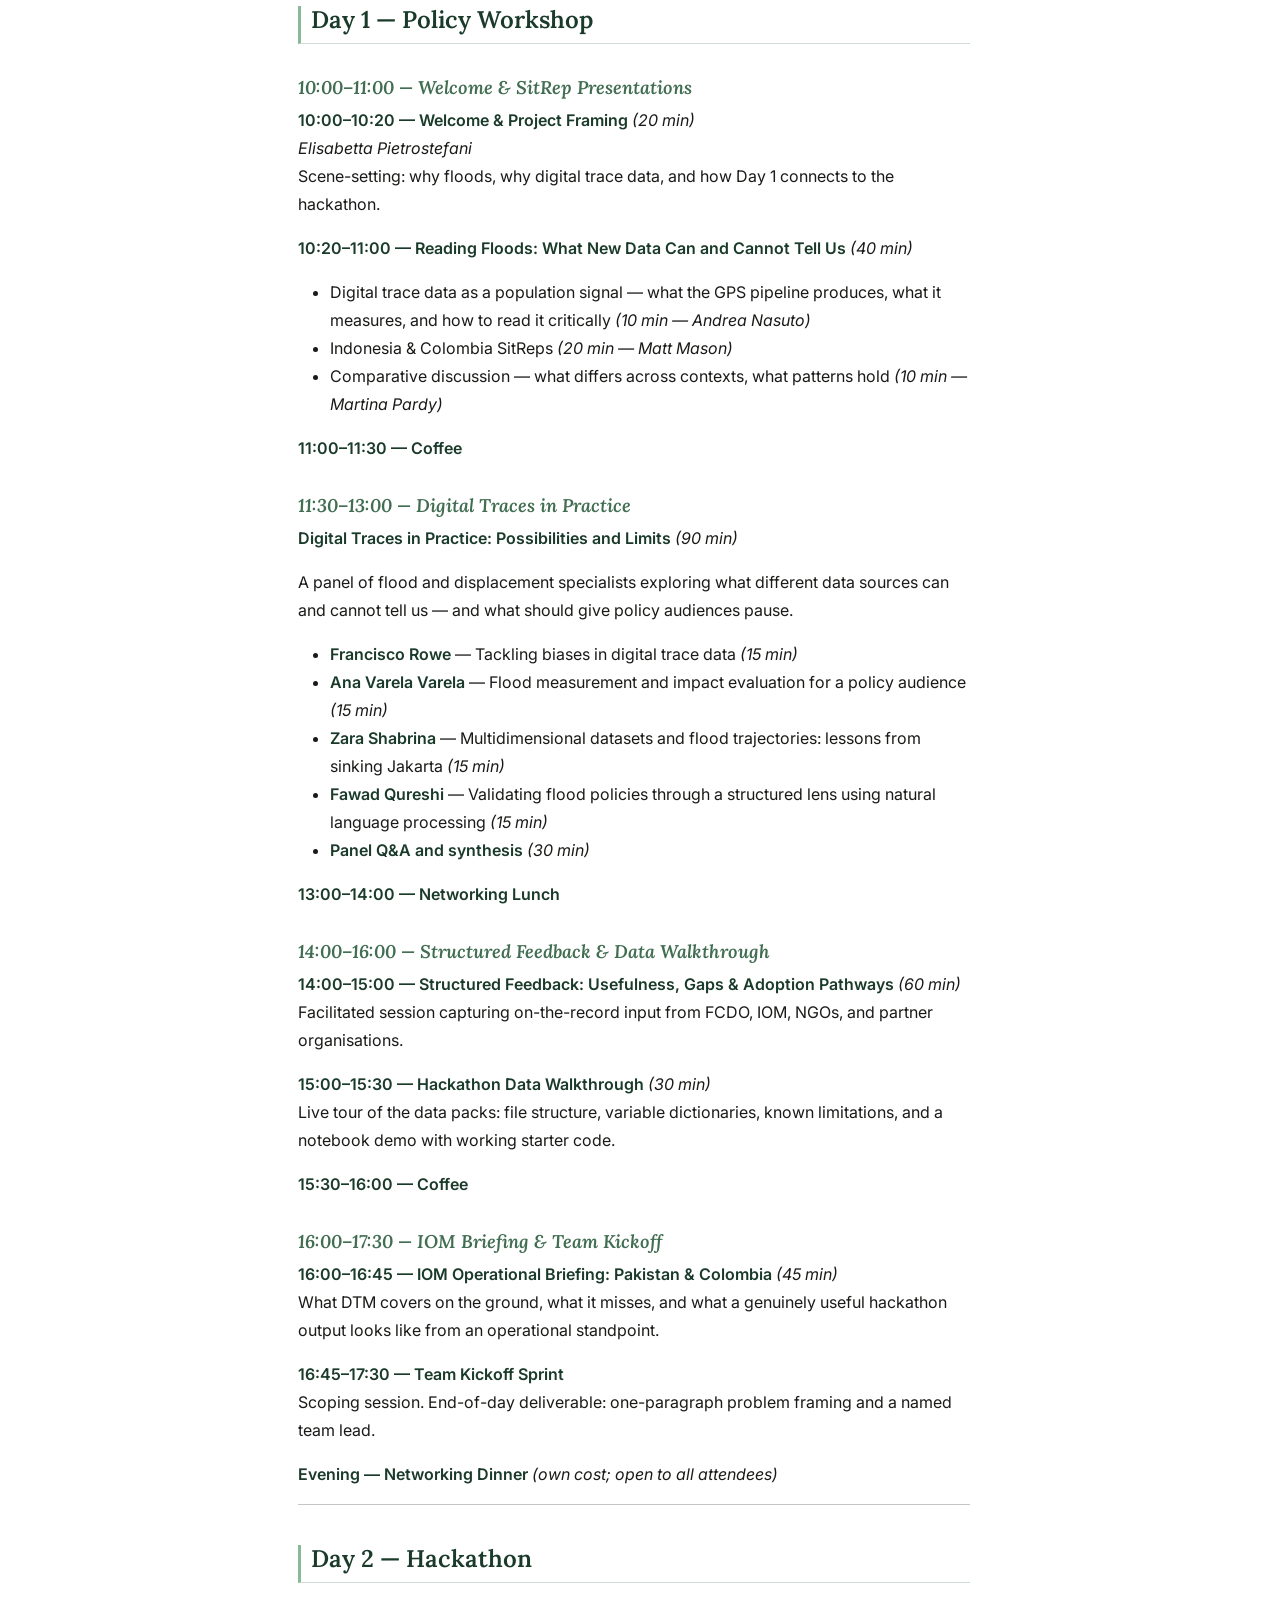
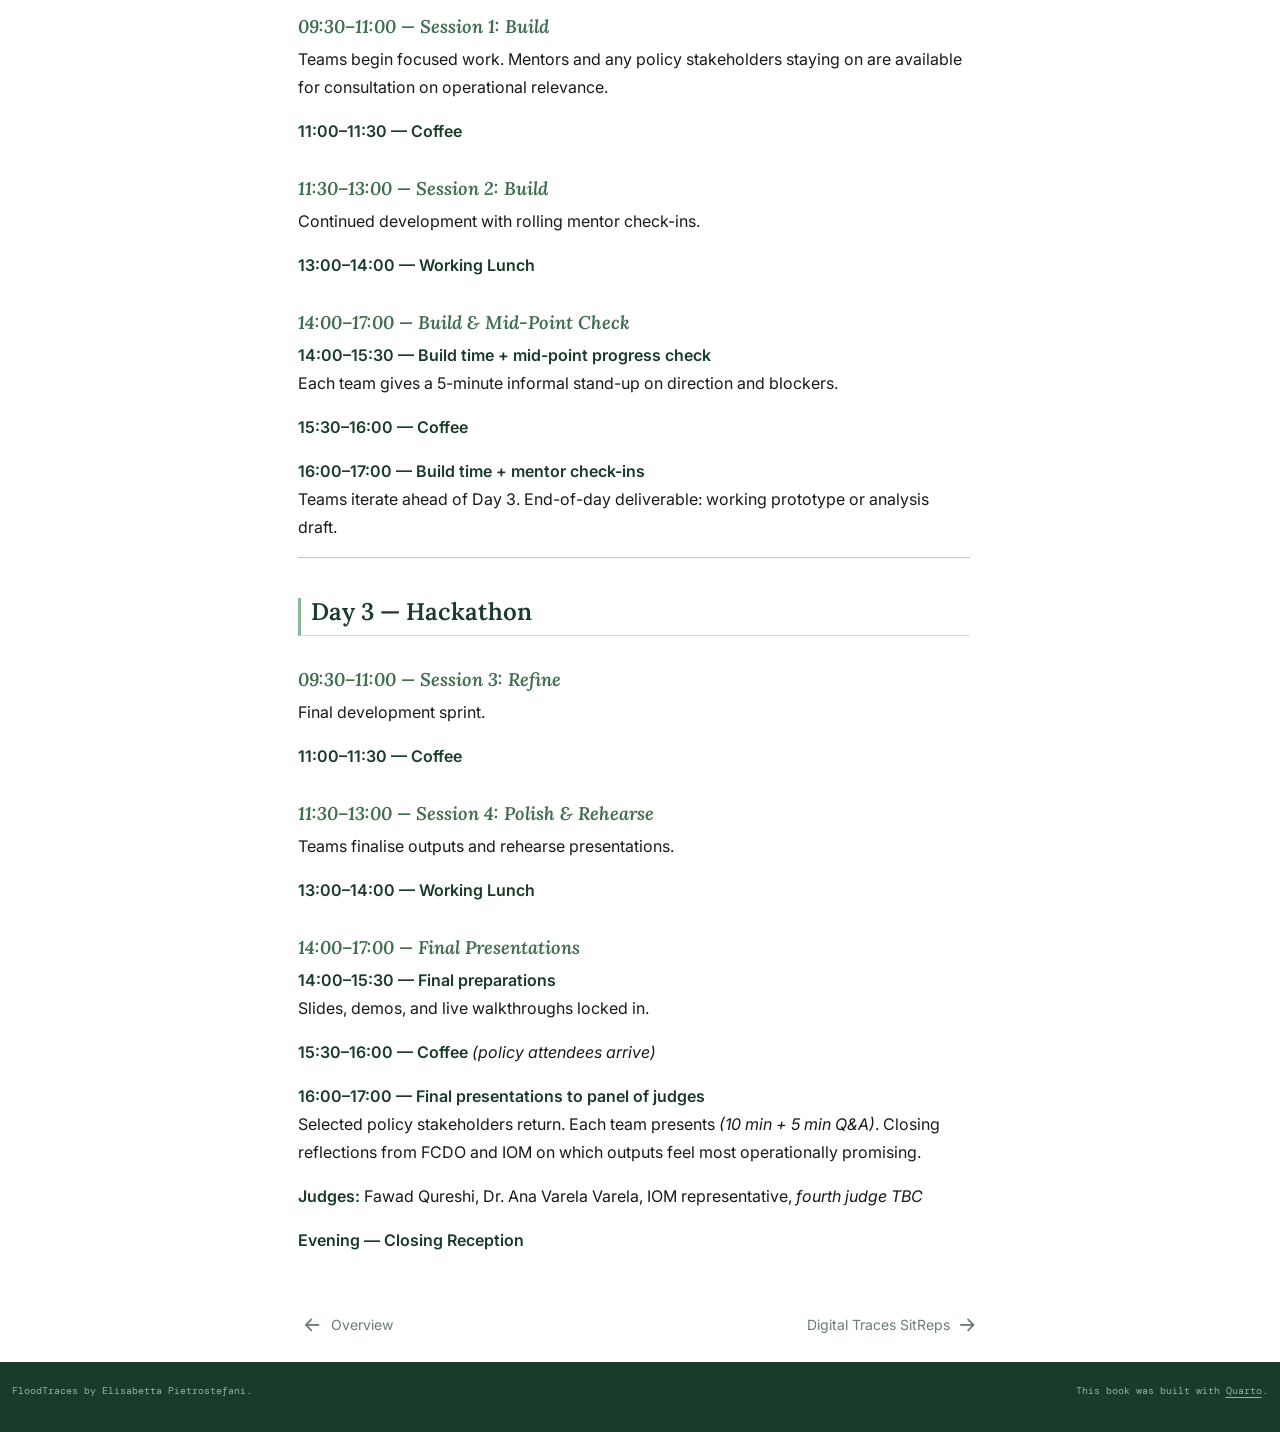
<file: docs/workshop.html>
<!DOCTYPE html>
<html xmlns="http://www.w3.org/1999/xhtml" lang="en" xml:lang="en"><head>

<meta charset="utf-8">
<meta name="generator" content="quarto-1.9.36">

<meta name="viewport" content="width=device-width, initial-scale=1.0, user-scalable=yes">


<title>Workshop – FloodTraces</title>
<style>
/* Default styles provided by pandoc.
** See https://pandoc.org/MANUAL.html#variables-for-html for config info.
*/
code{white-space: pre-wrap;}
span.smallcaps{font-variant: small-caps;}
div.columns{display: flex; gap: min(4vw, 1.5em);}
div.column{flex: auto; overflow-x: auto;}
div.hanging-indent{margin-left: 1.5em; text-indent: -1.5em;}
ul.task-list{list-style: none;}
ul.task-list li input[type="checkbox"] {
  width: 0.8em;
  margin: 0 0.8em 0.2em -1em; /* quarto-specific, see https://github.com/quarto-dev/quarto-cli/issues/4556 */ 
  vertical-align: middle;
}
</style>


<script src="site_libs/quarto-nav/quarto-nav.js"></script>
<script src="site_libs/quarto-nav/headroom.min.js"></script>
<script src="site_libs/clipboard/clipboard.min.js"></script>
<script src="site_libs/quarto-search/autocomplete.umd.js"></script>
<script src="site_libs/quarto-search/fuse.min.js"></script>
<script src="site_libs/quarto-search/quarto-search.js"></script>
<meta name="quarto:offset" content="./">
<link href="./researchareas.html" rel="next">
<link href="./overview.html" rel="prev">
<script src="site_libs/quarto-html/quarto.js" type="module"></script>
<script src="site_libs/quarto-html/tabsets/tabsets.js" type="module"></script>
<script src="site_libs/quarto-html/popper.min.js"></script>
<script src="site_libs/quarto-html/tippy.umd.min.js"></script>
<script src="site_libs/quarto-html/anchor.min.js"></script>
<link href="site_libs/quarto-html/tippy.css" rel="stylesheet">
<link href="site_libs/quarto-html/quarto-syntax-highlighting-737654a9ec85750b6a1f4449fea8f327.css" rel="stylesheet" id="quarto-text-highlighting-styles">
<script src="site_libs/bootstrap/bootstrap.min.js"></script>
<link href="site_libs/bootstrap/bootstrap-icons.css" rel="stylesheet">
<link href="site_libs/bootstrap/bootstrap-99d00ab0d9533f89b756c4f97bc18533.min.css" rel="stylesheet" append-hash="true" id="quarto-bootstrap" data-mode="light">
<script id="quarto-search-options" type="application/json">{
  "location": "sidebar",
  "copy-button": false,
  "collapse-after": 3,
  "panel-placement": "start",
  "type": "textbox",
  "limit": 50,
  "keyboard-shortcut": [
    "f",
    "/",
    "s"
  ],
  "show-item-context": false,
  "language": {
    "search-no-results-text": "No results",
    "search-matching-documents-text": "matching documents",
    "search-copy-link-title": "Copy link to search",
    "search-hide-matches-text": "Hide additional matches",
    "search-more-match-text": "more match in this document",
    "search-more-matches-text": "more matches in this document",
    "search-clear-button-title": "Clear",
    "search-text-placeholder": "",
    "search-detached-cancel-button-title": "Cancel",
    "search-submit-button-title": "Submit",
    "search-label": "Search"
  }
}</script>


<meta name="twitter:title" content="Workshop – FloodTraces">
<meta name="twitter:description" content="">
<meta name="twitter:creator" content="@EPietrostefani">
<meta name="twitter:card" content="summary">
</head>

<body class="nav-sidebar floating quarto-light">

<div id="quarto-search-results"></div>
  <header id="quarto-header" class="headroom fixed-top">
  <nav class="quarto-secondary-nav">
    <div class="container-fluid d-flex">
      <button type="button" class="quarto-btn-toggle btn" data-bs-toggle="collapse" role="button" data-bs-target=".quarto-sidebar-collapse-item" aria-controls="quarto-sidebar" aria-expanded="false" aria-label="Toggle sidebar navigation" onclick="if (window.quartoToggleHeadroom) { window.quartoToggleHeadroom(); }">
        <i class="bi bi-layout-text-sidebar-reverse"></i>
      </button>
        <nav class="quarto-page-breadcrumbs" aria-label="breadcrumb"><ol class="breadcrumb"><li class="breadcrumb-item"><a href="./workshop.html">Workshop</a></li></ol></nav>
        <a class="flex-grow-1" role="navigation" data-bs-toggle="collapse" data-bs-target=".quarto-sidebar-collapse-item" aria-controls="quarto-sidebar" aria-expanded="false" aria-label="Toggle sidebar navigation" onclick="if (window.quartoToggleHeadroom) { window.quartoToggleHeadroom(); }">      
        </a>
      <button type="button" class="btn quarto-search-button" aria-label="Search" onclick="window.quartoOpenSearch();">
        <i class="bi bi-search"></i>
      </button>
    </div>
  </nav>
</header>
<!-- content -->
<div id="quarto-content" class="quarto-container page-columns page-rows-contents page-layout-article">
<!-- sidebar -->
  <nav id="quarto-sidebar" class="sidebar collapse collapse-horizontal quarto-sidebar-collapse-item sidebar-navigation floating overflow-auto">
    <div class="pt-lg-2 mt-2 text-left sidebar-header">
    <div class="sidebar-title mb-0 py-0">
      <a href="./">FloodTraces</a> 
        <div class="sidebar-tools-main">
    <a href="https://github.com/pietrostefani/pop-displacement-disaster" title="Source Code" class="quarto-navigation-tool px-1" aria-label="Source Code"><i class="bi bi-github"></i></a>
    <div class="dropdown">
      <a href="" title="Share" id="quarto-navigation-tool-dropdown-0" class="quarto-navigation-tool dropdown-toggle px-1" data-bs-toggle="dropdown" aria-expanded="false" role="link" aria-label="Share"><i class="bi bi-share"></i></a>
      <ul class="dropdown-menu" aria-labelledby="quarto-navigation-tool-dropdown-0">
          <li>
            <a class="dropdown-item sidebar-tools-main-item" href="https://twitter.com/intent/tweet?url=|url|">
              <i class="bi bi-twitter pe-1"></i>
            Twitter
            </a>
          </li>
          <li>
            <a class="dropdown-item sidebar-tools-main-item" href="https://www.facebook.com/sharer/sharer.php?u=|url|">
              <i class="bi bi-facebook pe-1"></i>
            Facebook
            </a>
          </li>
      </ul>
    </div>
</div>
    </div>
      </div>
        <div class="mt-2 flex-shrink-0 align-items-center">
        <div class="sidebar-search">
        <div id="quarto-search" class="" title="Search"></div>
        </div>
        </div>
    <div class="sidebar-menu-container"> 
    <ul class="list-unstyled mt-1">
        <li class="sidebar-item">
  <div class="sidebar-item-container"> 
  <a href="./index.html" class="sidebar-item-text sidebar-link">
 <span class="menu-text">Welcome</span></a>
  </div>
</li>
        <li class="sidebar-item">
  <div class="sidebar-item-container"> 
  <a href="./overview.html" class="sidebar-item-text sidebar-link">
 <span class="menu-text">Overview</span></a>
  </div>
</li>
        <li class="sidebar-item sidebar-item-section">
      <div class="sidebar-item-container"> 
            <a href="./workshop.html" class="sidebar-item-text sidebar-link active">
 <span class="menu-text">Workshop</span></a>
          <a class="sidebar-item-toggle text-start" data-bs-toggle="collapse" data-bs-target="#quarto-sidebar-section-1" role="navigation" aria-expanded="true" aria-label="Toggle section">
            <i class="bi bi-chevron-right ms-2"></i>
          </a> 
      </div>
      <ul id="quarto-sidebar-section-1" class="collapse list-unstyled sidebar-section depth1 show">  
          <li class="sidebar-item">
  <div class="sidebar-item-container"> 
  <a href="./researchareas.html" class="sidebar-item-text sidebar-link">
 <span class="menu-text">Digital Traces SitReps</span></a>
  </div>
</li>
      </ul>
  </li>
        <li class="sidebar-item sidebar-item-section">
      <div class="sidebar-item-container"> 
            <a href="./probstatement.html" class="sidebar-item-text sidebar-link">
 <span class="menu-text">Hackathon Problem Statements</span></a>
          <a class="sidebar-item-toggle text-start" data-bs-toggle="collapse" data-bs-target="#quarto-sidebar-section-2" role="navigation" aria-expanded="true" aria-label="Toggle section">
            <i class="bi bi-chevron-right ms-2"></i>
          </a> 
      </div>
      <ul id="quarto-sidebar-section-2" class="collapse list-unstyled sidebar-section depth1 show">  
          <li class="sidebar-item">
  <div class="sidebar-item-container"> 
  <a href="./casestudy.html" class="sidebar-item-text sidebar-link">
 <span class="menu-text">Case-study</span></a>
  </div>
</li>
          <li class="sidebar-item">
  <div class="sidebar-item-container"> 
  <a href="./datasets.html" class="sidebar-item-text sidebar-link">
 <span class="menu-text">Data</span></a>
  </div>
</li>
          <li class="sidebar-item">
  <div class="sidebar-item-container"> 
  <a href="./output.html" class="sidebar-item-text sidebar-link">
 <span class="menu-text">Outputs</span></a>
  </div>
</li>
          <li class="sidebar-item">
  <div class="sidebar-item-container"> 
  <a href="./resources.html" class="sidebar-item-text sidebar-link">
 <span class="menu-text">Resources</span></a>
  </div>
</li>
      </ul>
  </li>
        <li class="sidebar-item">
  <div class="sidebar-item-container"> 
  <a href="./references.html" class="sidebar-item-text sidebar-link">
 <span class="menu-text">References</span></a>
  </div>
</li>
    </ul>
    </div>
</nav>
<div id="quarto-sidebar-glass" class="quarto-sidebar-collapse-item" data-bs-toggle="collapse" data-bs-target=".quarto-sidebar-collapse-item"></div>
<!-- margin-sidebar -->
    <div id="quarto-margin-sidebar" class="sidebar margin-sidebar"><div class="quarto-margin-header"><div class="margin-header-item">
<p><img src="./logos_web.png" class="img-fluid"></p>
</div></div>
        <nav id="TOC" role="doc-toc" class="toc-active">
    <h2 id="toc-title">Table of contents</h2>
   
  <ul>
  <li><a href="#schedule-at-a-glance" id="toc-schedule-at-a-glance" class="nav-link active" data-scroll-target="#schedule-at-a-glance">Schedule at a Glance</a></li>
  <li><a href="#day-1-policy-workshop" id="toc-day-1-policy-workshop" class="nav-link" data-scroll-target="#day-1-policy-workshop">Day 1 — Policy Workshop</a>
  <ul class="collapse">
  <li><a href="#welcome-sitrep-presentations" id="toc-welcome-sitrep-presentations" class="nav-link" data-scroll-target="#welcome-sitrep-presentations">10:00–11:00 — Welcome &amp; SitRep Presentations</a></li>
  <li><a href="#digital-traces-in-practice" id="toc-digital-traces-in-practice" class="nav-link" data-scroll-target="#digital-traces-in-practice">11:30–13:00 — Digital Traces in Practice</a></li>
  <li><a href="#structured-feedback-data-walkthrough" id="toc-structured-feedback-data-walkthrough" class="nav-link" data-scroll-target="#structured-feedback-data-walkthrough">14:00–16:00 — Structured Feedback &amp; Data Walkthrough</a></li>
  <li><a href="#iom-briefing-team-kickoff" id="toc-iom-briefing-team-kickoff" class="nav-link" data-scroll-target="#iom-briefing-team-kickoff">16:00–17:30 — IOM Briefing &amp; Team Kickoff</a></li>
  </ul></li>
  <li><a href="#day-2-hackathon" id="toc-day-2-hackathon" class="nav-link" data-scroll-target="#day-2-hackathon">Day 2 — Hackathon</a>
  <ul class="collapse">
  <li><a href="#session-1-build" id="toc-session-1-build" class="nav-link" data-scroll-target="#session-1-build">09:30–11:00 — Session 1: Build</a></li>
  <li><a href="#session-2-build" id="toc-session-2-build" class="nav-link" data-scroll-target="#session-2-build">11:30–13:00 — Session 2: Build</a></li>
  <li><a href="#build-mid-point-check" id="toc-build-mid-point-check" class="nav-link" data-scroll-target="#build-mid-point-check">14:00–17:00 — Build &amp; Mid-Point Check</a></li>
  </ul></li>
  <li><a href="#day-3-hackathon" id="toc-day-3-hackathon" class="nav-link" data-scroll-target="#day-3-hackathon">Day 3 — Hackathon</a>
  <ul class="collapse">
  <li><a href="#session-3-refine" id="toc-session-3-refine" class="nav-link" data-scroll-target="#session-3-refine">09:30–11:00 — Session 3: Refine</a></li>
  <li><a href="#session-4-polish-rehearse" id="toc-session-4-polish-rehearse" class="nav-link" data-scroll-target="#session-4-polish-rehearse">11:30–13:00 — Session 4: Polish &amp; Rehearse</a></li>
  <li><a href="#final-presentations" id="toc-final-presentations" class="nav-link" data-scroll-target="#final-presentations">14:00–17:00 — Final Presentations</a></li>
  </ul></li>
  </ul>
<div class="toc-actions"><ul><li><a href="https://github.com/pietrostefani/pop-displacement-disaster/edit/main/workshop.qmd" class="toc-action"><i class="bi bi-github"></i>Edit this page</a></li></ul></div></nav>
    </div>
<!-- main -->
<main class="content" id="quarto-document-content">

<header id="title-block-header" class="quarto-title-block default">
<div class="quarto-title">
<h1 class="title"><span id="sec-workshop" class="quarto-section-identifier">Workshop</span></h1>
</div>



<div class="quarto-title-meta">

    
  
    
  </div>
  


</header>


<p><strong>22–24 June 2026 · London School of Economics, London UK</strong></p>
<p>The event runs across three days, combining a senior policy workshop on Day 1 with a two-day hackathon on Days 2–3.</p>
<p><strong>Day 1 — Policy Workshop</strong> is a high-level dialogue with representatives from FCDO, IOM Displacement Tracking Matrix, NGOs, and partner organisations. The day centres on presenting the Colombia and Indonesia Digital Traces Situation Reports, gathering structured feedback on their usefulness and adoption potential, and surfacing the wider data landscape for flood response. <em>Attendance on Day 1 is required for all hackathon participants — the morning and early afternoon provide essential framing, methodological context, and direct exposure to the policy stakeholders whose feedback shapes hackathon outputs.</em></p>
<div class="callout callout-style-default callout-note callout-titled">
<div class="callout-header d-flex align-content-center">
<div class="callout-icon-container">
<i class="callout-icon"></i>
</div>
<div class="callout-title-container flex-fill">
Note
</div>
</div>
<div class="callout-body-container callout-body">
<p><strong>Joining online</strong><br>
Day 1 is open to remote participants via Microsoft Teams.</p>
<p><a href="https://teams.microsoft.com/meet/336479870017958?p=Vr4zma6sQGjxxzUrlm"><strong>Click here to join</strong></a><br>
<strong>Meeting ID:</strong> 336 479 870 017 958<br>
<strong>Passcode:</strong> Eh3B4Xb3</p>
<p>For any technical difficulties, contact <strong>Dr Martina Pardy</strong> at <a href="mailto:m.l.pardy@liverpool.ac.uk">m.l.pardy@liverpool.ac.uk</a>.</p>
</div>
</div>
<p><strong>Days 2–3 — Hackathon</strong> teams work on one of three problem statements using real digital trace mobility, IOM DTM data and contextual data. Selected policy attendees return on Day 3 afternoon for final presentations.</p>
<hr>
<section id="schedule-at-a-glance" class="level2 unnumbered">
<h2 class="unnumbered anchored" data-anchor-id="schedule-at-a-glance">Schedule at a Glance</h2>
<table class="caption-top table">
<colgroup>
<col style="width: 25%">
<col style="width: 25%">
<col style="width: 25%">
<col style="width: 25%">
</colgroup>
<thead>
<tr class="header">
<th>Time</th>
<th>Day 1 — Policy Workshop</th>
<th>Day 2 — Hackathon</th>
<th>Day 3 — Hackathon</th>
</tr>
</thead>
<tbody>
<tr class="odd">
<td>10:00–11:00</td>
<td>Welcome, framing &amp; SitRep presentations</td>
<td>—</td>
<td>—</td>
</tr>
<tr class="even">
<td>09:30–11:00</td>
<td>—</td>
<td>Session 1: Build</td>
<td>Session 3: Refine</td>
</tr>
<tr class="odd">
<td>11:00–11:30</td>
<td>Coffee</td>
<td>Coffee</td>
<td>Coffee</td>
</tr>
<tr class="even">
<td>11:30–13:00</td>
<td>Methods clinic + digital traces in practice</td>
<td>Session 2: Build</td>
<td>Session 4: Polish &amp; rehearse</td>
</tr>
<tr class="odd">
<td>13:00–14:00</td>
<td>Networking lunch</td>
<td>Working lunch</td>
<td>Working lunch</td>
</tr>
<tr class="even">
<td>14:00–15:30</td>
<td>Structured discussion: feedback &amp; ideas</td>
<td>Build + mid-point check</td>
<td>Final preparations</td>
</tr>
<tr class="odd">
<td>15:30–16:00</td>
<td>Coffee</td>
<td>Coffee</td>
<td>Coffee <em>(policy attendees arrive)</em></td>
</tr>
<tr class="even">
<td>16:00–17:30</td>
<td>IOM briefing + team kickoff sprint</td>
<td>Build + mentor check-ins</td>
<td>Final presentations</td>
</tr>
<tr class="odd">
<td>Evening</td>
<td>Networking dinner <em>(own cost)</em></td>
<td>—</td>
<td>Closing reception</td>
</tr>
</tbody>
</table>
<hr>
</section>
<section id="day-1-policy-workshop" class="level2 unnumbered">
<h2 class="unnumbered anchored" data-anchor-id="day-1-policy-workshop">Day 1 — Policy Workshop</h2>
<section id="welcome-sitrep-presentations" class="level3 unnumbered">
<h3 class="unnumbered anchored" data-anchor-id="welcome-sitrep-presentations">10:00–11:00 — Welcome &amp; SitRep Presentations</h3>
<p><strong>10:00–10:20 — Welcome &amp; Project Framing</strong> <em>(20 min)</em><br>
<em>Elisabetta Pietrostefani</em><br>
Scene-setting: why floods, why digital trace data, and how Day 1 connects to the hackathon.</p>
<p><strong>10:20–11:00 — Reading Floods: What New Data Can and Cannot Tell Us</strong> <em>(40 min)</em></p>
<ul>
<li>Digital trace data as a population signal — what the GPS pipeline produces, what it measures, and how to read it critically <em>(10 min — Andrea Nasuto)</em></li>
<li>Indonesia &amp; Colombia SitReps <em>(20 min — Matt Mason)</em></li>
<li>Comparative discussion — what differs across contexts, what patterns hold <em>(10 min — Martina Pardy)</em></li>
</ul>
<div style="text-align: left;">
<p><strong>11:00–11:30 — Coffee</strong></p>
</div>
</section>
<section id="digital-traces-in-practice" class="level3 unnumbered">
<h3 class="unnumbered anchored" data-anchor-id="digital-traces-in-practice">11:30–13:00 — Digital Traces in Practice</h3>
<p><strong>Digital Traces in Practice: Possibilities and Limits</strong> <em>(90 min)</em></p>
<p>A panel of flood and displacement specialists exploring what different data sources can and cannot tell us — and what should give policy audiences pause.</p>
<ul>
<li><strong>Francisco Rowe</strong> — Tackling biases in digital trace data <em>(15 min)</em></li>
<li><strong>Ana Varela Varela</strong> — Flood measurement and impact evaluation for a policy audience <em>(15 min)</em></li>
<li><strong>Zara Shabrina</strong> — Multidimensional datasets and flood trajectories: lessons from sinking Jakarta <em>(15 min)</em></li>
<li><strong>Fawad Qureshi</strong> — Validating flood policies through a structured lens using natural language processing <em>(15 min)</em></li>
<li><strong>Panel Q&amp;A and synthesis</strong> <em>(30 min)</em></li>
</ul>
<div style="text-align: left;">
<p><strong>13:00–14:00 — Networking Lunch</strong></p>
</div>
</section>
<section id="structured-feedback-data-walkthrough" class="level3 unnumbered">
<h3 class="unnumbered anchored" data-anchor-id="structured-feedback-data-walkthrough">14:00–16:00 — Structured Feedback &amp; Data Walkthrough</h3>
<p><strong>14:00–15:00 — Structured Feedback: Usefulness, Gaps &amp; Adoption Pathways</strong> <em>(60 min)</em><br>
Facilitated session capturing on-the-record input from FCDO, IOM, NGOs, and partner organisations.</p>
<p><strong>15:00–15:30 — Hackathon Data Walkthrough</strong> <em>(30 min)</em><br>
Live tour of the data packs: file structure, variable dictionaries, known limitations, and a notebook demo with working starter code.</p>
<div style="text-align: left;">
<p><strong>15:30–16:00 — Coffee</strong></p>
</div>
</section>
<section id="iom-briefing-team-kickoff" class="level3 unnumbered">
<h3 class="unnumbered anchored" data-anchor-id="iom-briefing-team-kickoff">16:00–17:30 — IOM Briefing &amp; Team Kickoff</h3>
<p><strong>16:00–16:45 — IOM Operational Briefing: Pakistan &amp; Colombia</strong> <em>(45 min)</em><br>
What DTM covers on the ground, what it misses, and what a genuinely useful hackathon output looks like from an operational standpoint.</p>
<p><strong>16:45–17:30 — Team Kickoff Sprint</strong><br>
Scoping session. End-of-day deliverable: one-paragraph problem framing and a named team lead.</p>
<div style="text-align: left;">
<p><strong>Evening — Networking Dinner</strong> <em>(own cost; open to all attendees)</em></p>
</div>
<hr>
</section>
</section>
<section id="day-2-hackathon" class="level2 unnumbered">
<h2 class="unnumbered anchored" data-anchor-id="day-2-hackathon">Day 2 — Hackathon</h2>
<section id="session-1-build" class="level3 unnumbered">
<h3 class="unnumbered anchored" data-anchor-id="session-1-build">09:30–11:00 — Session 1: Build</h3>
<p>Teams begin focused work. Mentors and any policy stakeholders staying on are available for consultation on operational relevance.</p>
<div style="text-align: left;">
<p><strong>11:00–11:30 — Coffee</strong></p>
</div>
</section>
<section id="session-2-build" class="level3 unnumbered">
<h3 class="unnumbered anchored" data-anchor-id="session-2-build">11:30–13:00 — Session 2: Build</h3>
<p>Continued development with rolling mentor check-ins.</p>
<div style="text-align: left;">
<p><strong>13:00–14:00 — Working Lunch</strong></p>
</div>
</section>
<section id="build-mid-point-check" class="level3 unnumbered">
<h3 class="unnumbered anchored" data-anchor-id="build-mid-point-check">14:00–17:00 — Build &amp; Mid-Point Check</h3>
<p><strong>14:00–15:30 — Build time + mid-point progress check</strong><br>
Each team gives a 5-minute informal stand-up on direction and blockers.</p>
<div style="text-align: left;">
<p><strong>15:30–16:00 — Coffee</strong></p>
</div>
<p><strong>16:00–17:00 — Build time + mentor check-ins</strong><br>
Teams iterate ahead of Day 3. End-of-day deliverable: working prototype or analysis draft.</p>
<hr>
</section>
</section>
<section id="day-3-hackathon" class="level2 unnumbered">
<h2 class="unnumbered anchored" data-anchor-id="day-3-hackathon">Day 3 — Hackathon</h2>
<section id="session-3-refine" class="level3 unnumbered">
<h3 class="unnumbered anchored" data-anchor-id="session-3-refine">09:30–11:00 — Session 3: Refine</h3>
<p>Final development sprint.</p>
<div style="text-align: left;">
<p><strong>11:00–11:30 — Coffee</strong></p>
</div>
</section>
<section id="session-4-polish-rehearse" class="level3 unnumbered">
<h3 class="unnumbered anchored" data-anchor-id="session-4-polish-rehearse">11:30–13:00 — Session 4: Polish &amp; Rehearse</h3>
<p>Teams finalise outputs and rehearse presentations.</p>
<div style="text-align: left;">
<p><strong>13:00–14:00 — Working Lunch</strong></p>
</div>
</section>
<section id="final-presentations" class="level3 unnumbered">
<h3 class="unnumbered anchored" data-anchor-id="final-presentations">14:00–17:00 — Final Presentations</h3>
<p><strong>14:00–15:30 — Final preparations</strong><br>
Slides, demos, and live walkthroughs locked in.</p>
<div style="text-align: left;">
<p><strong>15:30–16:00 — Coffee</strong> <em>(policy attendees arrive)</em></p>
</div>
<p><strong>16:00–17:00 — Final presentations to panel of judges</strong><br>
Selected policy stakeholders return. Each team presents <em>(10 min + 5 min Q&amp;A)</em>. Closing reflections from FCDO and IOM on which outputs feel most operationally promising.</p>
<p><strong>Judges:</strong> Fawad Qureshi, Dr.&nbsp;Ana Varela Varela, IOM representative, <em>fourth judge TBC</em></p>
<div style="text-align: left;">
<p><strong>Evening — Closing Reception</strong></p>
</div>


</section>
</section>

</main> <!-- /main -->
<script id="quarto-html-after-body" type="application/javascript">
  window.document.addEventListener("DOMContentLoaded", function (event) {
    const icon = "";
    const anchorJS = new window.AnchorJS();
    anchorJS.options = {
      placement: 'right',
      icon: icon
    };
    anchorJS.add('.anchored');
    const isCodeAnnotation = (el) => {
      for (const clz of el.classList) {
        if (clz.startsWith('code-annotation-')) {                     
          return true;
        }
      }
      return false;
    }
    const onCopySuccess = function(e) {
      // button target
      const button = e.trigger;
      // don't keep focus
      button.blur();
      // flash "checked"
      button.classList.add('code-copy-button-checked');
      var currentTitle = button.getAttribute("title");
      button.setAttribute("title", "Copied!");
      let tooltip;
      if (window.bootstrap) {
        button.setAttribute("data-bs-toggle", "tooltip");
        button.setAttribute("data-bs-placement", "left");
        button.setAttribute("data-bs-title", "Copied!");
        tooltip = new bootstrap.Tooltip(button, 
          { trigger: "manual", 
            customClass: "code-copy-button-tooltip",
            offset: [0, -8]});
        tooltip.show();    
      }
      setTimeout(function() {
        if (tooltip) {
          tooltip.hide();
          button.removeAttribute("data-bs-title");
          button.removeAttribute("data-bs-toggle");
          button.removeAttribute("data-bs-placement");
        }
        button.setAttribute("title", currentTitle);
        button.classList.remove('code-copy-button-checked');
      }, 1000);
      // clear code selection
      e.clearSelection();
    }
    const getTextToCopy = function(trigger) {
      const outerScaffold = trigger.parentElement.cloneNode(true);
      const codeEl = outerScaffold.querySelector('code');
      for (const childEl of codeEl.children) {
        if (isCodeAnnotation(childEl)) {
          childEl.remove();
        }
      }
      return codeEl.innerText;
    }
    const clipboard = new window.ClipboardJS('.code-copy-button:not([data-in-quarto-modal])', {
      text: getTextToCopy
    });
    clipboard.on('success', onCopySuccess);
    if (window.document.getElementById('quarto-embedded-source-code-modal')) {
      const clipboardModal = new window.ClipboardJS('.code-copy-button[data-in-quarto-modal]', {
        text: getTextToCopy,
        container: window.document.getElementById('quarto-embedded-source-code-modal')
      });
      clipboardModal.on('success', onCopySuccess);
    }
      var localhostRegex = new RegExp(/^(?:http|https):\/\/localhost\:?[0-9]*\//);
      var mailtoRegex = new RegExp(/^mailto:/);
        var filterRegex = new RegExp("https:\/\/pietrostefani\.github\.io\/pop-displacement-disaster");
      var isInternal = (href) => {
          return filterRegex.test(href) || localhostRegex.test(href) || mailtoRegex.test(href);
      }
      // Inspect non-navigation links and adorn them if external
     var links = window.document.querySelectorAll('a[href]:not(.nav-link):not(.navbar-brand):not(.toc-action):not(.sidebar-link):not(.sidebar-item-toggle):not(.pagination-link):not(.no-external):not([aria-hidden]):not(.dropdown-item):not(.quarto-navigation-tool):not(.about-link)');
      for (var i=0; i<links.length; i++) {
        const link = links[i];
        if (!isInternal(link.href)) {
          // undo the damage that might have been done by quarto-nav.js in the case of
          // links that we want to consider external
          if (link.dataset.originalHref !== undefined) {
            link.href = link.dataset.originalHref;
          }
        }
      }
    function tippyHover(el, contentFn, onTriggerFn, onUntriggerFn) {
      const config = {
        allowHTML: true,
        maxWidth: 500,
        delay: 100,
        arrow: false,
        appendTo: function(el) {
            return el.parentElement;
        },
        interactive: true,
        interactiveBorder: 10,
        theme: 'quarto',
        placement: 'bottom-start',
      };
      if (contentFn) {
        config.content = contentFn;
      }
      if (onTriggerFn) {
        config.onTrigger = onTriggerFn;
      }
      if (onUntriggerFn) {
        config.onUntrigger = onUntriggerFn;
      }
      window.tippy(el, config); 
    }
    const noterefs = window.document.querySelectorAll('a[role="doc-noteref"]');
    for (var i=0; i<noterefs.length; i++) {
      const ref = noterefs[i];
      tippyHover(ref, function() {
        // use id or data attribute instead here
        let href = ref.getAttribute('data-footnote-href') || ref.getAttribute('href');
        try { href = new URL(href).hash; } catch {}
        const id = href.replace(/^#\/?/, "");
        const note = window.document.getElementById(id);
        if (note) {
          return note.innerHTML;
        } else {
          return "";
        }
      });
    }
    const xrefs = window.document.querySelectorAll('a.quarto-xref');
    const processXRef = (id, note) => {
      // Strip column container classes
      const stripColumnClz = (el) => {
        el.classList.remove("page-full", "page-columns");
        if (el.children) {
          for (const child of el.children) {
            stripColumnClz(child);
          }
        }
      }
      stripColumnClz(note)
      if (id === null || id.startsWith('sec-')) {
        // Special case sections, only their first couple elements
        const container = document.createElement("div");
        if (note.children && note.children.length > 2) {
          container.appendChild(note.children[0].cloneNode(true));
          for (let i = 1; i < note.children.length; i++) {
            const child = note.children[i];
            if (child.tagName === "P" && child.innerText === "") {
              continue;
            } else {
              container.appendChild(child.cloneNode(true));
              break;
            }
          }
          if (window.Quarto?.typesetMath) {
            window.Quarto.typesetMath(container);
          }
          return container.innerHTML
        } else {
          if (window.Quarto?.typesetMath) {
            window.Quarto.typesetMath(note);
          }
          return note.innerHTML;
        }
      } else {
        // Remove any anchor links if they are present
        const anchorLink = note.querySelector('a.anchorjs-link');
        if (anchorLink) {
          anchorLink.remove();
        }
        if (window.Quarto?.typesetMath) {
          window.Quarto.typesetMath(note);
        }
        if (note.classList.contains("callout")) {
          return note.outerHTML;
        } else {
          return note.innerHTML;
        }
      }
    }
    for (var i=0; i<xrefs.length; i++) {
      const xref = xrefs[i];
      tippyHover(xref, undefined, function(instance) {
        instance.disable();
        let url = xref.getAttribute('href');
        let hash = undefined; 
        if (url.startsWith('#')) {
          hash = url;
        } else {
          try { hash = new URL(url).hash; } catch {}
        }
        if (hash) {
          const id = hash.replace(/^#\/?/, "");
          const note = window.document.getElementById(id);
          if (note !== null) {
            try {
              const html = processXRef(id, note.cloneNode(true));
              instance.setContent(html);
            } finally {
              instance.enable();
              instance.show();
            }
          } else {
            // See if we can fetch this
            fetch(url.split('#')[0])
            .then(res => res.text())
            .then(html => {
              const parser = new DOMParser();
              const htmlDoc = parser.parseFromString(html, "text/html");
              const note = htmlDoc.getElementById(id);
              if (note !== null) {
                const html = processXRef(id, note);
                instance.setContent(html);
              } 
            }).finally(() => {
              instance.enable();
              instance.show();
            });
          }
        } else {
          // See if we can fetch a full url (with no hash to target)
          // This is a special case and we should probably do some content thinning / targeting
          fetch(url)
          .then(res => res.text())
          .then(html => {
            const parser = new DOMParser();
            const htmlDoc = parser.parseFromString(html, "text/html");
            const note = htmlDoc.querySelector('main.content');
            if (note !== null) {
              // This should only happen for chapter cross references
              // (since there is no id in the URL)
              // remove the first header
              if (note.children.length > 0 && note.children[0].tagName === "HEADER") {
                note.children[0].remove();
              }
              const html = processXRef(null, note);
              instance.setContent(html);
            } 
          }).finally(() => {
            instance.enable();
            instance.show();
          });
        }
      }, function(instance) {
      });
    }
        let selectedAnnoteEl;
        const selectorForAnnotation = ( cell, annotation) => {
          let cellAttr = 'data-code-cell="' + cell + '"';
          let lineAttr = 'data-code-annotation="' +  annotation + '"';
          const selector = 'span[' + cellAttr + '][' + lineAttr + ']';
          return selector;
        }
        const selectCodeLines = (annoteEl) => {
          const doc = window.document;
          const targetCell = annoteEl.getAttribute("data-target-cell");
          const targetAnnotation = annoteEl.getAttribute("data-target-annotation");
          const annoteSpan = window.document.querySelector(selectorForAnnotation(targetCell, targetAnnotation));
          const lines = annoteSpan.getAttribute("data-code-lines").split(",");
          const lineIds = lines.map((line) => {
            return targetCell + "-" + line;
          })
          let top = null;
          let height = null;
          let parent = null;
          if (lineIds.length > 0) {
              //compute the position of the single el (top and bottom and make a div)
              const el = window.document.getElementById(lineIds[0]);
              top = el.offsetTop;
              height = el.offsetHeight;
              parent = el.parentElement.parentElement;
            if (lineIds.length > 1) {
              const lastEl = window.document.getElementById(lineIds[lineIds.length - 1]);
              const bottom = lastEl.offsetTop + lastEl.offsetHeight;
              height = bottom - top;
            }
            if (top !== null && height !== null && parent !== null) {
              // cook up a div (if necessary) and position it 
              let div = window.document.getElementById("code-annotation-line-highlight");
              if (div === null) {
                div = window.document.createElement("div");
                div.setAttribute("id", "code-annotation-line-highlight");
                div.style.position = 'absolute';
                parent.appendChild(div);
              }
              div.style.top = top - 2 + "px";
              div.style.height = height + 4 + "px";
              div.style.left = 0;
              let gutterDiv = window.document.getElementById("code-annotation-line-highlight-gutter");
              if (gutterDiv === null) {
                gutterDiv = window.document.createElement("div");
                gutterDiv.setAttribute("id", "code-annotation-line-highlight-gutter");
                gutterDiv.style.position = 'absolute';
                const codeCell = window.document.getElementById(targetCell);
                const gutter = codeCell.querySelector('.code-annotation-gutter');
                gutter.appendChild(gutterDiv);
              }
              gutterDiv.style.top = top - 2 + "px";
              gutterDiv.style.height = height + 4 + "px";
            }
            selectedAnnoteEl = annoteEl;
          }
        };
        const unselectCodeLines = () => {
          const elementsIds = ["code-annotation-line-highlight", "code-annotation-line-highlight-gutter"];
          elementsIds.forEach((elId) => {
            const div = window.document.getElementById(elId);
            if (div) {
              div.remove();
            }
          });
          selectedAnnoteEl = undefined;
        };
          // Handle positioning of the toggle
      window.addEventListener(
        "resize",
        throttle(() => {
          elRect = undefined;
          if (selectedAnnoteEl) {
            selectCodeLines(selectedAnnoteEl);
          }
        }, 10)
      );
      function throttle(fn, ms) {
      let throttle = false;
      let timer;
        return (...args) => {
          if(!throttle) { // first call gets through
              fn.apply(this, args);
              throttle = true;
          } else { // all the others get throttled
              if(timer) clearTimeout(timer); // cancel #2
              timer = setTimeout(() => {
                fn.apply(this, args);
                timer = throttle = false;
              }, ms);
          }
        };
      }
        // Attach click handler to the DT
        const annoteDls = window.document.querySelectorAll('dt[data-target-cell]');
        for (const annoteDlNode of annoteDls) {
          annoteDlNode.addEventListener('click', (event) => {
            const clickedEl = event.target;
            if (clickedEl !== selectedAnnoteEl) {
              unselectCodeLines();
              const activeEl = window.document.querySelector('dt[data-target-cell].code-annotation-active');
              if (activeEl) {
                activeEl.classList.remove('code-annotation-active');
              }
              selectCodeLines(clickedEl);
              clickedEl.classList.add('code-annotation-active');
            } else {
              // Unselect the line
              unselectCodeLines();
              clickedEl.classList.remove('code-annotation-active');
            }
          });
        }
    const findCites = (el) => {
      const parentEl = el.parentElement;
      if (parentEl) {
        const cites = parentEl.dataset.cites;
        if (cites) {
          return {
            el,
            cites: cites.split(' ')
          };
        } else {
          return findCites(el.parentElement)
        }
      } else {
        return undefined;
      }
    };
    var bibliorefs = window.document.querySelectorAll('a[role="doc-biblioref"]');
    for (var i=0; i<bibliorefs.length; i++) {
      const ref = bibliorefs[i];
      const citeInfo = findCites(ref);
      if (citeInfo) {
        tippyHover(citeInfo.el, function() {
          var popup = window.document.createElement('div');
          citeInfo.cites.forEach(function(cite) {
            var citeDiv = window.document.createElement('div');
            citeDiv.classList.add('hanging-indent');
            citeDiv.classList.add('csl-entry');
            var biblioDiv = window.document.getElementById('ref-' + cite);
            if (biblioDiv) {
              citeDiv.innerHTML = biblioDiv.innerHTML;
            }
            popup.appendChild(citeDiv);
          });
          return popup.innerHTML;
        });
      }
    }
  });
  </script>
<nav class="page-navigation">
  <div class="nav-page nav-page-previous">
      <a href="./overview.html" class="pagination-link" aria-label="Overview">
        <i class="bi bi-arrow-left-short"></i> <span class="nav-page-text">Overview</span>
      </a>          
  </div>
  <div class="nav-page nav-page-next">
      <a href="./researchareas.html" class="pagination-link" aria-label="Digital Traces SitReps">
        <span class="nav-page-text">Digital Traces SitReps</span> <i class="bi bi-arrow-right-short"></i>
      </a>
  </div>
</nav>
</div> <!-- /content -->
<footer class="footer">
  <div class="nav-footer">
    <div class="nav-footer-left">
<p>FloodTraces by Elisabetta Pietrostefani.</p>
</div>   
    <div class="nav-footer-center">
      &nbsp;
    <div class="toc-actions d-sm-block d-md-none"><ul><li><a href="https://github.com/pietrostefani/pop-displacement-disaster/edit/main/workshop.qmd" class="toc-action"><i class="bi bi-github"></i>Edit this page</a></li></ul></div></div>
    <div class="nav-footer-right">
<p>This book was built with <a href="https://quarto.org/">Quarto</a>.</p>
</div>
  </div>
</footer>




</body></html>
</file>
<file: docs/site_libs/quarto-html/tippy.css>
.tippy-box[data-animation=fade][data-state=hidden]{opacity:0}[data-tippy-root]{max-width:calc(100vw - 10px)}.tippy-box{position:relative;background-color:#333;color:#fff;border-radius:4px;font-size:14px;line-height:1.4;white-space:normal;outline:0;transition-property:transform,visibility,opacity}.tippy-box[data-placement^=top]>.tippy-arrow{bottom:0}.tippy-box[data-placement^=top]>.tippy-arrow:before{bottom:-7px;left:0;border-width:8px 8px 0;border-top-color:initial;transform-origin:center top}.tippy-box[data-placement^=bottom]>.tippy-arrow{top:0}.tippy-box[data-placement^=bottom]>.tippy-arrow:before{top:-7px;left:0;border-width:0 8px 8px;border-bottom-color:initial;transform-origin:center bottom}.tippy-box[data-placement^=left]>.tippy-arrow{right:0}.tippy-box[data-placement^=left]>.tippy-arrow:before{border-width:8px 0 8px 8px;border-left-color:initial;right:-7px;transform-origin:center left}.tippy-box[data-placement^=right]>.tippy-arrow{left:0}.tippy-box[data-placement^=right]>.tippy-arrow:before{left:-7px;border-width:8px 8px 8px 0;border-right-color:initial;transform-origin:center right}.tippy-box[data-inertia][data-state=visible]{transition-timing-function:cubic-bezier(.54,1.5,.38,1.11)}.tippy-arrow{width:16px;height:16px;color:#333}.tippy-arrow:before{content:"";position:absolute;border-color:transparent;border-style:solid}.tippy-content{position:relative;padding:5px 9px;z-index:1}
</file>
<file: docs/site_libs/quarto-html/quarto-syntax-highlighting-737654a9ec85750b6a1f4449fea8f327.css>
/* quarto syntax highlight colors */
:root {
  --quarto-hl-ot-color: #003B4F;
  --quarto-hl-at-color: #657422;
  --quarto-hl-ss-color: #20794D;
  --quarto-hl-an-color: #5E5E5E;
  --quarto-hl-fu-color: #4758AB;
  --quarto-hl-st-color: #20794D;
  --quarto-hl-cf-color: #003B4F;
  --quarto-hl-op-color: #5E5E5E;
  --quarto-hl-er-color: #AD0000;
  --quarto-hl-bn-color: #AD0000;
  --quarto-hl-al-color: #AD0000;
  --quarto-hl-va-color: #111111;
  --quarto-hl-bu-color: inherit;
  --quarto-hl-ex-color: inherit;
  --quarto-hl-pp-color: #AD0000;
  --quarto-hl-in-color: #5E5E5E;
  --quarto-hl-vs-color: #20794D;
  --quarto-hl-wa-color: #5E5E5E;
  --quarto-hl-do-color: #5E5E5E;
  --quarto-hl-im-color: #00769E;
  --quarto-hl-ch-color: #20794D;
  --quarto-hl-dt-color: #AD0000;
  --quarto-hl-fl-color: #AD0000;
  --quarto-hl-co-color: #5E5E5E;
  --quarto-hl-cv-color: #5E5E5E;
  --quarto-hl-cn-color: #8f5902;
  --quarto-hl-sc-color: #5E5E5E;
  --quarto-hl-dv-color: #AD0000;
  --quarto-hl-kw-color: #003B4F;
}

/* other quarto variables */
:root {
  --quarto-font-monospace: "DM Mono", "Fira Mono", monospace;
}

/* syntax highlight based on Pandoc's rules */
pre > code.sourceCode > span {
  color: #003B4F;
}

code.sourceCode > span {
  color: #003B4F;
}

div.sourceCode,
div.sourceCode pre.sourceCode {
  color: #003B4F;
}

/* Normal */
code span {
  color: #003B4F;
}

/* Alert */
code span.al {
  color: #AD0000;
  font-style: inherit;
}

/* Annotation */
code span.an {
  color: #5E5E5E;
  font-style: inherit;
}

/* Attribute */
code span.at {
  color: #657422;
  font-style: inherit;
}

/* BaseN */
code span.bn {
  color: #AD0000;
  font-style: inherit;
}

/* BuiltIn */
code span.bu {
  font-style: inherit;
}

/* ControlFlow */
code span.cf {
  color: #003B4F;
  font-weight: bold;
  font-style: inherit;
}

/* Char */
code span.ch {
  color: #20794D;
  font-style: inherit;
}

/* Constant */
code span.cn {
  color: #8f5902;
  font-style: inherit;
}

/* Comment */
code span.co {
  color: #5E5E5E;
  font-style: inherit;
}

/* CommentVar */
code span.cv {
  color: #5E5E5E;
  font-style: italic;
}

/* Documentation */
code span.do {
  color: #5E5E5E;
  font-style: italic;
}

/* DataType */
code span.dt {
  color: #AD0000;
  font-style: inherit;
}

/* DecVal */
code span.dv {
  color: #AD0000;
  font-style: inherit;
}

/* Error */
code span.er {
  color: #AD0000;
  font-style: inherit;
}

/* Extension */
code span.ex {
  font-style: inherit;
}

/* Float */
code span.fl {
  color: #AD0000;
  font-style: inherit;
}

/* Function */
code span.fu {
  color: #4758AB;
  font-style: inherit;
}

/* Import */
code span.im {
  color: #00769E;
  font-style: inherit;
}

/* Information */
code span.in {
  color: #5E5E5E;
  font-style: inherit;
}

/* Keyword */
code span.kw {
  color: #003B4F;
  font-weight: bold;
  font-style: inherit;
}

/* Operator */
code span.op {
  color: #5E5E5E;
  font-style: inherit;
}

/* Other */
code span.ot {
  color: #003B4F;
  font-style: inherit;
}

/* Preprocessor */
code span.pp {
  color: #AD0000;
  font-style: inherit;
}

/* SpecialChar */
code span.sc {
  color: #5E5E5E;
  font-style: inherit;
}

/* SpecialString */
code span.ss {
  color: #20794D;
  font-style: inherit;
}

/* String */
code span.st {
  color: #20794D;
  font-style: inherit;
}

/* Variable */
code span.va {
  color: #111111;
  font-style: inherit;
}

/* VerbatimString */
code span.vs {
  color: #20794D;
  font-style: inherit;
}

/* Warning */
code span.wa {
  color: #5E5E5E;
  font-style: italic;
}

.prevent-inlining {
  content: "</";
}

/*# sourceMappingURL=e419dcc89e4169e91a3f078c1ceec341.css.map */
</file>
<file: docs/site_libs/quarto-html/quarto-syntax-highlighting-c52cc6ac332300604f7a3b58b2641925.css>
/* quarto syntax highlight colors */
:root {
  --quarto-hl-ot-color: #003B4F;
  --quarto-hl-at-color: #657422;
  --quarto-hl-ss-color: #20794D;
  --quarto-hl-an-color: #5E5E5E;
  --quarto-hl-fu-color: #4758AB;
  --quarto-hl-st-color: #20794D;
  --quarto-hl-cf-color: #003B4F;
  --quarto-hl-op-color: #5E5E5E;
  --quarto-hl-er-color: #AD0000;
  --quarto-hl-bn-color: #AD0000;
  --quarto-hl-al-color: #AD0000;
  --quarto-hl-va-color: #111111;
  --quarto-hl-bu-color: inherit;
  --quarto-hl-ex-color: inherit;
  --quarto-hl-pp-color: #AD0000;
  --quarto-hl-in-color: #5E5E5E;
  --quarto-hl-vs-color: #20794D;
  --quarto-hl-wa-color: #5E5E5E;
  --quarto-hl-do-color: #5E5E5E;
  --quarto-hl-im-color: #00769E;
  --quarto-hl-ch-color: #20794D;
  --quarto-hl-dt-color: #AD0000;
  --quarto-hl-fl-color: #AD0000;
  --quarto-hl-co-color: #5E5E5E;
  --quarto-hl-cv-color: #5E5E5E;
  --quarto-hl-cn-color: #8f5902;
  --quarto-hl-sc-color: #5E5E5E;
  --quarto-hl-dv-color: #AD0000;
  --quarto-hl-kw-color: #003B4F;
}

/* other quarto variables */
:root {
  --quarto-font-monospace: "DM Mono", "Fira Mono", monospace;
}

/* syntax highlight based on Pandoc's rules */
pre > code.sourceCode > span {
  color: #003B4F;
}

code.sourceCode > span {
  color: #003B4F;
}

div.sourceCode,
div.sourceCode pre.sourceCode {
  color: #003B4F;
}

/* Normal */
code span {
  color: #003B4F;
}

/* Alert */
code span.al {
  color: #AD0000;
  font-style: inherit;
}

/* Annotation */
code span.an {
  color: #5E5E5E;
  font-style: inherit;
}

/* Attribute */
code span.at {
  color: #657422;
  font-style: inherit;
}

/* BaseN */
code span.bn {
  color: #AD0000;
  font-style: inherit;
}

/* BuiltIn */
code span.bu {
  font-style: inherit;
}

/* ControlFlow */
code span.cf {
  color: #003B4F;
  font-weight: bold;
  font-style: inherit;
}

/* Char */
code span.ch {
  color: #20794D;
  font-style: inherit;
}

/* Constant */
code span.cn {
  color: #8f5902;
  font-style: inherit;
}

/* Comment */
code span.co {
  color: #5E5E5E;
  font-style: inherit;
}

/* CommentVar */
code span.cv {
  color: #5E5E5E;
  font-style: italic;
}

/* Documentation */
code span.do {
  color: #5E5E5E;
  font-style: italic;
}

/* DataType */
code span.dt {
  color: #AD0000;
  font-style: inherit;
}

/* DecVal */
code span.dv {
  color: #AD0000;
  font-style: inherit;
}

/* Error */
code span.er {
  color: #AD0000;
  font-style: inherit;
}

/* Extension */
code span.ex {
  font-style: inherit;
}

/* Float */
code span.fl {
  color: #AD0000;
  font-style: inherit;
}

/* Function */
code span.fu {
  color: #4758AB;
  font-style: inherit;
}

/* Import */
code span.im {
  color: #00769E;
  font-style: inherit;
}

/* Information */
code span.in {
  color: #5E5E5E;
  font-style: inherit;
}

/* Keyword */
code span.kw {
  color: #003B4F;
  font-weight: bold;
  font-style: inherit;
}

/* Operator */
code span.op {
  color: #5E5E5E;
  font-style: inherit;
}

/* Other */
code span.ot {
  color: #003B4F;
  font-style: inherit;
}

/* Preprocessor */
code span.pp {
  color: #AD0000;
  font-style: inherit;
}

/* SpecialChar */
code span.sc {
  color: #5E5E5E;
  font-style: inherit;
}

/* SpecialString */
code span.ss {
  color: #20794D;
  font-style: inherit;
}

/* String */
code span.st {
  color: #20794D;
  font-style: inherit;
}

/* Variable */
code span.va {
  color: #111111;
  font-style: inherit;
}

/* VerbatimString */
code span.vs {
  color: #20794D;
  font-style: inherit;
}

/* Warning */
code span.wa {
  color: #5E5E5E;
  font-style: italic;
}

.prevent-inlining {
  content: "</";
}

/*# sourceMappingURL=613ec5dd54877da5bb4291ceaacc7f7c.css.map */
</file>
